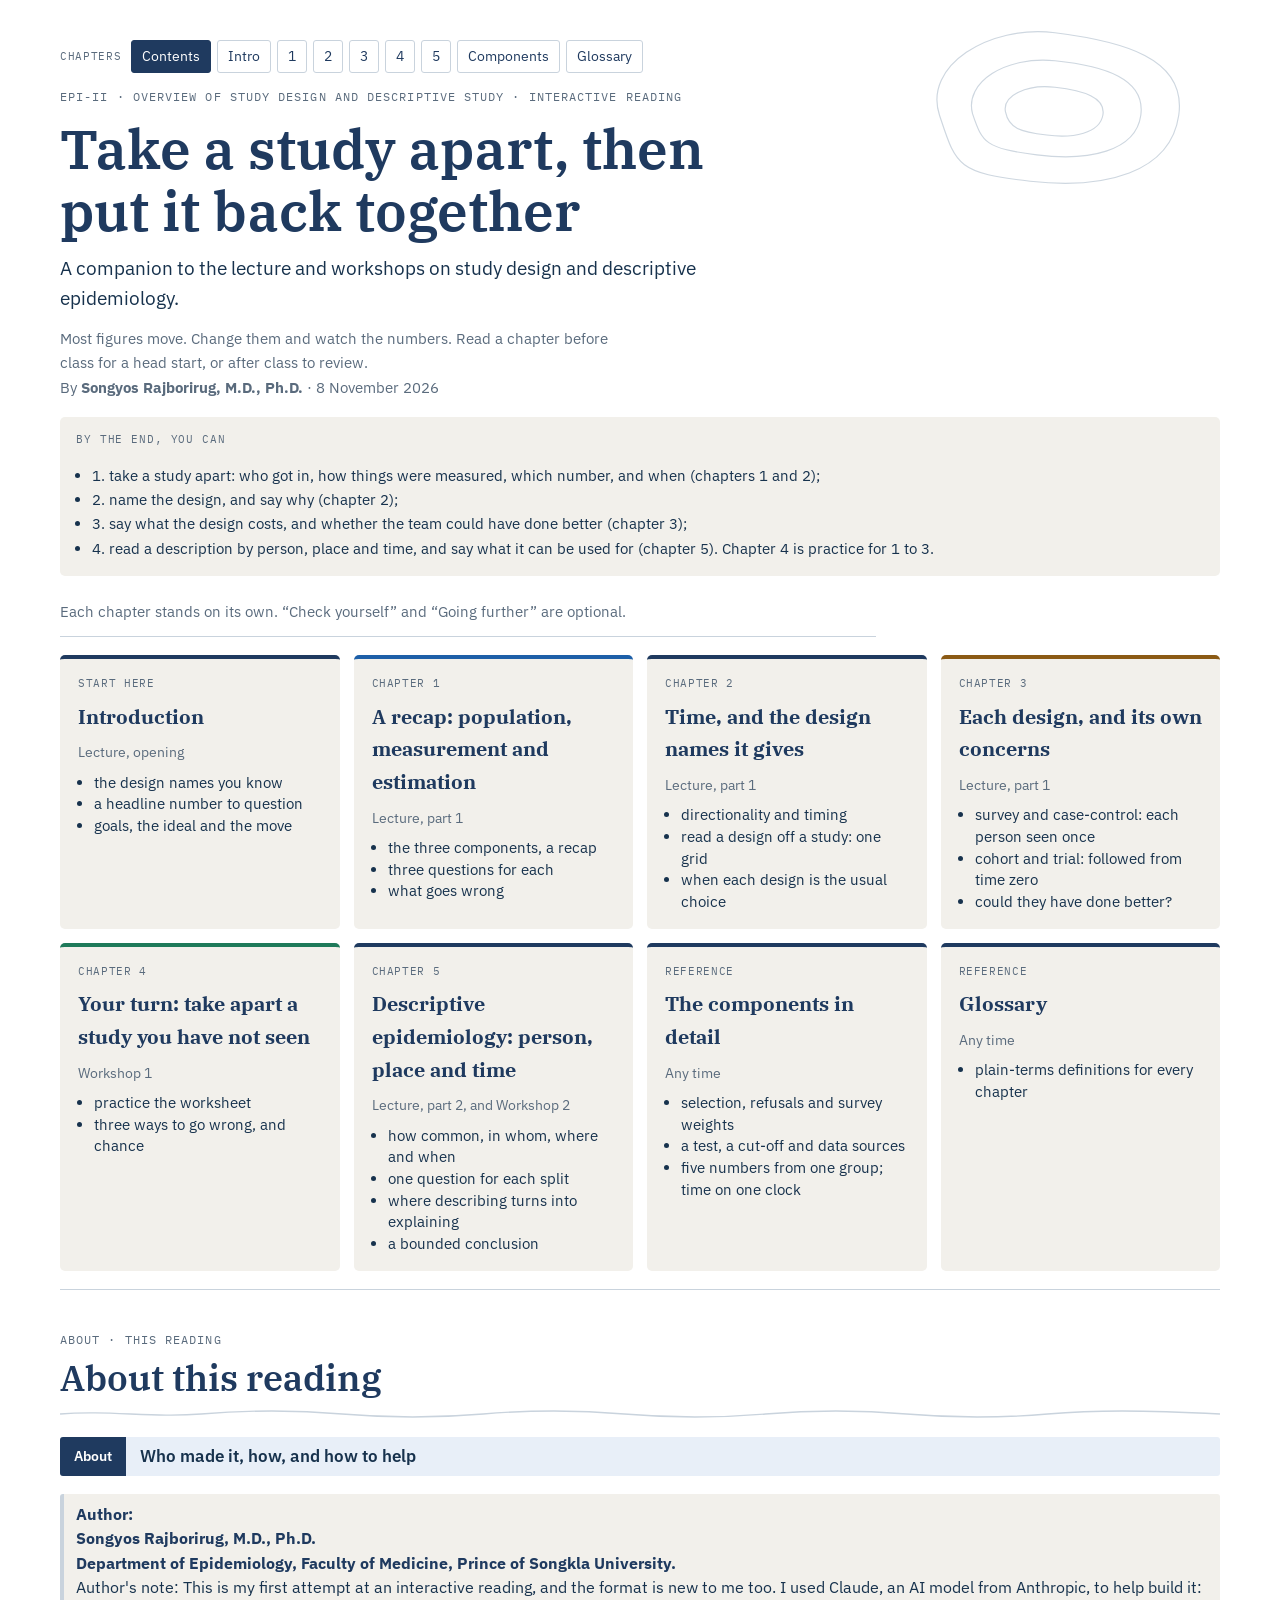
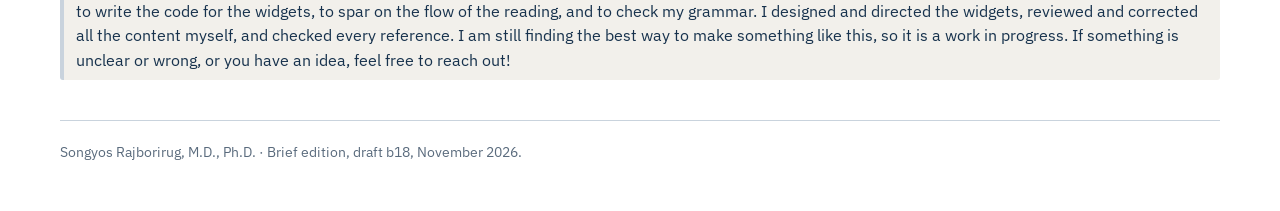
<file: index.html>
<!doctype html>
<html lang="en">
<head>
<meta charset="utf-8">
<meta name="viewport" content="width=device-width,initial-scale=1">
<title>Overview of study design and descriptive study</title>
<link rel="preconnect" href="https://fonts.googleapis.com">
<link rel="preconnect" href="https://fonts.gstatic.com" crossorigin>
<link rel="stylesheet" href="https://fonts.googleapis.com/css2?family=IBM+Plex+Mono:wght@400;500&family=IBM+Plex+Sans:wght@400;500;600;700&family=IBM+Plex+Serif:wght@400;600&display=swap">
<link rel="stylesheet" href="style.css">
</head>
<body>
<div class="terra terra-page" id="top">

<header class="terra-ph">
  <svg class="terra-ph-art" viewBox="0 0 400 240" aria-hidden="true">
    <path d="M60 130 C 40 70, 120 20, 200 30 S 360 60, 350 130 S 260 220, 170 210 S 80 190, 60 130 Z"/>
    <path d="M100 128 C 90 90, 140 58, 200 64 S 310 86, 304 130 S 240 186, 178 178 S 112 164, 100 128 Z"/>
    <path d="M140 126 C 136 106, 166 92, 200 96 S 262 108, 258 130 S 222 158, 190 154 S 144 146, 140 126 Z"/>
  </svg>
  <nav class="chbar" aria-label="Chapters"><span class="chbar-k">Chapters</span><a href="index.html" aria-current="page">Contents</a><a href="intro.html" title="Introduction: you know the designs; why take them apart?">Intro</a><a href="lens.html" title="A recap: population, measurement and estimation">1</a><a href="time.html" title="Time, and the design names it gives">2</a><a href="designs.html" title="Each design, and its own concerns">3</a><a href="your-turn.html" title="Your turn: take apart a study you have not seen">4</a><a href="describe.html" title="Descriptive epidemiology: person, place and time">5</a><a href="components.html" title="The components in detail">Components</a><a href="glossary.html">Glossary</a></nav>
  <p class="terra-kicker">EPI-II · Overview of study design and descriptive study · Interactive reading</p>
  <h1 class="terra-page-title">Take a study apart, then put it back together</h1>
  <p class="terra-lede">A companion to the lecture and workshops on study design and descriptive epidemiology.</p>
  <p class="terra-scope">Most figures move. Change them and watch the numbers. Read a chapter before class for a head start, or after class to review.<br>By <b>Songyos Rajborirug, M.D., Ph.D.</b> · 8 November 2026</p>
  <div class="recall hdr-aims"><span class="recall-k">By the end, you can</span><ul class="chk-list"><li>1. take a study apart: who got in, how things were measured, which number, and when (chapters 1 and 2);</li><li>2. name the design, and say why (chapter 2);</li><li>3. say what the design costs, and whether the team could have done better (chapter 3);</li><li>4. read a description by person, place and time, and say what it can be used for (chapter 5). Chapter 4 is practice for 1 to 3.</li></ul></div>
</header>

<p class="terra-scope">Each chapter stands on its own. “Check yourself” and “Going further” are optional.</p>
<div class="chcards"><a class="chcard terra-t-anchor" href="intro.html"><span class="k">Start here</span><b>Introduction</b><span class="when">Lecture, opening</span><ul><li>the design names you know</li><li>a headline number to question</li><li>goals, the ideal and the move</li></ul></a><a class="chcard terra-t-a" href="lens.html"><span class="k">Chapter 1</span><b>A recap: population, measurement and estimation</b><span class="when">Lecture, part 1</span><ul><li>the three components, a recap</li><li>three questions for each</li><li>what goes wrong</li></ul></a><a class="chcard terra-t-anchor" href="time.html"><span class="k">Chapter 2</span><b>Time, and the design names it gives</b><span class="when">Lecture, part 1</span><ul><li>directionality and timing</li><li>read a design off a study: one grid</li><li>when each design is the usual choice</li></ul></a><a class="chcard terra-t-c" href="designs.html"><span class="k">Chapter 3</span><b>Each design, and its own concerns</b><span class="when">Lecture, part 1</span><ul><li>survey and case-control: each person seen once</li><li>cohort and trial: followed from time zero</li><li>could they have done better?</li></ul></a><a class="chcard terra-t-b" href="your-turn.html"><span class="k">Chapter 4</span><b>Your turn: take apart a study you have not seen</b><span class="when">Workshop 1</span><ul><li>practice the worksheet</li><li>three ways to go wrong, and chance</li></ul></a><a class="chcard terra-t-anchor" href="describe.html"><span class="k">Chapter 5</span><b>Descriptive epidemiology: person, place and time</b><span class="when">Lecture, part 2, and Workshop 2</span><ul><li>how common, in whom, where and when</li><li>one question for each split</li><li>where describing turns into explaining</li><li>a bounded conclusion</li></ul></a><a class="chcard terra-t-anchor" href="components.html"><span class="k">Reference</span><b>The components in detail</b><span class="when">Any time</span><ul><li>selection, refusals and survey weights</li><li>a test, a cut-off and data sources</li><li>five numbers from one group; time on one clock</li></ul></a><a class="chcard terra-t-anchor" href="glossary.html"><span class="k">Reference</span><b>Glossary</b><span class="when">Any time</span><ul><li>plain-terms definitions for every chapter</li></ul></a></div>

<section class="terra-sec terra-t-anchor" id="sAbout" aria-labelledby="sAbout-t">
  <div class="terra-sec-head">
    <p class="terra-kicker">About · This reading</p>
    <h2 class="terra-sec-title" id="sAbout-t">About this reading</h2>
    <svg class="terra-sec-contour" viewBox="0 0 740 10" preserveAspectRatio="none" aria-hidden="true"><path d="M0 5 C 30 1, 60 9, 90 5 S 150 1, 180 5 S 240 9, 270 5 S 330 1, 360 5 S 420 9, 450 5 S 510 1, 540 5 S 600 9, 630 5 S 690 1, 740 5"/></svg>
  </div>
  <div class="terra-frame"><span class="terra-chip">About</span><span class="terra-frame-text">Who made it, how, and how to help</span></div>
      <p class="note-recall"><b>Author: <Br> Songyos Rajborirug, M.D., Ph.D. <br> Department of Epidemiology, Faculty of Medicine, Prince of Songkla University.</b> <br> Author's note: This is my first attempt at an interactive reading, and the format is new to me too. I used Claude, an AI model from Anthropic, to help build it: to write the code for the widgets, to spar on the flow of the reading, and to check my grammar. I designed and directed the widgets, reviewed and corrected all the content myself, and checked every reference. I am still finding the best way to make something like this, so it is a work in progress. If something is unclear or wrong, or you have an idea, feel free to reach out!</p>
</section>
<footer class="terra-foot">Songyos Rajborirug, M.D., Ph.D. · Brief edition, draft b18, November 2026.</footer>
</div>
<script src="app.js"></script>
</body>
</html>
</file>
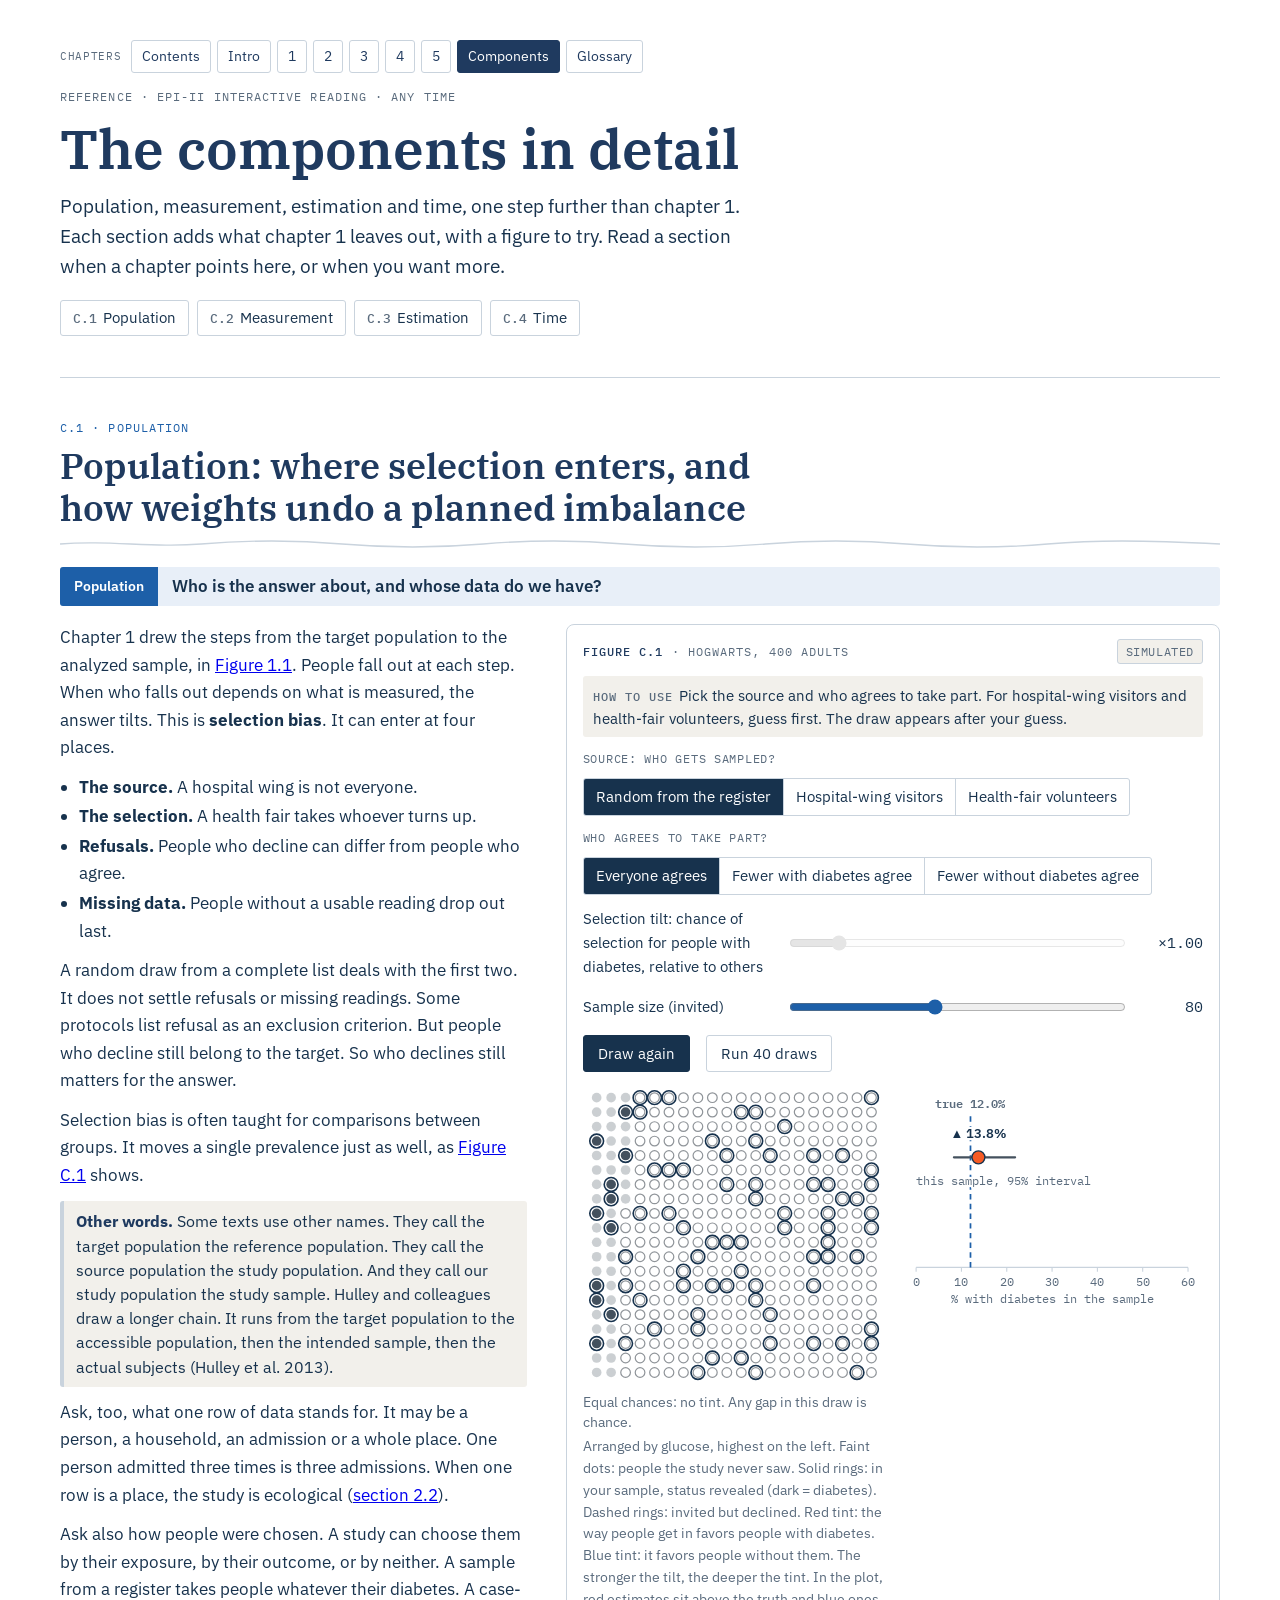
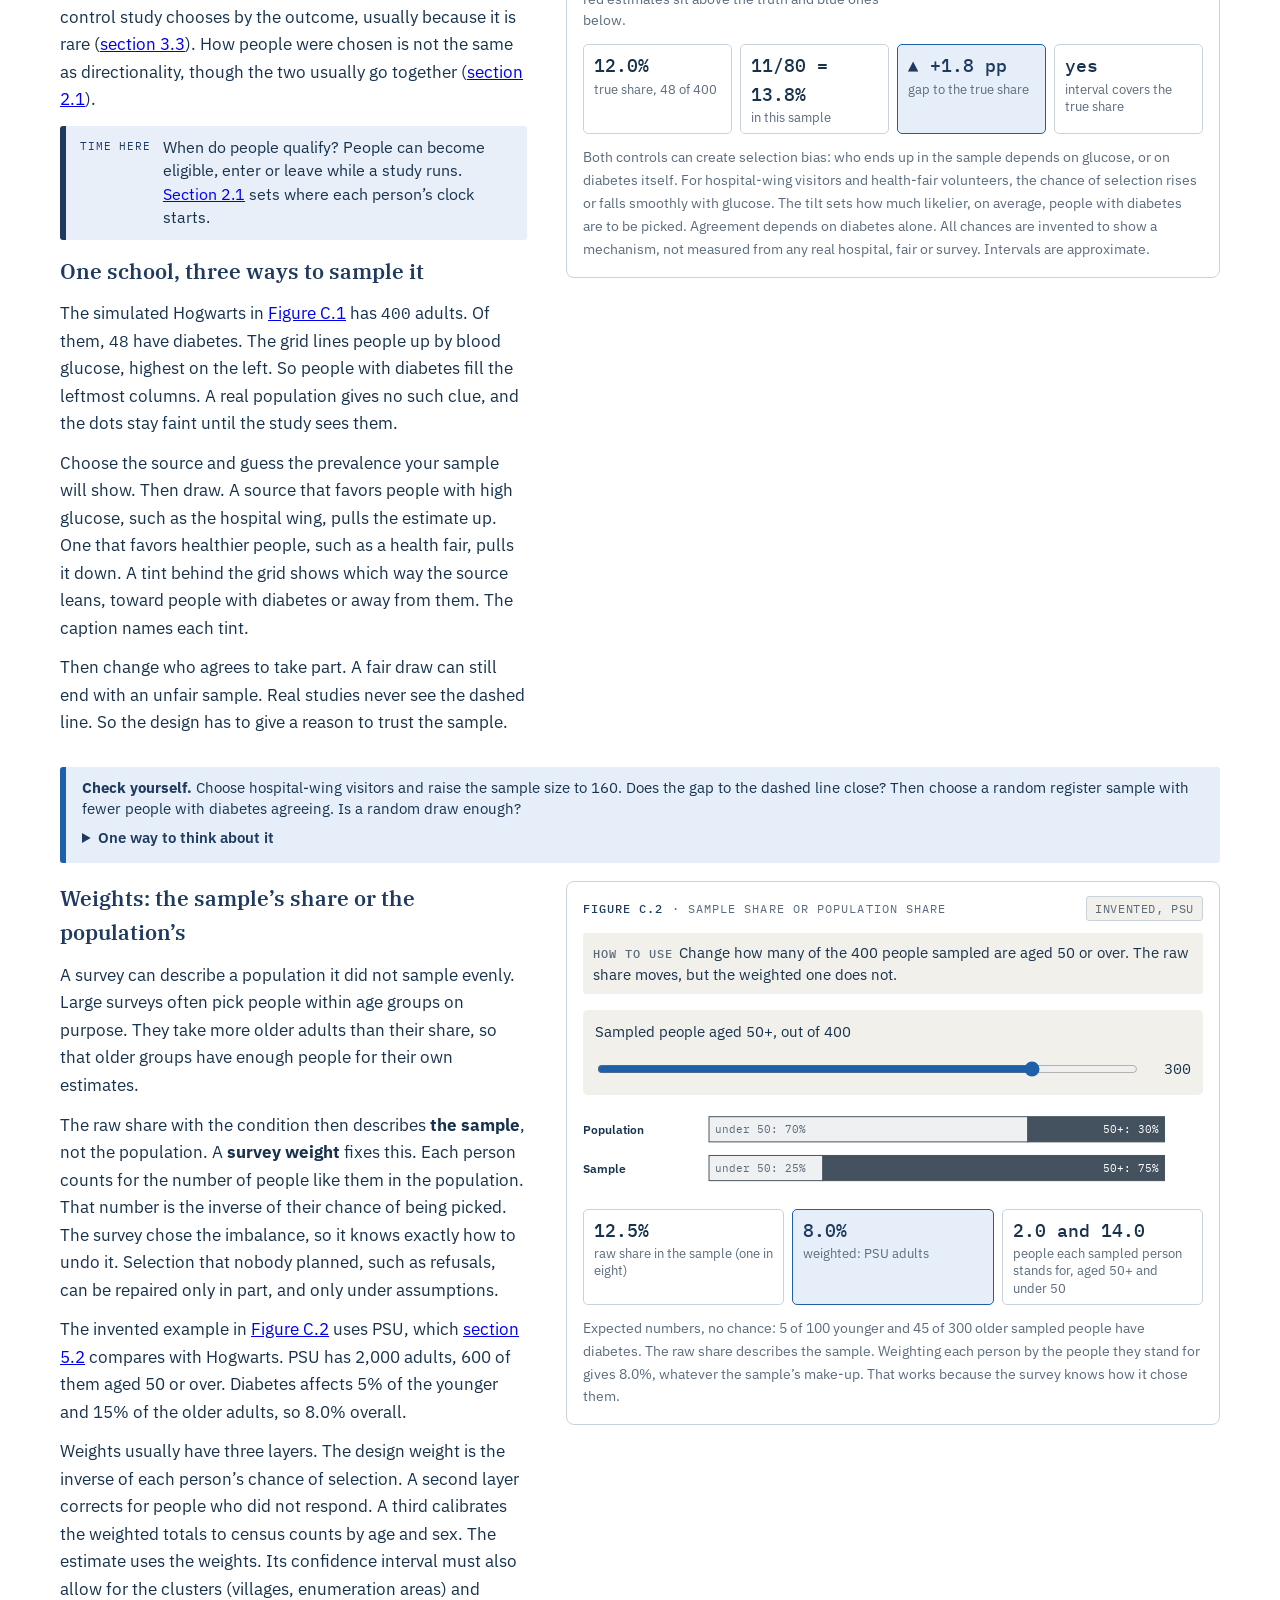
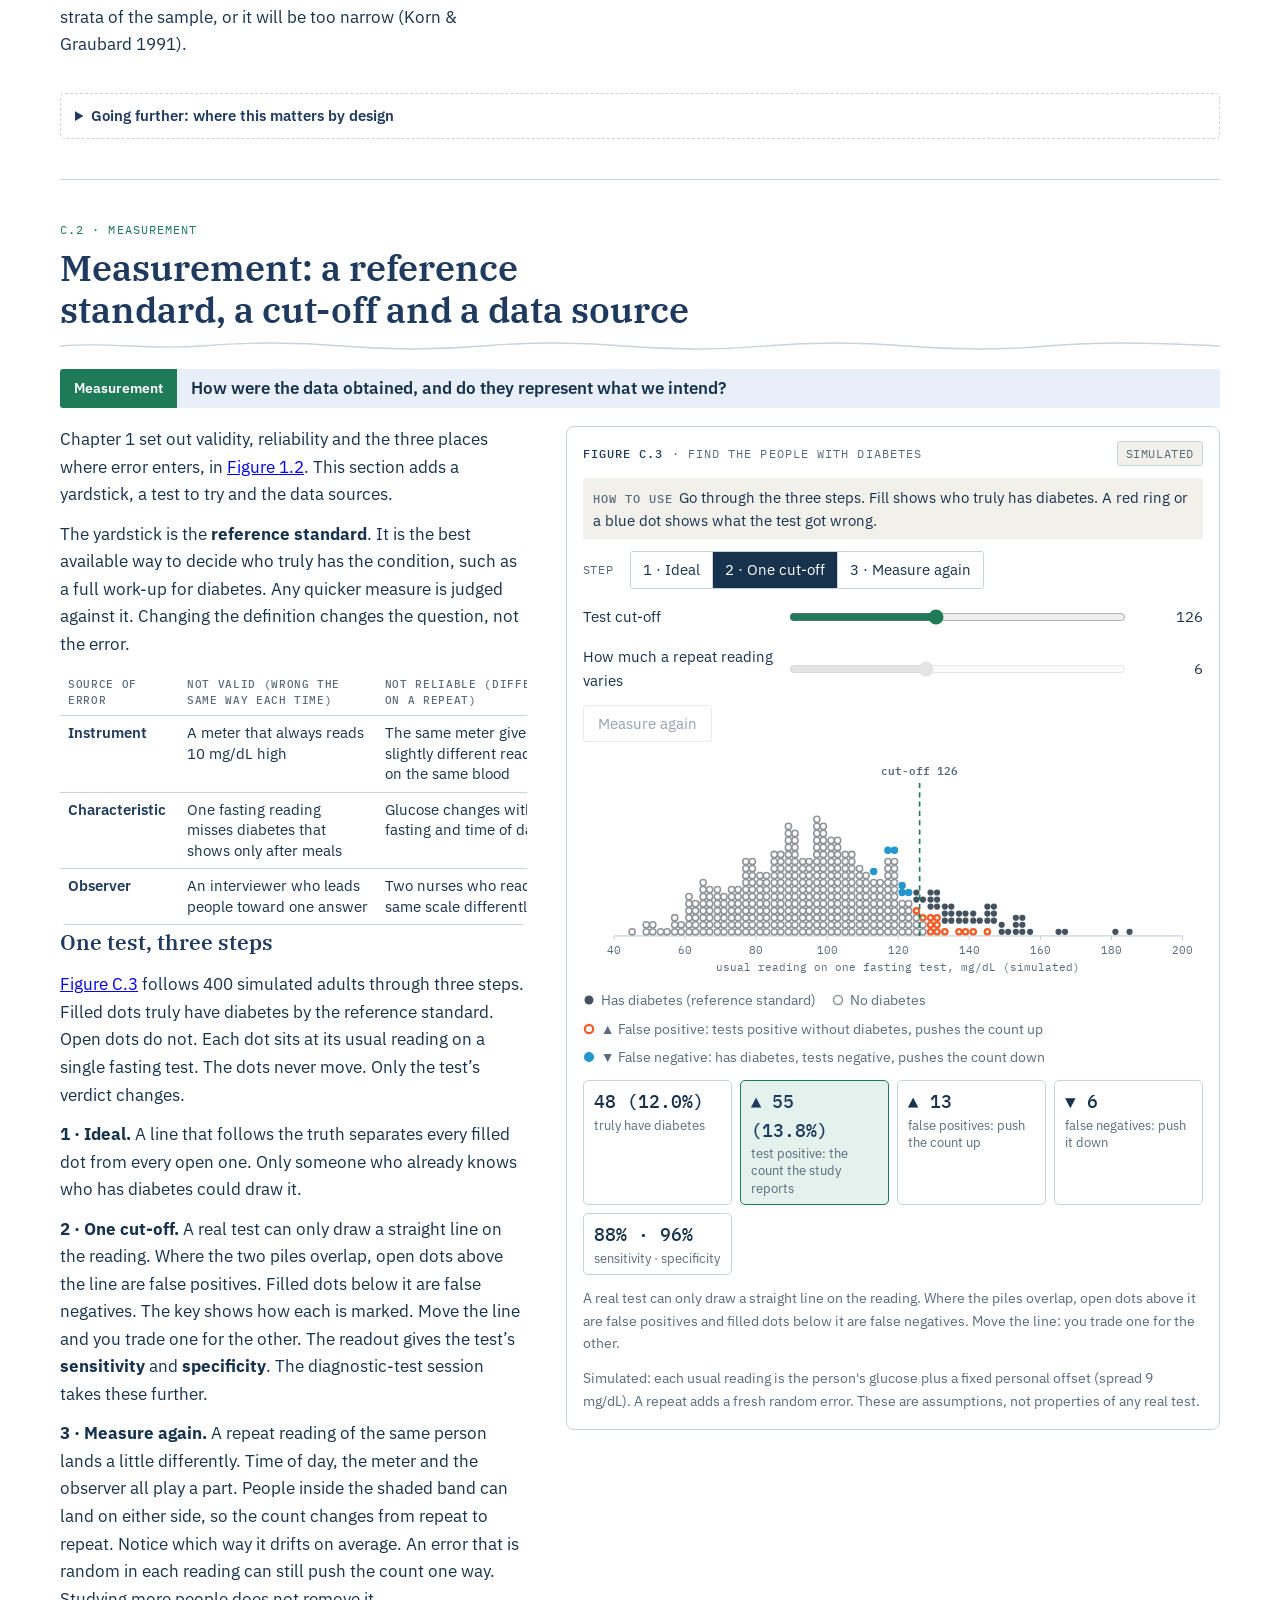
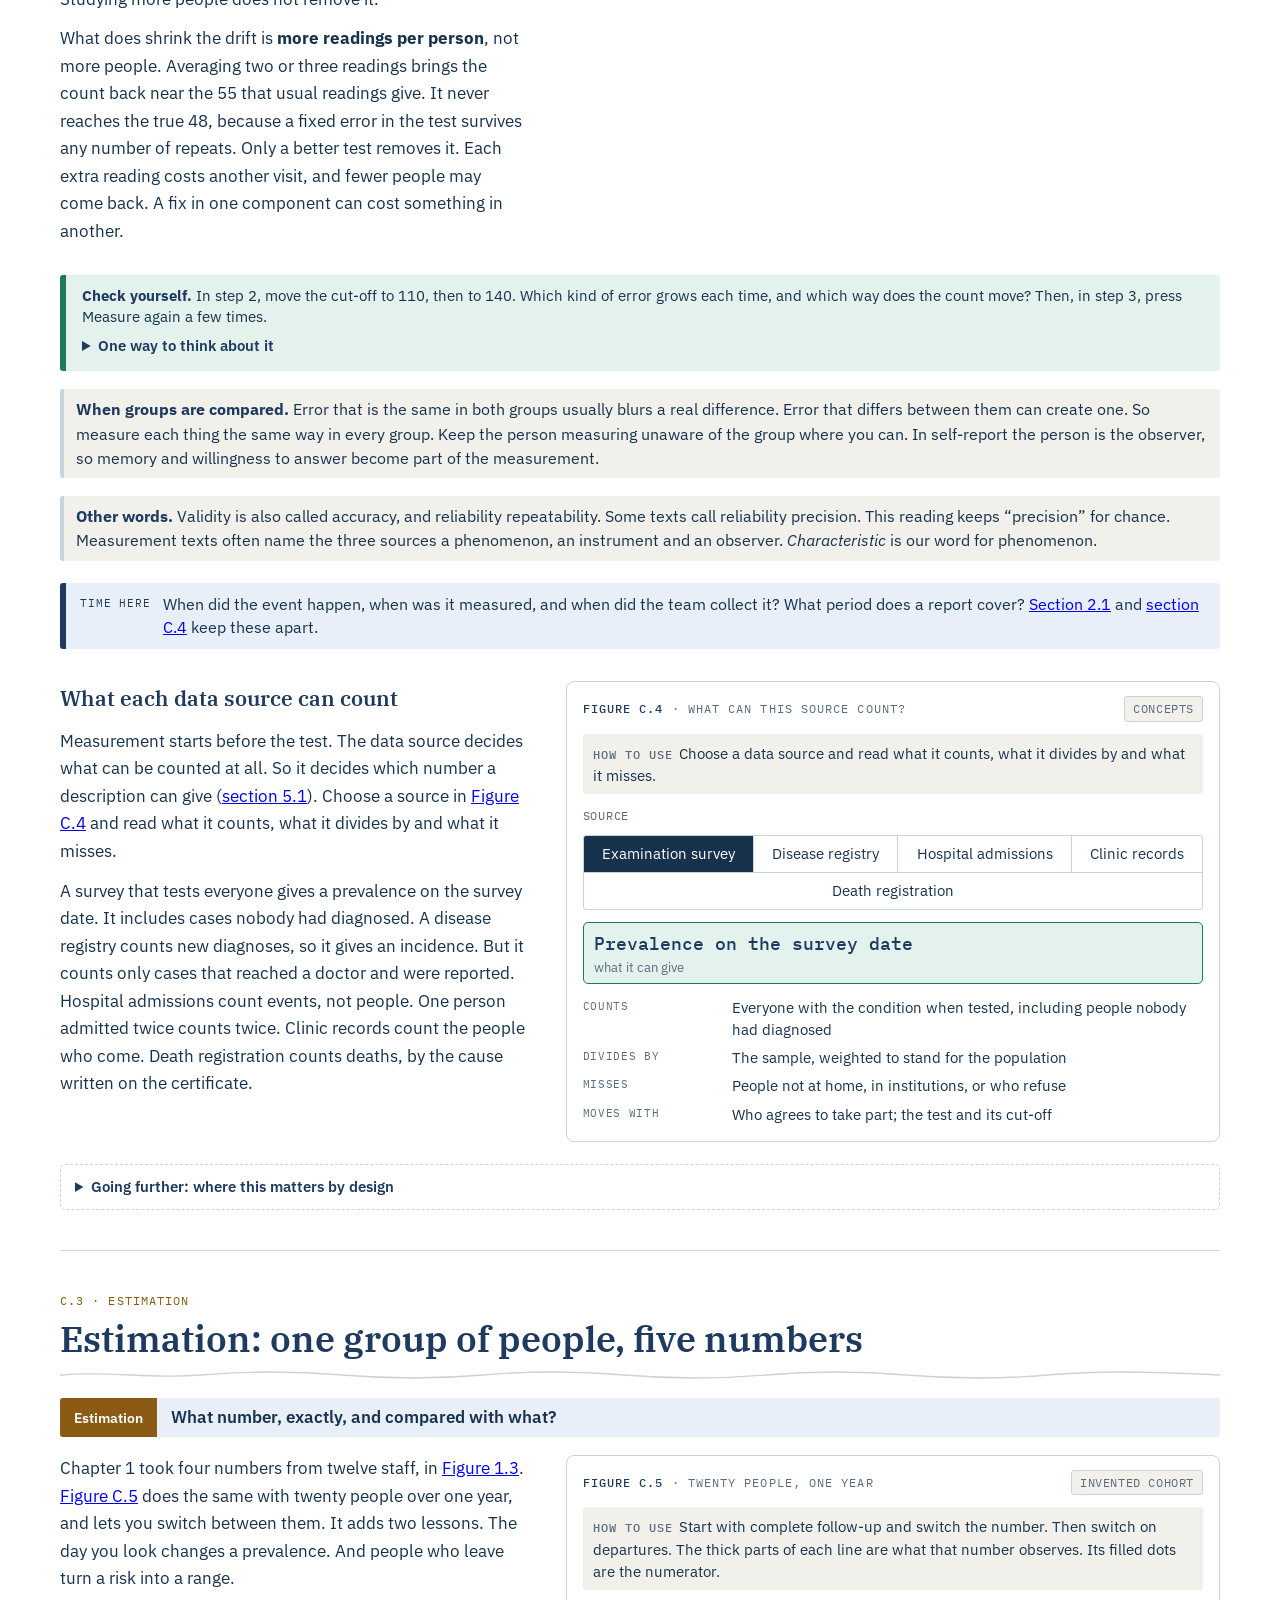
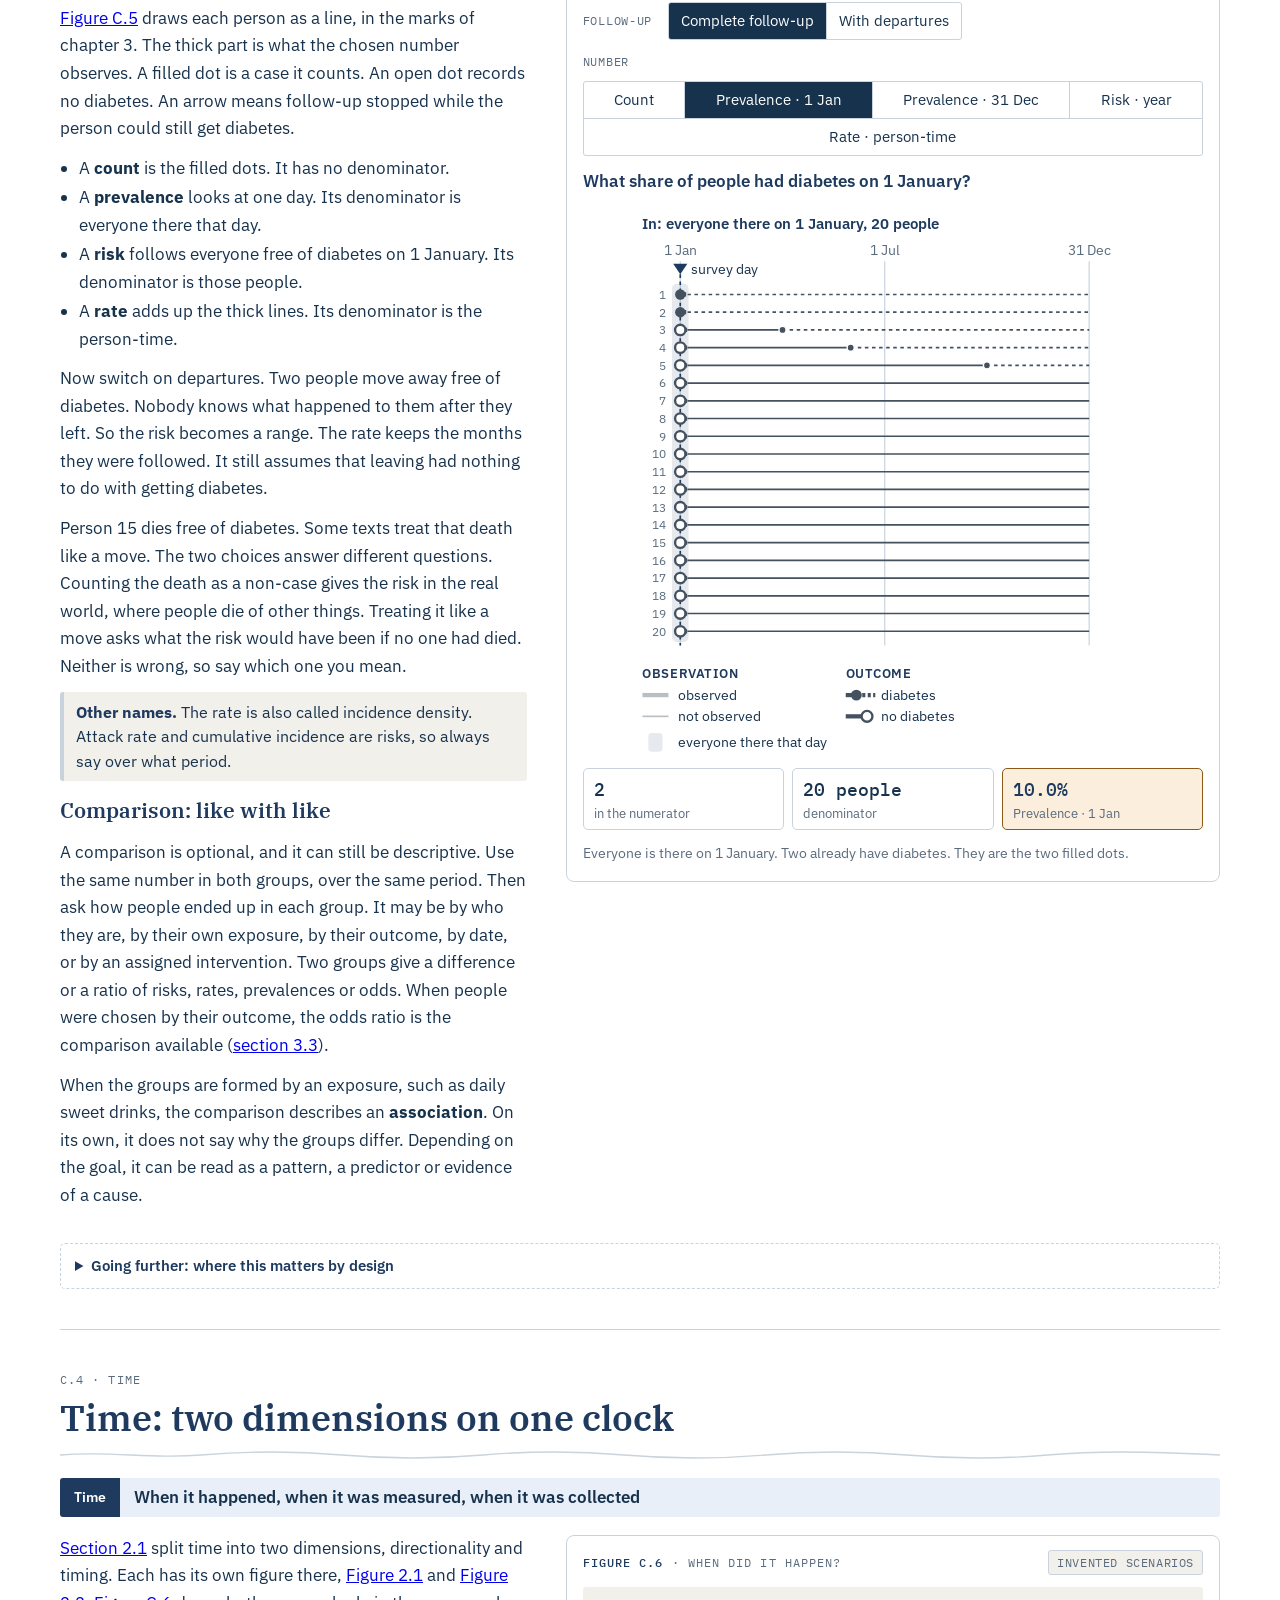
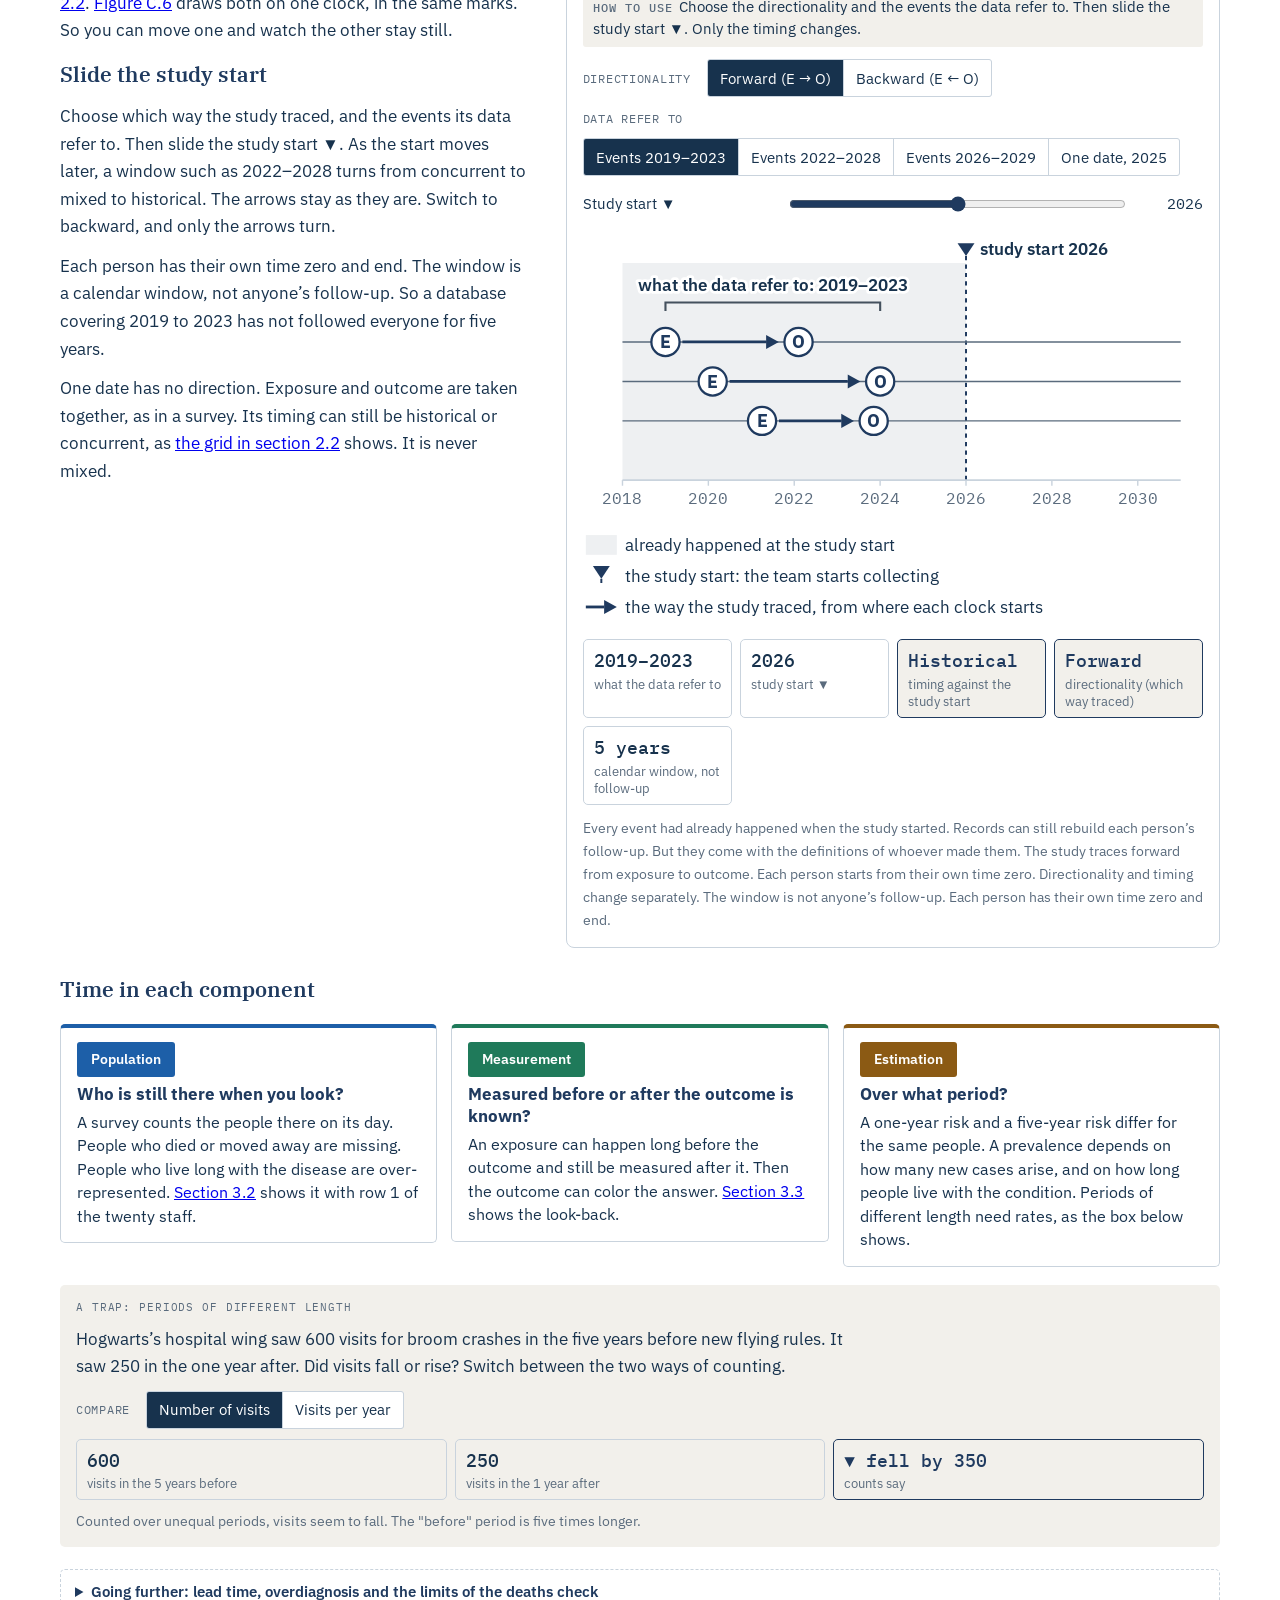
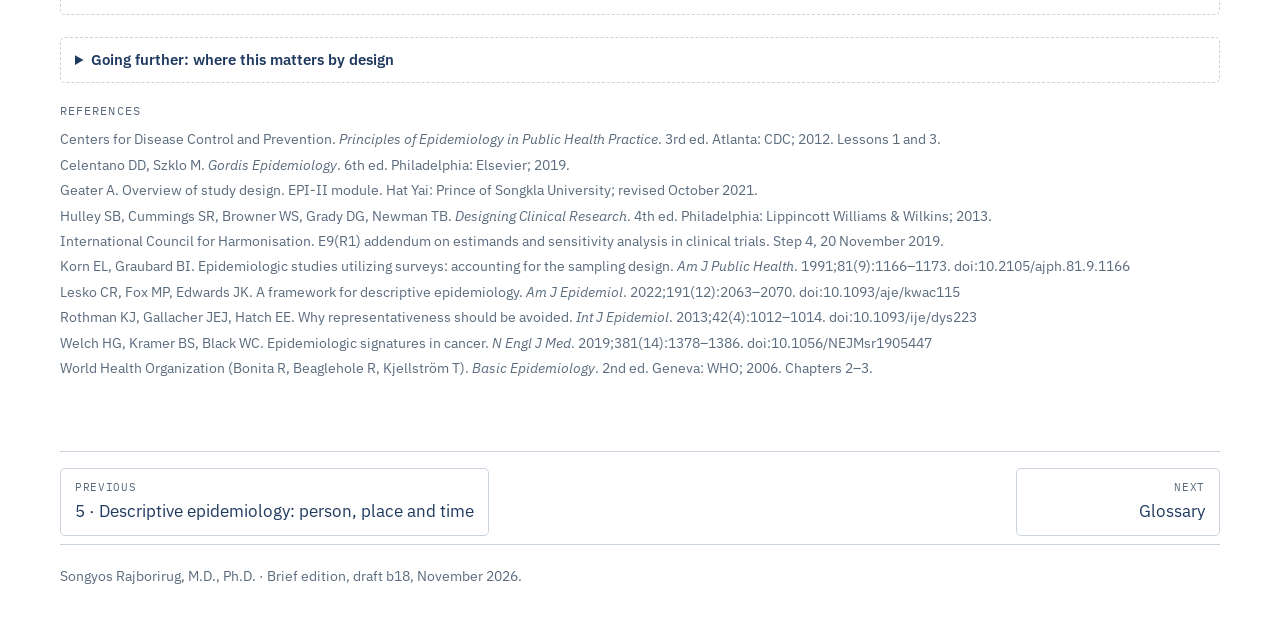
<file: components.html>
<!doctype html>
<html lang="en">
<head>
<meta charset="utf-8">
<meta name="viewport" content="width=device-width,initial-scale=1">
<title>The components in detail · Take a study apart</title>
<link rel="preconnect" href="https://fonts.googleapis.com">
<link rel="preconnect" href="https://fonts.gstatic.com" crossorigin>
<link rel="stylesheet" href="https://fonts.googleapis.com/css2?family=IBM+Plex+Mono:wght@400;500&family=IBM+Plex+Sans:wght@400;500;600;700&family=IBM+Plex+Serif:wght@400;600&display=swap">
<link rel="stylesheet" href="style.css">
</head>
<body>
<div class="terra terra-page" id="top">

<header class="terra-ph">
  <nav class="chbar" aria-label="Chapters"><span class="chbar-k">Chapters</span><a href="index.html">Contents</a><a href="intro.html" title="Introduction: you know the designs; why take them apart?">Intro</a><a href="lens.html" title="A recap: population, measurement and estimation">1</a><a href="time.html" title="Time, and the design names it gives">2</a><a href="designs.html" title="Each design, and its own concerns">3</a><a href="your-turn.html" title="Your turn: take apart a study you have not seen">4</a><a href="describe.html" title="Descriptive epidemiology: person, place and time">5</a><a href="components.html" aria-current="page" title="The components in detail">Components</a><a href="glossary.html">Glossary</a></nav>
  <p class="terra-kicker">Reference · EPI-II interactive reading · Any time</p>
  <h1 class="terra-page-title">The components in detail</h1>
  <p class="terra-lede">Population, measurement, estimation and time, one step further than chapter 1. Each section adds what chapter 1 leaves out, with a figure to try. Read a section when a chapter points here, or when you want more.</p>
  <ul class="terra-toc" aria-label="Sections in this chapter"><li><a href="#s4"><b>C.1</b> Population</a></li><li><a href="#s5"><b>C.2</b> Measurement</a></li><li><a href="#s6"><b>C.3</b> Estimation</a></li><li><a href="#c-time"><b>C.4</b> Time</a></li></ul>
</header>

<section class="terra-sec terra-t-a" id="s4" aria-labelledby="s4-t">
  <div class="terra-sec-head">
    <p class="terra-kicker">C.1 · Population</p>
    <h2 class="terra-sec-title" id="s4-t">Population: where selection enters, and how weights undo a planned imbalance</h2>
    <svg class="terra-sec-contour" viewBox="0 0 740 10" preserveAspectRatio="none" aria-hidden="true"><path d="M0 5 C 30 1, 60 9, 90 5 S 150 1, 180 5 S 240 9, 270 5 S 330 1, 360 5 S 420 9, 450 5 S 510 1, 540 5 S 600 9, 630 5 S 690 1, 740 5"/></svg>
  </div>
  <div class="terra-frame"><span class="terra-chip">Population</span><span class="terra-frame-text">Who is the answer about, and whose data do we have?</span></div>
  <div class="terra-split">
    <div class="terra-split-text">
      <p>Chapter 1 drew the steps from the target population to the analyzed sample, in <a href="lens.html#fig-pop">Figure 1.1</a>. People fall out at each step. When who falls out depends on what is measured, the answer tilts. This is <b>selection bias</b>. It can enter at four places.</p>
      <ul class="chk-list">
        <li><b>The source.</b> A hospital wing is not everyone.</li>
        <li><b>The selection.</b> A health fair takes whoever turns up.</li>
        <li><b>Refusals.</b> People who decline can differ from people who agree.</li>
        <li><b>Missing data.</b> People without a usable reading drop out last.</li>
      </ul>
      <p>A random draw from a complete list deals with the first two. It does not settle refusals or missing readings. Some protocols list refusal as an exclusion criterion. But people who decline still belong to the target. So who declines still matters for the answer.</p>
      <p>Selection bias is often taught for comparisons between groups. It moves a single prevalence just as well, as <a href="#w2">Figure C.1</a> shows.</p>
      <p class="note-recall"><b>Other words.</b> Some texts use other names. They call the target population the reference population. They call the source population the study population. And they call our study population the study sample. Hulley and colleagues draw a longer chain. It runs from the target population to the accessible population, then the intended sample, then the actual subjects (Hulley et al. 2013).</p>
      <p>Ask, too, what one row of data stands for. It may be a person, a household, an admission or a whole place. One person admitted three times is three admissions. When one row is a place, the study is ecological (<a href="time.html#s12">section 2.2</a>).</p>
      <p>Ask also how people were chosen. A study can choose them by their exposure, by their outcome, or by neither. A sample from a register takes people whatever their diabetes. A case-control study chooses by the outcome, usually because it is rare (<a href="designs.html#dz-cc">section 3.3</a>). How people were chosen is not the same as directionality, though the two usually go together (<a href="time.html#s7">section 2.1</a>).</p>
      <div class="t-here"><span class="t-here-k">Time here</span><span>When do people qualify? People can become eligible, enter or leave while a study runs. <a href="time.html#s7">Section 2.1</a> sets where each person’s clock starts.</span></div>
      <h3 class="sub-head">One school, three ways to sample it</h3>
      <p>The simulated Hogwarts in <a href="#w2">Figure C.1</a> has <span class="terra-num" data-fill="N">400</span> adults. Of them, <span class="terra-num" data-fill="TRUE_X">48</span> have diabetes. The grid lines people up by blood glucose, highest on the left. So people with diabetes fill the leftmost columns. A real population gives no such clue, and the dots stay faint until the study sees them.</p>
      <p>Choose the source and guess the prevalence your sample will show. Then draw. A source that favors people with high glucose, such as the hospital wing, pulls the estimate up. One that favors healthier people, such as a health fair, pulls it down. A tint behind the grid shows which way the source leans, toward people with diabetes or away from them. The caption names each tint.</p>
      <p>Then change who agrees to take part. A fair draw can still end with an unfair sample. Real studies never see the dashed line. So the design has to give a reason to trust the sample.</p>
    </div>
    <div class="terra-split-side">
<district-sample data-widget id="w2" data-figure="Figure C.1"><script type="application/json">{"id":"w2","title":"Hogwarts, 400 adults","status":"Simulated","how":"Pick the source and who agrees to take part. For hospital-wing visitors and health-fair volunteers, guess first. The draw appears after your guess.","sources":{"random":"Random from the register","clinic":"Hospital-wing visitors","fair":"Health-fair volunteers"},"agree":{"all":"Everyone agrees","lessD":"Fewer with diabetes agree","lessN":"Fewer without diabetes agree"},"caption":"Arranged by glucose, highest on the left. Faint dots: people the study never saw. Solid rings: in your sample, status revealed (dark = diabetes). Dashed rings: invited but declined. Red tint: the way people get in favors people with diabetes. Blue tint: it favors people without them. The stronger the tilt, the deeper the tint. In the plot, red estimates sit above the truth and blue ones below.","note":"Both controls can create selection bias: who ends up in the sample depends on glucose, or on diabetes itself. For hospital-wing visitors and health-fair volunteers, the chance of selection rises or falls smoothly with glucose. The tilt sets how much likelier, on average, people with diabetes are to be picked. Agreement depends on diabetes alone. All chances are invented to show a mechanism, not measured from any real hospital, fair or survey. Intervals are approximate.","words":{"source_label":"Source: who gets sampled?","agree_label":"Who agrees to take part?","tilt_label":"Selection tilt: chance of selection for people with diabetes, relative to others","size_label":"Sample size (invited)","guess_label":"Diabetes prevalence in this sample will be","source_group":"Who gets sampled","agree_group":"Who agrees to take part","guess_group":"My guess","guess_up":"Higher than the true value","guess_flat":"About right","guess_down":"Lower than the true value","skip":"Show without guessing","draw":"Draw again","batch":"Run {n} draws","grid_label":"Grid of {n} adults arranged by glucose, highest on the left; people with diabetes fill the left columns, shown faintly until sampled","plot_label":"Estimate against truth","plot_shown":"Sample estimate {est} against true value {truth}","plot_hidden":"True value {truth}. The sample appears after your guess.","lean_none":"Equal chances: no tint. Any gap in this draw is chance.","red_tint":"Red tint","lean_up":": the way people get in favors people with diabetes, so estimates are pulled up.","blue_tint":"Blue tint","lean_down":": the way people get in favors people without diabetes, so estimates are pulled down.","axis":"% with diabetes in the sample","true_mark":"true {p}","this_sample":"this sample, 95% interval","guess_first":"guess first: the draw appears here","batch_mark":"{n} draws, same settings","gap_value":"{gap} pp","true_share":"true share, {x} of {n}","in_sample":"in this sample","gap":"gap to the true share","covers":"interval covers the true share","yes":"yes","no":"no","invited_agreed":"invited → agreed","batch_label":"of {n} draws, gap larger than {cut} pp","guess_wait":"this sample: make your guess first","fb_hidden":"Will people with diabetes be over- or under-represented here? Make a guess to see the draw.","fb_skipped":"Shown without a guess. Which way did the selection tilt this draw, and would {n} draws agree?","fb_match":"Your guess matches the tilt you set. ","fb_miss":"The settings you chose point to a reading that is {expected}. ","fb_landed":"This draw landed {gap}.","expect_up":"higher","expect_flat":"about right","expect_down":"lower"}}</script></district-sample>
    </div>
  </div>
  <div class="terra-callout"><div class="terra-callout-body"><span class="terra-callout-lead">Check yourself.</span> Choose hospital-wing visitors and raise the sample size to 160. Does the gap to the dashed line close? Then choose a random register sample with fewer people with diabetes agreeing. Is a random draw enough?
    <details class="chk"><summary>One way to think about it</summary><p>No, in both cases. With hospital-wing visitors, the interval narrows, but it stays centered above the true share. A larger sample from the same source repeats the same selection. With a random register sample and fewer people with diabetes agreeing, the invitation was fair, but the people who answered are not. So most draws land below the true share. Precision measures chance. It cannot measure who was more likely to be seen or to say yes.</p></details></div></div>
  <div class="terra-split">
    <div class="terra-split-text">
      <h3 class="sub-head" id="c-weights">Weights: the sample’s share or the population’s</h3>
      <p>A survey can describe a population it did not sample evenly. Large surveys often pick people within age groups on purpose. They take more older adults than their share, so that older groups have enough people for their own estimates.</p>
      <p>The raw share with the condition then describes <b>the sample</b>, not the population. A <b>survey weight</b> fixes this. Each person counts for the number of people like them in the population. That number is the inverse of their chance of being picked. The survey chose the imbalance, so it knows exactly how to undo it. Selection that nobody planned, such as refusals, can be repaired only in part, and only under assumptions.</p>
      <p>The invented example in <a href="#w16">Figure C.2</a> uses PSU, which <a href="describe.html#s15">section 5.2</a> compares with Hogwarts. PSU has 2,000 adults, 600 of them aged 50 or over. Diabetes affects 5% of the younger and 15% of the older adults, so 8.0% overall.</p>
      <p>Weights usually have three layers. The design weight is the inverse of each person’s chance of selection. A second layer corrects for people who did not respond. A third calibrates the weighted totals to census counts by age and sex. The estimate uses the weights. Its confidence interval must also allow for the clusters (villages, enumeration areas) and strata of the sample, or it will be too narrow (Korn &amp; Graubard 1991).</p>
    </div>
    <div class="terra-split-side">
<survey-weights data-widget id="w16" data-figure="Figure C.2"><script type="application/json">{"id":"w16","title":"Sample share or population share","status":"Invented, PSU","how":"Change how many of the 400 people sampled are aged 50 or over. The raw share moves, but the weighted one does not.","words":{"slider":"Sampled people aged 50+, out of 400","figure":"Sample make-up against population make-up","figure_now":"Population {population}% aged 50+; sample {sample}% aged 50+.","population":"Population","sample":"Sample","under_50":"under 50: {pct}%","over_50":"50+: {pct}%","raw":"raw share in the sample","raw_eighth":"raw share in the sample (one in eight)","weighted":"weighted: PSU adults","stands_value":"{older} and {younger}","stands_for":"people each sampled person stands for, aged 50+ and under 50","note":"Expected numbers, no chance: {cases_young} of {young} younger and {cases_old} of {old} older sampled people have diabetes. The raw share describes the sample. Weighting each person by the people they stand for gives {truth}, whatever the sample’s make-up. That works because the survey knows how it chose them."}}</script></survey-weights>
    </div>
  </div>
  <details class="chk more"><summary>Going further: where this matters by design</summary><p>Who gets seen in a survey (<a href="designs.html#dz-survey">3.2</a>), where a case-control study’s controls come from (<a href="designs.html#dz-cc">3.3</a>), who leaves a cohort (<a href="designs.html#dz-cohort">3.4</a>) and whom a trial’s volunteers stand for (<a href="designs.html#dz-trial">3.5</a>).</p></details>
</section>

<section class="terra-sec terra-t-b" id="s5" aria-labelledby="s5-t">
  <div class="terra-sec-head">
    <p class="terra-kicker">C.2 · Measurement</p>
    <h2 class="terra-sec-title" id="s5-t">Measurement: a reference standard, a cut-off and a data source</h2>
    <svg class="terra-sec-contour" viewBox="0 0 740 10" preserveAspectRatio="none" aria-hidden="true"><path d="M0 5 C 30 1, 60 9, 90 5 S 150 1, 180 5 S 240 9, 270 5 S 330 1, 360 5 S 420 9, 450 5 S 510 1, 540 5 S 600 9, 630 5 S 690 1, 740 5"/></svg>
  </div>
  <div class="terra-frame"><span class="terra-chip">Measurement</span><span class="terra-frame-text">How were the data obtained, and do they represent what we intend?</span></div>
  <div class="terra-split">
    <div class="terra-split-text">
      <p>Chapter 1 set out validity, reliability and the three places where error enters, in <a href="lens.html#fig-meas">Figure 1.2</a>. This section adds a yardstick, a test to try and the data sources.</p>
      <p>The yardstick is the <b>reference standard</b>. It is the best available way to decide who truly has the condition, such as a full work-up for diabetes. Any quicker measure is judged against it. Changing the definition changes the question, not the error.</p>
  <div class="scrollx"><table class="mtab">
      <thead><tr><th>Source of error</th><th>Not valid (wrong the same way each time)</th><th>Not reliable (different on a repeat)</th></tr></thead>
      <tbody>
        <tr><td>Instrument</td><td>A meter that always reads 10 mg/dL high</td><td>The same meter gives slightly different readings on the same blood</td></tr>
        <tr><td>Characteristic</td><td>One fasting reading misses diabetes that shows only after meals</td><td>Glucose changes with fasting and time of day</td></tr>
        <tr><td>Observer</td><td>An interviewer who leads people toward one answer</td><td>Two nurses who read the same scale differently</td></tr>
      </tbody></table></div>
      <h3 class="sub-head">One test, three steps</h3>
      <p><a href="#w3">Figure C.3</a> follows 400 simulated adults through three steps. Filled dots truly have diabetes by the reference standard. Open dots do not. Each dot sits at its usual reading on a single fasting test. The dots never move. Only the test’s verdict changes.</p>
      <p><b>1 · Ideal.</b> A line that follows the truth separates every filled dot from every open one. Only someone who already knows who has diabetes could draw it.</p>
      <p><b>2 · One cut-off.</b> A real test can only draw a straight line on the reading. Where the two piles overlap, open dots above the line are false positives. Filled dots below it are false negatives. The key shows how each is marked. Move the line and you trade one for the other. The readout gives the test’s <b>sensitivity</b> and <b>specificity</b>. The diagnostic-test session takes these further.</p>
      <p><b>3 · Measure again.</b> A repeat reading of the same person lands a little differently. Time of day, the meter and the observer all play a part. People inside the shaded band can land on either side, so the count changes from repeat to repeat. Notice which way it drifts on average. An error that is random in each reading can still push the count one way. Studying more people does not remove it.</p>
      <p>What does shrink the drift is <b>more readings per person</b>, not more people. Averaging two or three readings brings the count back near the 55 that usual readings give. It never reaches the true 48, because a fixed error in the test survives any number of repeats. Only a better test removes it. Each extra reading costs another visit, and fewer people may come back. A fix in one component can cost something in another.</p>
    </div>
    <div class="terra-split-side">
<diabetes-test data-widget id="w3" data-figure="Figure C.3"><script type="application/json">{"id":"w3","title":"Find the people with diabetes","status":"Simulated","how":"Go through the three steps. Fill shows who truly has diabetes. A red ring or a blue dot shows what the test got wrong.","note":"Simulated: each usual reading is the person's glucose plus a fixed personal offset (spread 9 mg/dL). A repeat adds a fresh random error. These are assumptions, not properties of any real test.","words":{"step":"Step","step_ideal":"1 · Ideal","step_cut":"2 · One cut-off","step_again":"3 · Measure again","cut_label":"Test cut-off","sd_label":"How much a repeat reading varies","again":"Measure again","swipe":"Swipe the figure sideways to see all of it.","svg_label":"{n} adults stacked by their usual test reading","svg_ideal":"{n} adults stacked by usual reading; a line that follows the truth separates all {x} people with diabetes from everyone else.","svg_cut":"Cut-off {cut}: {m} test positive against {x} with diabetes; {fp} false positives, {fn} false negatives.","legend":"Legend","key_case":"Has diabetes (reference standard)","key_no":"No diabetes","key_fp":"False positive: tests positive without diabetes, pushes the count up","key_fn":"False negative: has diabetes, tests negative, pushes the count down","axis":"usual reading on one fasting test, mg/dL (simulated)","ideal_mark":"above the line: test positive","cut_mark":"cut-off {cut}","truly":"truly have diabetes","pos_ideal":"test positive: everyone with diabetes, and only them","pos_cut":"test positive: the count the study reports","fp_fn":"false positives · false negatives","fp":"false positives: push the count up","fn":"false negatives: push it down","sens_spec":"sensitivity · specificity","avg":"average count over {reps} repeats (usual readings give {usual})","note_ideal":"Every filled dot sits above the line and every open dot below it. Only someone who already knows who has diabetes could draw this line.","note_cut":"A real test can only draw a straight line on the reading. Where the piles overlap, open dots above it are false positives and filled dots below it are false negatives. Move the line: you trade one for the other.","note_still":"With no repeat variation every repeat gives the same answer. Raise the variation, then press Measure again.","note_again":"Each press measures everyone again. Dots inside the shaded band can land on either side, so the count changes from repeat to repeat. Over {reps} repeats the average is {avg}, against {usual} from usual readings. The error is random in each reading, {drift}","drift_up":"yet it pulls the count up. More people without diabetes sit just below the line than people with it just above.","drift_down":"yet it pulls the count down.","drift_flat":"and the count stays roughly balanced."}}</script></diabetes-test>
    </div>
  </div>
  <div class="terra-callout"><div class="terra-callout-body"><span class="terra-callout-lead">Check yourself.</span> In step 2, move the cut-off to 110, then to 140. Which kind of error grows each time, and which way does the count move? Then, in step 3, press Measure again a few times.
    <details class="chk"><summary>One way to think about it</summary><p>At 126 the test counts 55 against the 48 who truly have diabetes. That is 13 false positives and 6 false negatives, so the count is pushed up. At 110 it finds everyone with diabetes, but false positives rise to 75 and the count to 123. At 140 false positives almost vanish (2), but false negatives rise to 25 and the count falls to 25. No line is right in general. Screening may favor the low line, and confirming a diagnosis the high one. In step 3 the count changes with every repeat, mostly a little above 55, and averages about 57. The error is random in each reading, yet it pulls the count one way. Studying more people would not remove it. Averaging two or three readings per person would shrink it, though never to 48, because the test’s fixed error remains.</p></details></div></div>
      <p class="note-recall"><b>When groups are compared.</b> Error that is the same in both groups usually blurs a real difference. Error that differs between them can create one. So measure each thing the same way in every group. Keep the person measuring unaware of the group where you can. In self-report the person is the observer, so memory and willingness to answer become part of the measurement.</p>
      <p class="note-recall"><b>Other words.</b> Validity is also called accuracy, and reliability repeatability. Some texts call reliability precision. This reading keeps “precision” for chance. Measurement texts often name the three sources a phenomenon, an instrument and an observer. <i>Characteristic</i> is our word for phenomenon.</p>
      <div class="t-here"><span class="t-here-k">Time here</span><span>When did the event happen, when was it measured, and when did the team collect it? What period does a report cover? <a href="time.html#s7">Section 2.1</a> and <a href="#c-time">section C.4</a> keep these apart.</span></div>
  <div class="terra-split">
    <div class="terra-split-text">
      <h3 class="sub-head" id="c-sources">What each data source can count</h3>
      <p>Measurement starts before the test. The data source decides what can be counted at all. So it decides which number a description can give (<a href="describe.html#s14">section 5.1</a>). Choose a source in <a href="#w13">Figure C.4</a> and read what it counts, what it divides by and what it misses.</p>
      <p>A survey that tests everyone gives a prevalence on the survey date. It includes cases nobody had diagnosed. A disease registry counts new diagnoses, so it gives an incidence. But it counts only cases that reached a doctor and were reported. Hospital admissions count events, not people. One person admitted twice counts twice. Clinic records count the people who come. Death registration counts deaths, by the cause written on the certificate.</p>
    </div>
    <div class="terra-split-side">
<source-count data-widget id="w13" data-figure="Figure C.4"><script type="application/json">{"id":"w13","title":"What can this source count?","status":"Concepts","how":"Choose a data source and read what it counts, what it divides by and what it misses.","words":{"source":"Source","counts":"Counts","divides_by":"Divides by","misses":"Misses","moves_with":"Moves with","gives":"what it can give"},"sources":{"survey":{"label":"Examination survey","gives":"Prevalence on the survey date","counts":"Everyone with the condition when tested, including people nobody had diagnosed","divides_by":"The sample, weighted to stand for the population","misses":"People not at home, in institutions, or who refuse","moves_with":"Who agrees to take part; the test and its cut-off"},"registry":{"label":"Disease registry","gives":"New diagnosed cases: incidence","counts":"New cases diagnosed and reported in a defined area","divides_by":"Population counts for the same area and years","misses":"Cases never diagnosed or never reported","moves_with":"Screening, case definitions, reporting completeness"},"admit":{"label":"Hospital admissions","gives":"Admissions: events, not people","counts":"Admissions; one person admitted twice counts twice","divides_by":"A population count only if every admission comes from it","misses":"Outpatient care, and hospitals that do not report","moves_with":"Beds, admission policy, coding"},"clinic":{"label":"Clinic records","gives":"People who attend","counts":"People who came, with whatever the clinic recorded","divides_by":"A catchment population, which is often hard to define","misses":"People who never attend","moves_with":"Access, opening hours, cost, what the clinic offers"},"death":{"label":"Death registration","gives":"Deaths by certified cause","counts":"Registered deaths, by the cause written on the certificate","divides_by":"Population counts for the same area and years","misses":"Unregistered deaths; vague or wrong causes","moves_with":"Certification practice, ICD revisions, registration coverage"}}}</script></source-count>
    </div>
  </div>
  <details class="chk more"><summary>Going further: where this matters by design</summary><p>A survey’s test and cut-off (<a href="designs.html#dz-survey">3.2</a>), recall in a case-control study (<a href="designs.html#dz-cc">3.3</a>) and a cohort’s records or protocol (<a href="designs.html#dz-cohort">3.4</a>).</p></details>
</section>

<section class="terra-sec terra-t-c" id="s6" aria-labelledby="s6-t">
  <div class="terra-sec-head">
    <p class="terra-kicker">C.3 · Estimation</p>
    <h2 class="terra-sec-title" id="s6-t">Estimation: one group of people, five numbers</h2>
    <svg class="terra-sec-contour" viewBox="0 0 740 10" preserveAspectRatio="none" aria-hidden="true"><path d="M0 5 C 30 1, 60 9, 90 5 S 150 1, 180 5 S 240 9, 270 5 S 330 1, 360 5 S 420 9, 450 5 S 510 1, 540 5 S 600 9, 630 5 S 690 1, 740 5"/></svg>
  </div>
  <div class="terra-frame"><span class="terra-chip">Estimation</span><span class="terra-frame-text">What number, exactly, and compared with what?</span></div>
  <div class="terra-split">
    <div class="terra-split-text">
      <p>Chapter 1 took four numbers from twelve staff, in <a href="lens.html#fig-est">Figure 1.3</a>. <a href="#w23">Figure C.5</a> does the same with twenty people over one year, and lets you switch between them. It adds two lessons. The day you look changes a prevalence. And people who leave turn a risk into a range.</p>
      <p><a href="#w23">Figure C.5</a> draws each person as a line, in the marks of chapter 3. The thick part is what the chosen number observes. A filled dot is a case it counts. An open dot records no diabetes. An arrow means follow-up stopped while the person could still get diabetes.</p>
      <ul class="chk-list">
        <li>A <b>count</b> is the filled dots. It has no denominator.</li>
        <li>A <b>prevalence</b> looks at one day. Its denominator is everyone there that day.</li>
        <li>A <b>risk</b> follows everyone free of diabetes on 1 January. Its denominator is those people.</li>
        <li>A <b>rate</b> adds up the thick lines. Its denominator is the person-time.</li>
      </ul>
      <p>Now switch on departures. Two people move away free of diabetes. Nobody knows what happened to them after they left. So the risk becomes a range. The rate keeps the months they were followed. It still assumes that leaving had nothing to do with getting diabetes.</p>
      <p>Person 15 dies free of diabetes. Some texts treat that death like a move. The two choices answer different questions. Counting the death as a non-case gives the risk in the real world, where people die of other things. Treating it like a move asks what the risk would have been if no one had died. Neither is wrong, so say which one you mean.</p>
      <p class="note-recall"><b>Other names.</b> The rate is also called incidence density. Attack rate and cumulative incidence are risks, so always say over what period.</p>
      <h3 class="sub-head">Comparison: like with like</h3>
      <p>A comparison is optional, and it can still be descriptive. Use the same number in both groups, over the same period. Then ask how people ended up in each group. It may be by who they are, by their own exposure, by their outcome, by date, or by an assigned intervention. Two groups give a difference or a ratio of risks, rates, prevalences or odds. When people were chosen by their outcome, the odds ratio is the comparison available (<a href="designs.html#dz-cc">section 3.3</a>).</p>
      <p>When the groups are formed by an exposure, such as daily sweet drinks, the comparison describes an <b>association</b>. On its own, it does not say why the groups differ. Depending on the goal, it can be read as a pattern, a predictor or evidence of a cause.</p>
    </div>
    <div class="terra-split-side">
<cohort-quantities data-widget id="w23" data-figure="Figure C.5"><script type="application/json">{"id":"w23","title":"Twenty people, one year","status":"Invented cohort","how":"Start with complete follow-up and switch the number. Then switch on departures. The thick parts of each line are what that number observes. Its filled dots are the numerator.","quantities":{"count":{"label":"Count","question":"How many people had diabetes at some point this year?","rule":"Counted: everyone with diabetes at some point, {n} people"},"prev0":{"label":"Prevalence · 1 Jan","question":"What share of people had diabetes on 1 January?","rule":"In: everyone there on 1 January, {n} people","date":"survey day"},"prev12":{"label":"Prevalence · 31 Dec","question":"What share of the people present on 31 December had diabetes?","rule":"In: everyone still there on 31 December, {n} people","date":"survey day"},"risk":{"label":"Risk · year","question":"What share of people free of diabetes on 1 January became cases during the year?","rule":"In: everyone free of diabetes on 1 January, {n} people","date":"follow-up starts"},"rate":{"label":"Rate · person-time","question":"How fast did new cases arise for each year at risk?","rule":"In: their time free of diabetes, {py} person-years","date":"follow-up starts"}},"words":{"follow_up":"Follow-up","quantity":"Number","complete":"Complete follow-up","departures":"With departures","svg_label":"Follow-up of {n} people over one year","svg_final":"Follow-up of {n} people over one year, {follow}. {question} Answer: {answer}.","follow_comp":"complete follow-up","follow_dep":"with departures","jan1":"1 Jan","jul1":"1 Jul","dec31":"31 Dec","moved":"moved","died":"died","had_it":"had it on 1 Jan","key_h_d":"Observation","key_h_o":"Outcome","key_data":"observed","key_nodata":"not observed","key_yes":"diabetes","key_no":"no diabetes","key_yet":"no diabetes yet","key_box":"everyone there that day","numerator":"in the numerator","denominator":"denominator","none":"none","people":"{n} people","person_years":"{py} person-years","rate_value":"{rate} per 100 person-years","range":"{lo} to {hi}","seen_unknown":"{seen} seen, {unknown} unknown","note_count":"A count is the filled dots. It has no denominator. It describes burden, such as how many people need care. Counts from places of different size say nothing about risk until each is divided by its people.","note_prev0":"Everyone is there on 1 January. Two already have diabetes. They are the two filled dots.","note_prev12":"Everyone is still there on 31 December. Each has a dot that day.","note_prev12_dep":"Only the people still there on 31 December have a dot. Those who moved or died are in neither the numerator nor the denominator. So this number describes the people who stayed.","note_risk":"All 18 people free of diabetes on 1 January were followed to the end of the year. Each line ends in a filled dot or an arrow. So the risk is a simple share.","note_risk_dep":"Two people moved away free of diabetes. Their lines end in an arrow. Nobody knows whether they got diabetes later. So the one-year risk lies between {seen} and {upper} of {n}, unless we assume something about them. Person 15 died free of diabetes, so their line ends in an open dot. They can no longer become a case. That is a competing event, not a missing outcome.","note_rate":"A rate adds up the thick lines. Each person adds the time they were free of diabetes. A new case stops adding time at onset. With complete follow-up nobody else stops early.","note_rate_dep":"A rate adds up the thick lines. The movers add their months before they left. The rate still assumes that leaving had nothing to do with the chance of becoming a case. Person-time cannot repair a loss that does."}}</script></cohort-quantities>
    </div>
  </div>
  <details class="chk more"><summary>Going further: where this matters by design</summary><p>A prevalence (<a href="designs.html#dz-survey">3.2</a>), an odds ratio (<a href="designs.html#dz-cc">3.3</a>), a risk or a rate (<a href="designs.html#dz-cohort">3.4</a>) and who decided the groups (<a href="designs.html#dz-trial">3.5</a>).</p></details>
</section>

<section class="terra-sec terra-t-anchor" id="c-time" aria-labelledby="c-time-t">
  <div class="terra-sec-head">
    <p class="terra-kicker">C.4 · Time</p>
    <h2 class="terra-sec-title" id="c-time-t">Time: two dimensions on one clock</h2>
    <svg class="terra-sec-contour" viewBox="0 0 740 10" preserveAspectRatio="none" aria-hidden="true"><path d="M0 5 C 30 1, 60 9, 90 5 S 150 1, 180 5 S 240 9, 270 5 S 330 1, 360 5 S 420 9, 450 5 S 510 1, 540 5 S 600 9, 630 5 S 690 1, 740 5"/></svg>
  </div>
  <div class="terra-frame"><span class="terra-chip">Time</span><span class="terra-frame-text">When it happened, when it was measured, when it was collected</span></div>
  <div class="terra-split">
    <div class="terra-split-text">
      <p><a href="time.html#s7">Section 2.1</a> split time into two dimensions, directionality and timing. Each has its own figure there, <a href="time.html#dir">Figure 2.1</a> and <a href="time.html#timing">Figure 2.2</a>. <a href="#w5">Figure C.6</a> draws both on one clock, in the same marks. So you can move one and watch the other stay still.</p>
      <h3 class="sub-head">Slide the study start</h3>
      <p>Choose which way the study traced, and the events its data refer to. Then slide the study start ▼. As the start moves later, a window such as 2022–2028 turns from concurrent to mixed to historical. The arrows stay as they are. Switch to backward, and only the arrows turn.</p>
      <p>Each person has their own time zero and end. The window is a calendar window, not anyone’s follow-up. So a database covering 2019 to 2023 has not followed everyone for five years.</p>
      <p>One date has no direction. Exposure and outcome are taken together, as in a survey. Its timing can still be historical or concurrent, as <a href="time.html#grid">the grid in section 2.2</a> shows. It is never mixed.</p>
    </div>
    <div class="terra-split-side">
<study-clock data-widget id="w5" data-figure="Figure C.6"><script type="application/json">{"id":"w5","title":"When did it happen?","status":"Invented scenarios","how":"Choose the directionality and the events the data refer to. Then slide the study start ▼. Only the timing changes.","timing":{"historical":"Every event had already happened when the study started. Records can still rebuild each person’s follow-up. But they come with the definitions of whoever made them.","mixed":"Some events are already in the records. Some are still to come.","concurrent":"The events happen after the team starts. The team measures them as they happen, under its own protocol.","one_historical":"The date had passed when the study started. The data were collected before, for example by an earlier survey.","one_concurrent":"The date comes after the study start. The team measures exposure and outcome on that day, as a survey does."},"words":{"directionality":"Directionality","data_refer_to":"Data refer to","study_start":"Study start ▼","svg_label":"Timeline of events and the study start","events":"Events {from}–{to}","one_date":"One date, {year}","forward":"Forward (E → O)","backward":"Backward (E ← O)","non_directional":"Non-directional","read_forward":"Forward","read_backward":"Backward","historical":"Historical","mixed":"Mixed","concurrent":"Concurrent","e_mark":"E","o_mark":"O","refer_label":"what the data refer to: {when}","start_year":"study start {year}","case_back":"","person_forward":"","one_label":"one date, E and O together","key_band":"already happened at the study start","key_start":"the study start: the team starts collecting","key_arrow":"the way the study traced, from where each clock starts","aria_one":"One date, {year}, study start {start}: {timing}. Directionality: {direction}.","aria_window":"Events {from} to {to}, study start {start}: {timing}. Directionality: {direction}.","refer_to":"what the data refer to","start":"study start ▼","timing_label":"timing against the study start","direction_label":"directionality (which way traced)","window_label":"calendar window, not follow-up","one":"one date","years":"{n} years","note_forward":"The study traces forward from exposure to outcome. Each person starts from their own time zero.","note_backward":"The study traces back from the outcome. Each case’s clock starts at the index date. The study looks back for exposure. It is often measured after the outcome is known.","note_separately":"Directionality and timing change separately. The window is not anyone’s follow-up. Each person has their own time zero and end.","note_one":"One date has no direction. Exposure and outcome are taken together. Its timing can be historical or concurrent. It is never mixed, because one date cannot fall on both sides of the start."}}</script></study-clock>
    </div>
  </div>
  <h3 class="sub-head">Time in each component</h3>
  <div class="tcards">
    <div class="tcard terra-t-a"><div class="chip-row"><span class="terra-chip">Population</span></div><h4>Who is still there when you look?</h4><p>A survey counts the people there on its day. People who died or moved away are missing. People who live long with the disease are over-represented. <a href="designs.html#dz-survey">Section 3.2</a> shows it with row 1 of the twenty staff.</p></div>
    <div class="tcard terra-t-b"><div class="chip-row"><span class="terra-chip">Measurement</span></div><h4>Measured before or after the outcome is known?</h4><p>An exposure can happen long before the outcome and still be measured after it. Then the outcome can color the answer. <a href="designs.html#dz-cc">Section 3.3</a> shows the look-back.</p></div>
    <div class="tcard terra-t-c"><div class="chip-row"><span class="terra-chip">Estimation</span></div><h4>Over what period?</h4><p>A one-year risk and a five-year risk differ for the same people. A prevalence depends on how many new cases arise, and on how long people live with the condition. Periods of different length need rates, as the box below shows.</p></div>
  </div>
  <div class="recall" aria-labelledby="s5-periods">
    <span class="recall-k" id="s5-periods">A trap: periods of different length</span>
    <p>Hogwarts’s hospital wing saw 600 visits for broom crashes in the five years before new flying rules. It saw 250 in the one year after. Did visits fall or rise? Switch between the two ways of counting.</p>
    <period-rates data-widget><script type="application/json">{"id":"w10","control":"Compare","before":{"visits":"600","years":"5"},"after":{"visits":"250","years":"1"},"count":{"button":"Number of visits","before":"visits in the 5 years before","after":"visits in the 1 year after","verdict_label":"counts say","verdict":"▼ fell by {difference}","note":"Counted over unequal periods, visits seem to fall. The \"before\" period is five times longer."},"rate":{"button":"Visits per year","before":"visits per year, before","after":"visits per year, after","verdict_label":"rates say","verdict":"▲ {ratio} times as many","note":"Per year, visits more than doubled. Divide by the time (or person-time) at risk before comparing periods of different length. All numbers are invented."}}</script></period-rates>
  </div>
  <details class="chk more"><summary>Going further: lead time, overdiagnosis and the limits of the deaths check</summary><p>Lead time gives a temporary jump in diagnoses. Overdiagnosis keeps them raised. Survival from diagnosis then looks better, even if nobody lives longer. Deaths are a useful check, but not a perfect one. Better treatment lowers them. Changes in how causes of death are certified and coded move them too (Welch, Kramer &amp; Black 2019; WHO 2006, chapter 2).</p></details>
  <details class="chk more"><summary>Going further: where this matters by design</summary><p>Directionality and timing tell the designs apart (<a href="time.html#s7">2.1</a>). The index date (<a href="designs.html#dz-cc">3.3</a>). Time zero and records (<a href="designs.html#dz-cohort">3.4</a>).</p></details>
  <div class="refs">
    <p class="terra-kicker" style="margin-bottom:8px">References</p>
    <ol class="srcs" style="list-style:none;padding-left:0">
      <li>Centers for Disease Control and Prevention. <i>Principles of Epidemiology in Public Health Practice</i>. 3rd ed. Atlanta: CDC; 2012. Lessons 1 and 3.</li>
      <li>Celentano DD, Szklo M. <i>Gordis Epidemiology</i>. 6th ed. Philadelphia: Elsevier; 2019.</li>
      <li>Geater A. Overview of study design. EPI-II module. Hat Yai: Prince of Songkla University; revised October 2021.</li>
      <li>Hulley SB, Cummings SR, Browner WS, Grady DG, Newman TB. <i>Designing Clinical Research</i>. 4th ed. Philadelphia: Lippincott Williams &amp; Wilkins; 2013.</li>
      <li>International Council for Harmonisation. E9(R1) addendum on estimands and sensitivity analysis in clinical trials. Step 4, 20 November 2019.</li>
      <li>Korn EL, Graubard BI. Epidemiologic studies utilizing surveys: accounting for the sampling design. <i>Am J Public Health</i>. 1991;81(9):1166–1173. doi:10.2105/ajph.81.9.1166</li>
      <li>Lesko CR, Fox MP, Edwards JK. A framework for descriptive epidemiology. <i>Am J Epidemiol</i>. 2022;191(12):2063–2070. doi:10.1093/aje/kwac115</li>
      <li>Rothman KJ, Gallacher JEJ, Hatch EE. Why representativeness should be avoided. <i>Int J Epidemiol</i>. 2013;42(4):1012–1014. doi:10.1093/ije/dys223</li>
      <li>Welch HG, Kramer BS, Black WC. Epidemiologic signatures in cancer. <i>N Engl J Med</i>. 2019;381(14):1378–1386. doi:10.1056/NEJMsr1905447</li>
      <li>World Health Organization (Bonita R, Beaglehole R, Kjellström T). <i>Basic Epidemiology</i>. 2nd ed. Geneva: WHO; 2006. Chapters 2–3.</li>
    </ol>
  </div>
</section>
<nav class="chnav" aria-label="Chapter navigation"><a href="describe.html"><span>Previous</span>5 · Descriptive epidemiology: person, place and time</a><a class="next" href="glossary.html"><span>Next</span>Glossary</a></nav>
<footer class="terra-foot">Songyos Rajborirug, M.D., Ph.D. · Brief edition, draft b18, November 2026.</footer>
</div>
<script src="app.js"></script>
<script src="kit.js"></script>
<script src="data.js"></script>
<script src="district-sample.js"></script>
<script src="survey-weights.js"></script>
<script src="diabetes-test.js"></script>
<script src="source-count.js"></script>
<script src="cohort-quantities.js"></script>
<script src="study-clock.js"></script>
<script src="period-rates.js"></script>
</body>
</html>
</file>
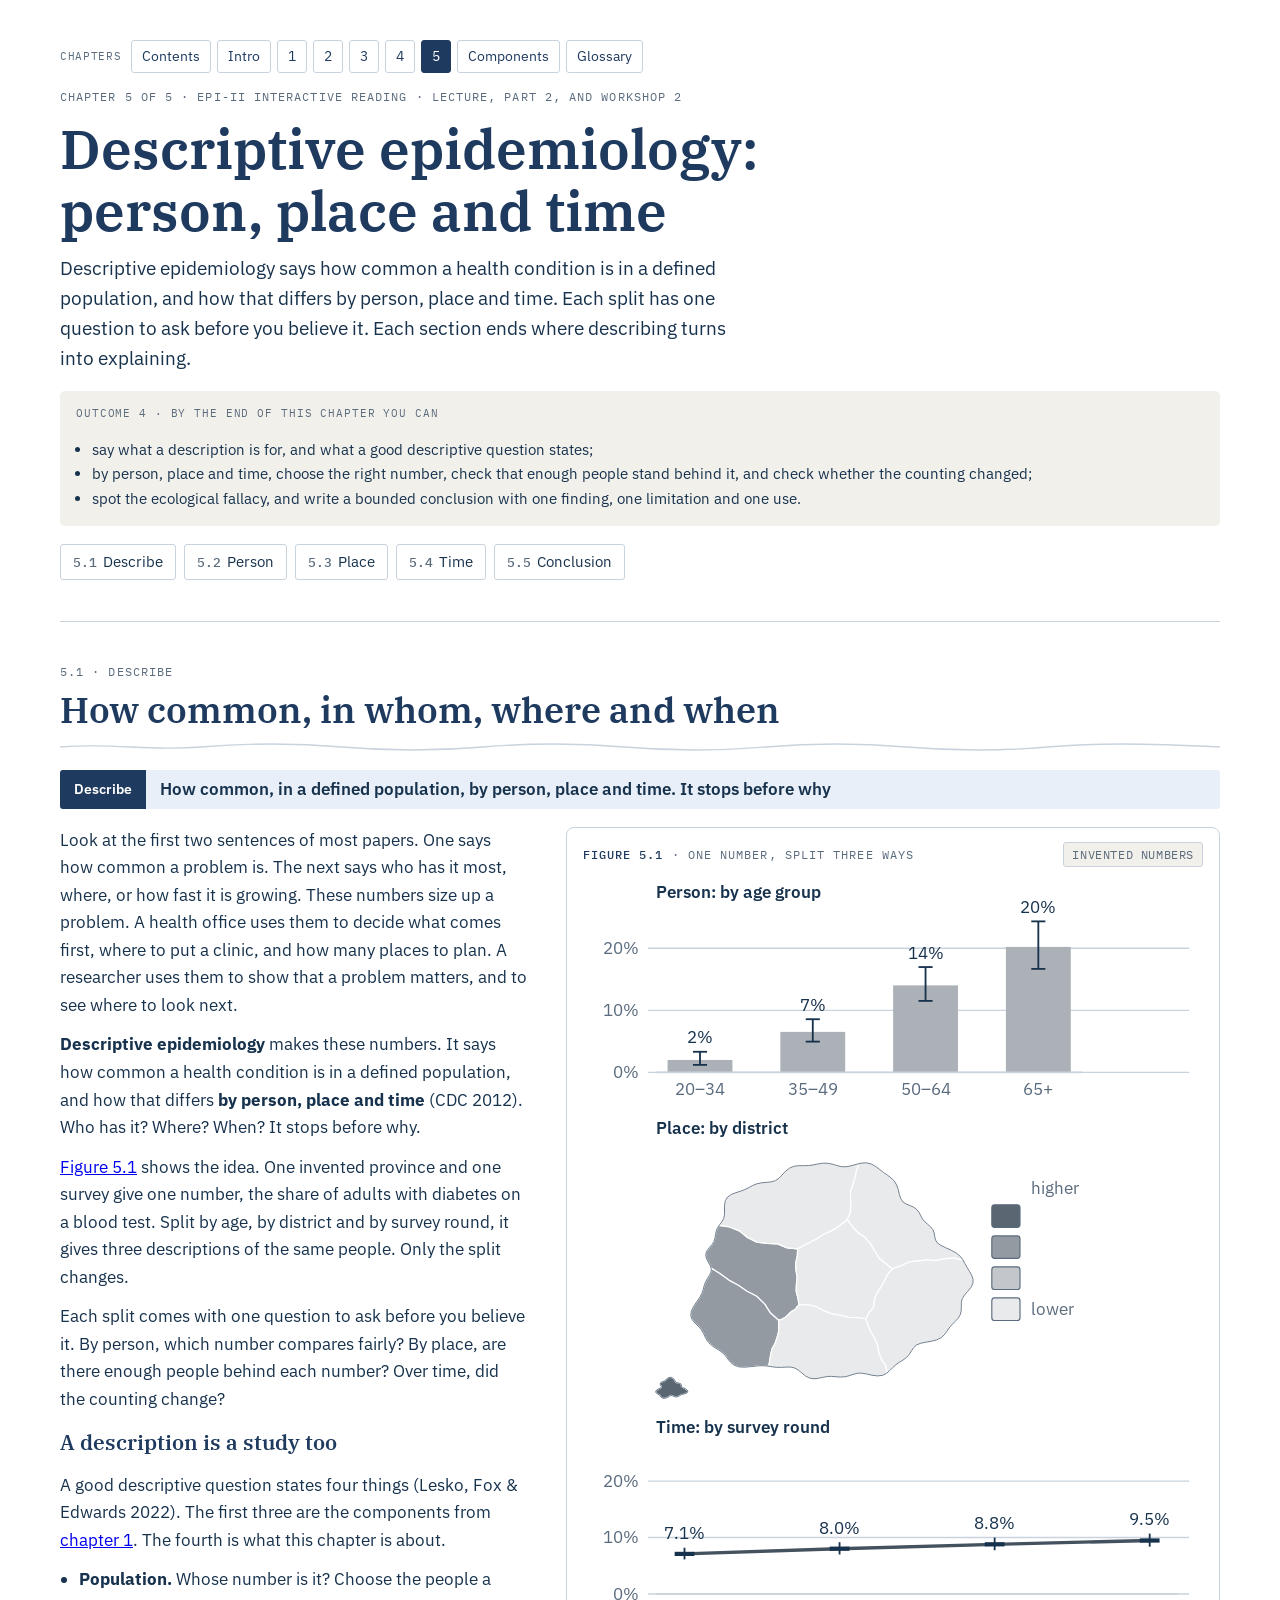
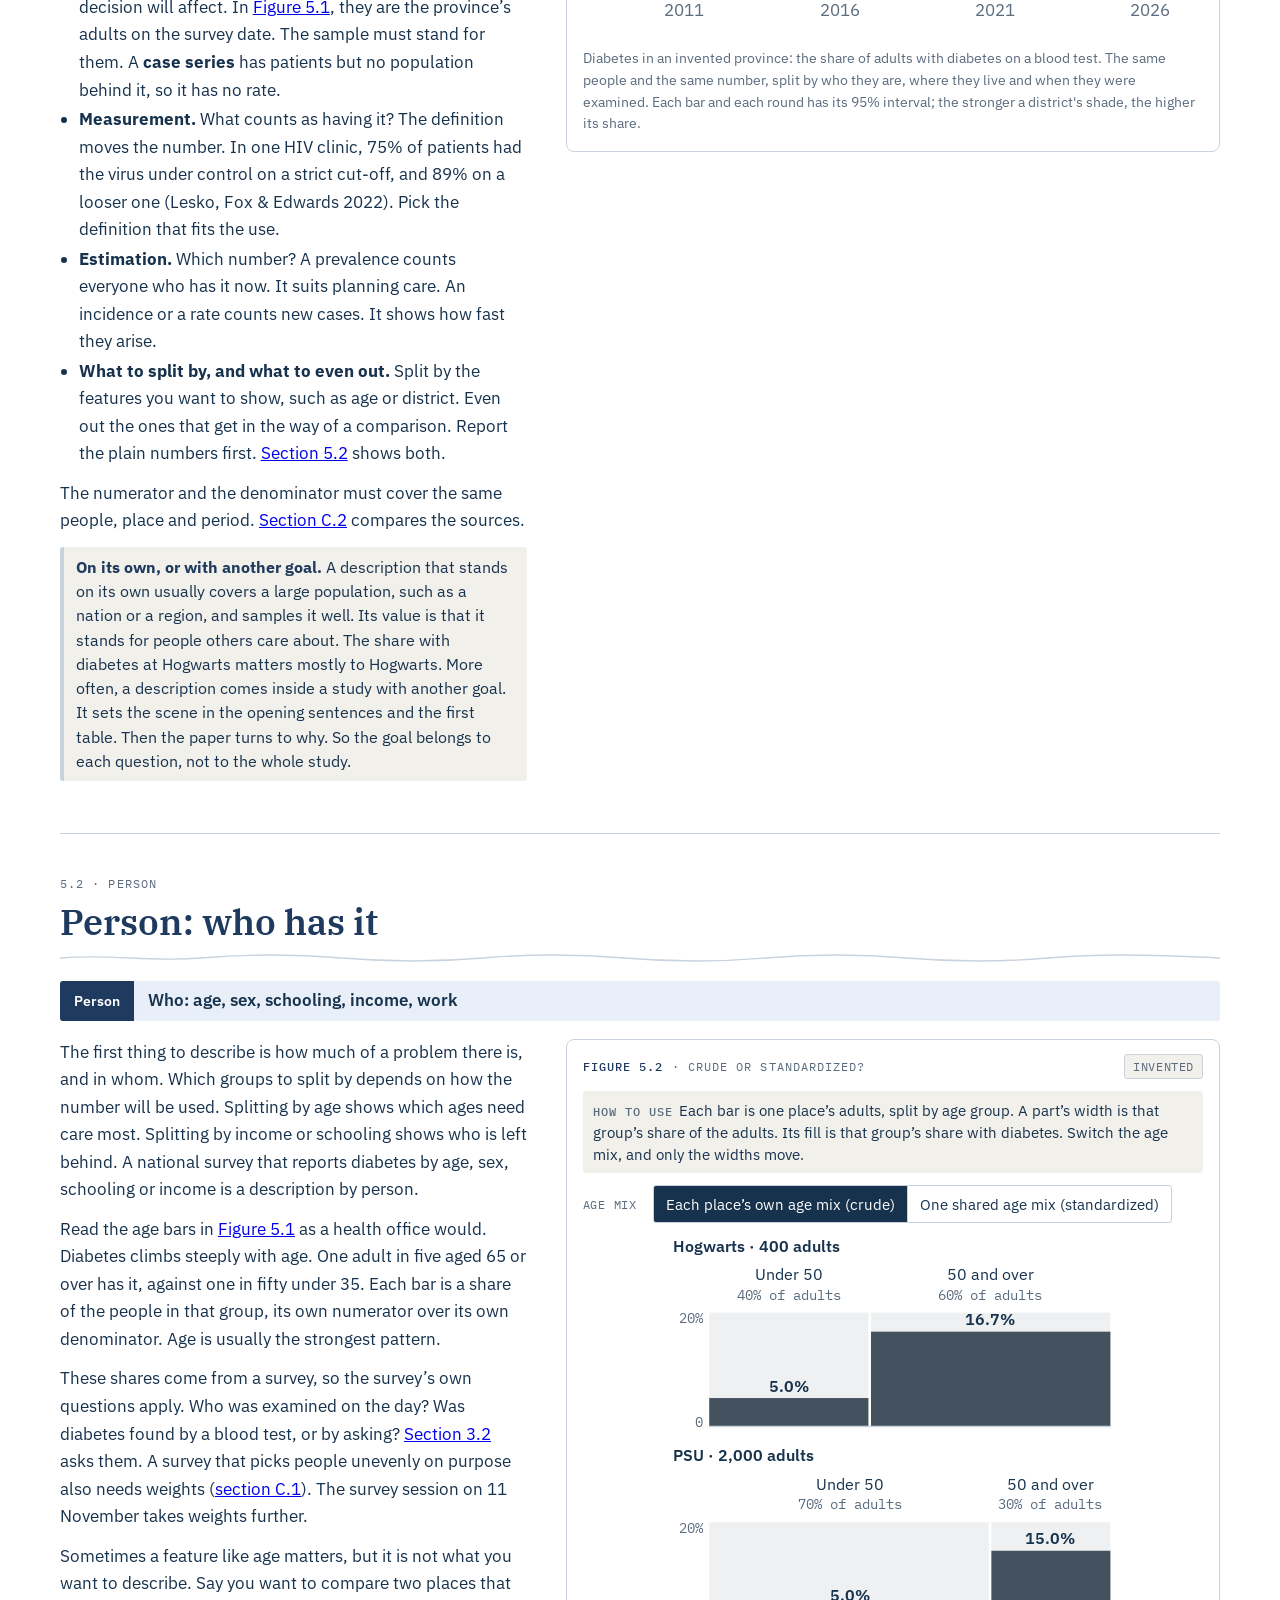
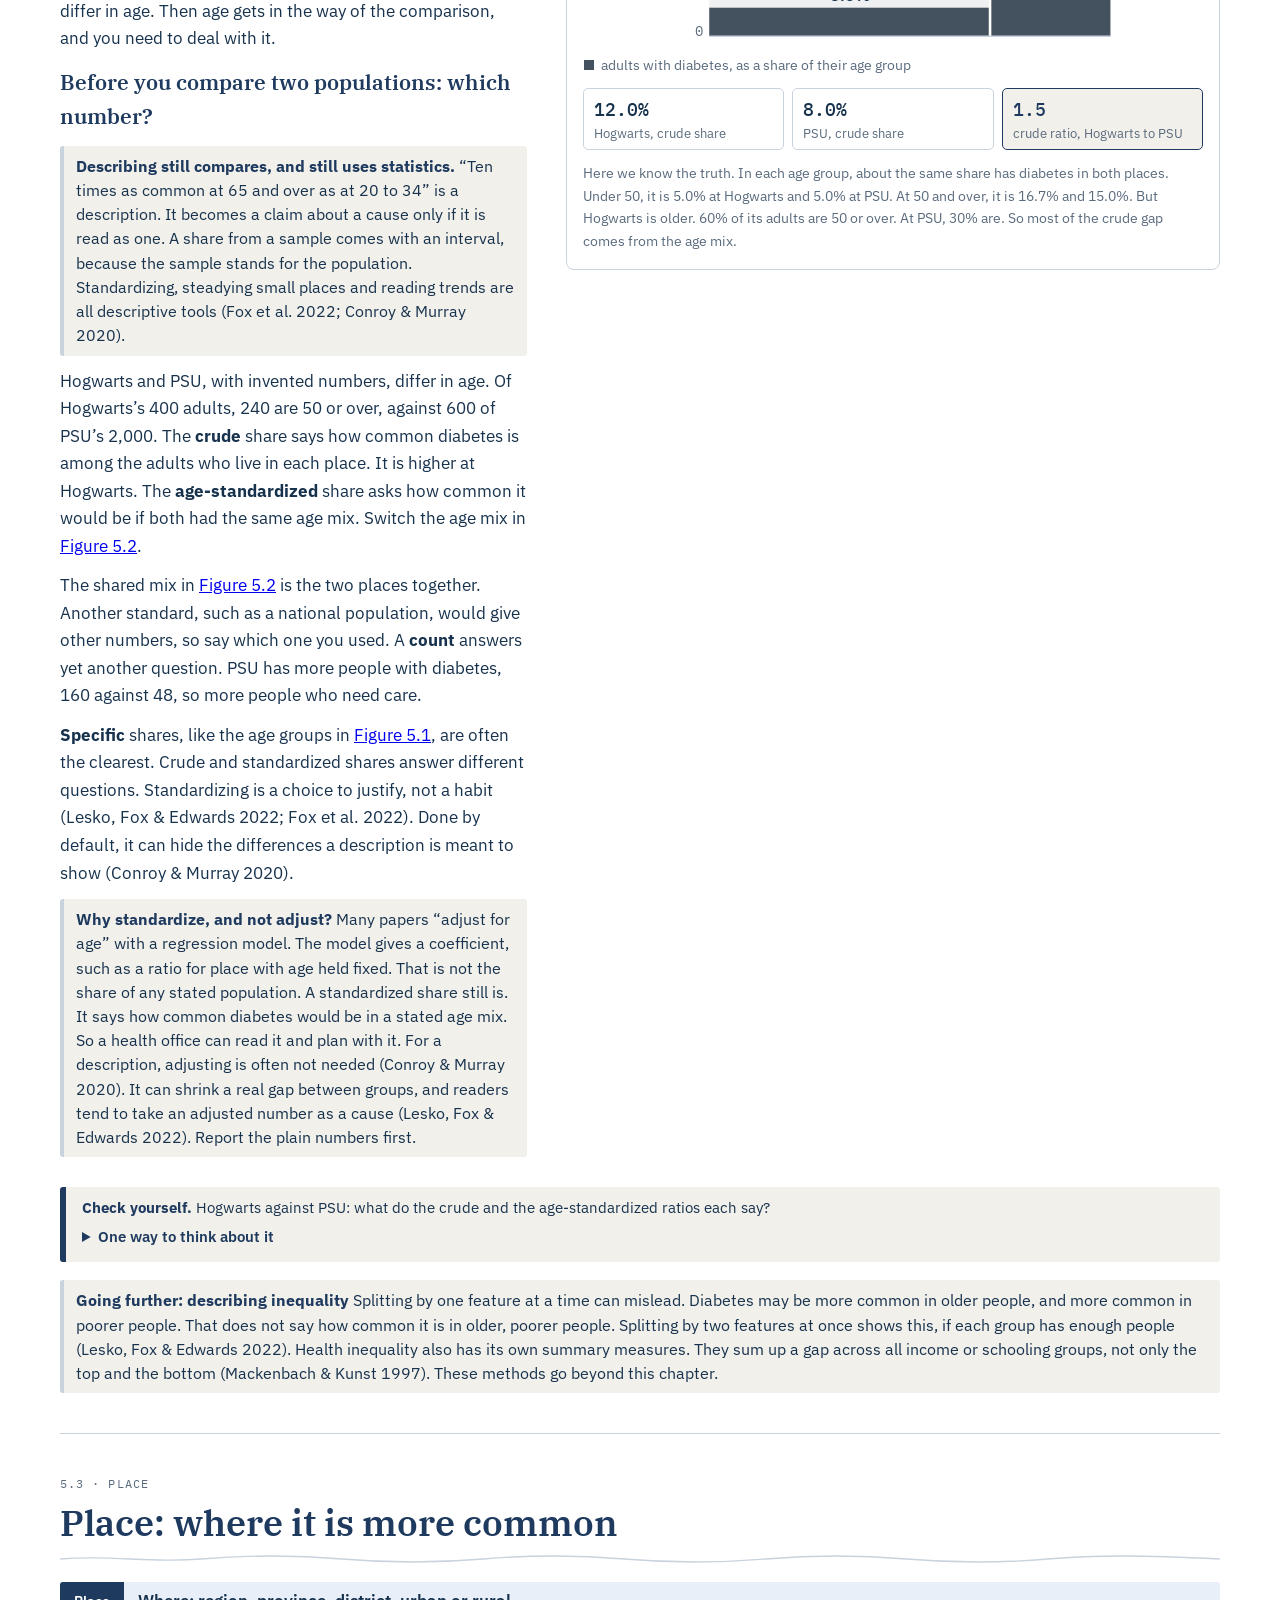
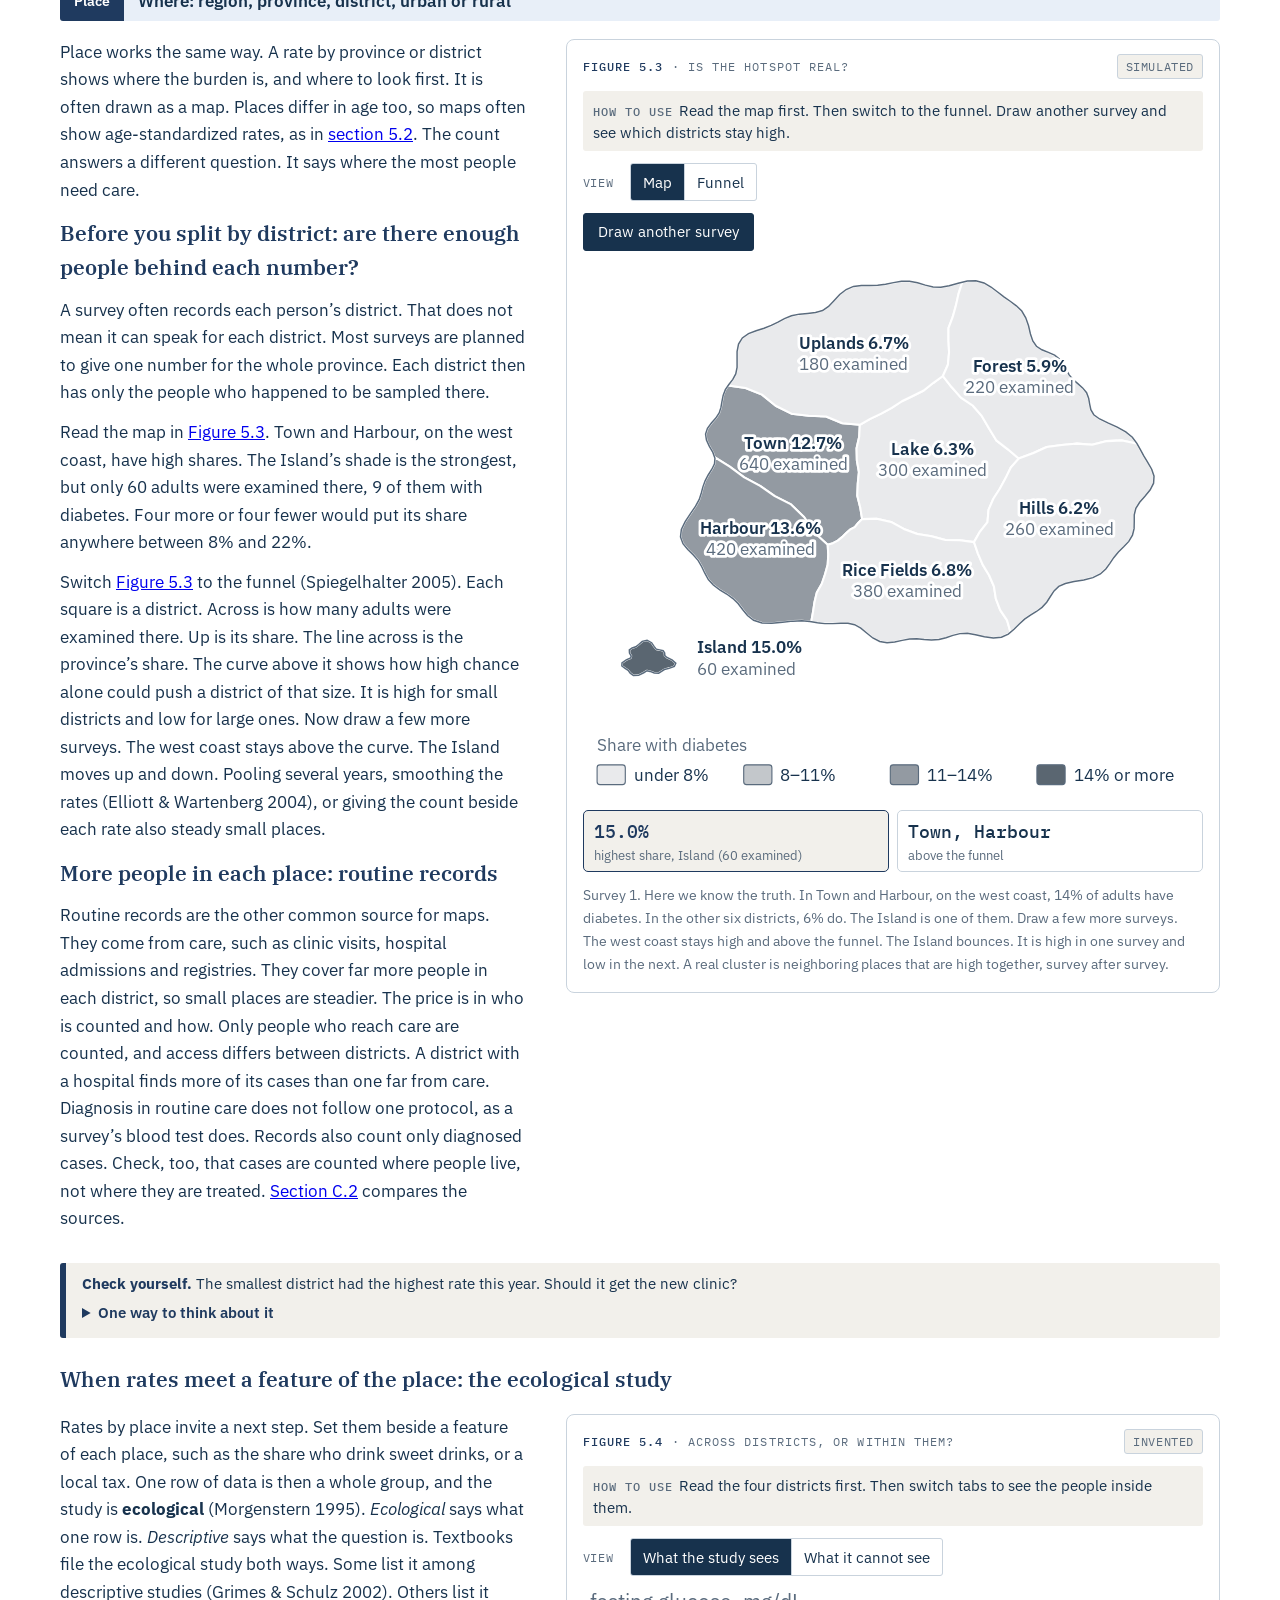
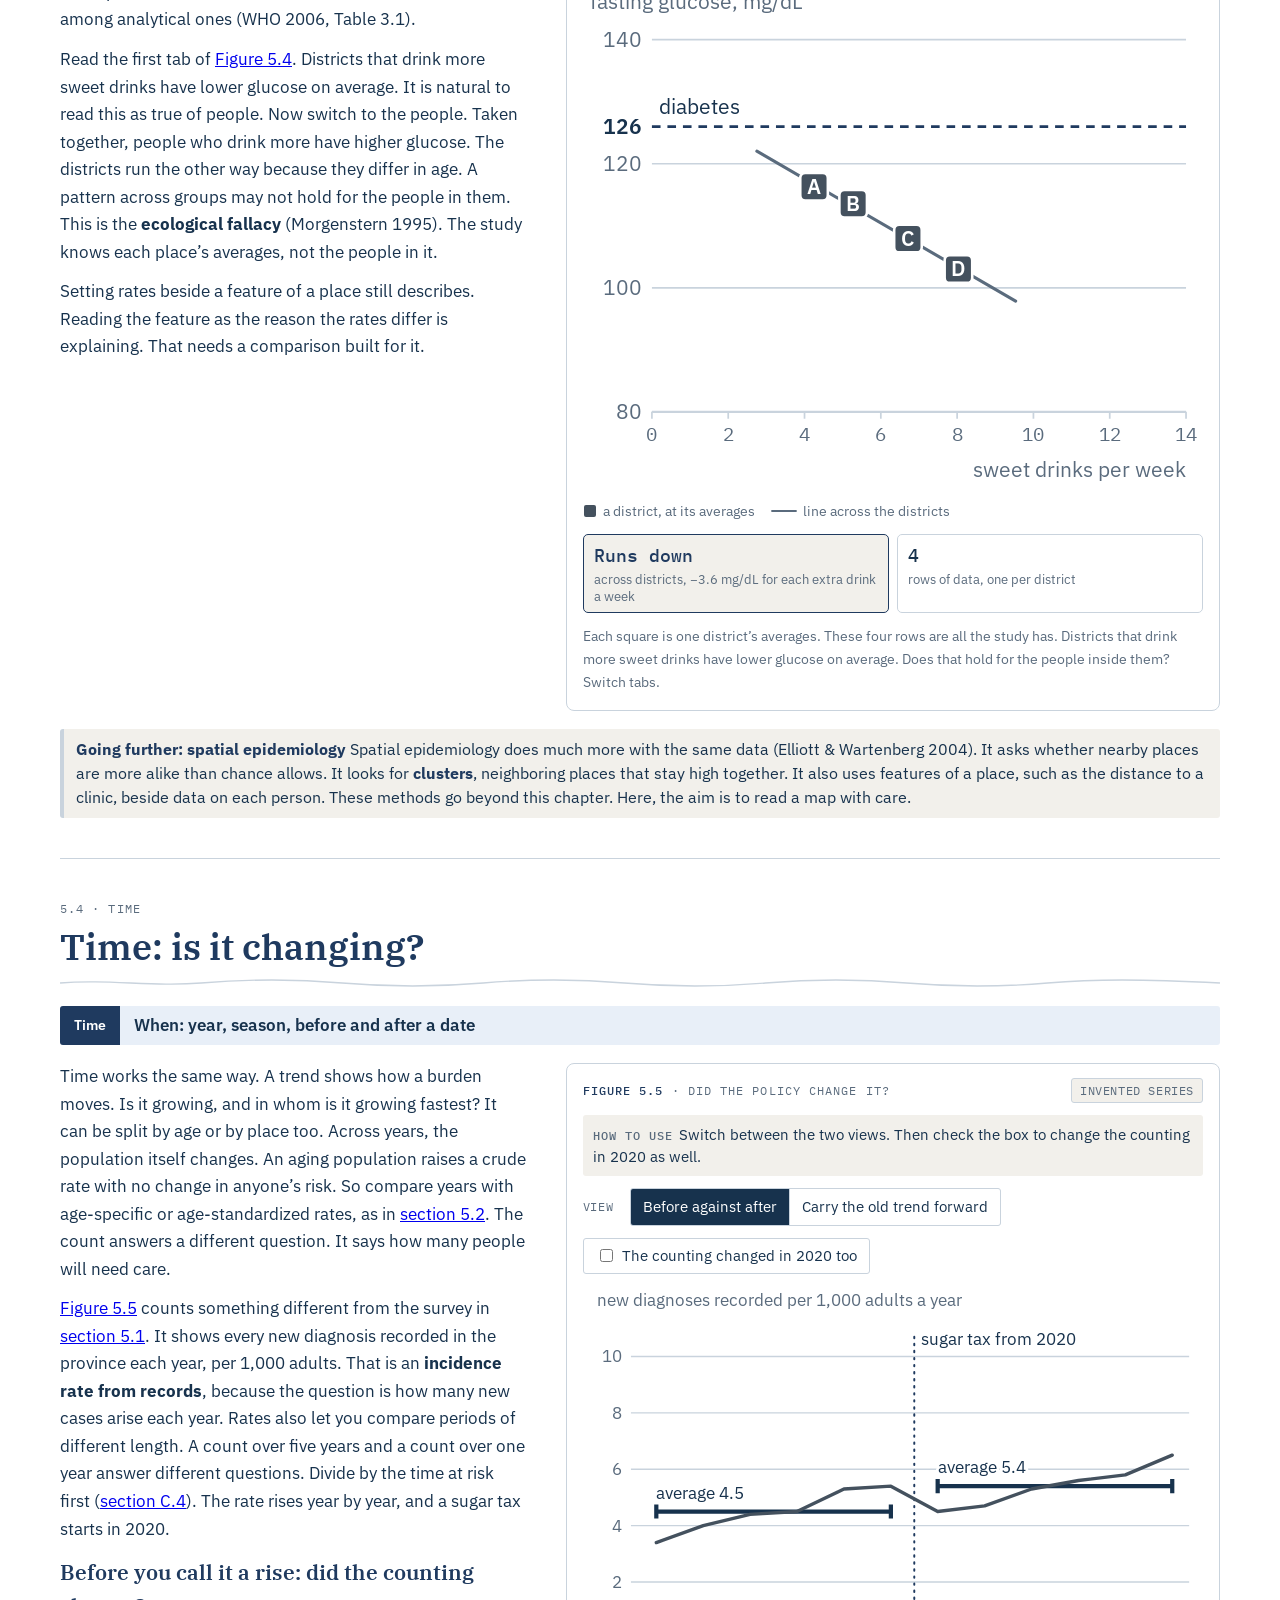
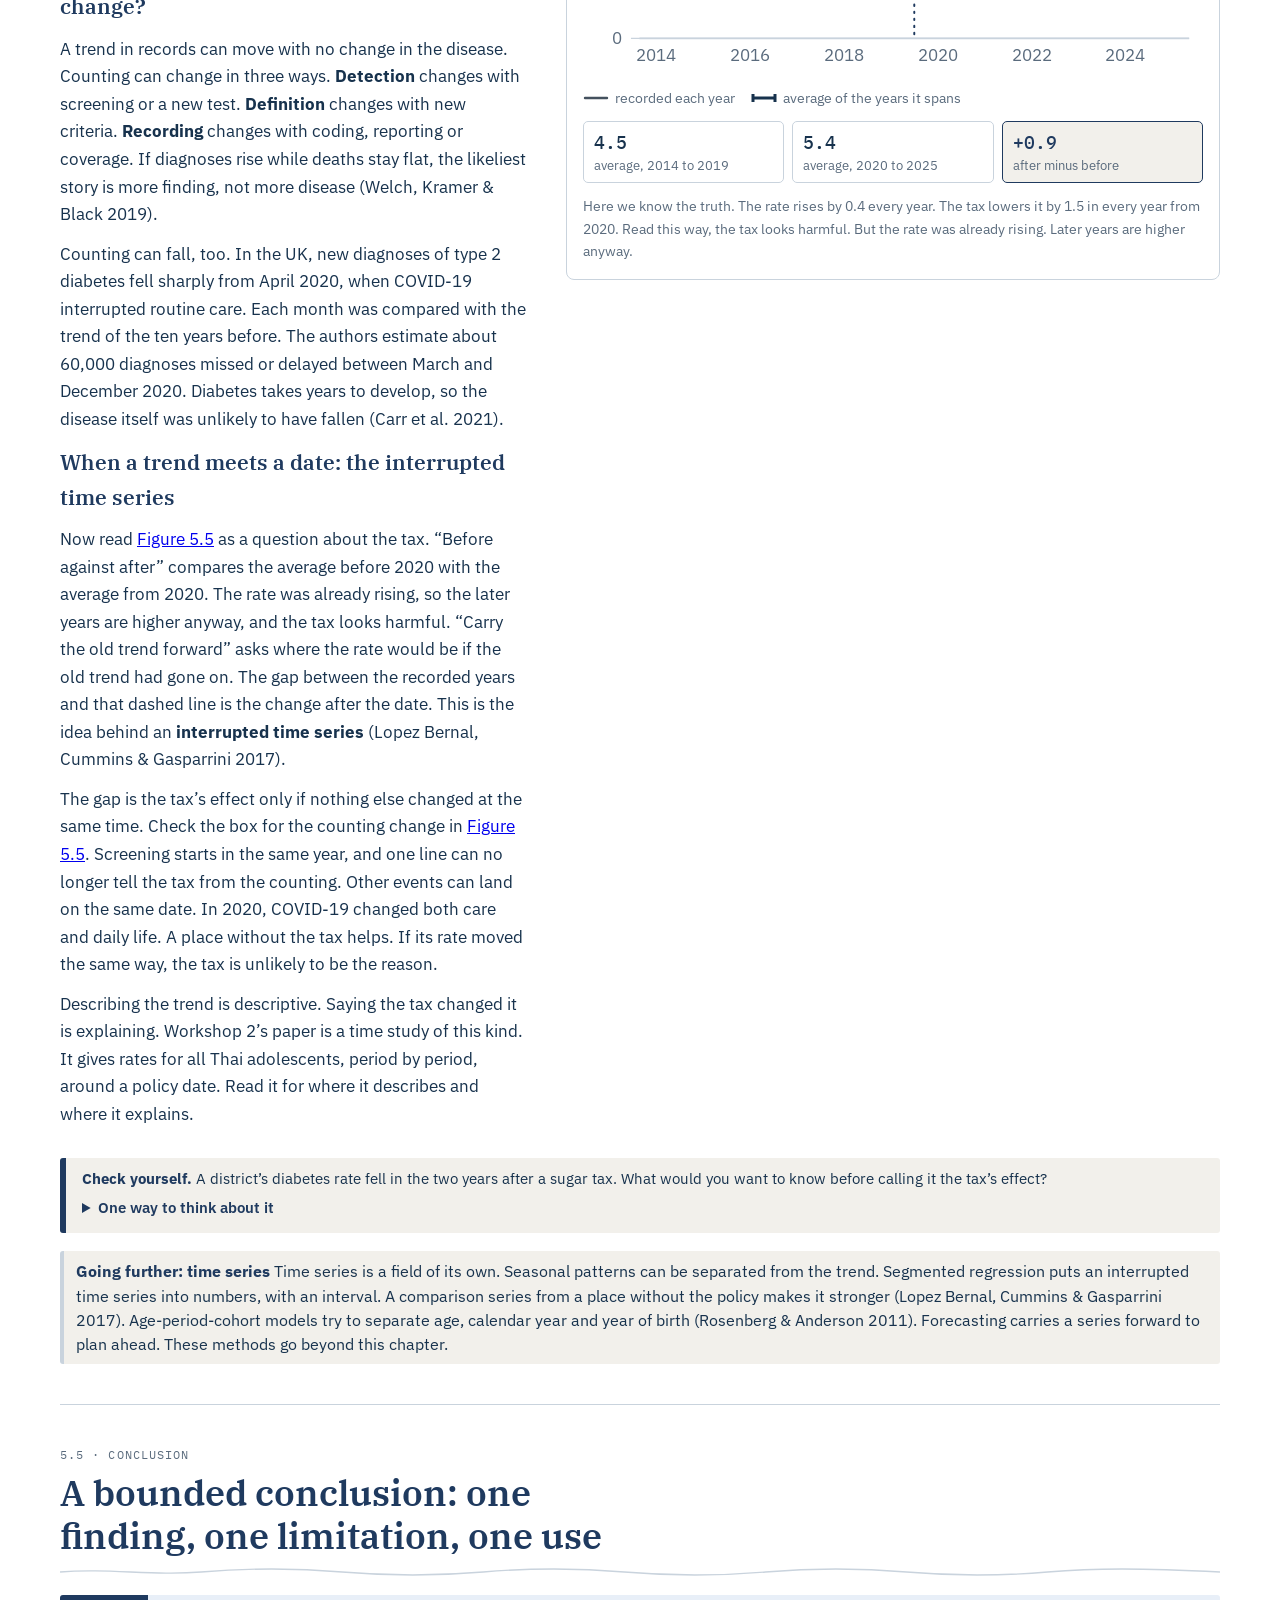
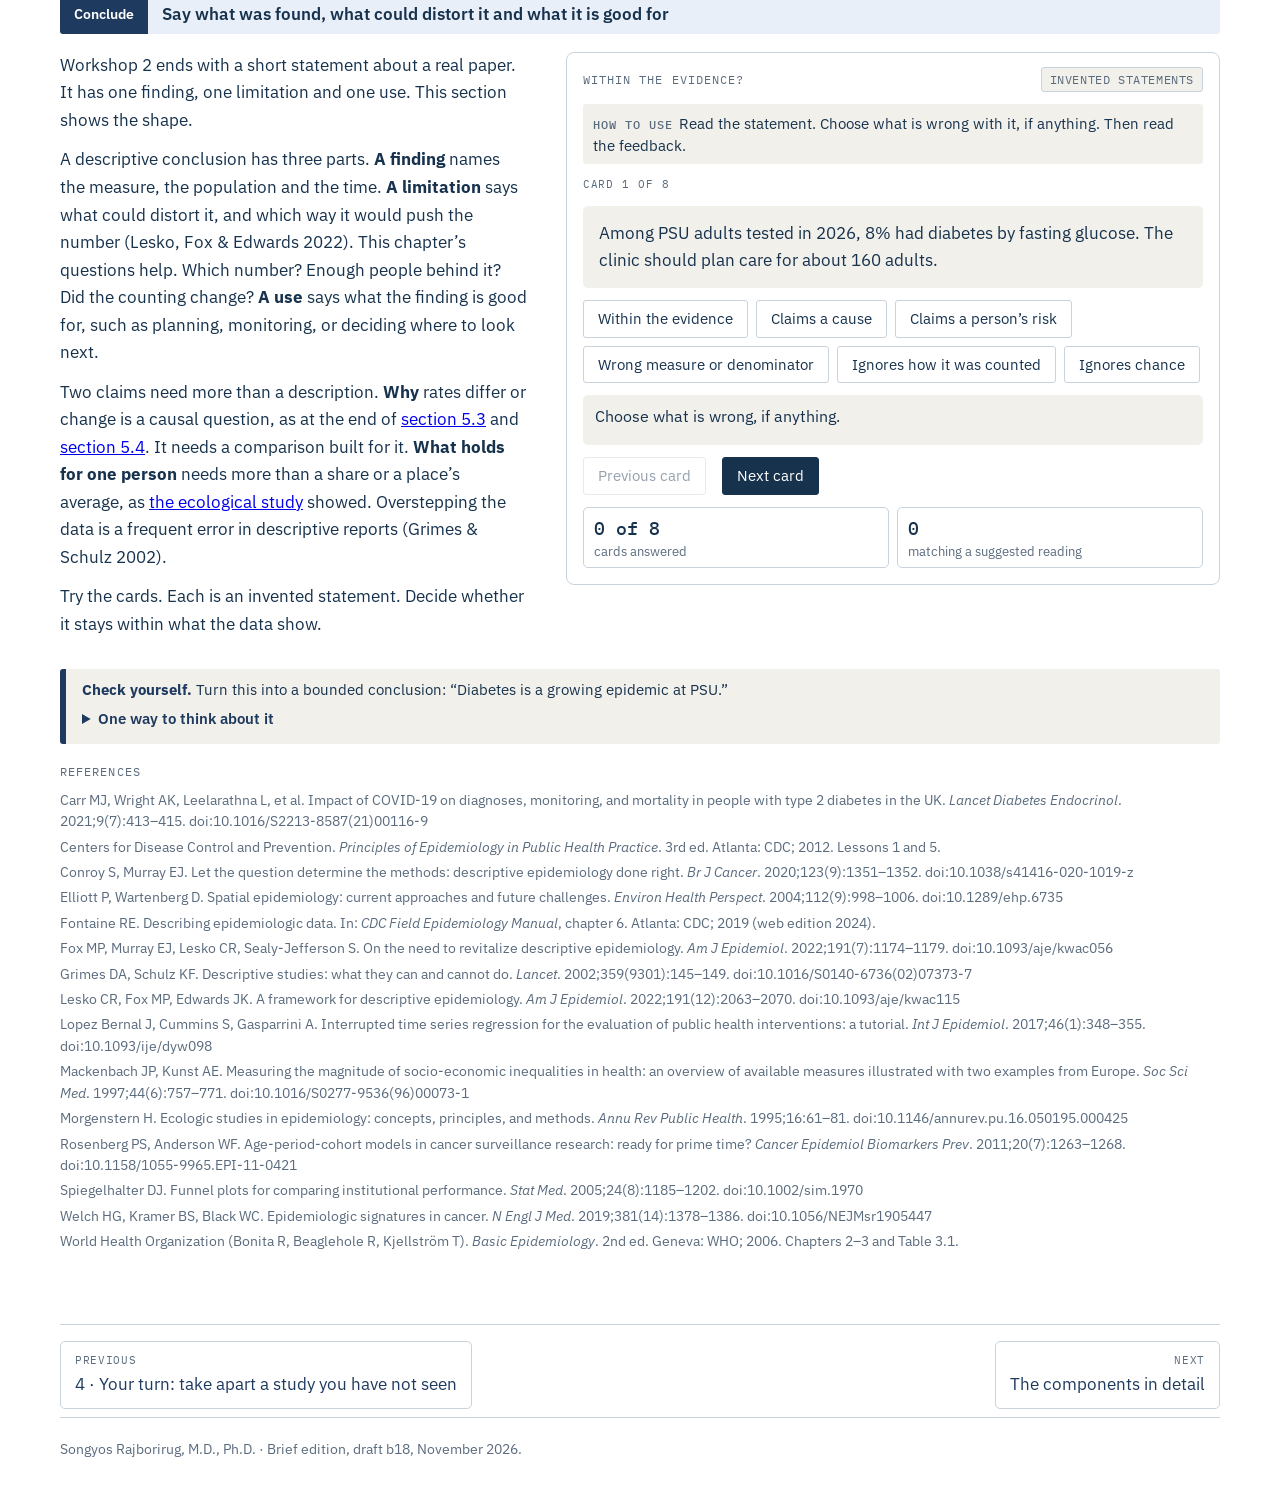
<file: describe.html>
<!doctype html>
<html lang="en">
<head>
<meta charset="utf-8">
<meta name="viewport" content="width=device-width,initial-scale=1">
<title>Descriptive epidemiology: person, place and time · Take a study apart</title>
<link rel="preconnect" href="https://fonts.googleapis.com">
<link rel="preconnect" href="https://fonts.gstatic.com" crossorigin>
<link rel="stylesheet" href="https://fonts.googleapis.com/css2?family=IBM+Plex+Mono:wght@400;500&family=IBM+Plex+Sans:wght@400;500;600;700&family=IBM+Plex+Serif:wght@400;600&display=swap">
<link rel="stylesheet" href="style.css">
</head>
<body>
<div class="terra terra-page" id="top">

<header class="terra-ph">
  <nav class="chbar" aria-label="Chapters"><span class="chbar-k">Chapters</span><a href="index.html">Contents</a><a href="intro.html" title="Introduction: you know the designs; why take them apart?">Intro</a><a href="lens.html" title="A recap: population, measurement and estimation">1</a><a href="time.html" title="Time, and the design names it gives">2</a><a href="designs.html" title="Each design, and its own concerns">3</a><a href="your-turn.html" title="Your turn: take apart a study you have not seen">4</a><a href="describe.html" aria-current="page" title="Descriptive epidemiology: person, place and time">5</a><a href="components.html" title="The components in detail">Components</a><a href="glossary.html">Glossary</a></nav>
  <p class="terra-kicker">Chapter 5 of 5 · EPI-II interactive reading · Lecture, part 2, and Workshop 2</p>
  <h1 class="terra-page-title">Descriptive epidemiology: person, place and time</h1>
  <p class="terra-lede">Descriptive epidemiology says how common a health condition is in a defined population, and how that differs by person, place and time. Each split has one question to ask before you believe it. Each section ends where describing turns into explaining.</p>
  <div class="recall hdr-aims"><span class="recall-k">Outcome 4 · By the end of this chapter you can</span><ul class="chk-list"><li>say what a description is for, and what a good descriptive question states;</li><li>by person, place and time, choose the right number, check that enough people stand behind it, and check whether the counting changed;</li><li>spot the ecological fallacy, and write a bounded conclusion with one finding, one limitation and one use.</li></ul></div>
  <ul class="terra-toc" aria-label="Sections in this chapter"><li><a href="#s14"><b>5.1</b> Describe</a></li><li><a href="#s15"><b>5.2</b> Person</a></li><li><a href="#s17"><b>5.3</b> Place</a></li><li><a href="#s16"><b>5.4</b> Time</a></li><li><a href="#s18"><b>5.5</b> Conclusion</a></li></ul>
</header>

<section class="terra-sec terra-t-anchor" id="s14" aria-labelledby="s14-t">
  <div class="terra-sec-head">
    <p class="terra-kicker">5.1 · Describe</p>
    <h2 class="terra-sec-title" id="s14-t">How common, in whom, where and when</h2>
    <svg class="terra-sec-contour" viewBox="0 0 740 10" preserveAspectRatio="none" aria-hidden="true"><path d="M0 5 C 30 1, 60 9, 90 5 S 150 1, 180 5 S 240 9, 270 5 S 330 1, 360 5 S 420 9, 450 5 S 510 1, 540 5 S 600 9, 630 5 S 690 1, 740 5"/></svg>
  </div>
  <div class="terra-frame"><span class="terra-chip">Describe</span><span class="terra-frame-text">How common, in a defined population, by person, place and time. It stops before why</span></div>
  <div class="terra-split">
    <div class="terra-split-text">
      <p>Look at the first two sentences of most papers. One says how common a problem is. The next says who has it most, where, or how fast it is growing. These numbers size up a problem. A health office uses them to decide what comes first, where to put a clinic, and how many places to plan. A researcher uses them to show that a problem matters, and to see where to look next.</p>
      <p><b>Descriptive epidemiology</b> makes these numbers. It says how common a health condition is in a defined population, and how that differs <b>by person, place and time</b> (CDC 2012). Who has it? Where? When? It stops before why.</p>
      <p><a href="#fig-ppt">Figure 5.1</a> shows the idea. One invented province and one survey give one number, the share of adults with diabetes on a blood test. Split by age, by district and by survey round, it gives three descriptions of the same people. Only the split changes.</p>
      <p>Each split comes with one question to ask before you believe it. By person, which number compares fairly? By place, are there enough people behind each number? Over time, did the counting change?</p>
      <h3 class="sub-head">A description is a study too</h3>
      <p>A good descriptive question states four things (Lesko, Fox &amp; Edwards 2022). The first three are the components from <a href="lens.html">chapter 1</a>. The fourth is what this chapter is about.</p>
      <ul class="chk-list">
        <li><b>Population.</b> Whose number is it? Choose the people a decision will affect. In <a href="#fig-ppt">Figure 5.1</a>, they are the province’s adults on the survey date. The sample must stand for them. A <b>case series</b> has patients but no population behind it, so it has no rate.</li>
        <li><b>Measurement.</b> What counts as having it? The definition moves the number. In one HIV clinic, 75% of patients had the virus under control on a strict cut-off, and 89% on a looser one (Lesko, Fox &amp; Edwards 2022). Pick the definition that fits the use.</li>
        <li><b>Estimation.</b> Which number? A prevalence counts everyone who has it now. It suits planning care. An incidence or a rate counts new cases. It shows how fast they arise.</li>
        <li><b>What to split by, and what to even out.</b> Split by the features you want to show, such as age or district. Even out the ones that get in the way of a comparison. Report the plain numbers first. <a href="#s15">Section 5.2</a> shows both.</li>
      </ul>
      <p>The numerator and the denominator must cover the same people, place and period. <a href="components.html#c-sources">Section C.2</a> compares the sources.</p>
      <p class="note-recall"><b>On its own, or with another goal.</b> A description that stands on its own usually covers a large population, such as a nation or a region, and samples it well. Its value is that it stands for people others care about. The share with diabetes at Hogwarts matters mostly to Hogwarts. More often, a description comes inside a study with another goal. It sets the scene in the opening sentences and the first table. Then the paper turns to why. So the goal belongs to each question, not to the whole study.</p>
    </div>
    <div class="terra-split-side">
  <figure id="fig-ppt" class="terra-widget" style="gap:8px;margin:0">
    <div class="terra-w-head"><span class="terra-w-title"><span class="terra-w-num">Figure 5.1</span> · One number, split three ways</span><span class="terra-status">Invented numbers</span></div>
    <svg class="fig-svg dz" viewBox="0 0 440 540" role="img" aria-label="Share of adults with diabetes on a blood test in an invented province, about 9.5% in 2026, split three ways. By age group: 20–34 2%, 35–49 7%, 50–64 14%, 65+ 20%. By district, as a shaded map: Town and Harbour, on the west coast, above 12%, the small Island highest, the other districts under 7%. By survey round: 2011 7.1%, 2016 8.0%, 2021 8.8%, 2026 9.5%.">
      <line class="tick" x1="46" y1="140.0" x2="430" y2="140.0"/><text class="muted" x="40" y="140.0" text-anchor="end" dy=".35em">0%</text>
      <line class="tick" x1="46" y1="96.0" x2="430" y2="96.0"/><text class="muted" x="40" y="96.0" text-anchor="end" dy=".35em">10%</text>
      <line class="tick" x1="46" y1="52.0" x2="430" y2="52.0"/><text class="muted" x="40" y="52.0" text-anchor="end" dy=".35em">20%</text>
      <text class="strong" x="52" y="16">Person: by age group</text>
      <rect class="bar" x="60" y="131.2" width="46" height="8.8"/><line class="ci" x1="83.0" y1="134.7" x2="83.0" y2="125.4"/><line class="ci" x1="78.0" y1="125.4" x2="88.0" y2="125.4"/><line class="ci" x1="78.0" y1="134.7" x2="88.0" y2="134.7"/>
      <text x="83.0" y="119.4" text-anchor="middle">2%</text>
      <text class="muted" x="83.0" y="156" text-anchor="middle">20–34</text>
      <rect class="bar" x="140" y="111.3" width="46" height="28.7"/><line class="ci" x1="163.0" y1="118.2" x2="163.0" y2="102.3"/><line class="ci" x1="158.0" y1="102.3" x2="168.0" y2="102.3"/><line class="ci" x1="158.0" y1="118.2" x2="168.0" y2="118.2"/>
      <text x="163.0" y="96.3" text-anchor="middle">7%</text>
      <text class="muted" x="163.0" y="156" text-anchor="middle">35–49</text>
      <rect class="bar" x="220" y="78.3" width="46" height="61.7"/><line class="ci" x1="243.0" y1="89.3" x2="243.0" y2="65.3"/><line class="ci" x1="238.0" y1="65.3" x2="248.0" y2="65.3"/><line class="ci" x1="238.0" y1="89.3" x2="248.0" y2="89.3"/>
      <text x="243.0" y="59.3" text-anchor="middle">14%</text>
      <text class="muted" x="243.0" y="156" text-anchor="middle">50–64</text>
      <rect class="bar" x="300" y="51.0" width="46" height="89.0"/><line class="ci" x1="323.0" y1="66.6" x2="323.0" y2="32.9"/><line class="ci" x1="318.0" y1="32.9" x2="328.0" y2="32.9"/><line class="ci" x1="318.0" y1="66.6" x2="328.0" y2="66.6"/>
      <text x="323.0" y="26.9" text-anchor="middle">20%</text>
      <text class="muted" x="323.0" y="156" text-anchor="middle">65+</text>
      <line class="axis" x1="52" y1="140.0" x2="354" y2="140.0"/>
      <text class="strong" x="52" y="184">Place: by district</text>
      <g transform="translate(40 186) scale(0.62)">
      <path class="dist ch3" d="M159.2,209.5 L150.0,201.2 L143.2,190.7 L134.2,182.0 L123.1,176.3 L113.1,169.3 L102.3,163.5 L92.4,156.2 L82.0,149.7 L80.9,146.5 L78.5,142.4 L76.5,138.1 L75.9,134.0 L77.2,130.1 L79.9,126.5 L82.9,123.1 L85.2,119.6 L86.4,115.8 L87.1,111.7 L87.9,107.6 L89.4,103.7 L91.3,100.9 L103.2,102.6 L114.4,107.1 L123.7,114.7 L134.5,120.1 L146.2,121.5 L158.1,122.0 L169.2,126.6 L181.1,127.7 L180.7,135.8 L178.9,143.7 L179.1,151.9 L180.5,159.9 L179.7,168.0 L179.4,176.1 L181.4,184.0 L182.7,192.0 L180.0,194.6 L177.7,197.5 L174.4,199.2 L171.7,201.7 L169.0,204.3 L166.1,206.7 L162.8,208.4 Z"/>
      <path class="dist ch3" d="M148.0,262.0 L147.1,261.9 L141.6,261.4 L135.4,261.6 L128.4,262.4 L121.1,263.1 L114.4,262.8 L108.7,261.0 L104.5,257.8 L101.3,253.8 L98.2,249.7 L94.6,246.2 L90.3,243.1 L85.6,240.3 L81.2,237.0 L77.8,233.2 L75.4,228.9 L73.3,224.5 L70.9,220.3 L67.6,216.5 L63.8,212.7 L60.5,208.8 L58.8,204.2 L59.4,199.1 L62.0,193.7 L65.6,188.3 L69.1,183.2 L71.6,178.6 L73.0,174.2 L74.1,170.0 L75.6,165.9 L77.7,161.9 L80.2,158.0 L82.0,154.2 L82.3,150.5 L82.0,149.7 L92.4,156.2 L102.3,163.5 L113.1,169.3 L123.1,176.3 L134.2,182.0 L143.2,190.7 L150.0,201.2 L159.2,209.5 L159.6,216.3 L159.2,223.1 L157.4,229.6 L155.2,236.1 L151.8,242.0 L150.2,248.7 L149.2,255.4 Z"/>
      <path class="dist ch1" d="M259.0,207.7 L249.3,206.4 L239.5,206.2 L230.0,203.7 L220.4,202.1 L211.1,198.7 L202.4,193.9 L192.6,191.7 L182.7,192.0 L181.4,184.0 L179.4,176.1 L179.7,168.0 L180.5,159.9 L179.1,151.9 L178.9,143.7 L180.7,135.8 L181.1,127.7 L188.2,123.6 L195.7,120.0 L202.9,116.1 L209.8,111.6 L217.2,108.0 L224.7,104.3 L231.1,99.2 L237.8,94.4 L243.7,101.9 L250.1,109.1 L258.1,114.5 L264.4,121.8 L269.3,130.2 L274.4,138.5 L282.1,144.4 L289.5,150.7 L284.1,156.8 L280.5,164.2 L276.6,171.3 L272.2,178.1 L268.9,185.7 L268.2,194.0 L263.1,200.5 Z"/>
      <path class="dist ch1" d="M283.9,269.2 L282.4,270.4 L277.7,272.6 L272.2,273.1 L266.1,272.3 L260.1,270.9 L254.5,269.9 L249.4,270.1 L244.6,271.3 L239.9,272.9 L235.1,274.1 L230.0,274.4 L225.0,274.1 L220.0,273.6 L215.0,273.8 L210.0,274.7 L204.9,275.8 L199.7,276.4 L194.7,275.5 L190.0,273.1 L185.8,269.7 L181.8,266.4 L177.6,264.0 L173.1,263.0 L168.0,263.0 L162.7,263.3 L157.3,263.3 L152.2,262.7 L148.0,262.0 L149.2,255.4 L150.2,248.7 L151.8,242.0 L155.2,236.1 L157.4,229.6 L159.2,223.1 L159.6,216.3 L159.2,209.5 L162.8,208.4 L166.1,206.7 L169.0,204.3 L171.7,201.7 L174.4,199.2 L177.7,197.5 L180.0,194.6 L182.7,192.0 L192.6,191.7 L202.4,193.9 L211.1,198.7 L220.4,202.1 L230.0,203.7 L239.5,206.2 L249.3,206.4 L259.0,207.7 L261.7,215.5 L265.0,223.2 L269.3,230.3 L272.6,237.9 L273.9,246.2 L276.9,254.1 L281.6,261.1 Z"/>
      <path class="dist ch1" d="M181.1,127.7 L169.2,126.6 L158.1,122.0 L146.2,121.5 L134.5,120.1 L123.7,114.7 L114.4,107.1 L103.2,102.6 L91.3,100.9 L91.8,100.2 L94.5,96.7 L96.5,93.0 L97.4,88.5 L97.4,83.3 L97.4,77.8 L98.4,72.6 L101.0,68.4 L105.2,65.5 L110.4,63.5 L115.8,61.8 L120.7,59.9 L125.3,57.6 L129.7,55.2 L134.5,53.3 L139.9,52.2 L145.5,51.7 L150.9,51.1 L155.7,49.7 L159.8,46.9 L163.5,43.0 L167.4,38.8 L171.8,35.4 L176.8,33.3 L182.2,32.6 L187.8,32.6 L193.3,32.5 L198.7,31.8 L204.1,30.7 L209.5,29.8 L215.0,29.8 L220.5,30.8 L225.8,32.4 L231.1,33.7 L236.4,33.9 L242.1,32.8 L248.2,31.1 L251.0,30.4 L248.5,38.2 L246.7,46.2 L244.5,54.1 L241.6,61.8 L241.6,70.1 L242.0,78.3 L241.2,86.7 L237.8,94.4 L231.1,99.2 L224.7,104.3 L217.2,108.0 L209.8,111.6 L202.9,116.1 L195.7,120.0 L188.2,123.6 Z"/>
      <path class="dist ch1" d="M289.5,150.7 L282.1,144.4 L274.4,138.5 L269.3,130.2 L264.4,121.8 L258.1,114.5 L250.1,109.1 L243.7,101.9 L237.8,94.4 L241.2,86.7 L242.0,78.3 L241.6,70.1 L241.6,61.8 L244.5,54.1 L246.7,46.2 L248.5,38.2 L251.0,30.4 L254.4,29.6 L260.3,29.4 L265.8,30.9 L270.6,33.7 L275.1,37.1 L279.4,40.4 L283.7,43.4 L287.9,46.5 L291.6,50.1 L294.3,54.7 L296.2,60.1 L297.5,65.7 L299.1,70.5 L301.6,74.1 L305.3,76.5 L309.7,78.3 L314.0,80.2 L317.5,82.9 L320.1,86.3 L322.0,90.0 L323.9,93.6 L326.6,96.8 L329.8,99.6 L333.1,102.5 L335.8,105.8 L337.2,109.5 L337.9,113.5 L338.7,117.4 L340.7,120.8 L344.7,123.7 L350.3,126.4 L356.7,129.3 L362.5,132.5 L367.0,136.2 L370.1,140.3 L370.3,140.6 L360.1,138.3 L349.7,138.8 L339.6,141.3 L329.2,140.5 L318.9,141.5 L308.6,142.8 L299.2,147.1 Z"/>
      <path class="dist ch1" d="M380.2,158.0 L381.8,162.7 L381.5,167.5 L379.2,172.0 L375.6,176.4 L372.0,180.5 L369.4,184.7 L368.3,189.1 L368.3,193.7 L368.2,198.5 L367.1,203.0 L364.6,207.2 L361.1,210.9 L357.5,214.5 L354.3,218.3 L351.7,222.2 L348.9,226.0 L345.2,229.4 L340.1,231.9 L333.9,233.5 L327.2,234.6 L321.3,235.9 L316.8,237.9 L313.6,241.0 L311.1,244.8 L308.6,248.7 L305.4,252.2 L301.6,255.0 L297.5,257.5 L293.5,260.2 L289.9,263.5 L286.3,267.1 L283.9,269.2 L281.6,261.1 L276.9,254.1 L273.9,246.2 L272.6,237.9 L269.3,230.3 L265.0,223.2 L261.7,215.5 L259.0,207.7 L263.1,200.5 L268.2,194.0 L268.9,185.7 L272.2,178.1 L276.6,171.3 L280.5,164.2 L284.1,156.8 L289.5,150.7 L299.2,147.1 L308.6,142.8 L318.9,141.5 L329.2,140.5 L339.6,141.3 L349.7,138.8 L360.1,138.3 L370.3,140.6 L372.4,144.5 L374.8,148.9 L377.6,153.4 Z"/>
      <path class="dist ch4" d="M53.0,288.0 L55.6,290.3 L54.6,292.5 L51.0,293.8 L47.8,294.6 L45.9,295.8 L43.9,297.1 L40.9,297.0 L38.1,295.9 L36.0,295.4 L33.7,296.8 L30.2,298.6 L26.7,298.7 L24.5,297.1 L23.1,295.2 L21.0,293.8 L18.8,292.2 L18.9,290.0 L21.8,288.0 L24.8,286.7 L25.2,285.4 L24.0,283.4 L23.9,281.2 L25.8,279.9 L28.3,279.1 L30.3,277.5 L32.7,275.4 L36.0,274.6 L39.1,276.3 L40.9,279.0 L42.3,280.7 L44.6,281.2 L47.0,281.8 L48.0,283.4 L48.1,285.1 L49.6,286.4 Z"/>
      <path class="coast" d="M380.2,158.0 L381.8,162.7 L381.5,167.5 L379.2,172.0 L375.6,176.4 L372.0,180.5 L369.4,184.7 L368.3,189.1 L368.3,193.7 L368.2,198.5 L367.1,203.0 L364.6,207.2 L361.1,210.9 L357.5,214.5 L354.3,218.3 L351.7,222.2 L348.9,226.0 L345.2,229.4 L340.1,231.9 L333.9,233.5 L327.2,234.6 L321.3,235.9 L316.8,237.9 L313.6,241.0 L311.1,244.8 L308.6,248.7 L305.4,252.2 L301.6,255.0 L297.5,257.5 L293.5,260.2 L289.9,263.5 L286.3,267.1 L282.4,270.4 L277.7,272.6 L272.2,273.1 L266.1,272.3 L260.1,270.9 L254.5,269.9 L249.4,270.1 L244.6,271.3 L239.9,272.9 L235.1,274.1 L230.0,274.4 L225.0,274.1 L220.0,273.6 L215.0,273.8 L210.0,274.7 L204.9,275.8 L199.7,276.4 L194.7,275.5 L190.0,273.1 L185.8,269.7 L181.8,266.4 L177.6,264.0 L173.1,263.0 L168.0,263.0 L162.7,263.3 L157.3,263.3 L152.2,262.7 L147.1,261.9 L141.6,261.4 L135.4,261.6 L128.4,262.4 L121.1,263.1 L114.4,262.8 L108.7,261.0 L104.5,257.8 L101.3,253.8 L98.2,249.7 L94.6,246.2 L90.3,243.1 L85.6,240.3 L81.2,237.0 L77.8,233.2 L75.4,228.9 L73.3,224.5 L70.9,220.3 L67.6,216.5 L63.8,212.7 L60.5,208.8 L58.8,204.2 L59.4,199.1 L62.0,193.7 L65.6,188.3 L69.1,183.2 L71.6,178.6 L73.0,174.2 L74.1,170.0 L75.6,165.9 L77.7,161.9 L80.2,158.0 L82.0,154.2 L82.3,150.5 L80.9,146.5 L78.5,142.4 L76.5,138.1 L75.9,134.0 L77.2,130.1 L79.9,126.5 L82.9,123.1 L85.2,119.6 L86.4,115.8 L87.1,111.7 L87.9,107.6 L89.4,103.7 L91.8,100.2 L94.5,96.7 L96.5,93.0 L97.4,88.5 L97.4,83.3 L97.4,77.8 L98.4,72.6 L101.0,68.4 L105.2,65.5 L110.4,63.5 L115.8,61.8 L120.7,59.9 L125.3,57.6 L129.7,55.2 L134.5,53.3 L139.9,52.2 L145.5,51.7 L150.9,51.1 L155.7,49.7 L159.8,46.9 L163.5,43.0 L167.4,38.8 L171.8,35.4 L176.8,33.3 L182.2,32.6 L187.8,32.6 L193.3,32.5 L198.7,31.8 L204.1,30.7 L209.5,29.8 L215.0,29.8 L220.5,30.8 L225.8,32.4 L231.1,33.7 L236.4,33.9 L242.1,32.8 L248.2,31.1 L254.4,29.6 L260.3,29.4 L265.8,30.9 L270.6,33.7 L275.1,37.1 L279.4,40.4 L283.7,43.4 L287.9,46.5 L291.6,50.1 L294.3,54.7 L296.2,60.1 L297.5,65.7 L299.1,70.5 L301.6,74.1 L305.3,76.5 L309.7,78.3 L314.0,80.2 L317.5,82.9 L320.1,86.3 L322.0,90.0 L323.9,93.6 L326.6,96.8 L329.8,99.6 L333.1,102.5 L335.8,105.8 L337.2,109.5 L337.9,113.5 L338.7,117.4 L340.7,120.8 L344.7,123.7 L350.3,126.4 L356.7,129.3 L362.5,132.5 L367.0,136.2 L370.1,140.3 L372.4,144.5 L374.8,148.9 L377.6,153.4 Z"/>
      <path class="coast" d="M53.0,288.0 L55.6,290.3 L54.6,292.5 L51.0,293.8 L47.8,294.6 L45.9,295.8 L43.9,297.1 L40.9,297.0 L38.1,295.9 L36.0,295.4 L33.7,296.8 L30.2,298.6 L26.7,298.7 L24.5,297.1 L23.1,295.2 L21.0,293.8 L18.8,292.2 L18.9,290.0 L21.8,288.0 L24.8,286.7 L25.2,285.4 L24.0,283.4 L23.9,281.2 L25.8,279.9 L28.3,279.1 L30.3,277.5 L32.7,275.4 L36.0,274.6 L39.1,276.3 L40.9,279.0 L42.3,280.7 L44.6,281.2 L47.0,281.8 L48.0,283.4 L48.1,285.1 L49.6,286.4 Z"/>
      </g>
      <text class="muted" x="318" y="226">higher</text><rect class="dist sw ch1" x="290" y="300" width="20" height="16" rx="2"/><rect class="dist sw ch2" x="290" y="278" width="20" height="16" rx="2"/><rect class="dist sw ch3" x="290" y="256" width="20" height="16" rx="2"/><rect class="dist sw ch4" x="290" y="234" width="20" height="16" rx="2"/><text class="muted" x="318" y="312">lower</text>
      <line class="tick" x1="46" y1="510.0" x2="430" y2="510.0"/><text class="muted" x="40" y="510.0" text-anchor="end" dy=".35em">0%</text>
      <line class="tick" x1="46" y1="470.0" x2="430" y2="470.0"/><text class="muted" x="40" y="470.0" text-anchor="end" dy=".35em">10%</text>
      <line class="tick" x1="46" y1="430.0" x2="430" y2="430.0"/><text class="muted" x="40" y="430.0" text-anchor="end" dy=".35em">20%</text>
      <text class="strong" x="52" y="396">Time: by survey round</text>
      <polyline class="series" points="72.0,481.6 182.0,477.9 292.0,474.8 402.0,472.1"/>
      <line class="ci" x1="72.0" y1="485.5" x2="72.0" y2="477.2"/><line class="est" x1="65.0" y1="481.6" x2="79.0" y2="481.6"/><text x="72.0" y="471.2" text-anchor="middle">7.1%</text><text class="muted" x="72.0" y="526" text-anchor="middle">2011</text>
      <line class="ci" x1="182.0" y1="482.0" x2="182.0" y2="473.3"/><line class="est" x1="175.0" y1="477.9" x2="189.0" y2="477.9"/><text x="182.0" y="467.3" text-anchor="middle">8.0%</text><text class="muted" x="182.0" y="526" text-anchor="middle">2016</text>
      <line class="ci" x1="292.0" y1="479.0" x2="292.0" y2="470.0"/><line class="est" x1="285.0" y1="474.8" x2="299.0" y2="474.8"/><text x="292.0" y="464.0" text-anchor="middle">8.8%</text><text class="muted" x="292.0" y="526" text-anchor="middle">2021</text>
      <line class="ci" x1="402.0" y1="476.5" x2="402.0" y2="467.2"/><line class="est" x1="395.0" y1="472.1" x2="409.0" y2="472.1"/><text x="402.0" y="461.2" text-anchor="middle">9.5%</text><text class="muted" x="402.0" y="526" text-anchor="middle">2026</text>
      <line class="axis" x1="52" y1="510.0" x2="422" y2="510.0"/>
    </svg>
    <figcaption>Diabetes in an invented province: the share of adults with diabetes on a blood test. The same people and the same number, split by who they are, where they live and when they were examined. Each bar and each round has its 95% interval; the stronger a district's shade, the higher its share.</figcaption>
  </figure>
    </div>
  </div>
</section>

<section class="terra-sec terra-t-anchor" id="s15" aria-labelledby="s15-t">
  <div class="terra-sec-head">
    <p class="terra-kicker">5.2 · Person</p>
    <h2 class="terra-sec-title" id="s15-t">Person: who has it</h2>
    <svg class="terra-sec-contour" viewBox="0 0 740 10" preserveAspectRatio="none" aria-hidden="true"><path d="M0 5 C 30 1, 60 9, 90 5 S 150 1, 180 5 S 240 9, 270 5 S 330 1, 360 5 S 420 9, 450 5 S 510 1, 540 5 S 600 9, 630 5 S 690 1, 740 5"/></svg>
  </div>
  <div class="terra-frame"><span class="terra-chip">Person</span><span class="terra-frame-text">Who: age, sex, schooling, income, work</span></div>
  <div class="terra-split">
    <div class="terra-split-text">
      <p>The first thing to describe is how much of a problem there is, and in whom. Which groups to split by depends on how the number will be used. Splitting by age shows which ages need care most. Splitting by income or schooling shows who is left behind. A national survey that reports diabetes by age, sex, schooling or income is a description by person.</p>
      <p>Read the age bars in <a href="#fig-ppt">Figure 5.1</a> as a health office would. Diabetes climbs steeply with age. One adult in five aged 65 or over has it, against one in fifty under 35. Each bar is a share of the people in that group, its own numerator over its own denominator. Age is usually the strongest pattern.</p>
      <p>These shares come from a survey, so the survey’s own questions apply. Who was examined on the day? Was diabetes found by a blood test, or by asking? <a href="designs.html#dz-survey">Section 3.2</a> asks them. A survey that picks people unevenly on purpose also needs weights (<a href="components.html#c-weights">section C.1</a>). The survey session on 11 November takes weights further.</p>
      <p>Sometimes a feature like age matters, but it is not what you want to describe. Say you want to compare two places that differ in age. Then age gets in the way of the comparison, and you need to deal with it.</p>
      <h3 class="sub-head">Before you compare two populations: which number?</h3>
      <p class="note-recall"><b>Describing still compares, and still uses statistics.</b> “Ten times as common at 65 and over as at 20 to 34” is a description. It becomes a claim about a cause only if it is read as one. A share from a sample comes with an interval, because the sample stands for the population. Standardizing, steadying small places and reading trends are all descriptive tools (Fox et al. 2022; Conroy &amp; Murray 2020).</p>
      <p>Hogwarts and PSU, with invented numbers, differ in age. Of Hogwarts’s 400 adults, 240 are 50 or over, against 600 of PSU’s 2,000. The <b>crude</b> share says how common diabetes is among the adults who live in each place. It is higher at Hogwarts. The <b>age-standardized</b> share asks how common it would be if both had the same age mix. Switch the age mix in <a href="#w7">Figure 5.2</a>.</p>
      <p>The shared mix in <a href="#w7">Figure 5.2</a> is the two places together. Another standard, such as a national population, would give other numbers, so say which one you used. A <b>count</b> answers yet another question. PSU has more people with diabetes, 160 against 48, so more people who need care.</p>
      <p><b>Specific</b> shares, like the age groups in <a href="#fig-ppt">Figure 5.1</a>, are often the clearest. Crude and standardized shares answer different questions. Standardizing is a choice to justify, not a habit (Lesko, Fox &amp; Edwards 2022; Fox et al. 2022). Done by default, it can hide the differences a description is meant to show (Conroy &amp; Murray 2020).</p>
      <p class="note-recall"><b>Why standardize, and not adjust?</b> Many papers “adjust for age” with a regression model. The model gives a coefficient, such as a ratio for place with age held fixed. That is not the share of any stated population. A standardized share still is. It says how common diabetes would be in a stated age mix. So a health office can read it and plan with it. For a description, adjusting is often not needed (Conroy &amp; Murray 2020). It can shrink a real gap between groups, and readers tend to take an adjusted number as a cause (Lesko, Fox &amp; Edwards 2022). Report the plain numbers first.</p>
    </div>
    <div class="terra-split-side">
<age-mix data-widget id="w7" data-figure="Figure 5.2"><script type="application/json">{"id":"w7","title":"Crude or standardized?","status":"Invented","how":"Each bar is one place’s adults, split by age group. A part’s width is that group’s share of the adults. Its fill is that group’s share with diabetes. Switch the age mix, and only the widths move.","words":{"mix":"Age mix","own":"Each place’s own age mix (crude)","shared":"One shared age mix (standardized)","place_a":"Hogwarts","place_b":"PSU","young":"Under 50","old":"50 and over","head_own":"{place} · {n} adults","head_shared":"{place} · the shared age mix","of_adults":"{pct} of adults","in_mix":"{pct} in the mix","legend":"Key","key":"adults with diabetes, as a share of their age group","svg_label":"Hogwarts and PSU, each one bar split into two age groups","svg_final":"{mix}. Hogwarts. Under 50 is {a_wy} of the bar, and {a_y} of them have diabetes. 50 and over is {a_wo} of the bar, and {a_o} of them have diabetes. PSU. Under 50 is {b_wy} of the bar, and {b_y} of them have diabetes. 50 and over is {b_wo} of the bar, and {b_o} of them have diabetes. Overall, {a} at Hogwarts and {b} at PSU.","crude":"crude","std":"age-standardized","share":"{place}, {kind} share","ratio":"{kind} ratio, Hogwarts to PSU","note_own":"Here we know the truth. In each age group, about the same share has diabetes in both places. Under 50, it is {a_y} at Hogwarts and {b_y} at PSU. At 50 and over, it is {a_o} and {b_o}. But Hogwarts is older. {a_old} of its adults are 50 or over. At PSU, {b_old} are. So most of the crude gap comes from the age mix.","note_shared":"Here we know the truth. Now both bars use one age mix, both places together. That is {young} adults under 50 and {old} aged 50 or over. The heights did not change. Only the widths moved, and most of the gap went away. The small gap left comes from age 50 and over, {a_o} at Hogwarts and {b_o} at PSU."}}</script></age-mix>
    </div>
  </div>
  <div class="terra-callout"><div class="terra-callout-body"><span class="terra-callout-lead">Check yourself.</span> Hogwarts against PSU: what do the crude and the age-standardized ratios each say?
    <details class="chk"><summary>One way to think about it</summary><p>The crude ratio, 1.5, says diabetes is more common among the adults who live at Hogwarts. The age-standardized ratio, about 1.1, says that most of that gap comes from Hogwarts’s older population. Both are right. They answer different questions. Asking why the places differ is a causal question. Research Methodology takes it up.</p></details></div></div>
      <p class="note-recall"><b>Going further: describing inequality</b> Splitting by one feature at a time can mislead. Diabetes may be more common in older people, and more common in poorer people. That does not say how common it is in older, poorer people. Splitting by two features at once shows this, if each group has enough people (Lesko, Fox &amp; Edwards 2022). Health inequality also has its own summary measures. They sum up a gap across all income or schooling groups, not only the top and the bottom (Mackenbach &amp; Kunst 1997). These methods go beyond this chapter.</p>
</section>

<section class="terra-sec terra-t-anchor" id="s17" aria-labelledby="s17-t">
  <div class="terra-sec-head">
    <p class="terra-kicker">5.3 · Place</p>
    <h2 class="terra-sec-title" id="s17-t">Place: where it is more common</h2>
    <svg class="terra-sec-contour" viewBox="0 0 740 10" preserveAspectRatio="none" aria-hidden="true"><path d="M0 5 C 30 1, 60 9, 90 5 S 150 1, 180 5 S 240 9, 270 5 S 330 1, 360 5 S 420 9, 450 5 S 510 1, 540 5 S 600 9, 630 5 S 690 1, 740 5"/></svg>
  </div>
  <div class="terra-frame"><span class="terra-chip">Place</span><span class="terra-frame-text">Where: region, province, district, urban or rural</span></div>
  <div class="terra-split">
    <div class="terra-split-text">
      <p>Place works the same way. A rate by province or district shows where the burden is, and where to look first. It is often drawn as a map. Places differ in age too, so maps often show age-standardized rates, as in <a href="#s15">section 5.2</a>. The count answers a different question. It says where the most people need care.</p>
      <h3 class="sub-head">Before you split by district: are there enough people behind each number?</h3>
      <p>A survey often records each person’s district. That does not mean it can speak for each district. Most surveys are planned to give one number for the whole province. Each district then has only the people who happened to be sampled there.</p>
      <p>Read the map in <a href="#w14">Figure 5.3</a>. Town and Harbour, on the west coast, have high shares. The Island’s shade is the strongest, but only 60 adults were examined there, 9 of them with diabetes. Four more or four fewer would put its share anywhere between 8% and 22%.</p>
      <p>Switch <a href="#w14">Figure 5.3</a> to the funnel (Spiegelhalter 2005). Each square is a district. Across is how many adults were examined there. Up is its share. The line across is the province’s share. The curve above it shows how high chance alone could push a district of that size. It is high for small districts and low for large ones. Now draw a few more surveys. The west coast stays above the curve. The Island moves up and down. Pooling several years, smoothing the rates (Elliott &amp; Wartenberg 2004), or giving the count beside each rate also steady small places.</p>
      <h3 class="sub-head">More people in each place: routine records</h3>
      <p>Routine records are the other common source for maps. They come from care, such as clinic visits, hospital admissions and registries. They cover far more people in each district, so small places are steadier. The price is in who is counted and how. Only people who reach care are counted, and access differs between districts. A district with a hospital finds more of its cases than one far from care. Diagnosis in routine care does not follow one protocol, as a survey’s blood test does. Records also count only diagnosed cases. Check, too, that cases are counted where people live, not where they are treated. <a href="components.html#c-sources">Section C.2</a> compares the sources.</p>
    </div>
    <div class="terra-split-side">
<hotspot-check data-widget id="w14" data-figure="Figure 5.3"><script type="application/json">{"id":"w14","title":"Is the hotspot real?","status":"Simulated","how":"Read the map first. Then switch to the funnel. Draw another survey and see which districts stay high.","words":{"view":"View","map":"Map","funnel":"Funnel","next":"Draw another survey","districts":["Town","Harbour","Lake","Rice Fields","Uplands","Forest","Hills","Island"],"name_share":"{name} {share}","examined":"{n} examined","key_title":"Share with diabetes","key_steps":["under 8%","8–11%","11–14%","14% or more"],"map_label":"Map of an invented province with eight districts, shaded by the share of adults with diabetes. Survey {k}. {list}.","map_item":"{name} {share}, {n} examined","item_sep":". ","axis_x":"adults examined","axis_y":"share with diabetes","key_mid":"province share, {share}","key_lim":"upper 95% limit","key_unit":"district","funnel_label":"Funnel plot, survey {k}. Each district is placed by how many adults were examined and the share with diabetes. The province's share is {share}. Above the upper limit, {above}.","highest":"highest share, {name} ({n} examined)","highest_tied":"highest share, tied, {name} ({n} examined)","above":"above the funnel","none":"none","list_sep":", ","survey":"Survey {k}.","note":"Here we know the truth. In Town and Harbour, on the west coast, {west} of adults have diabetes. In the other six districts, {rest} do. The Island is one of them. Draw a few more surveys. The west coast stays high and above the funnel. The Island bounces. It is high in one survey and low in the next. A real cluster is neighboring places that are high together, survey after survey."}}</script></hotspot-check>
    </div>
  </div>
  <div class="terra-callout"><div class="terra-callout-body"><span class="terra-callout-lead">Check yourself.</span> The smallest district had the highest rate this year. Should it get the new clinic?
    <details class="chk"><summary>One way to think about it</summary><p>Not on this alone. With few residents, chance moves the rate a lot. The smallest districts are the most likely to top or bottom any one year’s list. Look at several years pooled, the interval around each rate, and the number of cases. The number of cases is what the clinic would actually serve.</p></details></div></div>
  <h3 class="sub-head" id="s-eco">When rates meet a feature of the place: the ecological study</h3>
  <div class="terra-split">
    <div class="terra-split-text">
      <p>Rates by place invite a next step. Set them beside a feature of each place, such as the share who drink sweet drinks, or a local tax. One row of data is then a whole group, and the study is <b>ecological</b> (Morgenstern 1995). <i>Ecological</i> says what one row is. <i>Descriptive</i> says what the question is. Textbooks file the ecological study both ways. Some list it among descriptive studies (Grimes &amp; Schulz 2002). Others list it among analytical ones (WHO 2006, Table 3.1).</p>
      <p>Read the first tab of <a href="#w29">Figure 5.4</a>. Districts that drink more sweet drinks have lower glucose on average. It is natural to read this as true of people. Now switch to the people. Taken together, people who drink more have higher glucose. The districts run the other way because they differ in age. A pattern across groups may not hold for the people in them. This is the <b>ecological fallacy</b> (Morgenstern 1995). The study knows each place’s averages, not the people in it.</p>
      <p>Setting rates beside a feature of a place still describes. Reading the feature as the reason the rates differ is explaining. That needs a comparison built for it.</p>
    </div>
    <div class="terra-split-side">
<eco-levels data-widget id="w29" data-figure="Figure 5.4"><script type="application/json">{"id":"w29","title":"Across districts, or within them?","status":"Invented","how":"Read the four districts first. Then switch tabs to see the people inside them.","words":{"view":"View","sees":"What the study sees","hidden":"What it cannot see","focus":"Bring forward","all":"All","districts":["A","B","C","D"],"axis_x":"sweet drinks per week","axis_y":"fasting glucose, mg/dL","cut":"diabetes","legend":"Key","key_unit":"a district, at its averages","key_across":"line across the districts","key_pooled":"line through all the people","key_within":"line within one district","key_case":"a person with diabetes","key_no":"a person without","svg_sees":"Scatter plot of four invented districts. Each square is one district, placed at its average sweet drinks per week and its average fasting glucose. {list}. The line through the four squares runs down. A dashed line marks 126, where diabetes starts.","svg_hidden":"The same four districts with the {n} people inside them, one dot each. A filled dot is a fasting glucose of 126 or more. {list}. A dashed line marks 126, where diabetes starts. A faint line through all the people runs up, {pooled} mg/dL for each extra drink a week. The line across the four districts runs down.","svg_item":"{name}, {drinks} drinks a week, {glucose} mg/dL","svg_item_in":"{name}, {n} people, {cases} with diabetes, its own line {slope} mg/dL for each extra drink a week","svg_focus":"District {name} is brought forward, with its own line. It runs up {slope} mg/dL for each extra drink a week.","item_sep":". ","down":"Runs down","up":"Runs up","across":"across districts, {slope} mg/dL for each extra drink a week","pooled":"all {n} people together, {slope} mg/dL for each extra drink a week","within_one":"within {name}, {slope} mg/dL for each extra drink a week","rows":"rows of data, one per district","people":"people behind those four rows","note_sees":"Each square is one district’s averages. These four rows are all the study has. Districts that drink more sweet drinks have lower glucose on average. Does that hold for the people inside them? Switch tabs.","note_hidden":"Here we know the truth, because we made these people. Each extra sweet drink a week raises a person’s glucose by {b} mg/dL. So all the people together run up. Each district’s own line runs up too. But the districts differ in age. A is the oldest and D the youngest. The younger districts drink more sweet drinks. Younger people also have lower glucose. Age moves the district averages more than drinks do. So the line across districts runs down."}}</script></eco-levels>
    </div>
  </div>
      <p class="note-recall"><b>Going further: spatial epidemiology</b> Spatial epidemiology does much more with the same data (Elliott &amp; Wartenberg 2004). It asks whether nearby places are more alike than chance allows. It looks for <b>clusters</b>, neighboring places that stay high together. It also uses features of a place, such as the distance to a clinic, beside data on each person. These methods go beyond this chapter. Here, the aim is to read a map with care.</p>
</section>

<section class="terra-sec terra-t-anchor" id="s16" aria-labelledby="s16-t">
  <div class="terra-sec-head">
    <p class="terra-kicker">5.4 · Time</p>
    <h2 class="terra-sec-title" id="s16-t">Time: is it changing?</h2>
    <svg class="terra-sec-contour" viewBox="0 0 740 10" preserveAspectRatio="none" aria-hidden="true"><path d="M0 5 C 30 1, 60 9, 90 5 S 150 1, 180 5 S 240 9, 270 5 S 330 1, 360 5 S 420 9, 450 5 S 510 1, 540 5 S 600 9, 630 5 S 690 1, 740 5"/></svg>
  </div>
  <div class="terra-frame"><span class="terra-chip">Time</span><span class="terra-frame-text">When: year, season, before and after a date</span></div>
  <div class="terra-split">
    <div class="terra-split-text">
      <p>Time works the same way. A trend shows how a burden moves. Is it growing, and in whom is it growing fastest? It can be split by age or by place too. Across years, the population itself changes. An aging population raises a crude rate with no change in anyone’s risk. So compare years with age-specific or age-standardized rates, as in <a href="#s15">section 5.2</a>. The count answers a different question. It says how many people will need care.</p>
      <p><a href="#w15">Figure 5.5</a> counts something different from the survey in <a href="#s14">section 5.1</a>. It shows every new diagnosis recorded in the province each year, per 1,000 adults. That is an <b>incidence rate from records</b>, because the question is how many new cases arise each year. Rates also let you compare periods of different length. A count over five years and a count over one year answer different questions. Divide by the time at risk first (<a href="components.html#s5-periods">section C.4</a>). The rate rises year by year, and a sugar tax starts in 2020.</p>
      <h3 class="sub-head">Before you call it a rise: did the counting change?</h3>
      <p>A trend in records can move with no change in the disease. Counting can change in three ways. <b>Detection</b> changes with screening or a new test. <b>Definition</b> changes with new criteria. <b>Recording</b> changes with coding, reporting or coverage. If diagnoses rise while deaths stay flat, the likeliest story is more finding, not more disease (Welch, Kramer &amp; Black 2019).</p>
      <p>Counting can fall, too. In the UK, new diagnoses of type 2 diabetes fell sharply from April 2020, when COVID-19 interrupted routine care. Each month was compared with the trend of the ten years before. The authors estimate about 60,000 diagnoses missed or delayed between March and December 2020. Diabetes takes years to develop, so the disease itself was unlikely to have fallen (Carr et al. 2021).</p>
      <h3 class="sub-head">When a trend meets a date: the interrupted time series</h3>
      <p>Now read <a href="#w15">Figure 5.5</a> as a question about the tax. “Before against after” compares the average before 2020 with the average from 2020. The rate was already rising, so the later years are higher anyway, and the tax looks harmful. “Carry the old trend forward” asks where the rate would be if the old trend had gone on. The gap between the recorded years and that dashed line is the change after the date. This is the idea behind an <b>interrupted time series</b> (Lopez Bernal, Cummins &amp; Gasparrini 2017).</p>
      <p>The gap is the tax’s effect only if nothing else changed at the same time. Check the box for the counting change in <a href="#w15">Figure 5.5</a>. Screening starts in the same year, and one line can no longer tell the tax from the counting. Other events can land on the same date. In 2020, COVID-19 changed both care and daily life. A place without the tax helps. If its rate moved the same way, the tax is unlikely to be the reason.</p>
      <p>Describing the trend is descriptive. Saying the tax changed it is explaining. Workshop 2’s paper is a time study of this kind. It gives rates for all Thai adolescents, period by period, around a policy date. Read it for where it describes and where it explains.</p>
    </div>
    <div class="terra-split-side">
<policy-trend data-widget id="w15" data-figure="Figure 5.5"><script type="application/json">{"id":"w15","title":"Did the policy change it?","status":"Invented series","how":"Switch between the two views. Then check the box to change the counting in 2020 as well.","words":{"view":"View","means":"Before against after","trend":"Carry the old trend forward","count":"The counting changed in 2020 too","axis":"new diagnoses recorded per 1,000 adults a year","tax":"sugar tax from 2020","screen":"screening from 2020","average":"average {v}","svg_means":"Line chart of an invented province. New diagnoses of diabetes recorded per 1,000 adults a year, 2014 to 2025. By year, {values}. A sugar tax starts in 2020. The average for 2014 to 2019 is {before}. The average for 2020 to 2025 is {after}.","svg_trend":"Line chart of an invented province. New diagnoses of diabetes recorded per 1,000 adults a year, 2014 to 2025. By year, {values}. A sugar tax starts in 2020. A dashed line carries the trend of 2014 to 2019 forward. It reaches {end} in 2025. From 2020 the recorded rate is {gap} from it on average.","svg_count":"Screening also starts in 2020.","legend":"Key","key_rec":"recorded each year","key_mean":"average of the years it spans","key_trend":"trend of 2014 to 2019, carried forward","before":"average, 2014 to 2019","after":"average, 2020 to 2025","diff":"after minus before","expected":"old trend, average for 2020 to 2025","recorded":"recorded, average for 2020 to 2025","gap":"average gap from the old trend","truth":"Here we know the truth. The rate rises by {slope} every year. The tax lowers it by {drop} in every year from 2020.","truth_count":"Screening also starts in 2020. It adds {lift} to every recorded year from then on.","note_means":"Read this way, the tax looks harmful. But the rate was already rising. Later years are higher anyway.","note_means_count":"Read this way, the tax looks even more harmful. The rising trend and the screening both lift the later years.","note_trend":"The dashed line shows where the old trend was heading. From 2020 the recorded line sits below it. If nothing else changed in 2020, this gap is the tax's effect.","note_trend_count":"Now the recorded line sits just above the dashed line. The tax and the screening began in the same year. This one line cannot tell them apart."}}</script></policy-trend>
    </div>
  </div>
  <div class="terra-callout"><div class="terra-callout-body"><span class="terra-callout-lead">Check yourself.</span> A district’s diabetes rate fell in the two years after a sugar tax. What would you want to know before calling it the tax’s effect?
    <details class="chk"><summary>One way to think about it</summary><p>Did the fall start before the tax? Look at the yearly series, not one period before and one after. Did the way diabetes was counted change at the same time? Did anything else happen in those years? Did other districts without the tax fall too? Did the people living there change? A before–after comparison of one group describes a change. Explaining it needs a comparison built for it.</p></details></div></div>
      <p class="note-recall"><b>Going further: time series</b> Time series is a field of its own. Seasonal patterns can be separated from the trend. Segmented regression puts an interrupted time series into numbers, with an interval. A comparison series from a place without the policy makes it stronger (Lopez Bernal, Cummins &amp; Gasparrini 2017). Age-period-cohort models try to separate age, calendar year and year of birth (Rosenberg &amp; Anderson 2011). Forecasting carries a series forward to plan ahead. These methods go beyond this chapter.</p>
</section>

<section class="terra-sec terra-t-anchor" id="s18" aria-labelledby="s18-t">
  <div class="terra-sec-head">
    <p class="terra-kicker">5.5 · Conclusion</p>
    <h2 class="terra-sec-title" id="s18-t">A bounded conclusion: one finding, one limitation, one use</h2>
    <svg class="terra-sec-contour" viewBox="0 0 740 10" preserveAspectRatio="none" aria-hidden="true"><path d="M0 5 C 30 1, 60 9, 90 5 S 150 1, 180 5 S 240 9, 270 5 S 330 1, 360 5 S 420 9, 450 5 S 510 1, 540 5 S 600 9, 630 5 S 690 1, 740 5"/></svg>
  </div>
  <div class="terra-frame"><span class="terra-chip">Conclude</span><span class="terra-frame-text">Say what was found, what could distort it and what it is good for</span></div>
  <div class="terra-split">
    <div class="terra-split-text">
      <p>Workshop 2 ends with a short statement about a real paper. It has one finding, one limitation and one use. This section shows the shape.</p>
      <p>A descriptive conclusion has three parts. <b>A finding</b> names the measure, the population and the time. <b>A limitation</b> says what could distort it, and which way it would push the number (Lesko, Fox &amp; Edwards 2022). This chapter’s questions help. Which number? Enough people behind it? Did the counting change? <b>A use</b> says what the finding is good for, such as planning, monitoring, or deciding where to look next.</p>
      <p>Two claims need more than a description. <b>Why</b> rates differ or change is a causal question, as at the end of <a href="#s17">section 5.3</a> and <a href="#s16">section 5.4</a>. It needs a comparison built for it. <b>What holds for one person</b> needs more than a share or a place’s average, as <a href="#s-eco">the ecological study</a> showed. Overstepping the data is a frequent error in descriptive reports (Grimes &amp; Schulz 2002).</p>
      <p>Try the cards. Each is an invented statement. Decide whether it stays within what the data show.</p>
    </div>
    <div class="terra-split-side">
<card-quiz data-widget><script type="application/json">{"id":"w17","title":"Within the evidence?","status":"Invented statements","how":"Read the statement. Choose what is wrong with it, if anything. Then read the feedback.","group":"What is wrong","prompt":"Choose what is wrong, if anything.","also":"Also defensible. Many readers would start with “{suggested}”. ","words":{"previous":"Previous card","next":"Next card","card":"Card {n} of {total}","fits":"Fits. ","look_again":"Look again. Suggested: {suggested}. ","answered":"cards answered","answered_value":"{done} of {total}","matching":"matching a suggested reading"},"choices":{"ok":"Within the evidence","cause":"Claims a cause","person":"Claims a person’s risk","den":"Wrong measure or denominator","count":"Ignores how it was counted","chance":"Ignores chance"},"cards":[{"text":"Among PSU adults tested in 2026, 8% had diabetes by fasting glucose. The clinic should plan care for about 160 adults.","answer":"ok","why":"It names the measure, the people and the time. It turns the share into a planning number, since 8% of 2,000 is 160. It claims nothing about why."},{"text":"Diabetes is more common at Hogwarts than at PSU, so living at Hogwarts causes diabetes.","answer":"cause","why":"A description shows where diabetes is commoner. It does not show why. Hogwarts is also older, as section 5.2 showed. A causal claim needs a comparison built for it."},{"text":"At Hogwarts, 17% of adults aged 50 or over have diabetes, so the 55-year-old potions teacher has a 17% chance of having it.","answer":"person","why":"17% is the share in a group. One person’s chance depends on much more about them. As an average for planning, it is fine. As a statement about one person, it oversteps."},{"text":"Broom-crash visits fell from 600 to 250 after the new flying rules.","answer":"den","why":"The periods were five years and one year. Per year, visits rose from 120 to 250. Counts over periods of different length answer a different question."},{"text":"Recorded diabetes diagnoses at PSU doubled after a screening program began in 2018, so diabetes is spreading fast.","answer":"count","also":["cause"],"why":"Screening finds cases that were already there. Check deaths and complications. If they did not change, most of the rise is detection. Saying why it rose is also a causal claim."},{"text":"The smallest district had the highest rate this year, 23 per 1,000, so it needs the new clinic most.","answer":"chance","why":"With few residents, chance moves the rate a lot. The smallest districts often top one year’s list. Look at pooled years, intervals and counts before deciding."},{"text":"Districts that drink more sweet drinks have lower average glucose. So sweet drinks do not raise a person’s glucose.","answer":"person","also":["cause"],"why":"This reads a pattern across districts as true of people. In section 5.3, the people show the opposite. The districts differ in age, and age moves their averages. A place’s average says little about the people in it. Saying what sweet drinks do to glucose is also a causal claim."},{"text":"Admissions per 1,000 student-years rose after the new flying rules. The rise should be watched, and the hospital wing’s recording practice checked, before the rules are judged.","answer":"ok","why":"It uses a rate, reports the change, names a possible counting problem and gives a sensible use without claiming the rules caused it."}]}</script></card-quiz>
    </div>
  </div>
  <div class="terra-callout"><div class="terra-callout-body"><span class="terra-callout-lead">Check yourself.</span> Turn this into a bounded conclusion: “Diabetes is a growing epidemic at PSU.”
    <details class="chk"><summary>One way to think about it</summary><p>For example: “Among PSU adults, diabetes prevalence measured by fasting glucose rose from 6% to 8% between two surveys (finding). The second survey also changed how people were invited, which could account for part of it (limitation). Clinic places should be planned for the higher number, while the next survey checks the trend (use).” The numbers are invented. The shape is the point.</p></details></div></div>
  <div class="refs">
    <p class="terra-kicker" style="margin-bottom:8px">References</p>
    <ol class="srcs" style="list-style:none;padding-left:0">
      <li>Carr MJ, Wright AK, Leelarathna L, et al. Impact of COVID-19 on diagnoses, monitoring, and mortality in people with type 2 diabetes in the UK. <i>Lancet Diabetes Endocrinol</i>. 2021;9(7):413–415. doi:10.1016/S2213-8587(21)00116-9</li>
      <li>Centers for Disease Control and Prevention. <i>Principles of Epidemiology in Public Health Practice</i>. 3rd ed. Atlanta: CDC; 2012. Lessons 1 and 5.</li>
      <li>Conroy S, Murray EJ. Let the question determine the methods: descriptive epidemiology done right. <i>Br J Cancer</i>. 2020;123(9):1351–1352. doi:10.1038/s41416-020-1019-z</li>
      <li>Elliott P, Wartenberg D. Spatial epidemiology: current approaches and future challenges. <i>Environ Health Perspect</i>. 2004;112(9):998–1006. doi:10.1289/ehp.6735</li>
      <li>Fontaine RE. Describing epidemiologic data. In: <i>CDC Field Epidemiology Manual</i>, chapter 6. Atlanta: CDC; 2019 (web edition 2024).</li>
      <li>Fox MP, Murray EJ, Lesko CR, Sealy-Jefferson S. On the need to revitalize descriptive epidemiology. <i>Am J Epidemiol</i>. 2022;191(7):1174–1179. doi:10.1093/aje/kwac056</li>
      <li>Grimes DA, Schulz KF. Descriptive studies: what they can and cannot do. <i>Lancet</i>. 2002;359(9301):145–149. doi:10.1016/S0140-6736(02)07373-7</li>
      <li>Lesko CR, Fox MP, Edwards JK. A framework for descriptive epidemiology. <i>Am J Epidemiol</i>. 2022;191(12):2063–2070. doi:10.1093/aje/kwac115</li>
      <li>Lopez Bernal J, Cummins S, Gasparrini A. Interrupted time series regression for the evaluation of public health interventions: a tutorial. <i>Int J Epidemiol</i>. 2017;46(1):348–355. doi:10.1093/ije/dyw098</li>
      <li>Mackenbach JP, Kunst AE. Measuring the magnitude of socio-economic inequalities in health: an overview of available measures illustrated with two examples from Europe. <i>Soc Sci Med</i>. 1997;44(6):757–771. doi:10.1016/S0277-9536(96)00073-1</li>
      <li>Morgenstern H. Ecologic studies in epidemiology: concepts, principles, and methods. <i>Annu Rev Public Health</i>. 1995;16:61–81. doi:10.1146/annurev.pu.16.050195.000425</li>
      <li>Rosenberg PS, Anderson WF. Age-period-cohort models in cancer surveillance research: ready for prime time? <i>Cancer Epidemiol Biomarkers Prev</i>. 2011;20(7):1263–1268. doi:10.1158/1055-9965.EPI-11-0421</li>
      <li>Spiegelhalter DJ. Funnel plots for comparing institutional performance. <i>Stat Med</i>. 2005;24(8):1185–1202. doi:10.1002/sim.1970</li>
      <li>Welch HG, Kramer BS, Black WC. Epidemiologic signatures in cancer. <i>N Engl J Med</i>. 2019;381(14):1378–1386. doi:10.1056/NEJMsr1905447</li>
      <li>World Health Organization (Bonita R, Beaglehole R, Kjellström T). <i>Basic Epidemiology</i>. 2nd ed. Geneva: WHO; 2006. Chapters 2–3 and Table 3.1.</li>
    </ol>
  </div>
</section>
<nav class="chnav" aria-label="Chapter navigation"><a href="your-turn.html"><span>Previous</span>4 · Your turn: take apart a study you have not seen</a><a class="next" href="components.html"><span>Next</span>The components in detail</a></nav>
<footer class="terra-foot">Songyos Rajborirug, M.D., Ph.D. · Brief edition, draft b18, November 2026.</footer>
</div>
<script src="app.js"></script>
<script src="kit.js"></script>
<script src="data.js"></script>
<script src="age-mix.js"></script>
<script src="hotspot-check.js"></script>
<script src="eco-levels.js"></script>
<script src="policy-trend.js"></script>
<script src="card-quiz.js"></script>
</body>
</html>
</file>
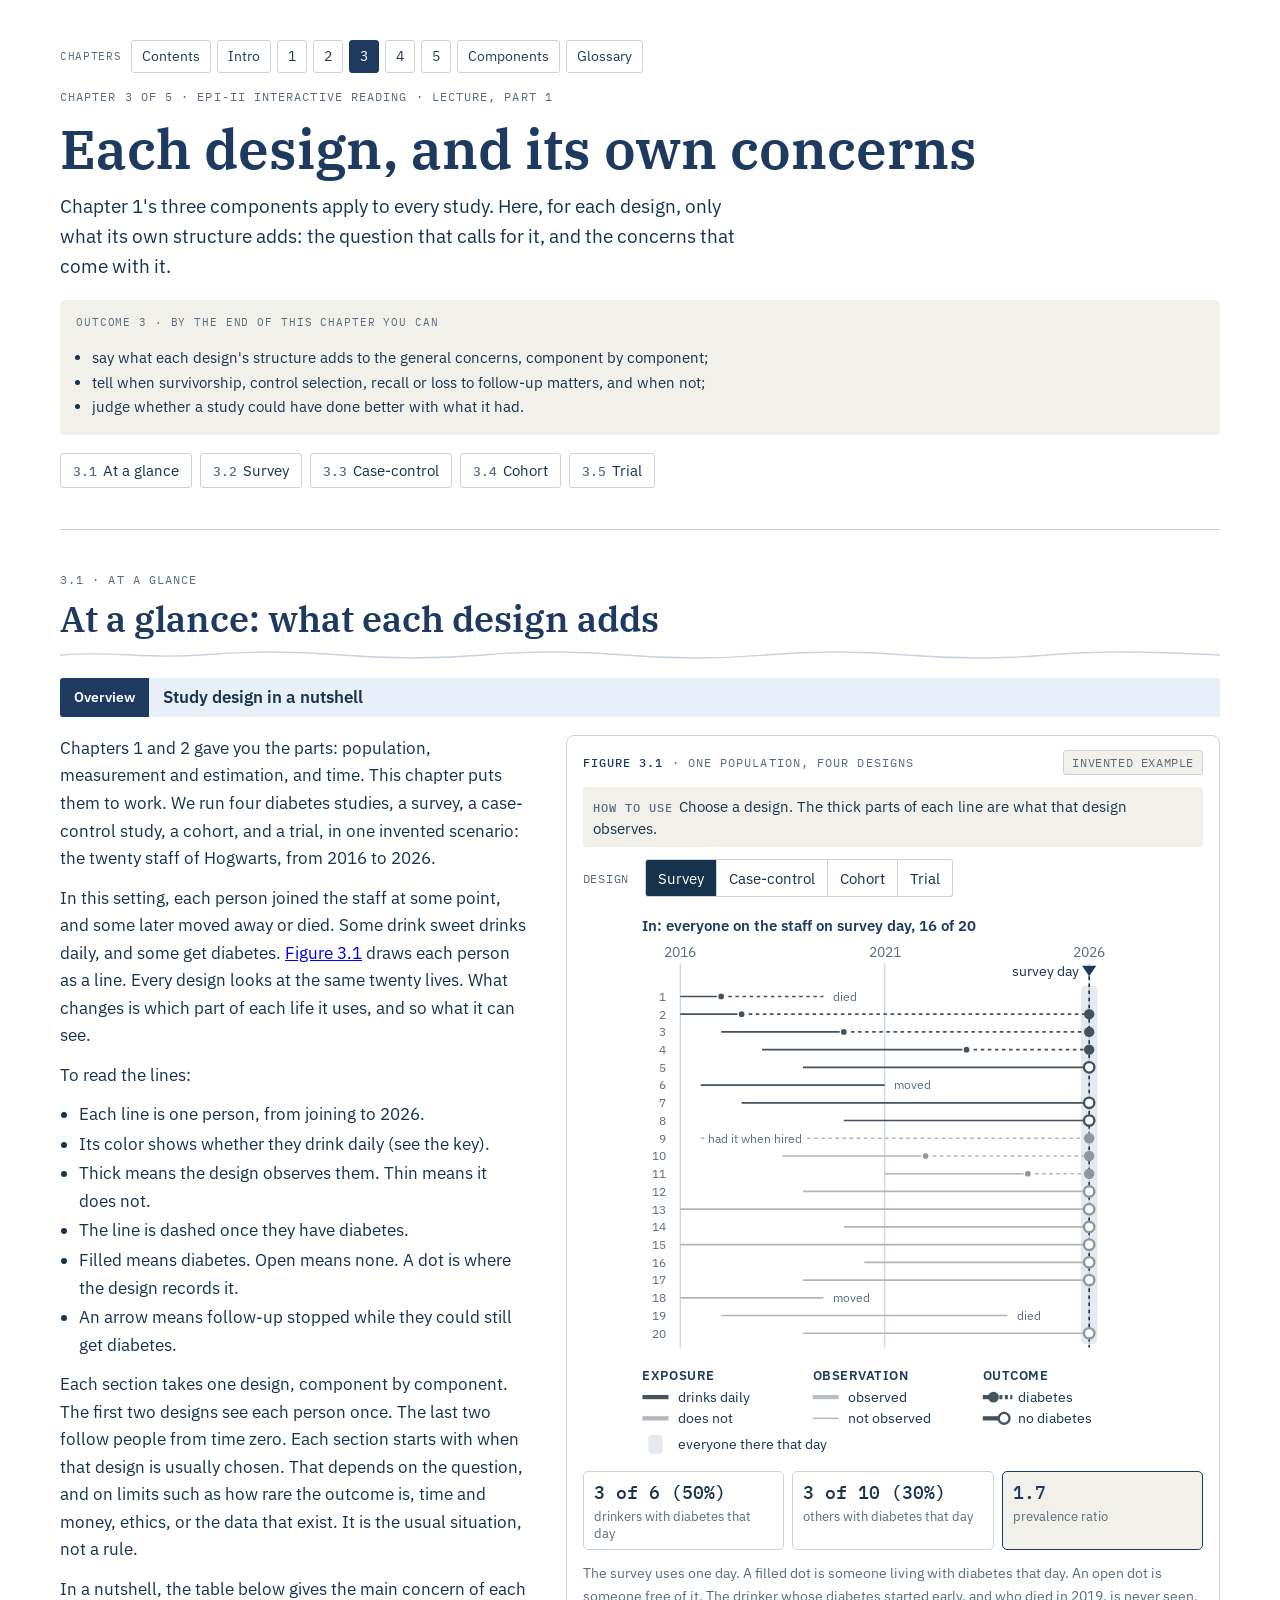
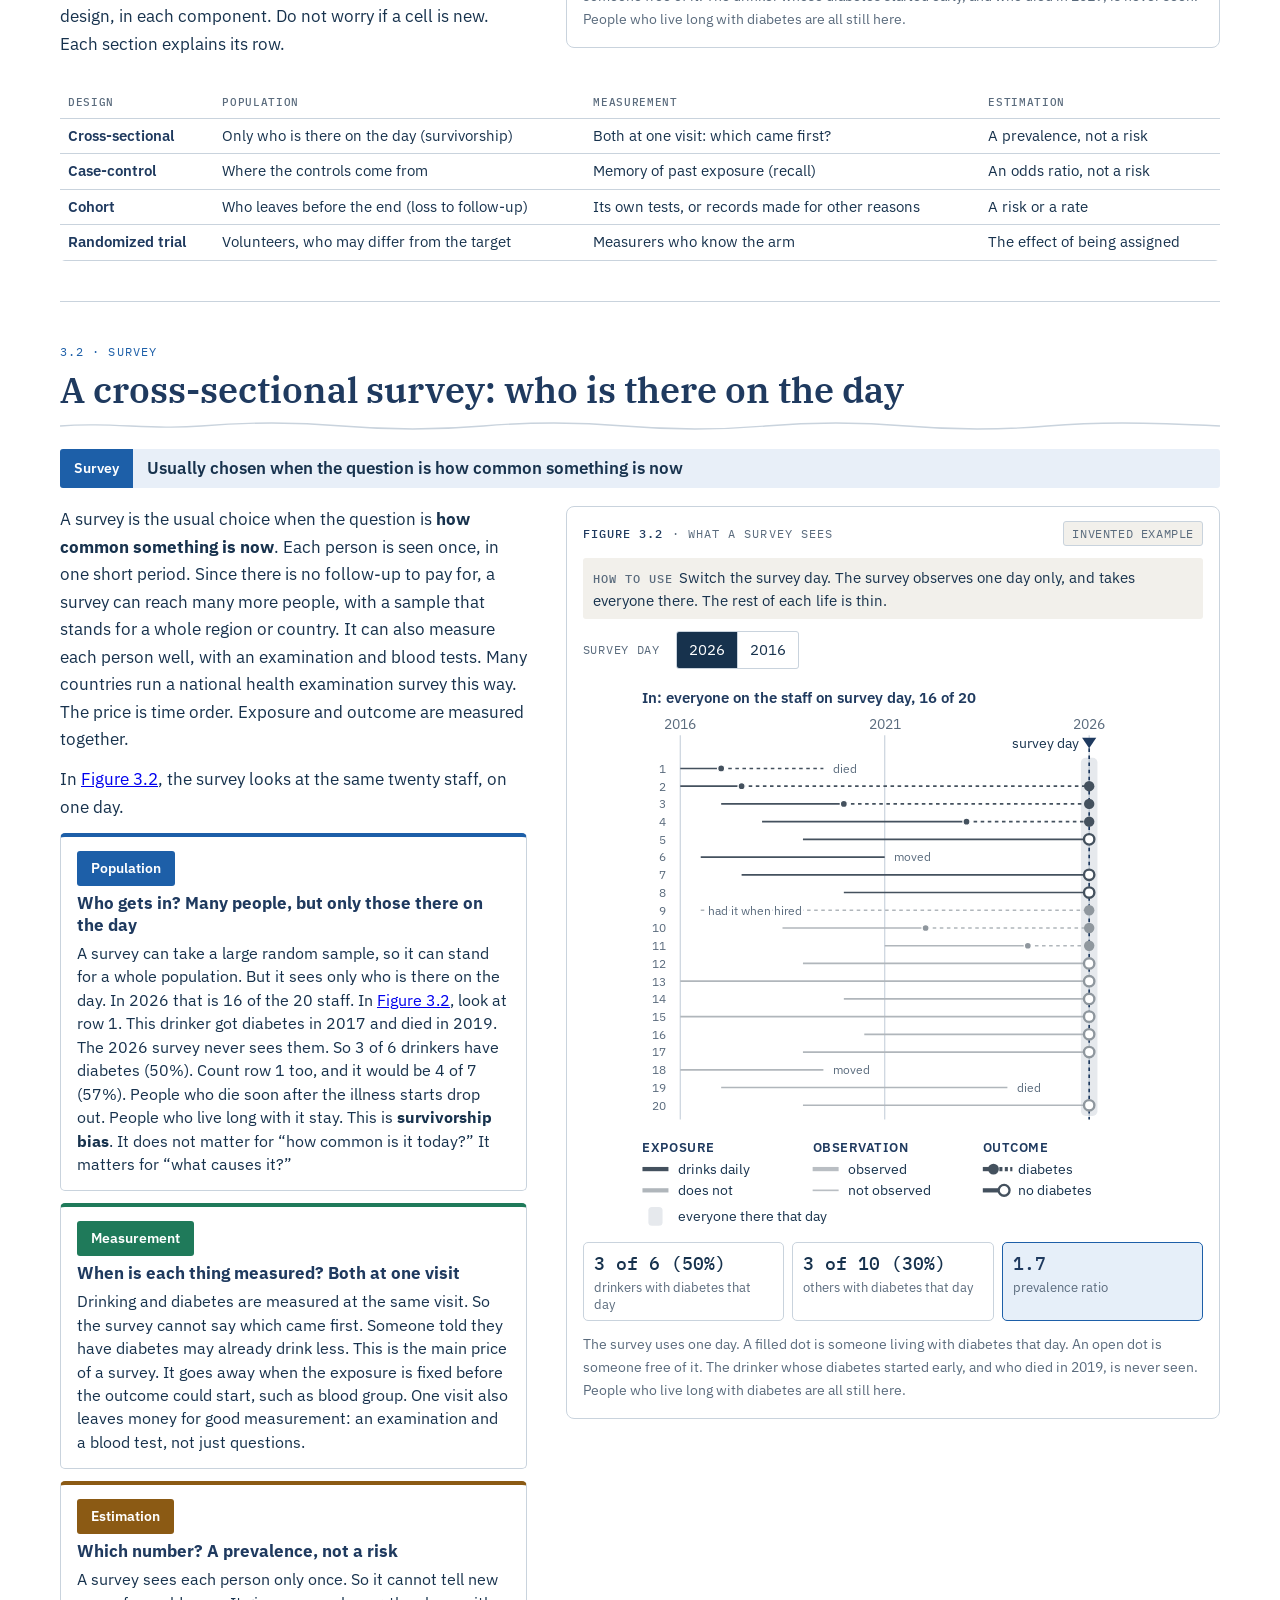
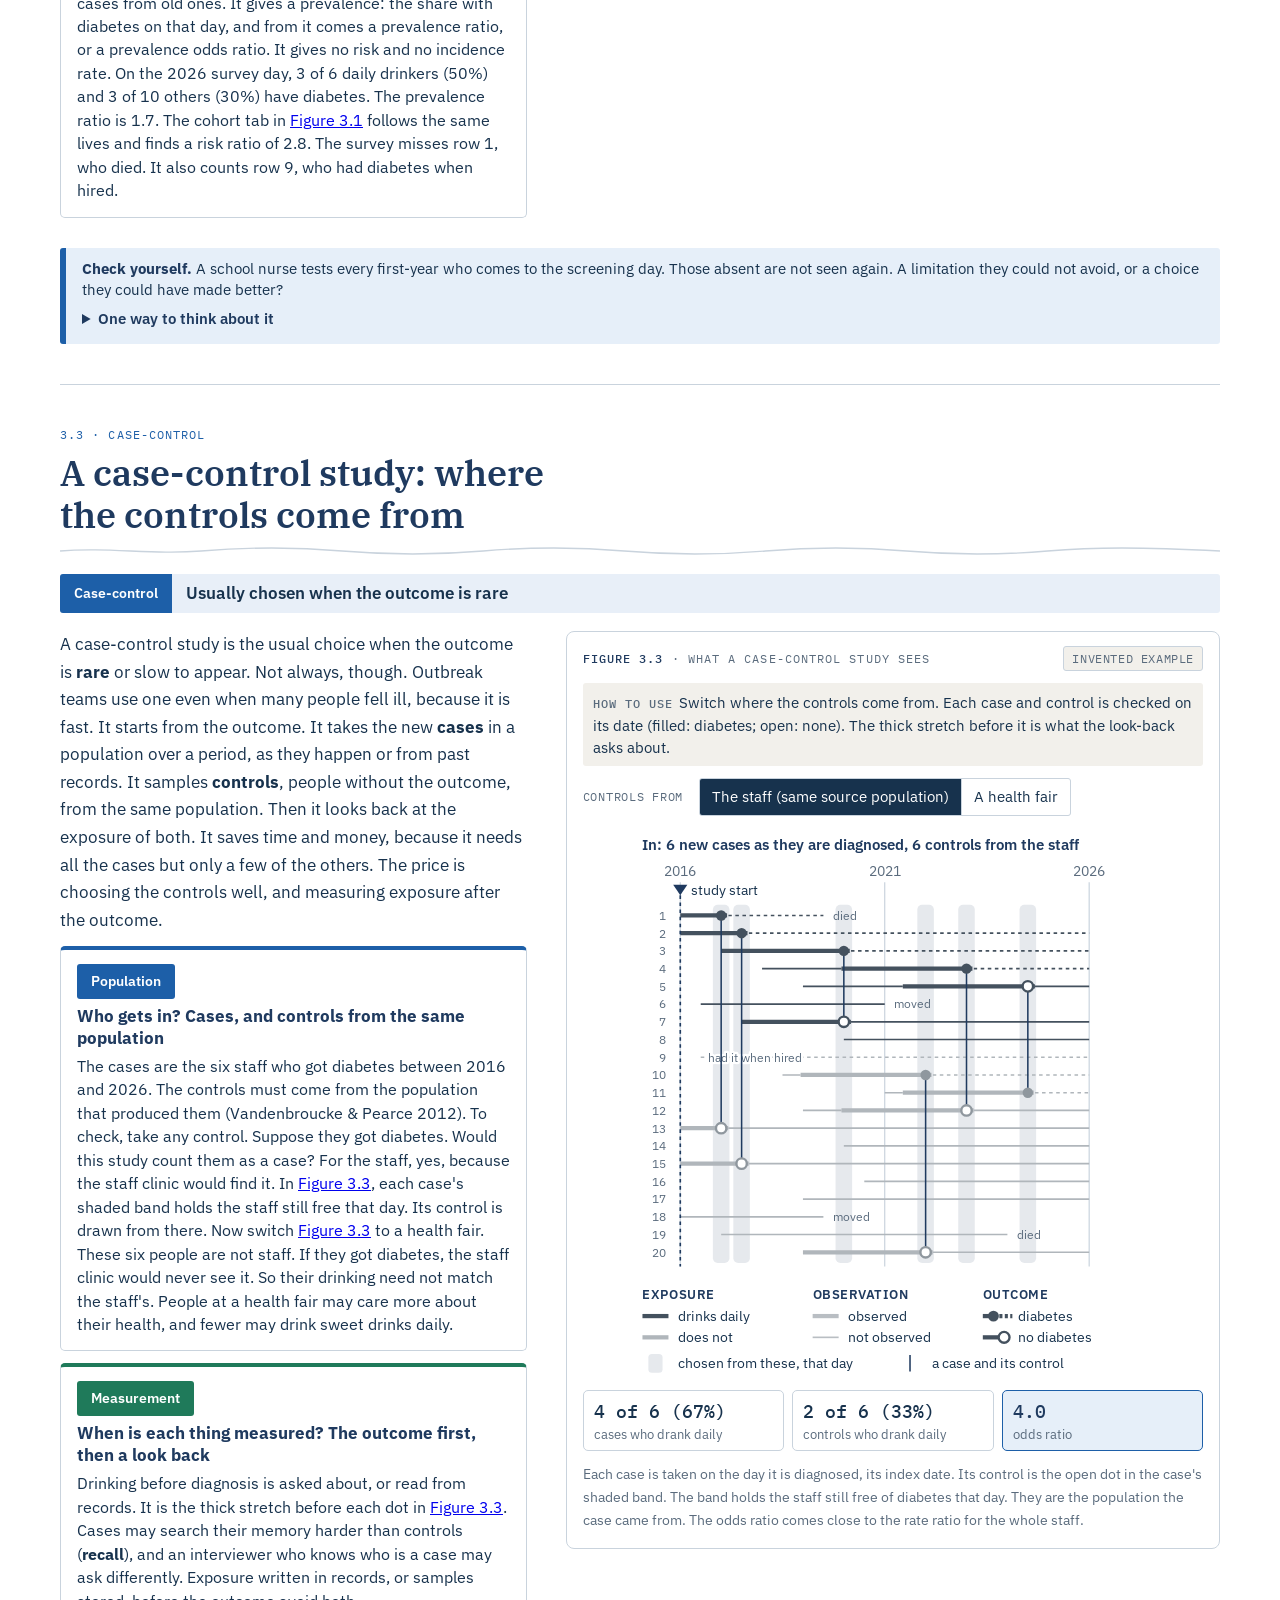
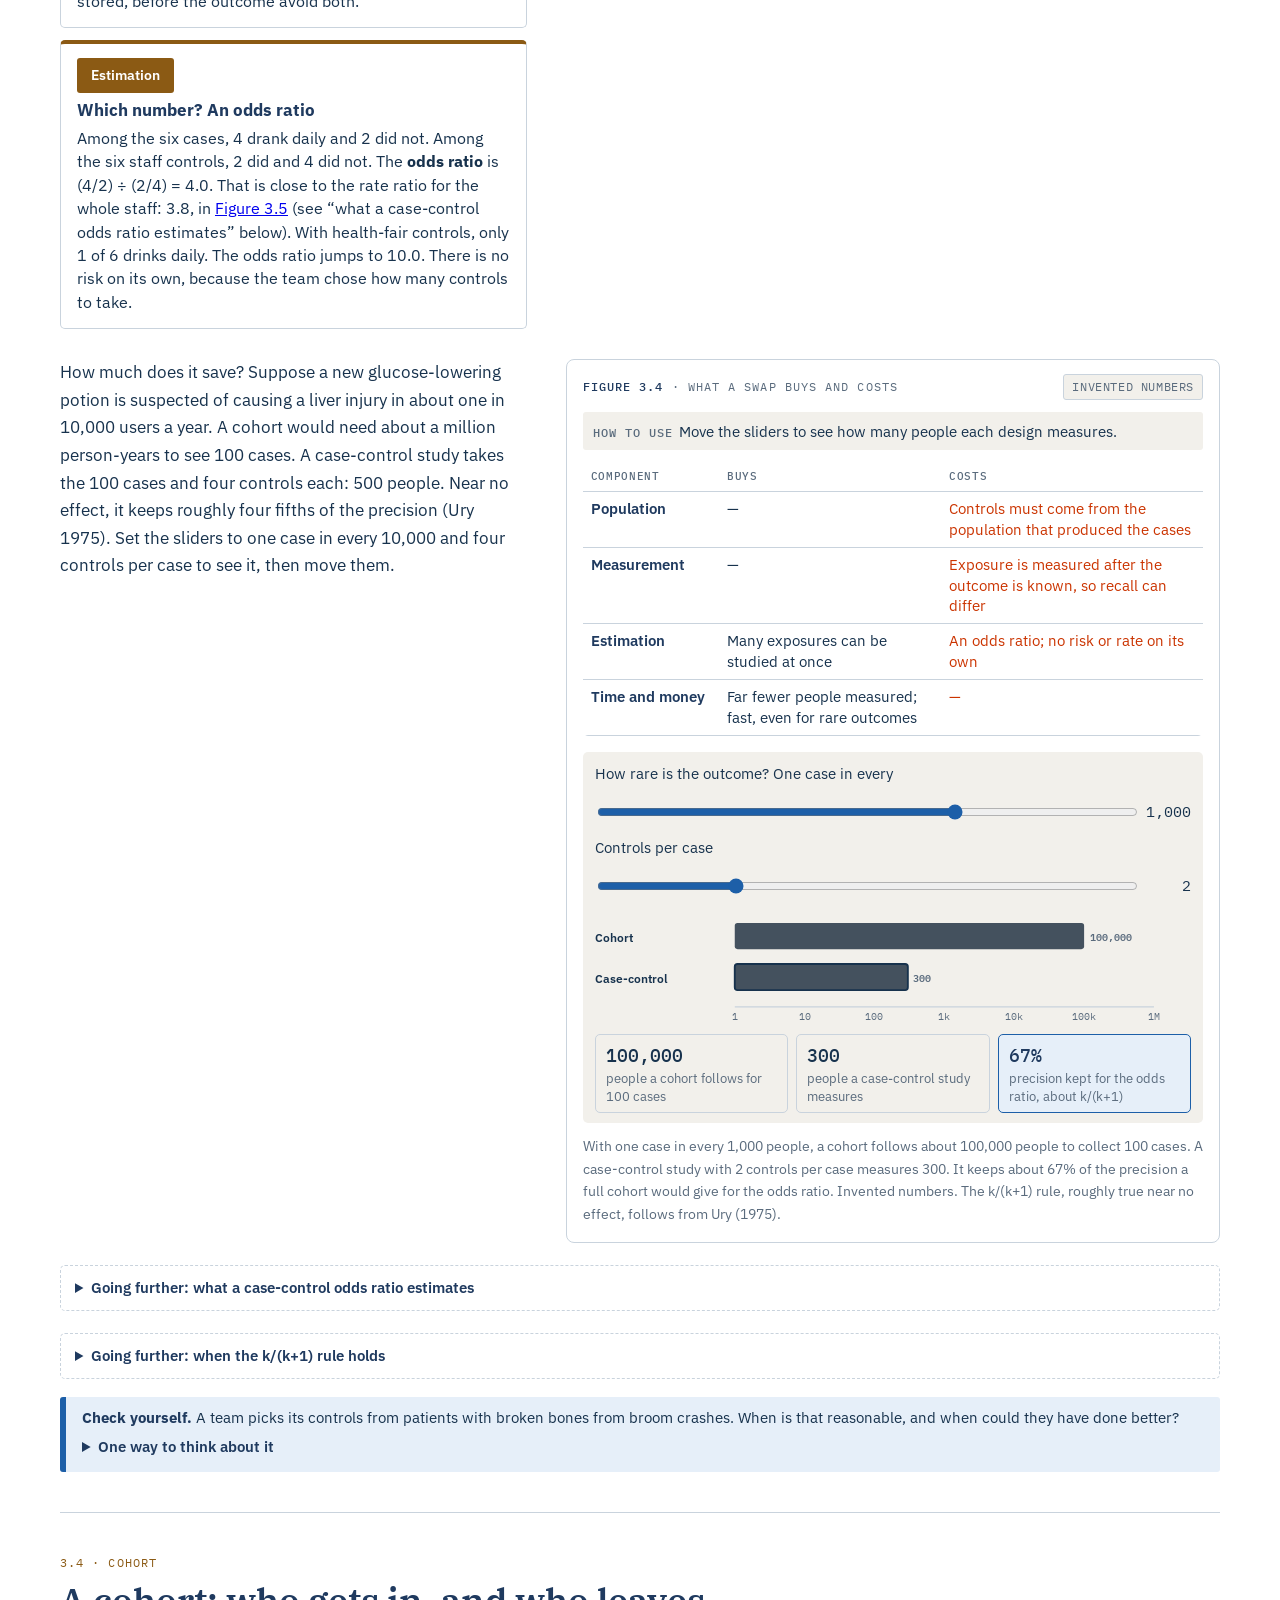
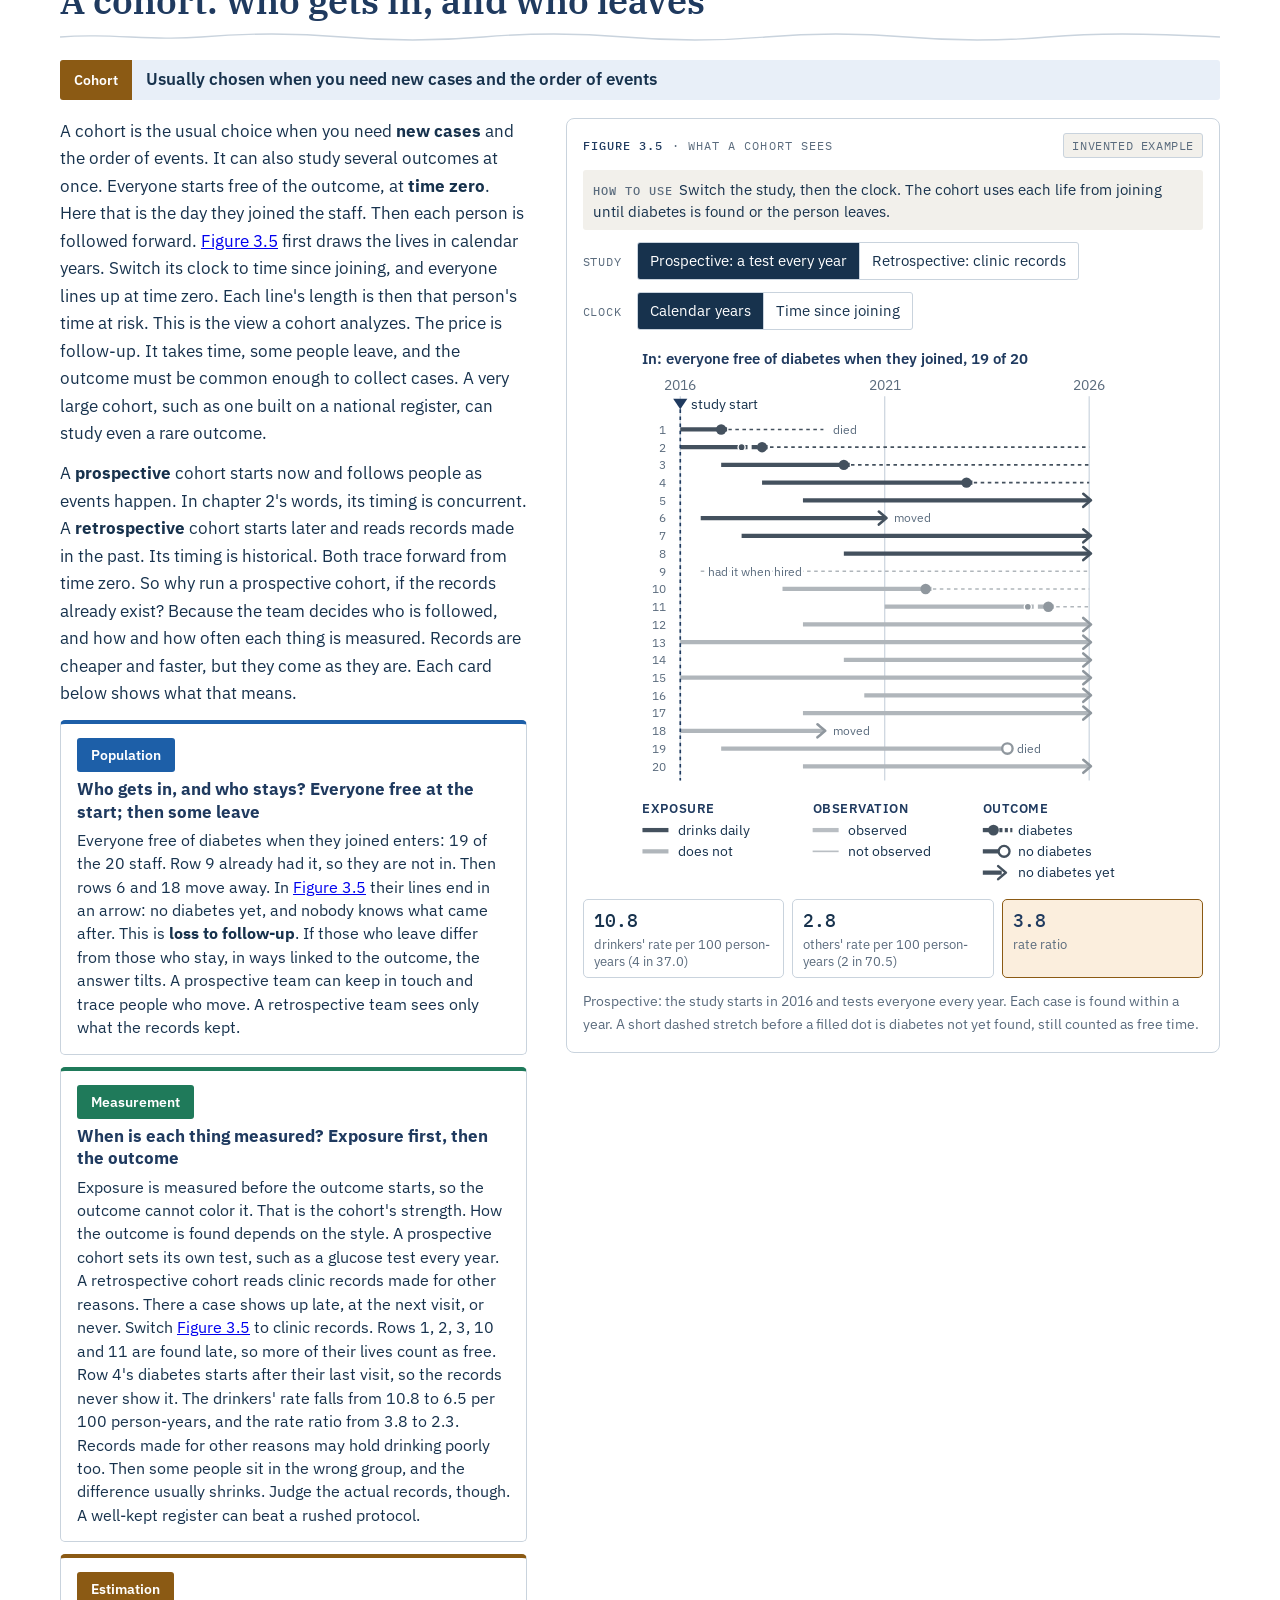
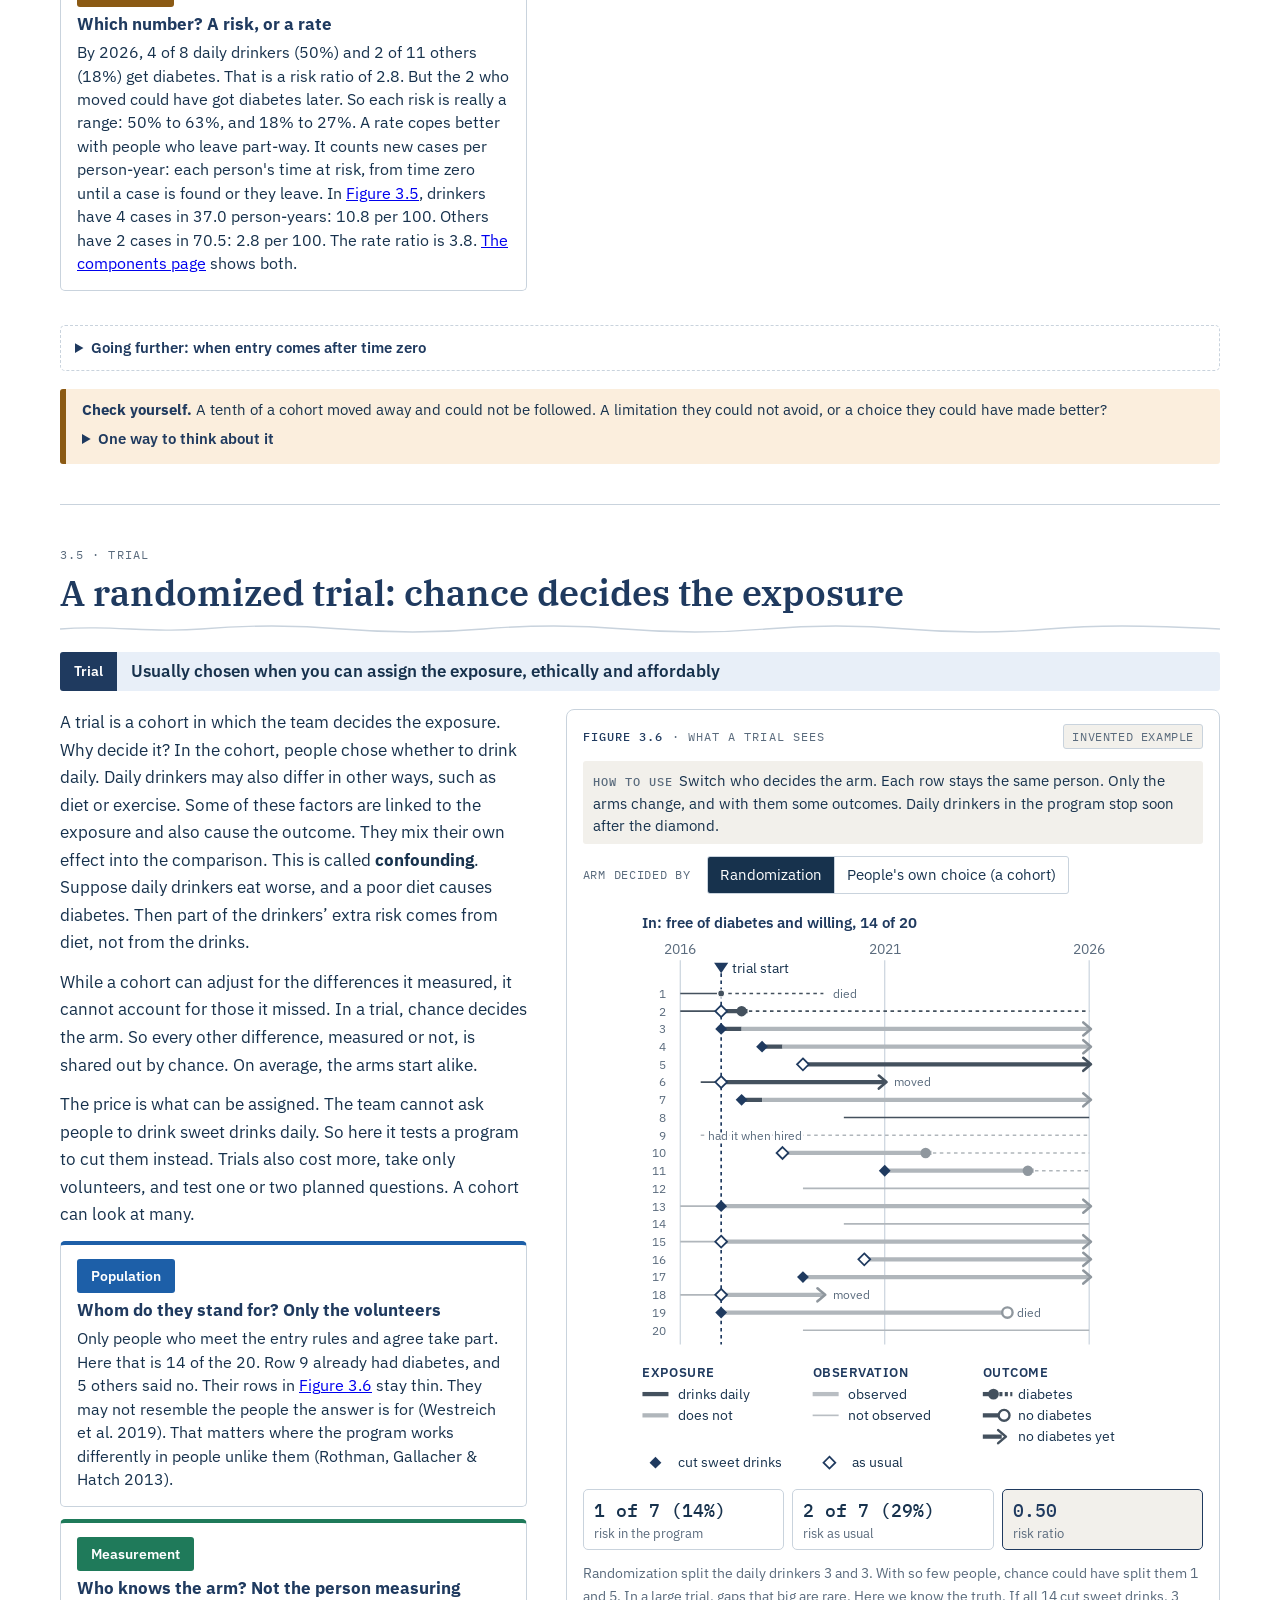
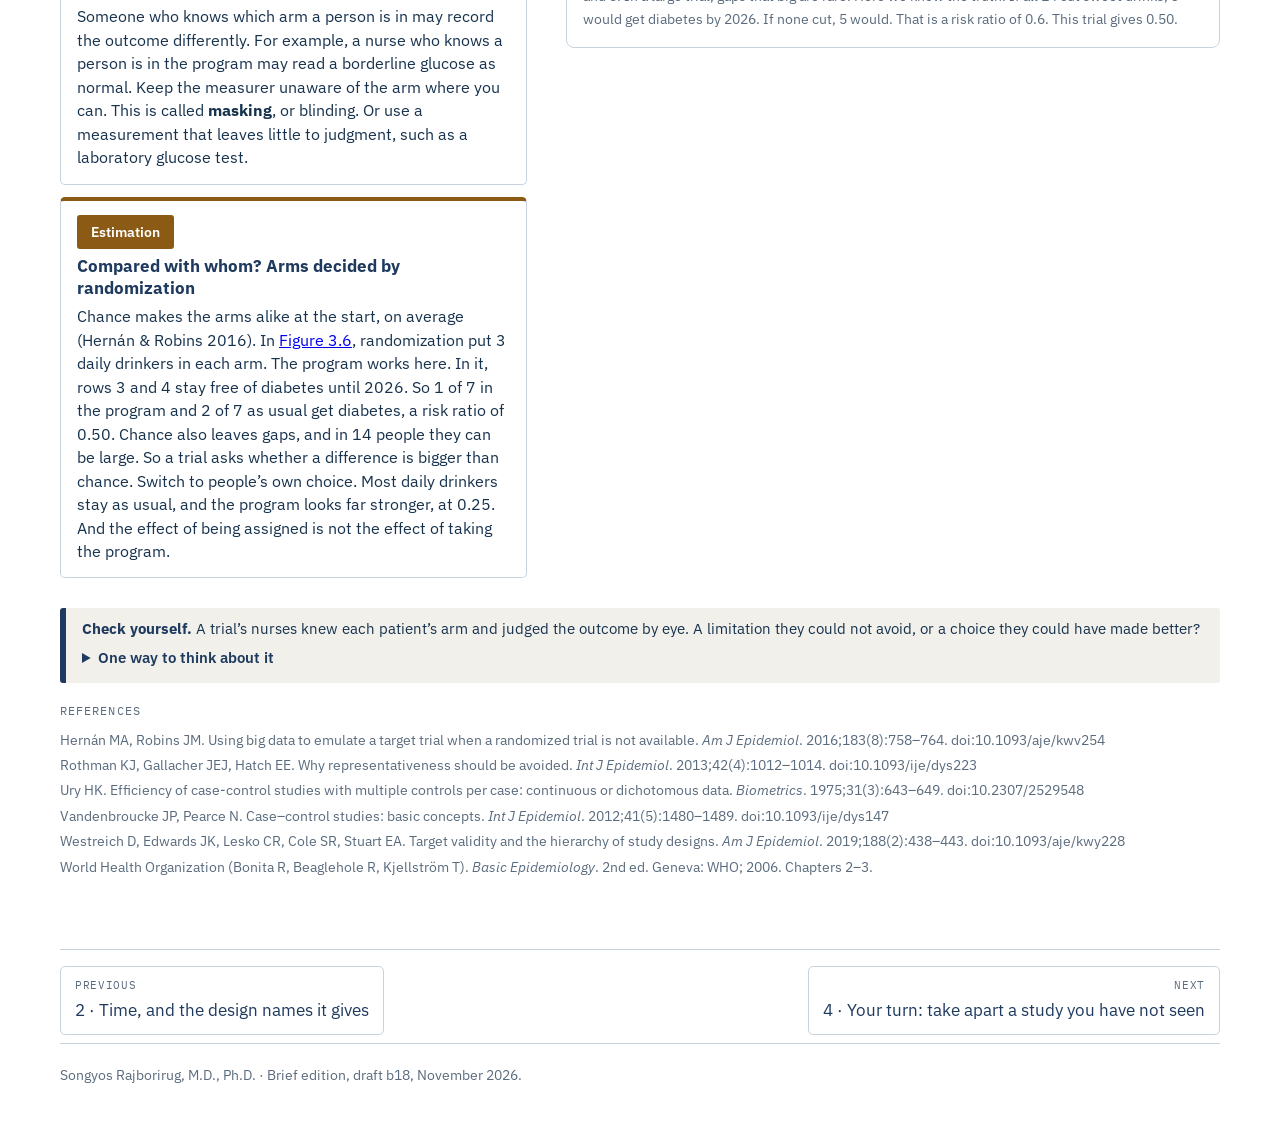
<file: designs.html>
<!doctype html>
<html lang="en">
<head>
<meta charset="utf-8">
<meta name="viewport" content="width=device-width,initial-scale=1">
<title>Each design, and its own concerns · Take a study apart</title>
<link rel="preconnect" href="https://fonts.googleapis.com">
<link rel="preconnect" href="https://fonts.gstatic.com" crossorigin>
<link rel="stylesheet" href="https://fonts.googleapis.com/css2?family=IBM+Plex+Mono:wght@400;500&family=IBM+Plex+Sans:wght@400;500;600;700&family=IBM+Plex+Serif:wght@400;600&display=swap">
<link rel="stylesheet" href="style.css">
</head>
<body>
<div class="terra terra-page" id="top">

<header class="terra-ph">
  <nav class="chbar" aria-label="Chapters"><span class="chbar-k">Chapters</span><a href="index.html">Contents</a><a href="intro.html" title="Introduction: you know the designs; why take them apart?">Intro</a><a href="lens.html" title="A recap: population, measurement and estimation">1</a><a href="time.html" title="Time, and the design names it gives">2</a><a href="designs.html" aria-current="page" title="Each design, and its own concerns">3</a><a href="your-turn.html" title="Your turn: take apart a study you have not seen">4</a><a href="describe.html" title="Descriptive epidemiology: person, place and time">5</a><a href="components.html" title="The components in detail">Components</a><a href="glossary.html">Glossary</a></nav>
  <p class="terra-kicker">Chapter 3 of 5 · EPI-II interactive reading · Lecture, part 1</p>
  <h1 class="terra-page-title">Each design, and its own concerns</h1>
  <p class="terra-lede">Chapter 1's three components apply to every study. Here, for each design, only what its own structure adds: the question that calls for it, and the concerns that come with it.</p>
  <div class="recall hdr-aims"><span class="recall-k">Outcome 3 · By the end of this chapter you can</span><ul class="chk-list"><li>say what each design's structure adds to the general concerns, component by component;</li><li>tell when survivorship, control selection, recall or loss to follow-up matters, and when not;</li><li>judge whether a study could have done better with what it had.</li></ul></div>
  <ul class="terra-toc" aria-label="Sections in this chapter"><li><a href="#dz-glance"><b>3.1</b> At a glance</a></li><li><a href="#dz-survey"><b>3.2</b> Survey</a></li><li><a href="#dz-cc"><b>3.3</b> Case-control</a></li><li><a href="#dz-cohort"><b>3.4</b> Cohort</a></li><li><a href="#dz-trial"><b>3.5</b> Trial</a></li></ul>
</header>

<section class="terra-sec terra-t-anchor" id="dz-glance" aria-labelledby="dz-glance-t">
  <div class="terra-sec-head">
    <p class="terra-kicker">3.1 · At a glance</p>
    <h2 class="terra-sec-title" id="dz-glance-t">At a glance: what each design adds</h2>
    <svg class="terra-sec-contour" viewBox="0 0 740 10" preserveAspectRatio="none" aria-hidden="true"><path d="M0 5 C 30 1, 60 9, 90 5 S 150 1, 180 5 S 240 9, 270 5 S 330 1, 360 5 S 420 9, 450 5 S 510 1, 540 5 S 600 9, 630 5 S 690 1, 740 5"/></svg>
  </div>
  <div class="terra-frame"><span class="terra-chip">Overview</span><span class="terra-frame-text">Study design in a nutshell</span></div>
  <div class="terra-split">
    <div class="terra-split-text">
      <p>Chapters 1 and 2 gave you the parts: population, measurement and estimation, and time. This chapter puts them to work. We run four diabetes studies, a survey, a case-control study, a cohort, and a trial, in one invented scenario: the twenty staff of Hogwarts, from 2016 to 2026.</p>
      <p>In this setting, each person joined the staff at some point, and some later moved away or died. Some drink sweet drinks daily, and some get diabetes. <a href="#w24">Figure 3.1</a> draws each person as a line. Every design looks at the same twenty lives. What changes is which part of each life it uses, and so what it can see.</p>
      <p>To read the lines:</p>
      <ul class="chk-list">
        <li>Each line is one person, from joining to 2026.</li>
        <li>Its color shows whether they drink daily (see the key).</li>
        <li>Thick means the design observes them. Thin means it does not.</li>
        <li>The line is dashed once they have diabetes.</li>
        <li>Filled means diabetes. Open means none. A dot is where the design records it.</li>
        <li>An arrow means follow-up stopped while they could still get diabetes.</li>
      </ul>
      <p>Each section takes one design, component by component. The first two designs see each person once. The last two follow people from time zero. Each section starts with when that design is usually chosen. That depends on the question, and on limits such as how rare the outcome is, time and money, ethics, or the data that exist. It is the usual situation, not a rule.</p>
      <p>In a nutshell, the table below gives the main concern of each design, in each component. Do not worry if a cell is new. Each section explains its row.</p>
    </div>
    <div class="terra-split-side">
<life-lines data-widget id="w24" data-figure="Figure 3.1"><script type="application/json">{"id":"w24","title":"One population, four designs","status":"Invented example","how":"Choose a design. The thick parts of each line are what that design observes.","designs":["survey","cc","cohort","trial"],"contrast":false,"words":{"design":"Design","moved":"moved","died":"died","zero":"10 years","of":"{a} of {b} ({p})","key_h_e":"Exposure","key_h_d":"Observation","key_h_o":"Outcome","key_data":"observed","key_nodata":"not observed","key_yes":"diabetes","key_no":"no diabetes","key_link":"a case and its control","key_box":"chosen from these, that day","key_coin":"randomization","had_it":"had it when hired","key_visit":"clinic visit"},"views":{"survey":{"label":"Survey","key_box":"everyone there that day","switch":"Survey day","options":{"end":"2026","start":"2016"},"rule":"In: everyone on the staff on survey day, {n} of {total}","svg_label":"Twenty staff, each a line from joining to 2026; a survey uses one day and sees the {n} present, {c} of them with diabetes.","date":"survey day","key_e":"drinks daily","key_ne":"does not","r_e":"drinkers with diabetes that day","r_ne":"others with diabetes that day","r_ratio":"prevalence ratio","note_end":"The survey uses one day. A filled dot is someone living with diabetes that day. An open dot is someone free of it. The drinker whose diabetes started early, and who died in 2019, is never seen. People who live long with diabetes are all still here.","note_start":"In 2016 only the five already on the staff are here, and none has diabetes yet. The cases of the next ten years have not started, so there is nothing to compare."},"cohort":{"label":"Cohort","key_no":"no diabetes yet","found":"onset","switch":"Study","options":{"yearly":"Prospective: a test every year","records":"Retrospective: clinic records"},"clock":"Clock","clock_options":{"calendar":"Calendar years","zero":"Time since joining"},"rule":"In: everyone free of diabetes when they joined, {n} of {total}","svg_label":"Twenty staff from 2016 to 2026; the cohort follows the {n} free of diabetes when they joined and finds {c} new cases.","date_yearly":"study start","date_records":"study start: the records are read","key_e":"drinks daily","key_ne":"does not","r_e":"drinkers' risk","r_ne":"others' risk","r_ratio":"risk ratio","note_yearly":"A cohort follows each person from joining. Follow-up ends at diabetes (a filled dot). If they move away or the study ends first, it ends in an arrow: no diabetes yet. Someone who died ends in an open dot: they never got diabetes. Everyone free of diabetes when they joined is in. The one who already had it is not.","note_records":"Retrospective: the same lives, read in 2026 from records made for other reasons. Only the start moved. These records show a case only at the next clinic visit. One drinker's diabetes starts after their last visit, so the records count them as free, and the risk ratio falls. Looking back is not worse in itself: records with a test every year would have found it.","note_zero":"The same lines, each slid left so its clock starts when the person joined (time zero). Calendar years drop out. A cohort compares time since joining, whether prospective or retrospective."},"cc":{"label":"Case-control","rule":"In: {n} new cases as they are diagnosed, {c} controls from the staff","svg_label":"Twenty staff from 2016 to 2026; the study takes the {n} new cases as they are diagnosed and a control from the staff on each case's date, and looks back three years at their drinking.","date":"study start","key_e":"drinks daily","key_ne":"does not","r_e":"cases who drank daily","r_ne":"controls who drank daily","r_ratio":"odds ratio","note":"Each new case is taken on the day it is diagnosed, its index date. Its control is drawn that day from the staff still free of diabetes, in the shaded band. The thick stretch before each dot is what the look-back asks about."},"trial":{"label":"Trial","key_no":"no diabetes yet","switch":"Arm decided by","options":{"coin":"Randomization","choice":"People's own choice (a cohort)"},"rule":"In: free of diabetes and willing, {n} of {total}","svg_label":"Twenty staff from 2016 to 2026, one row each. {n} free of diabetes and willing are split into two arms, with {de} daily drinkers in the program and {dn} as usual.","date":"trial start","key_e":"drinks daily","key_ne":"does not","key_coin":"cut sweet drinks","key_coin_no":"as usual","r_e":"risk in the program","r_ne":"risk as usual","r_ratio":"risk ratio","note_coin":"Each person enters at the diamond, when the trial opens in 2017 or when they join. Randomization decides the arm. Daily drinkers in the program stop soon after. Then both arms are followed, as in a cohort.","note_choice":"Here people chose their arm. Only 1 of the 6 daily drinkers chose to cut. So the program looks stronger than it is."}}}</script></life-lines>
    </div>
  </div>
  <div class="scrollx" id="nutshell"><table class="mtab">
      <thead><tr><th>Design</th><th>Population</th><th>Measurement</th><th>Estimation</th></tr></thead>
      <tbody>
        <tr><td>Cross-sectional</td><td>Only who is there on the day (survivorship)</td><td>Both at one visit: which came first?</td><td>A prevalence, not a risk</td></tr>
        <tr><td>Case-control</td><td>Where the controls come from</td><td>Memory of past exposure (recall)</td><td>An odds ratio, not a risk</td></tr>
        <tr><td>Cohort</td><td>Who leaves before the end (loss to follow-up)</td><td>Its own tests, or records made for other reasons</td><td>A risk or a rate</td></tr>
        <tr><td>Randomized trial</td><td>Volunteers, who may differ from the target</td><td>Measurers who know the arm</td><td>The effect of being assigned</td></tr>
      </tbody></table></div>
</section>

<section class="terra-sec terra-t-a" id="dz-survey" aria-labelledby="dz-survey-t">
  <div class="terra-sec-head">
    <p class="terra-kicker">3.2 · Survey</p>
    <h2 class="terra-sec-title" id="dz-survey-t">A cross-sectional survey: who is there on the day</h2>
    <svg class="terra-sec-contour" viewBox="0 0 740 10" preserveAspectRatio="none" aria-hidden="true"><path d="M0 5 C 30 1, 60 9, 90 5 S 150 1, 180 5 S 240 9, 270 5 S 330 1, 360 5 S 420 9, 450 5 S 510 1, 540 5 S 600 9, 630 5 S 690 1, 740 5"/></svg>
  </div>
  <div class="terra-frame"><span class="terra-chip">Survey</span><span class="terra-frame-text">Usually chosen when the question is how common something is now</span></div>
  <div class="terra-split">
    <div class="terra-split-text">
      <p>A survey is the usual choice when the question is <b>how common something is now</b>. Each person is seen once, in one short period. Since there is no follow-up to pay for, a survey can reach many more people, with a sample that stands for a whole region or country. It can also measure each person well, with an examination and blood tests. Many countries run a national health examination survey this way. The price is time order. Exposure and outcome are measured together.</p>
      <p>In <a href="#w25">Figure 3.2</a>, the survey looks at the same twenty staff, on one day.</p>
    <div class="tcard terra-t-a"><div class="chip-row"><span class="terra-chip">Population</span></div><h4>Who gets in? Many people, but only those there on the day</h4><p>A survey can take a large random sample, so it can stand for a whole population. But it sees only who is there on the day. In 2026 that is 16 of the 20 staff. In <a href="#w25">Figure 3.2</a>, look at row 1. This drinker got diabetes in 2017 and died in 2019. The 2026 survey never sees them. So 3 of 6 drinkers have diabetes (50%). Count row 1 too, and it would be 4 of 7 (57%). People who die soon after the illness starts drop out. People who live long with it stay. This is <b>survivorship bias</b>. It does not matter for “how common is it today?” It matters for “what causes it?”</p></div>
    <div class="tcard terra-t-b"><div class="chip-row"><span class="terra-chip">Measurement</span></div><h4>When is each thing measured? Both at one visit</h4><p>Drinking and diabetes are measured at the same visit. So the survey cannot say which came first. Someone told they have diabetes may already drink less. This is the main price of a survey. It goes away when the exposure is fixed before the outcome could start, such as blood group. One visit also leaves money for good measurement: an examination and a blood test, not just questions.</p></div>
    <div class="tcard terra-t-c"><div class="chip-row"><span class="terra-chip">Estimation</span></div><h4>Which number? A prevalence, not a risk</h4><p>A survey sees each person only once. So it cannot tell new cases from old ones. It gives a prevalence: the share with diabetes on that day, and from it comes a prevalence ratio, or a prevalence odds ratio. It gives no risk and no incidence rate. On the 2026 survey day, 3 of 6 daily drinkers (50%) and 3 of 10 others (30%) have diabetes. The prevalence ratio is 1.7. The cohort tab in <a href="#w24">Figure 3.1</a> follows the same lives and finds a risk ratio of 2.8. The survey misses row 1, who died. It also counts row 9, who had diabetes when hired.</p></div>
    </div>
    <div class="terra-split-side">
<life-lines data-widget id="w25" data-figure="Figure 3.2"><script type="application/json">{"id":"w25","title":"What a survey sees","status":"Invented example","how":"Switch the survey day. The survey observes one day only, and takes everyone there. The rest of each life is thin.","designs":["survey"],"contrast":true,"words":{"design":"Design","moved":"moved","died":"died","zero":"10 years","of":"{a} of {b} ({p})","key_h_e":"Exposure","key_h_d":"Observation","key_h_o":"Outcome","key_data":"observed","key_nodata":"not observed","key_yes":"diabetes","key_no":"no diabetes","key_link":"a case and its control","key_box":"chosen from these, that day","key_coin":"randomization","had_it":"had it when hired","key_visit":"clinic visit"},"views":{"survey":{"label":"Survey","key_box":"everyone there that day","switch":"Survey day","options":{"end":"2026","start":"2016"},"rule":"In: everyone on the staff on survey day, {n} of {total}","svg_label":"Twenty staff, each a line from joining to 2026; a survey uses one day and sees the {n} present, {c} of them with diabetes.","date":"survey day","key_e":"drinks daily","key_ne":"does not","r_e":"drinkers with diabetes that day","r_ne":"others with diabetes that day","r_ratio":"prevalence ratio","note_end":"The survey uses one day. A filled dot is someone living with diabetes that day. An open dot is someone free of it. The drinker whose diabetes started early, and who died in 2019, is never seen. People who live long with diabetes are all still here.","note_start":"In 2016 only the five already on the staff are here, and none has diabetes yet. The cases of the next ten years have not started, so there is nothing to compare."}}}</script></life-lines>
    </div>
  </div>
  <div class="terra-callout"><div class="terra-callout-body"><span class="terra-callout-lead">Check yourself.</span> A school nurse tests every first-year who comes to the screening day. Those absent are not seen again. A limitation they could not avoid, or a choice they could have made better?
    <details class="chk"><summary>One way to think about it</summary><p>It depends on what a second visit would have cost. If one more morning would have reached most of the absent pupils, skipping it was a choice they could have made better. Absent pupils may differ: more often ill, or new to the school. If the nurse had one day for the whole school, it is a limitation they could not avoid. Then report how many were absent, and which way that might push the share. Chapter 4’s first practice study is this one: try the worksheet on it.</p></details></div></div>
</section>

<section class="terra-sec terra-t-a" id="dz-cc" aria-labelledby="dz-cc-t">
  <div class="terra-sec-head">
    <p class="terra-kicker">3.3 · Case-control</p>
    <h2 class="terra-sec-title" id="dz-cc-t">A case-control study: where the controls come from</h2>
    <svg class="terra-sec-contour" viewBox="0 0 740 10" preserveAspectRatio="none" aria-hidden="true"><path d="M0 5 C 30 1, 60 9, 90 5 S 150 1, 180 5 S 240 9, 270 5 S 330 1, 360 5 S 420 9, 450 5 S 510 1, 540 5 S 600 9, 630 5 S 690 1, 740 5"/></svg>
  </div>
  <div class="terra-frame"><span class="terra-chip">Case-control</span><span class="terra-frame-text">Usually chosen when the outcome is rare</span></div>
  <div class="terra-split">
    <div class="terra-split-text">
      <p>A case-control study is the usual choice when the outcome is <b>rare</b> or slow to appear. Not always, though. Outbreak teams use one even when many people fell ill, because it is fast. It starts from the outcome. It takes the new <b>cases</b> in a population over a period, as they happen or from past records. It samples <b>controls</b>, people without the outcome, from the same population. Then it looks back at the exposure of both. It saves time and money, because it needs all the cases but only a few of the others. The price is choosing the controls well, and measuring exposure after the outcome.</p>
    <div class="tcard terra-t-a"><div class="chip-row"><span class="terra-chip">Population</span></div><h4>Who gets in? Cases, and controls from the same population</h4><p>The cases are the six staff who got diabetes between 2016 and 2026. The controls must come from the population that produced them (Vandenbroucke &amp; Pearce 2012). To check, take any control. Suppose they got diabetes. Would this study count them as a case? For the staff, yes, because the staff clinic would find it. In <a href="#w27">Figure 3.3</a>, each case's shaded band holds the staff still free that day. Its control is drawn from there. Now switch <a href="#w27">Figure 3.3</a> to a health fair. These six people are not staff. If they got diabetes, the staff clinic would never see it. So their drinking need not match the staff's. People at a health fair may care more about their health, and fewer may drink sweet drinks daily.</p></div>
    <div class="tcard terra-t-b"><div class="chip-row"><span class="terra-chip">Measurement</span></div><h4>When is each thing measured? The outcome first, then a look back</h4><p>Drinking before diagnosis is asked about, or read from records. It is the thick stretch before each dot in <a href="#w27">Figure 3.3</a>. Cases may search their memory harder than controls (<b>recall</b>), and an interviewer who knows who is a case may ask differently. Exposure written in records, or samples stored, before the outcome avoid both.</p></div>
    <div class="tcard terra-t-c"><div class="chip-row"><span class="terra-chip">Estimation</span></div><h4>Which number? An odds ratio</h4><p>Among the six cases, 4 drank daily and 2 did not. Among the six staff controls, 2 did and 4 did not. The <b>odds ratio</b> is (4/2) ÷ (2/4) = 4.0. That is close to the rate ratio for the whole staff: 3.8, in <a href="#w26">Figure 3.5</a> (see “what a case-control odds ratio estimates” below). With health-fair controls, only 1 of 6 drinks daily. The odds ratio jumps to 10.0. There is no risk on its own, because the team chose how many controls to take.</p></div>
    </div>
    <div class="terra-split-side">
<life-lines data-widget id="w27" data-figure="Figure 3.3"><script type="application/json">{"id":"w27","title":"What a case-control study sees","status":"Invented example","how":"Switch where the controls come from. Each case and control is checked on its date (filled: diabetes; open: none). The thick stretch before it is what the look-back asks about.","designs":["cc"],"contrast":true,"words":{"design":"Design","moved":"moved","died":"died","zero":"10 years","of":"{a} of {b} ({p})","key_h_e":"Exposure","key_h_d":"Observation","key_h_o":"Outcome","key_data":"observed","key_nodata":"not observed","key_yes":"diabetes","key_no":"no diabetes","key_link":"a case and its control","key_box":"chosen from these, that day","key_coin":"randomization","had_it":"had it when hired","key_visit":"clinic visit"},"views":{"cc":{"label":"Case-control","switch":"Controls from","options":{"staff":"The staff (same source population)","fair":"A health fair"},"rule_staff":"In: {n} new cases as they are diagnosed, {c} controls from the staff","rule_fair":"In: {n} new cases as they are diagnosed, {c} controls from a health fair","svg_label_staff":"Twenty staff from 2016 to 2026; the study takes the {n} new cases as they are diagnosed and a control from the staff on each case's date, and looks back three years at their drinking.","svg_label_fair":"Twenty staff from 2016 to 2026, and six people from a health fair in 2025; the study takes the {n} new staff cases as they are diagnosed and {c} controls from the fair, and looks back three years at their drinking.","date":"study start","key_e":"drinks daily","key_ne":"does not","key_box_fair":"should be chosen from these","r_e":"cases who drank daily","r_ne":"controls who drank daily","r_ratio":"odds ratio","outside":"Health fair, not staff","note_staff":"Each case is taken on the day it is diagnosed, its index date. Its control is the open dot in the case's shaded band. The band holds the staff still free of diabetes that day. They are the population the case came from. The odds ratio comes close to the rate ratio for the whole staff.","note_fair":"The same six cases. The controls now come from a health fair in the village, in 2025. They sit below the staff, outside every shaded band. If they got diabetes, the staff clinic would never see it. Fewer of them drink daily, so the odds ratio jumps."}}}</script></life-lines>
    </div>
  </div>
  <div class="terra-split">
    <div class="terra-split-text">
      <p>How much does it save? Suppose a new glucose-lowering potion is suspected of causing a liver injury in about one in 10,000 users a year. A cohort would need about a million person-years to see 100 cases. A case-control study takes the 100 cases and four controls each: 500 people. Near no effect, it keeps roughly four fifths of the precision (Ury 1975). Set the sliders to one case in every 10,000 and four controls per case to see it, then move them.</p>
    </div>
    <div class="terra-split-side">
<design-swap data-widget id="w12" data-figure="Figure 3.4"><script type="application/json">{"id":"w12","title":"What a swap buys and costs","status":"Invented numbers","how":"Move the sliders to see how many people each design measures.","words":{"swap":"Swap","rare":"How rare is the outcome? One case in every","per_case":"Controls per case","svg_label":"People measured by a cohort and by a case-control study","component":"Component","buys":"Buys","costs":"Costs","cohort":"Cohort","case_control":"Case-control","aria_label":"People measured to get {cases} cases: cohort {cohort}, case-control {case_control} (log scale)","cohort_follows":"people a cohort follows for {cases} cases","cc_measures":"people a case-control study measures","precision":"precision kept for the odds ratio, about k/(k+1)","control":"control","controls":"controls","cc_note":"With one case in every {one} people, a cohort follows about {cohort} people to collect {cases} cases. A case-control study with {k} {controls} per case measures {measured}. It keeps about {keep} of the precision a full cohort would give for the odds ratio.","source":"Invented numbers. The k/(k+1) rule, roughly true near no effect, follows from Ury (1975)."},"swaps":{"cc":{"label":"Cohort → case-control","rows":[{"component":"Population","costs":"Controls must come from the population that produced the cases"},{"component":"Measurement","costs":"Exposure is measured after the outcome is known, so recall can differ"},{"component":"Estimation","buys":"Many exposures can be studied at once","costs":"An odds ratio; no risk or rate on its own"},{"component":"Time and money","buys":"Far fewer people measured; fast, even for rare outcomes"}],"note":""}}}</script></design-swap>
    </div>
  </div>
  <details class="chk more"><summary>Going further: what a case-control odds ratio estimates</summary><p>It depends on how the controls were sampled. Suppose controls are drawn from people still at risk when each case occurs (density sampling, the shaded bands in <a href="#w27">Figure 3.3</a>). Then the odds ratio estimates the rate ratio, with no rare-disease assumption. If they are a random sample of everyone at the start (a case-cohort design), it estimates the risk ratio. If you know what fraction of the source population the controls represent, absolute risks can be recovered too. So “no risk on its own” is the safe short version (Vandenbroucke &amp; Pearce 2012).</p></details>
  <details class="chk more"><summary>Going further: when the k/(k+1) rule holds</summary><p>Ury (1975) derived it for matched designs, for tests near no effect. When the exposure is rare among controls, extra controls per case help more than the rule suggests. Beyond four or five controls per case the gain is usually small.</p></details>
  <div class="terra-callout"><div class="terra-callout-body"><span class="terra-callout-lead">Check yourself.</span> A team picks its controls from patients with broken bones from broom crashes. When is that reasonable, and when could they have done better?
    <details class="chk"><summary>One way to think about it</summary><p>Reasonable if no register exists, the broken-bone patients come from the same population as the cases, and their potion use is unrelated to their injury. If the potion makes people dizzy, and dizziness causes crashes, the controls take the potion more often than their population does. Then the odds ratio is pulled toward 1. With a register available, controls drawn by chance from it would have been better.</p><p>Chapter 4’s third practice study is a case-control study of lead poisoning. Its controls are nearby schoolchildren. Try the worksheet on it.</p></details></div></div>
</section>

<section class="terra-sec terra-t-c" id="dz-cohort" aria-labelledby="dz-cohort-t">
  <div class="terra-sec-head">
    <p class="terra-kicker">3.4 · Cohort</p>
    <h2 class="terra-sec-title" id="dz-cohort-t">A cohort: who gets in, and who leaves</h2>
    <svg class="terra-sec-contour" viewBox="0 0 740 10" preserveAspectRatio="none" aria-hidden="true"><path d="M0 5 C 30 1, 60 9, 90 5 S 150 1, 180 5 S 240 9, 270 5 S 330 1, 360 5 S 420 9, 450 5 S 510 1, 540 5 S 600 9, 630 5 S 690 1, 740 5"/></svg>
  </div>
  <div class="terra-frame"><span class="terra-chip">Cohort</span><span class="terra-frame-text">Usually chosen when you need new cases and the order of events</span></div>
  <div class="terra-split">
    <div class="terra-split-text">
      <p>A cohort is the usual choice when you need <b>new cases</b> and the order of events. It can also study several outcomes at once. Everyone starts free of the outcome, at <b>time zero</b>. Here that is the day they joined the staff. Then each person is followed forward. <a href="#w26">Figure 3.5</a> first draws the lives in calendar years. Switch its clock to time since joining, and everyone lines up at time zero. Each line's length is then that person's time at risk. This is the view a cohort analyzes. The price is follow-up. It takes time, some people leave, and the outcome must be common enough to collect cases. A very large cohort, such as one built on a national register, can study even a rare outcome.</p>
      <p>A <b>prospective</b> cohort starts now and follows people as events happen. In chapter 2's words, its timing is concurrent. A <b>retrospective</b> cohort starts later and reads records made in the past. Its timing is historical. Both trace forward from time zero. So why run a prospective cohort, if the records already exist? Because the team decides who is followed, and how and how often each thing is measured. Records are cheaper and faster, but they come as they are. Each card below shows what that means.</p>
    <div class="tcard terra-t-a"><div class="chip-row"><span class="terra-chip">Population</span></div><h4>Who gets in, and who stays? Everyone free at the start; then some leave</h4><p>Everyone free of diabetes when they joined enters: 19 of the 20 staff. Row 9 already had it, so they are not in. Then rows 6 and 18 move away. In <a href="#w26">Figure 3.5</a> their lines end in an arrow: no diabetes yet, and nobody knows what came after. This is <b>loss to follow-up</b>. If those who leave differ from those who stay, in ways linked to the outcome, the answer tilts. A prospective team can keep in touch and trace people who move. A retrospective team sees only what the records kept.</p></div>
    <div class="tcard terra-t-b"><div class="chip-row"><span class="terra-chip">Measurement</span></div><h4>When is each thing measured? Exposure first, then the outcome</h4><p>Exposure is measured before the outcome starts, so the outcome cannot color it. That is the cohort's strength. How the outcome is found depends on the style. A prospective cohort sets its own test, such as a glucose test every year. A retrospective cohort reads clinic records made for other reasons. There a case shows up late, at the next visit, or never. Switch <a href="#w26">Figure 3.5</a> to clinic records. Rows 1, 2, 3, 10 and 11 are found late, so more of their lives count as free. Row 4's diabetes starts after their last visit, so the records never show it. The drinkers' rate falls from 10.8 to 6.5 per 100 person-years, and the rate ratio from 3.8 to 2.3. Records made for other reasons may hold drinking poorly too. Then some people sit in the wrong group, and the difference usually shrinks. Judge the actual records, though. A well-kept register can beat a rushed protocol.</p></div>
    <div class="tcard terra-t-c"><div class="chip-row"><span class="terra-chip">Estimation</span></div><h4>Which number? A risk, or a rate</h4><p>By 2026, 4 of 8 daily drinkers (50%) and 2 of 11 others (18%) get diabetes. That is a risk ratio of 2.8. But the 2 who moved could have got diabetes later. So each risk is really a range: 50% to 63%, and 18% to 27%. A rate copes better with people who leave part-way. It counts new cases per person-year: each person's time at risk, from time zero until a case is found or they leave. In <a href="#w26">Figure 3.5</a>, drinkers have 4 cases in 37.0 person-years: 10.8 per 100. Others have 2 cases in 70.5: 2.8 per 100. The rate ratio is 3.8. <a href="components.html#s6">The components page</a> shows both.</p></div>
    </div>
    <div class="terra-split-side">
<life-lines data-widget id="w26" data-figure="Figure 3.5"><script type="application/json">{"id":"w26","title":"What a cohort sees","status":"Invented example","how":"Switch the study, then the clock. The cohort uses each life from joining until diabetes is found or the person leaves.","designs":["cohort"],"contrast":true,"words":{"design":"Design","moved":"moved","died":"died","zero":"10 years","of":"{a} of {b} ({p})","key_h_e":"Exposure","key_h_d":"Observation","key_h_o":"Outcome","key_data":"observed","key_nodata":"not observed","key_yes":"diabetes","key_no":"no diabetes","key_link":"a case and its control","key_box":"chosen from these, that day","key_coin":"randomization","had_it":"had it when hired","key_visit":"clinic visit"},"views":{"cohort":{"label":"Cohort","key_no":"no diabetes yet","switch":"Study","options":{"yearly":"Prospective: a test every year","records":"Retrospective: clinic records"},"clock":"Clock","clock_options":{"calendar":"Calendar years","zero":"Time since joining"},"rule":"In: everyone free of diabetes when they joined, {n} of {total}","svg_label":"Twenty staff from 2016 to 2026; the cohort follows the {n} free of diabetes when they joined and finds {c} new cases.","date_yearly":"study start","date_records":"study start: the records are read","key_e":"drinks daily","key_ne":"does not","rate":true,"r_e":"drinkers' rate per 100 person-years ({c} in {t})","r_ne":"others' rate per 100 person-years ({c} in {t})","r_ratio":"rate ratio","note_yearly":"Prospective: the study starts in 2016 and tests everyone every year. Each case is found within a year. A short dashed stretch before a filled dot is diabetes not yet found, still counted as free time.","note_records":"Retrospective: the same lives, read in 2026 from records made for other reasons. Only the start moved. These records show a case only at the next clinic visit, so more of each life counts as free. One drinker's diabetes starts after their last visit, so the records never show it. The drinkers' rate falls, and so does the rate ratio. Looking back is not worse in itself. Records with a test every year would have found every case.","note_zero":"The same lines, each slid left so its clock starts when the person joined (time zero). Calendar years drop out. Each line's length is now that person's time at risk: the person-years a rate counts. The numbers do not change."}}}</script></life-lines>
    </div>
  </div>
  <details class="chk more"><summary>Going further: when entry comes after time zero</summary><p>Suppose a registry enrolls people at their first clinic visit, months after diagnosis, and reports survival from diagnosis. Anyone who died before reaching the clinic never enters, so survival looks better than it is. The clock starts at diagnosis, but people can only be seen from their first visit. Time zero and entry do not line up.</p></details>
  <div class="terra-callout"><div class="terra-callout-body"><span class="terra-callout-lead">Check yourself.</span> A tenth of a cohort moved away and could not be followed. A limitation they could not avoid, or a choice they could have made better?
    <details class="chk"><summary>One way to think about it</summary><p>It depends on what tracing would have cost. If the school kept no forwarding addresses, it is a limitation. Report how many were lost, and give the risk as a range. If the school office held every new address, and a letter would have reached most of them, not tracing them was a choice they could have made better. Chapter 4’s second practice study, from old hospital records, is a cohort. Try the worksheet on it.</p></details></div></div>
</section>

<section class="terra-sec terra-t-anchor" id="dz-trial" aria-labelledby="dz-trial-t">
  <div class="terra-sec-head">
    <p class="terra-kicker">3.5 · Trial</p>
    <h2 class="terra-sec-title" id="dz-trial-t">A randomized trial: chance decides the exposure</h2>
    <svg class="terra-sec-contour" viewBox="0 0 740 10" preserveAspectRatio="none" aria-hidden="true"><path d="M0 5 C 30 1, 60 9, 90 5 S 150 1, 180 5 S 240 9, 270 5 S 330 1, 360 5 S 420 9, 450 5 S 510 1, 540 5 S 600 9, 630 5 S 690 1, 740 5"/></svg>
  </div>
  <div class="terra-frame"><span class="terra-chip">Trial</span><span class="terra-frame-text">Usually chosen when you can assign the exposure, ethically and affordably</span></div>
  <div class="terra-split">
    <div class="terra-split-text">
      <p>A trial is a cohort in which the team decides the exposure. Why decide it? In the cohort, people chose whether to drink daily. Daily drinkers may also differ in other ways, such as diet or exercise. Some of these factors are linked to the exposure and also cause the outcome. They mix their own effect into the comparison. This is called <b>confounding</b>. Suppose daily drinkers eat worse, and a poor diet causes diabetes. Then part of the drinkers’ extra risk comes from diet, not from the drinks.</p>
      <p>While a cohort can adjust for the differences it measured, it cannot account for those it missed. In a trial, chance decides the arm. So every other difference, measured or not, is shared out by chance. On average, the arms start alike.</p>
      <p>The price is what can be assigned. The team cannot ask people to drink sweet drinks daily. So here it tests a program to cut them instead. Trials also cost more, take only volunteers, and test one or two planned questions. A cohort can look at many.</p>
    <div class="tcard terra-t-a"><div class="chip-row"><span class="terra-chip">Population</span></div><h4>Whom do they stand for? Only the volunteers</h4><p>Only people who meet the entry rules and agree take part. Here that is 14 of the 20. Row 9 already had diabetes, and 5 others said no. Their rows in <a href="#w28">Figure 3.6</a> stay thin. They may not resemble the people the answer is for (Westreich et al. 2019). That matters where the program works differently in people unlike them (Rothman, Gallacher &amp; Hatch 2013).</p></div>
    <div class="tcard terra-t-b"><div class="chip-row"><span class="terra-chip">Measurement</span></div><h4>Who knows the arm? Not the person measuring</h4><p>Someone who knows which arm a person is in may record the outcome differently. For example, a nurse who knows a person is in the program may read a borderline glucose as normal. Keep the measurer unaware of the arm where you can. This is called <b>masking</b>, or blinding. Or use a measurement that leaves little to judgment, such as a laboratory glucose test.</p></div>
    <div class="tcard terra-t-c"><div class="chip-row"><span class="terra-chip">Estimation</span></div><h4>Compared with whom? Arms decided by randomization</h4><p>Chance makes the arms alike at the start, on average (Hernán &amp; Robins 2016). In <a href="#w28">Figure 3.6</a>, randomization put 3 daily drinkers in each arm. The program works here. In it, rows 3 and 4 stay free of diabetes until 2026. So 1 of 7 in the program and 2 of 7 as usual get diabetes, a risk ratio of 0.50. Chance also leaves gaps, and in 14 people they can be large. So a trial asks whether a difference is bigger than chance. Switch to people’s own choice. Most daily drinkers stay as usual, and the program looks far stronger, at 0.25. And the effect of being assigned is not the effect of taking the program.</p></div>
    </div>
    <div class="terra-split-side">
<life-lines data-widget id="w28" data-figure="Figure 3.6"><script type="application/json">{"id":"w28","title":"What a trial sees","status":"Invented example","how":"Switch who decides the arm. Each row stays the same person. Only the arms change, and with them some outcomes. Daily drinkers in the program stop soon after the diamond.","designs":["trial"],"contrast":true,"words":{"design":"Design","moved":"moved","died":"died","zero":"10 years","of":"{a} of {b} ({p})","key_h_e":"Exposure","key_h_d":"Observation","key_h_o":"Outcome","key_data":"observed","key_nodata":"not observed","key_yes":"diabetes","key_no":"no diabetes","key_link":"a case and its control","key_box":"chosen from these, that day","key_coin":"randomization","had_it":"had it when hired","key_visit":"clinic visit"},"views":{"trial":{"label":"Trial","key_no":"no diabetes yet","switch":"Arm decided by","options":{"coin":"Randomization","choice":"People's own choice (a cohort)"},"rule":"In: free of diabetes and willing, {n} of {total}","svg_label":"Twenty staff from 2016 to 2026, one row each. {n} free of diabetes and willing are split into two arms, with {de} daily drinkers in the program and {dn} as usual.","date":"trial start","key_e":"drinks daily","key_ne":"does not","key_coin":"cut sweet drinks","key_coin_no":"as usual","r_e":"risk in the program","r_ne":"risk as usual","r_ratio":"risk ratio","note_coin":"Randomization split the daily drinkers 3 and 3. With so few people, chance could have split them 1 and 5. In a large trial, gaps that big are rare. Here we know the truth. If all 14 cut sweet drinks, 3 would get diabetes by 2026. If none cut, 5 would. That is a risk ratio of 0.6. This trial gives 0.50.","note_choice":"Here people chose their arm. Only 1 of the 6 daily drinkers chose to cut. Daily drinkers were more likely to get diabetes anyway. So the program looks stronger than it is. The risk ratio is 0.25, not the true 0.6. Toss the coin again, and the arms change. Ask again, and people choose the same way. So this answer stays wrong."}}}</script></life-lines>
    </div>
  </div>
  <div class="terra-callout"><div class="terra-callout-body"><span class="terra-callout-lead">Check yourself.</span> A trial’s nurses knew each patient’s arm and judged the outcome by eye. A limitation they could not avoid, or a choice they could have made better?
    <details class="chk"><summary>One way to think about it</summary><p>If a blood test, or an assessor who did not know the arm, was available, it was a choice they could have made better. If neither existed, say so, and say which way it could push the result. The trials session on 2 December takes this further.</p></details></div></div>
  <div class="refs">
    <p class="terra-kicker" style="margin-bottom:8px">References</p>
    <ol class="srcs" style="list-style:none;padding-left:0">
      <li>Hernán MA, Robins JM. Using big data to emulate a target trial when a randomized trial is not available. <i>Am J Epidemiol</i>. 2016;183(8):758–764. doi:10.1093/aje/kwv254</li>
      <li>Rothman KJ, Gallacher JEJ, Hatch EE. Why representativeness should be avoided. <i>Int J Epidemiol</i>. 2013;42(4):1012–1014. doi:10.1093/ije/dys223</li>
      <li>Ury HK. Efficiency of case-control studies with multiple controls per case: continuous or dichotomous data. <i>Biometrics</i>. 1975;31(3):643–649. doi:10.2307/2529548</li>
      <li>Vandenbroucke JP, Pearce N. Case–control studies: basic concepts. <i>Int J Epidemiol</i>. 2012;41(5):1480–1489. doi:10.1093/ije/dys147</li>
      <li>Westreich D, Edwards JK, Lesko CR, Cole SR, Stuart EA. Target validity and the hierarchy of study designs. <i>Am J Epidemiol</i>. 2019;188(2):438–443. doi:10.1093/aje/kwy228</li>
      <li>World Health Organization (Bonita R, Beaglehole R, Kjellström T). <i>Basic Epidemiology</i>. 2nd ed. Geneva: WHO; 2006. Chapters 2–3.</li>
    </ol>
  </div>
</section>
<nav class="chnav" aria-label="Chapter navigation"><a href="time.html"><span>Previous</span>2 · Time, and the design names it gives</a><a class="next" href="your-turn.html"><span>Next</span>4 · Your turn: take apart a study you have not seen</a></nav>
<footer class="terra-foot">Songyos Rajborirug, M.D., Ph.D. · Brief edition, draft b18, November 2026.</footer>
</div>
<script src="app.js"></script>
<script src="kit.js"></script>
<script src="data.js"></script>
<script src="life-lines.js"></script>
<script src="design-swap.js"></script>
</body>
</html>
</file>
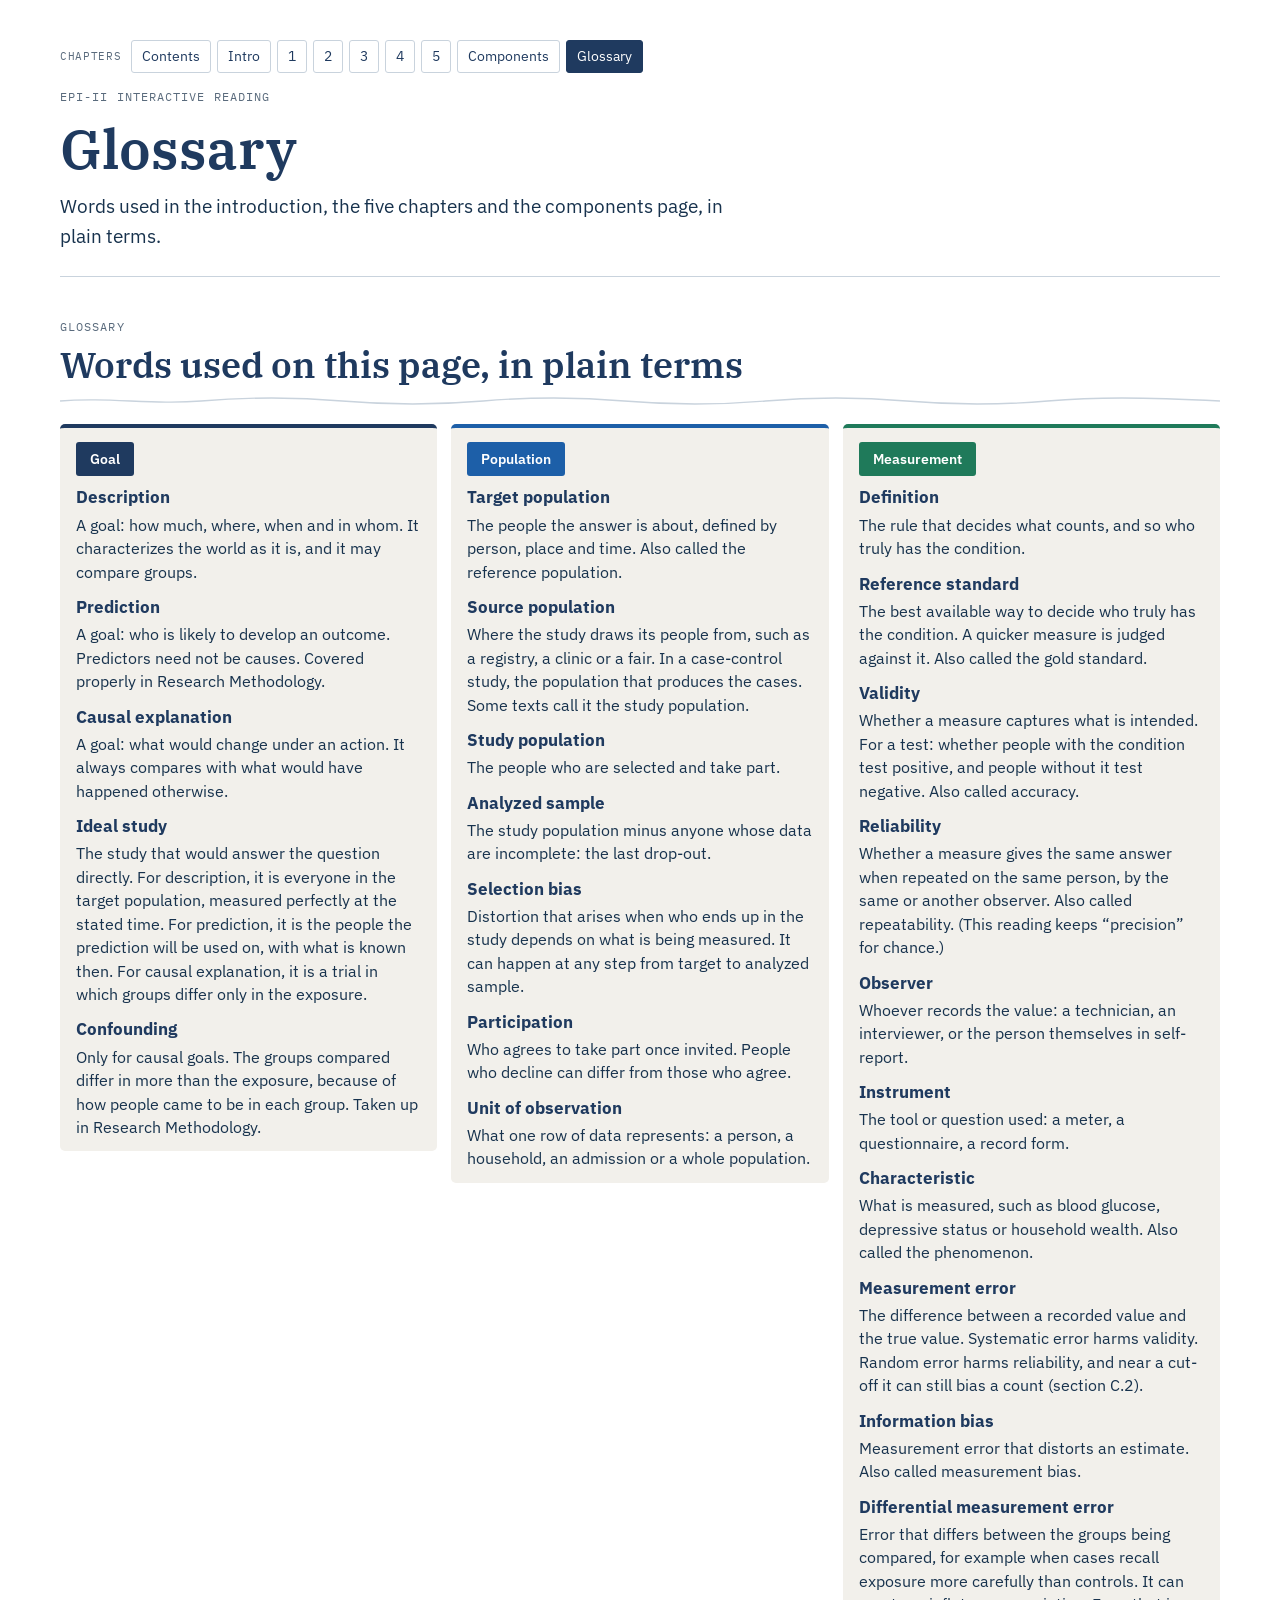
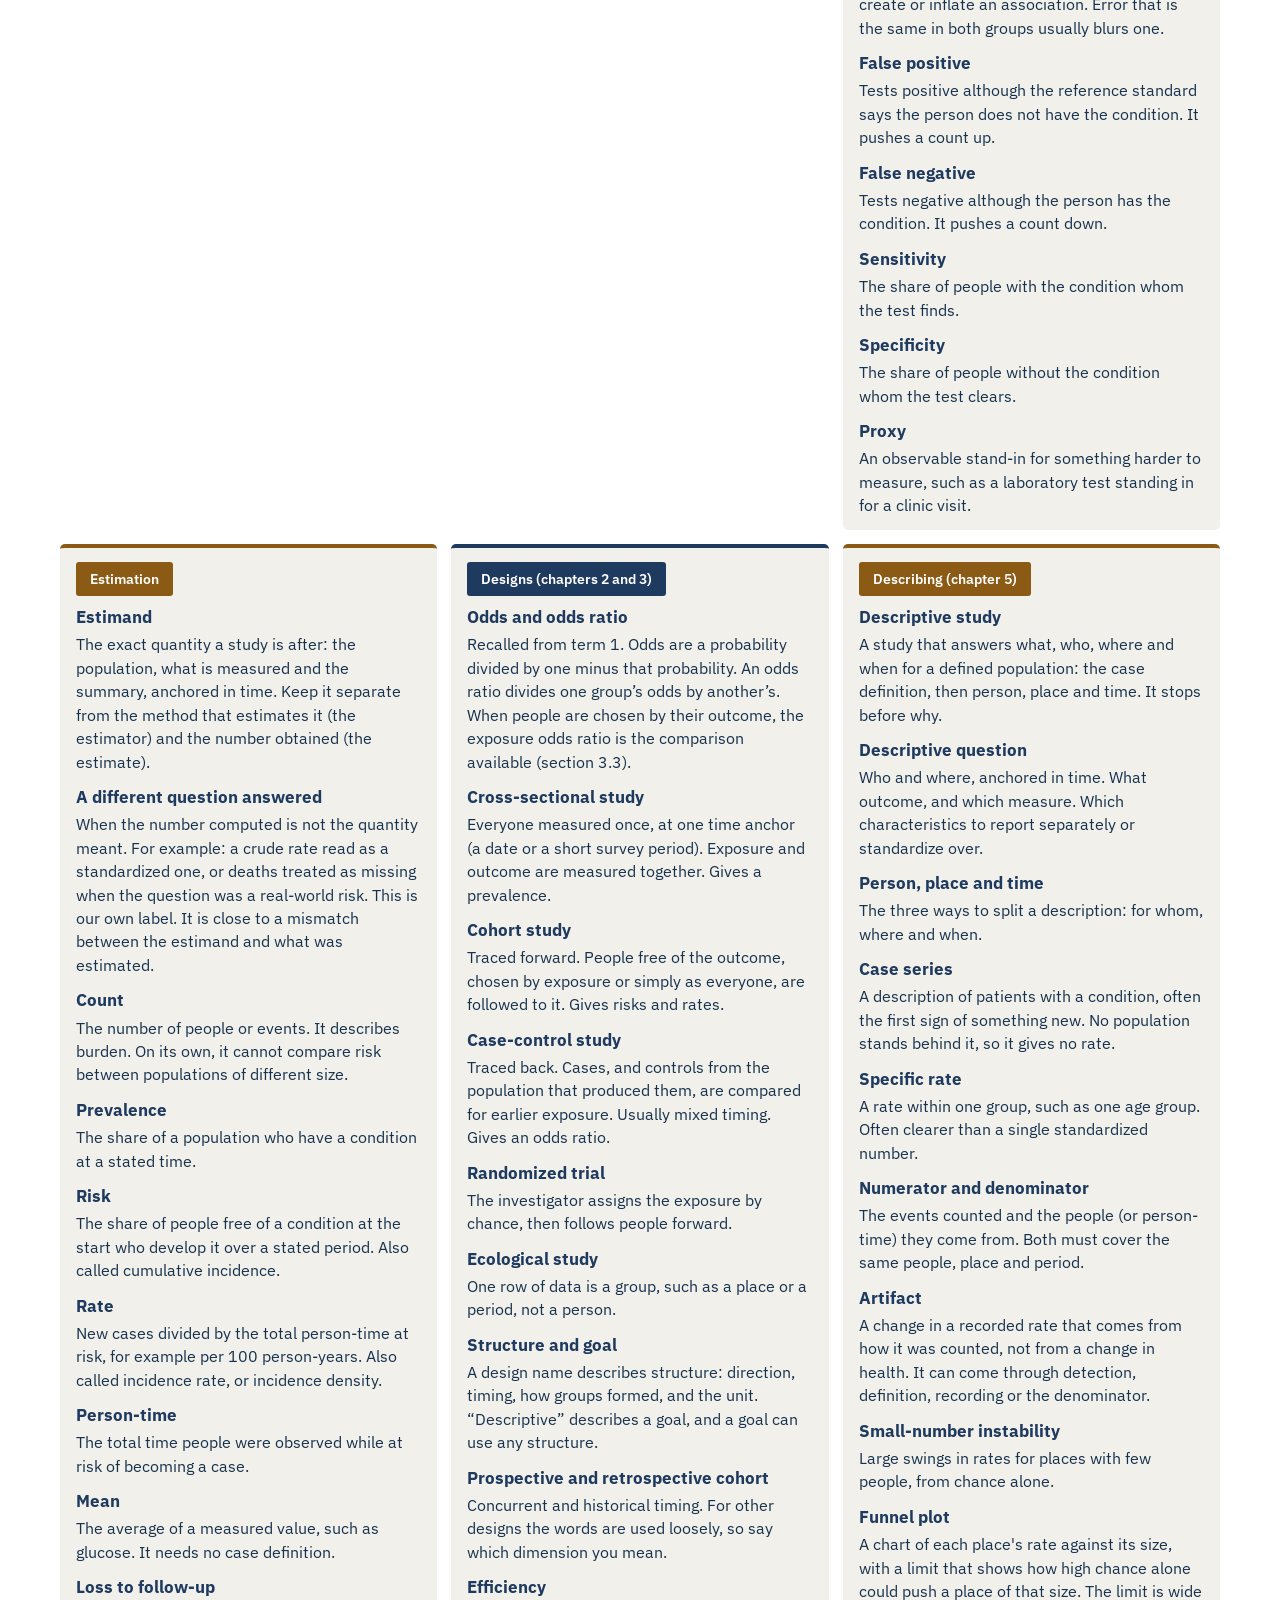
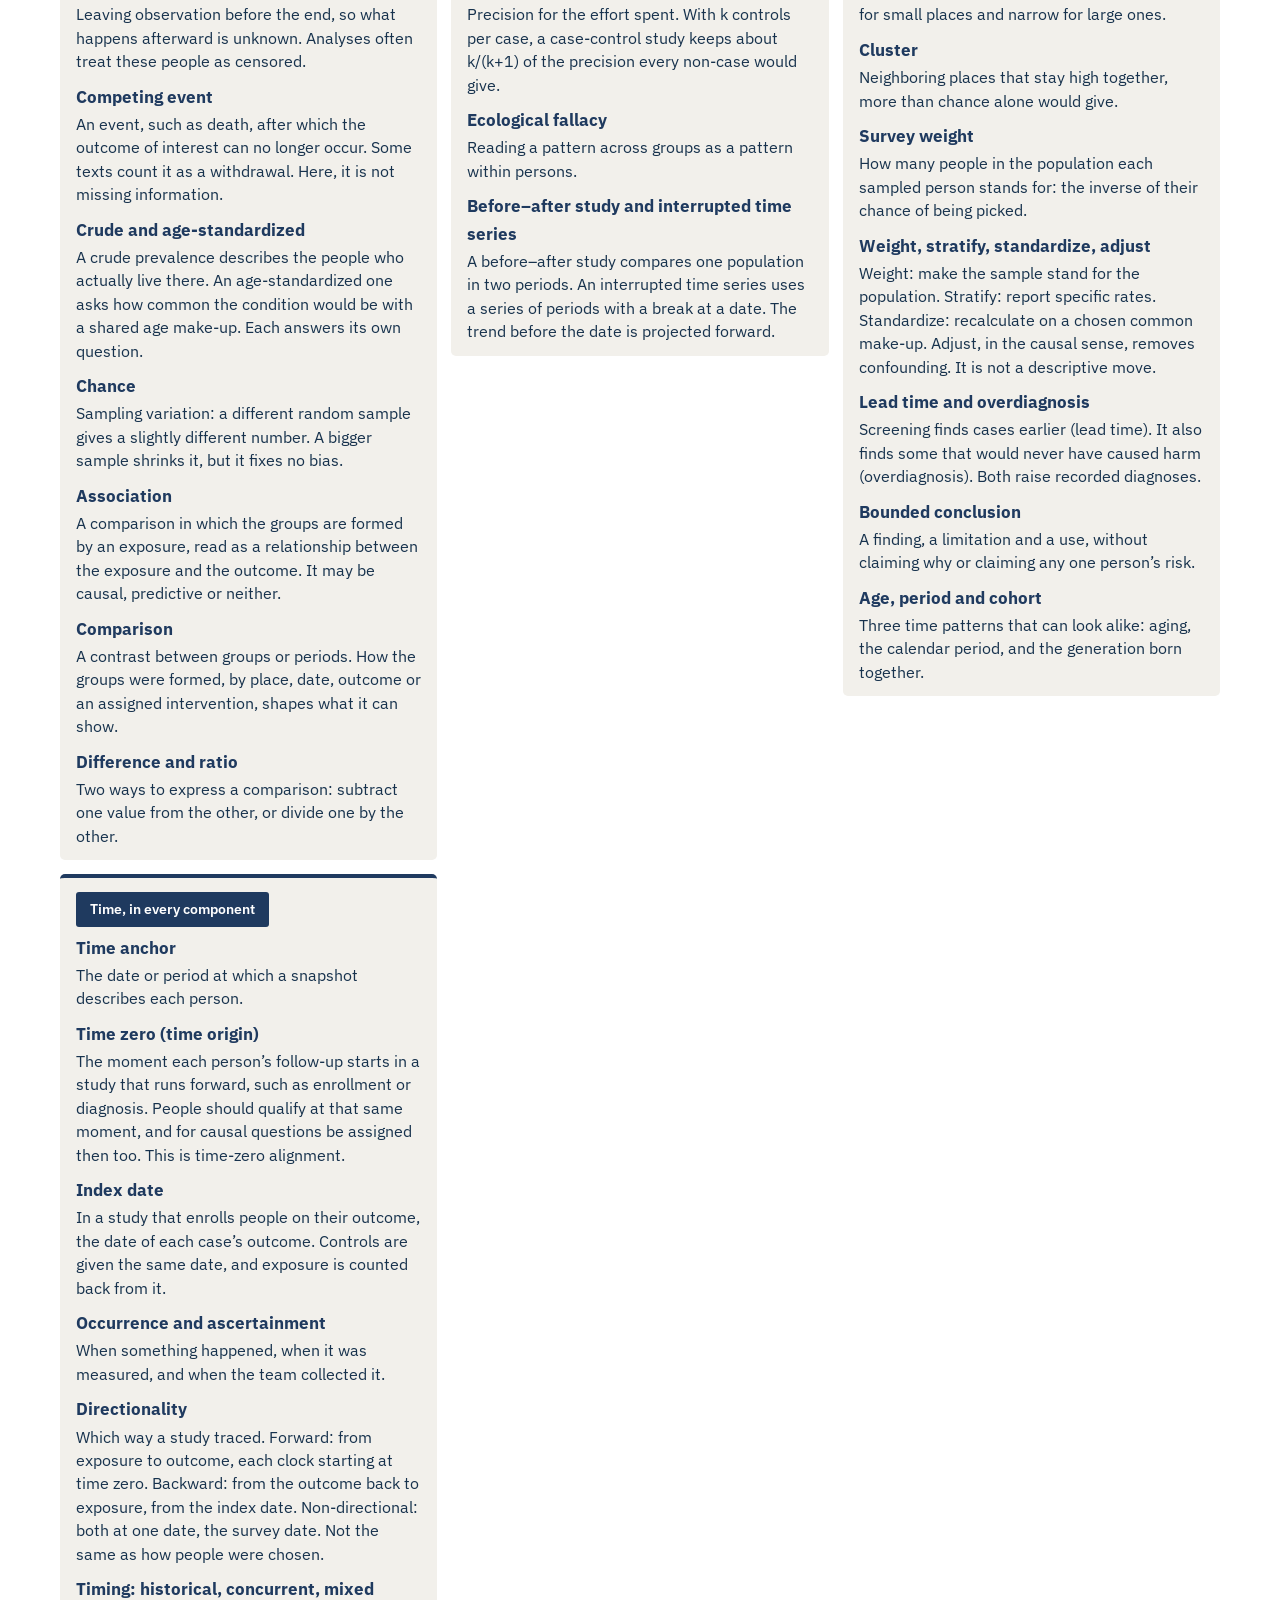
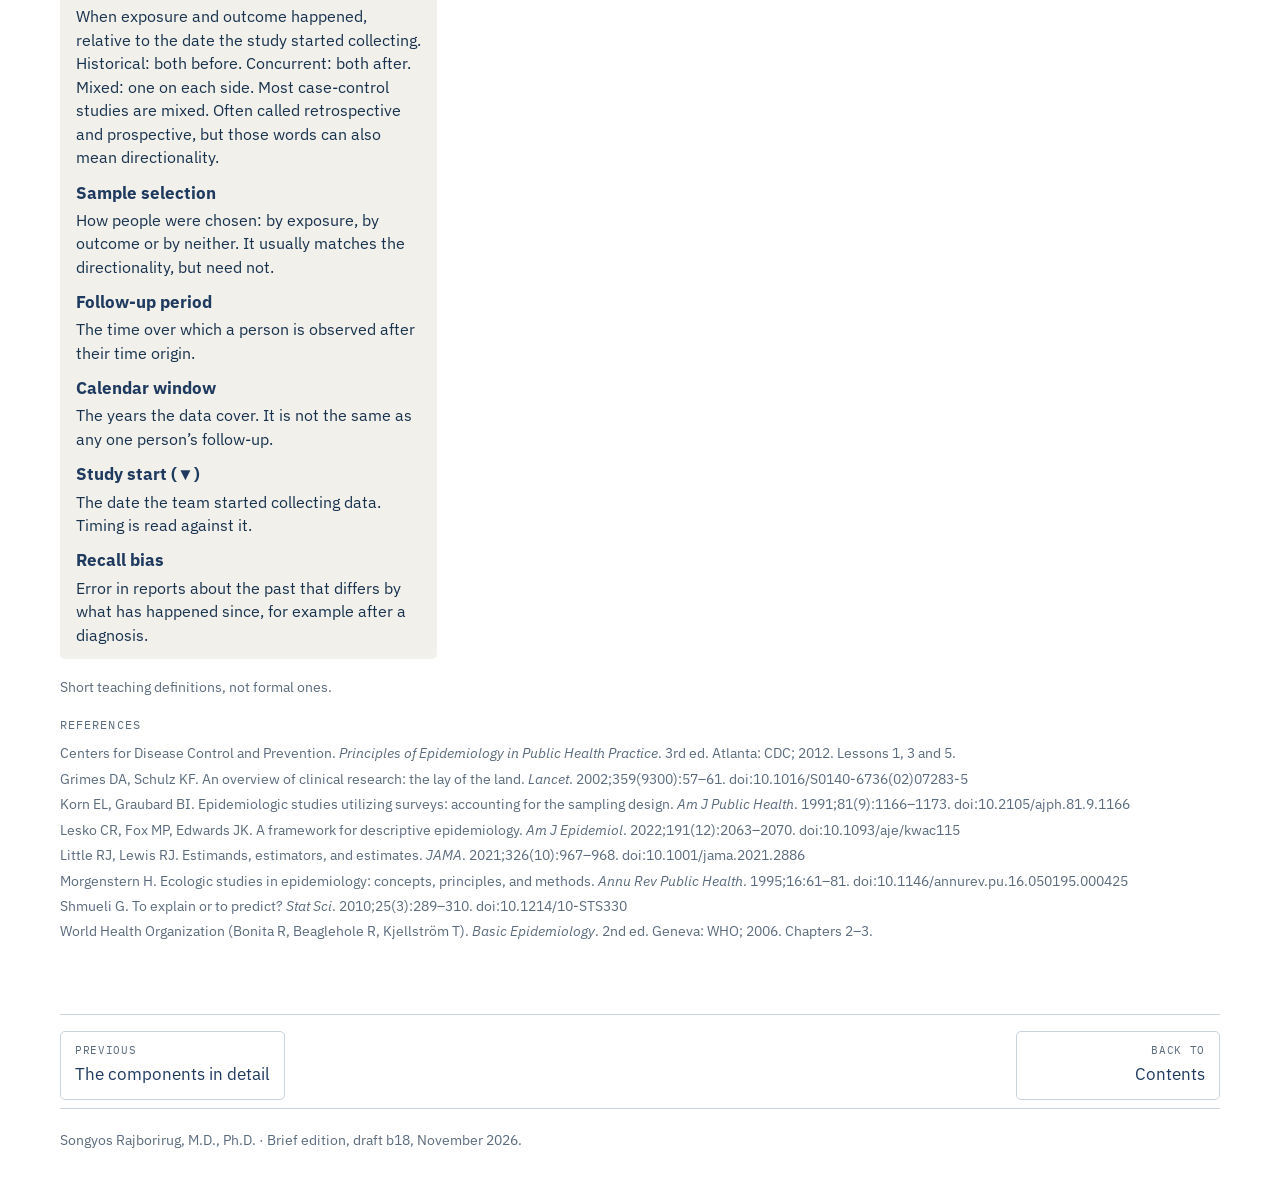
<file: glossary.html>
<!doctype html>
<html lang="en">
<head>
<meta charset="utf-8">
<meta name="viewport" content="width=device-width,initial-scale=1">
<title>Glossary · Take a study apart</title>
<link rel="preconnect" href="https://fonts.googleapis.com">
<link rel="preconnect" href="https://fonts.gstatic.com" crossorigin>
<link rel="stylesheet" href="https://fonts.googleapis.com/css2?family=IBM+Plex+Mono:wght@400;500&family=IBM+Plex+Sans:wght@400;500;600;700&family=IBM+Plex+Serif:wght@400;600&display=swap">
<link rel="stylesheet" href="style.css">
</head>
<body>
<div class="terra terra-page" id="top">

<header class="terra-ph">
  <nav class="chbar" aria-label="Chapters"><span class="chbar-k">Chapters</span><a href="index.html">Contents</a><a href="intro.html" title="Introduction: you know the designs; why take them apart?">Intro</a><a href="lens.html" title="A recap: population, measurement and estimation">1</a><a href="time.html" title="Time, and the design names it gives">2</a><a href="designs.html" title="Each design, and its own concerns">3</a><a href="your-turn.html" title="Your turn: take apart a study you have not seen">4</a><a href="describe.html" title="Descriptive epidemiology: person, place and time">5</a><a href="components.html" title="The components in detail">Components</a><a href="glossary.html" aria-current="page">Glossary</a></nav>
  <p class="terra-kicker">EPI-II interactive reading</p>
  <h1 class="terra-page-title">Glossary</h1>
  <p class="terra-lede">Words used in the introduction, the five chapters and the components page, in plain terms.</p>
</header>

<section class="terra-sec terra-t-anchor" id="gloss" aria-labelledby="gloss-t">
  <div class="terra-sec-head">
    <p class="terra-kicker">Glossary</p>
    <h2 class="terra-sec-title" id="gloss-t">Words used on this page, in plain terms</h2>
    <svg class="terra-sec-contour" viewBox="0 0 740 10" preserveAspectRatio="none" aria-hidden="true"><path d="M0 5 C 30 1, 60 9, 90 5 S 150 1, 180 5 S 240 9, 270 5 S 330 1, 360 5 S 420 9, 450 5 S 510 1, 540 5 S 600 9, 630 5 S 690 1, 740 5"/></svg>
  </div>
  <div class="gloss">
    <div class="gloss-group terra-t-anchor"><span class="terra-chip">Goal</span><dl><dt>Description</dt><dd>A goal: how much, where, when and in whom. It characterizes the world as it is, and it may compare groups.</dd><dt>Prediction</dt><dd>A goal: who is likely to develop an outcome. Predictors need not be causes. Covered properly in Research Methodology.</dd><dt>Causal explanation</dt><dd>A goal: what would change under an action. It always compares with what would have happened otherwise.</dd><dt>Ideal study</dt><dd>The study that would answer the question directly. For description, it is everyone in the target population, measured perfectly at the stated time. For prediction, it is the people the prediction will be used on, with what is known then. For causal explanation, it is a trial in which groups differ only in the exposure.</dd><dt>Confounding</dt><dd>Only for causal goals. The groups compared differ in more than the exposure, because of how people came to be in each group. Taken up in Research Methodology.</dd></dl></div>
    <div class="gloss-group terra-t-a"><span class="terra-chip">Population</span><dl><dt>Target population</dt><dd>The people the answer is about, defined by person, place and time. Also called the reference population.</dd><dt>Source population</dt><dd>Where the study draws its people from, such as a registry, a clinic or a fair. In a case-control study, the population that produces the cases. Some texts call it the study population.</dd><dt>Study population</dt><dd>The people who are selected and take part.</dd><dt>Analyzed sample</dt><dd>The study population minus anyone whose data are incomplete: the last drop-out.</dd><dt>Selection bias</dt><dd>Distortion that arises when who ends up in the study depends on what is being measured. It can happen at any step from target to analyzed sample.</dd><dt>Participation</dt><dd>Who agrees to take part once invited. People who decline can differ from those who agree.</dd><dt>Unit of observation</dt><dd>What one row of data represents: a person, a household, an admission or a whole population.</dd></dl></div>
    <div class="gloss-group terra-t-b"><span class="terra-chip">Measurement</span><dl><dt>Definition</dt><dd>The rule that decides what counts, and so who truly has the condition.</dd><dt>Reference standard</dt><dd>The best available way to decide who truly has the condition. A quicker measure is judged against it. Also called the gold standard.</dd><dt>Validity</dt><dd>Whether a measure captures what is intended. For a test: whether people with the condition test positive, and people without it test negative. Also called accuracy.</dd><dt>Reliability</dt><dd>Whether a measure gives the same answer when repeated on the same person, by the same or another observer. Also called repeatability. (This reading keeps “precision” for chance.)</dd><dt>Observer</dt><dd>Whoever records the value: a technician, an interviewer, or the person themselves in self-report.</dd><dt>Instrument</dt><dd>The tool or question used: a meter, a questionnaire, a record form.</dd><dt>Characteristic</dt><dd>What is measured, such as blood glucose, depressive status or household wealth. Also called the phenomenon.</dd><dt>Measurement error</dt><dd>The difference between a recorded value and the true value. Systematic error harms validity. Random error harms reliability, and near a cut-off it can still bias a count (section C.2).</dd><dt>Information bias</dt><dd>Measurement error that distorts an estimate. Also called measurement bias.</dd><dt>Differential measurement error</dt><dd>Error that differs between the groups being compared, for example when cases recall exposure more carefully than controls. It can create or inflate an association. Error that is the same in both groups usually blurs one.</dd><dt>False positive</dt><dd>Tests positive although the reference standard says the person does not have the condition. It pushes a count up.</dd><dt>False negative</dt><dd>Tests negative although the person has the condition. It pushes a count down.</dd><dt>Sensitivity</dt><dd>The share of people with the condition whom the test finds.</dd><dt>Specificity</dt><dd>The share of people without the condition whom the test clears.</dd><dt>Proxy</dt><dd>An observable stand-in for something harder to measure, such as a laboratory test standing in for a clinic visit.</dd></dl></div>
    <div class="gloss-group terra-t-c"><span class="terra-chip">Estimation</span><dl><dt>Estimand</dt><dd>The exact quantity a study is after: the population, what is measured and the summary, anchored in time. Keep it separate from the method that estimates it (the estimator) and the number obtained (the estimate).</dd><dt>A different question answered</dt><dd>When the number computed is not the quantity meant. For example: a crude rate read as a standardized one, or deaths treated as missing when the question was a real-world risk. This is our own label. It is close to a mismatch between the estimand and what was estimated.</dd><dt>Count</dt><dd>The number of people or events. It describes burden. On its own, it cannot compare risk between populations of different size.</dd><dt>Prevalence</dt><dd>The share of a population who have a condition at a stated time.</dd><dt>Risk</dt><dd>The share of people free of a condition at the start who develop it over a stated period. Also called cumulative incidence.</dd><dt>Rate</dt><dd>New cases divided by the total person-time at risk, for example per 100 person-years. Also called incidence rate, or incidence density.</dd><dt>Person-time</dt><dd>The total time people were observed while at risk of becoming a case.</dd><dt>Mean</dt><dd>The average of a measured value, such as glucose. It needs no case definition.</dd><dt>Loss to follow-up</dt><dd>Leaving observation before the end, so what happens afterward is unknown. Analyses often treat these people as censored.</dd><dt>Competing event</dt><dd>An event, such as death, after which the outcome of interest can no longer occur. Some texts count it as a withdrawal. Here, it is not missing information.</dd><dt>Crude and age-standardized</dt><dd>A crude prevalence describes the people who actually live there. An age-standardized one asks how common the condition would be with a shared age make-up. Each answers its own question.</dd><dt>Chance</dt><dd>Sampling variation: a different random sample gives a slightly different number. A bigger sample shrinks it, but it fixes no bias.</dd><dt>Association</dt><dd>A comparison in which the groups are formed by an exposure, read as a relationship between the exposure and the outcome. It may be causal, predictive or neither.</dd><dt>Comparison</dt><dd>A contrast between groups or periods. How the groups were formed, by place, date, outcome or an assigned intervention, shapes what it can show.</dd><dt>Difference and ratio</dt><dd>Two ways to express a comparison: subtract one value from the other, or divide one by the other.</dd></dl></div>
    <div class="gloss-group terra-t-anchor"><span class="terra-chip">Designs (chapters 2 and 3)</span><dl><dt>Odds and odds ratio</dt><dd>Recalled from term 1. Odds are a probability divided by one minus that probability. An odds ratio divides one group’s odds by another’s. When people are chosen by their outcome, the exposure odds ratio is the comparison available (section 3.3).</dd><dt>Cross-sectional study</dt><dd>Everyone measured once, at one time anchor (a date or a short survey period). Exposure and outcome are measured together. Gives a prevalence.</dd><dt>Cohort study</dt><dd>Traced forward. People free of the outcome, chosen by exposure or simply as everyone, are followed to it. Gives risks and rates.</dd><dt>Case-control study</dt><dd>Traced back. Cases, and controls from the population that produced them, are compared for earlier exposure. Usually mixed timing. Gives an odds ratio.</dd><dt>Randomized trial</dt><dd>The investigator assigns the exposure by chance, then follows people forward.</dd><dt>Ecological study</dt><dd>One row of data is a group, such as a place or a period, not a person.</dd><dt>Structure and goal</dt><dd>A design name describes structure: direction, timing, how groups formed, and the unit. “Descriptive” describes a goal, and a goal can use any structure.</dd><dt>Prospective and retrospective cohort</dt><dd>Concurrent and historical timing. For other designs the words are used loosely, so say which dimension you mean.</dd><dt>Efficiency</dt><dd>Precision for the effort spent. With k controls per case, a case-control study keeps about k/(k+1) of the precision every non-case would give.</dd><dt>Ecological fallacy</dt><dd>Reading a pattern across groups as a pattern within persons.</dd><dt>Before–after study and interrupted time series</dt><dd>A before–after study compares one population in two periods. An interrupted time series uses a series of periods with a break at a date. The trend before the date is projected forward.</dd></dl></div>
    <div class="gloss-group terra-t-c"><span class="terra-chip">Describing (chapter 5)</span><dl><dt>Descriptive study</dt><dd>A study that answers what, who, where and when for a defined population: the case definition, then person, place and time. It stops before why.</dd><dt>Descriptive question</dt><dd>Who and where, anchored in time. What outcome, and which measure. Which characteristics to report separately or standardize over.</dd><dt>Person, place and time</dt><dd>The three ways to split a description: for whom, where and when.</dd><dt>Case series</dt><dd>A description of patients with a condition, often the first sign of something new. No population stands behind it, so it gives no rate.</dd><dt>Specific rate</dt><dd>A rate within one group, such as one age group. Often clearer than a single standardized number.</dd><dt>Numerator and denominator</dt><dd>The events counted and the people (or person-time) they come from. Both must cover the same people, place and period.</dd><dt>Artifact</dt><dd>A change in a recorded rate that comes from how it was counted, not from a change in health. It can come through detection, definition, recording or the denominator.</dd><dt>Small-number instability</dt><dd>Large swings in rates for places with few people, from chance alone.</dd><dt>Funnel plot</dt><dd>A chart of each place's rate against its size, with a limit that shows how high chance alone could push a place of that size. The limit is wide for small places and narrow for large ones.</dd><dt>Cluster</dt><dd>Neighboring places that stay high together, more than chance alone would give.</dd><dt>Survey weight</dt><dd>How many people in the population each sampled person stands for: the inverse of their chance of being picked.</dd><dt>Weight, stratify, standardize, adjust</dt><dd>Weight: make the sample stand for the population. Stratify: report specific rates. Standardize: recalculate on a chosen common make-up. Adjust, in the causal sense, removes confounding. It is not a descriptive move.</dd><dt>Lead time and overdiagnosis</dt><dd>Screening finds cases earlier (lead time). It also finds some that would never have caused harm (overdiagnosis). Both raise recorded diagnoses.</dd><dt>Bounded conclusion</dt><dd>A finding, a limitation and a use, without claiming why or claiming any one person’s risk.</dd><dt>Age, period and cohort</dt><dd>Three time patterns that can look alike: aging, the calendar period, and the generation born together.</dd></dl></div>
    <div class="gloss-group terra-t-anchor"><span class="terra-chip">Time, in every component</span><dl><dt>Time anchor</dt><dd>The date or period at which a snapshot describes each person.</dd><dt>Time zero (time origin)</dt><dd>The moment each person’s follow-up starts in a study that runs forward, such as enrollment or diagnosis. People should qualify at that same moment, and for causal questions be assigned then too. This is time-zero alignment.</dd><dt>Index date</dt><dd>In a study that enrolls people on their outcome, the date of each case’s outcome. Controls are given the same date, and exposure is counted back from it.</dd><dt>Occurrence and ascertainment</dt><dd>When something happened, when it was measured, and when the team collected it.</dd><dt>Directionality</dt><dd>Which way a study traced. Forward: from exposure to outcome, each clock starting at time zero. Backward: from the outcome back to exposure, from the index date. Non-directional: both at one date, the survey date. Not the same as how people were chosen.</dd><dt>Timing: historical, concurrent, mixed</dt><dd>When exposure and outcome happened, relative to the date the study started collecting. Historical: both before. Concurrent: both after. Mixed: one on each side. Most case-control studies are mixed. Often called retrospective and prospective, but those words can also mean directionality.</dd><dt>Sample selection</dt><dd>How people were chosen: by exposure, by outcome or by neither. It usually matches the directionality, but need not.</dd><dt>Follow-up period</dt><dd>The time over which a person is observed after their time origin.</dd><dt>Calendar window</dt><dd>The years the data cover. It is not the same as any one person’s follow-up.</dd><dt>Study start (▼)</dt><dd>The date the team started collecting data. Timing is read against it.</dd><dt>Recall bias</dt><dd>Error in reports about the past that differs by what has happened since, for example after a diagnosis.</dd></dl></div>
  </div>
  <p class="src-line">Short teaching definitions, not formal ones.</p>
  <div class="refs">
    <p class="terra-kicker" style="margin-bottom:8px">References</p>
    <ol class="srcs" style="list-style:none;padding-left:0">
      <li>Centers for Disease Control and Prevention. <i>Principles of Epidemiology in Public Health Practice</i>. 3rd ed. Atlanta: CDC; 2012. Lessons 1, 3 and 5.</li>
      <li>Grimes DA, Schulz KF. An overview of clinical research: the lay of the land. <i>Lancet</i>. 2002;359(9300):57–61. doi:10.1016/S0140-6736(02)07283-5</li>
      <li>Korn EL, Graubard BI. Epidemiologic studies utilizing surveys: accounting for the sampling design. <i>Am J Public Health</i>. 1991;81(9):1166–1173. doi:10.2105/ajph.81.9.1166</li>
      <li>Lesko CR, Fox MP, Edwards JK. A framework for descriptive epidemiology. <i>Am J Epidemiol</i>. 2022;191(12):2063–2070. doi:10.1093/aje/kwac115</li>
      <li>Little RJ, Lewis RJ. Estimands, estimators, and estimates. <i>JAMA</i>. 2021;326(10):967–968. doi:10.1001/jama.2021.2886</li>
      <li>Morgenstern H. Ecologic studies in epidemiology: concepts, principles, and methods. <i>Annu Rev Public Health</i>. 1995;16:61–81. doi:10.1146/annurev.pu.16.050195.000425</li>
      <li>Shmueli G. To explain or to predict? <i>Stat Sci</i>. 2010;25(3):289–310. doi:10.1214/10-STS330</li>
      <li>World Health Organization (Bonita R, Beaglehole R, Kjellström T). <i>Basic Epidemiology</i>. 2nd ed. Geneva: WHO; 2006. Chapters 2–3.</li>
    </ol>
  </div>
</section>
<nav class="chnav" aria-label="Chapter navigation"><a href="components.html"><span>Previous</span>The components in detail</a><a class="next" href="index.html"><span>Back to</span>Contents</a></nav>
<footer class="terra-foot">Songyos Rajborirug, M.D., Ph.D. · Brief edition, draft b18, November 2026.</footer>
</div>
<script src="app.js"></script>
</body>
</html>
</file>
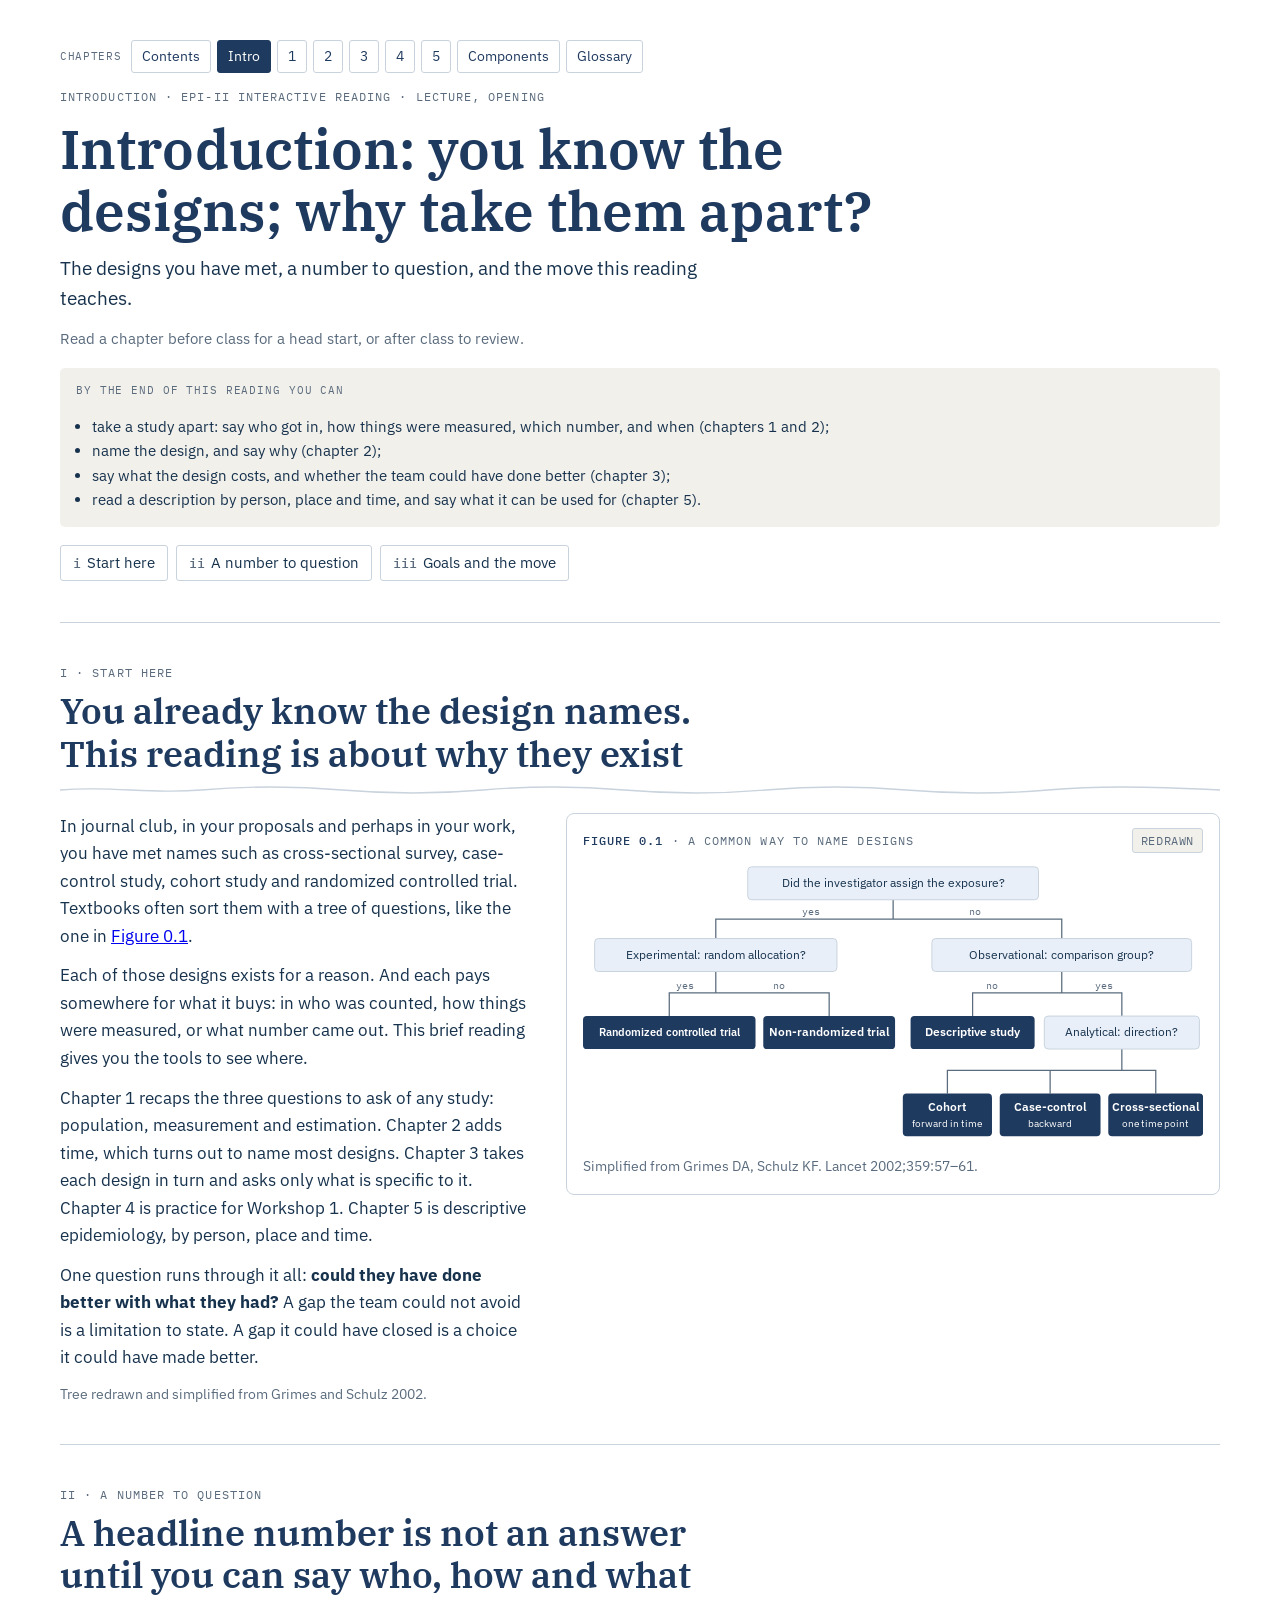
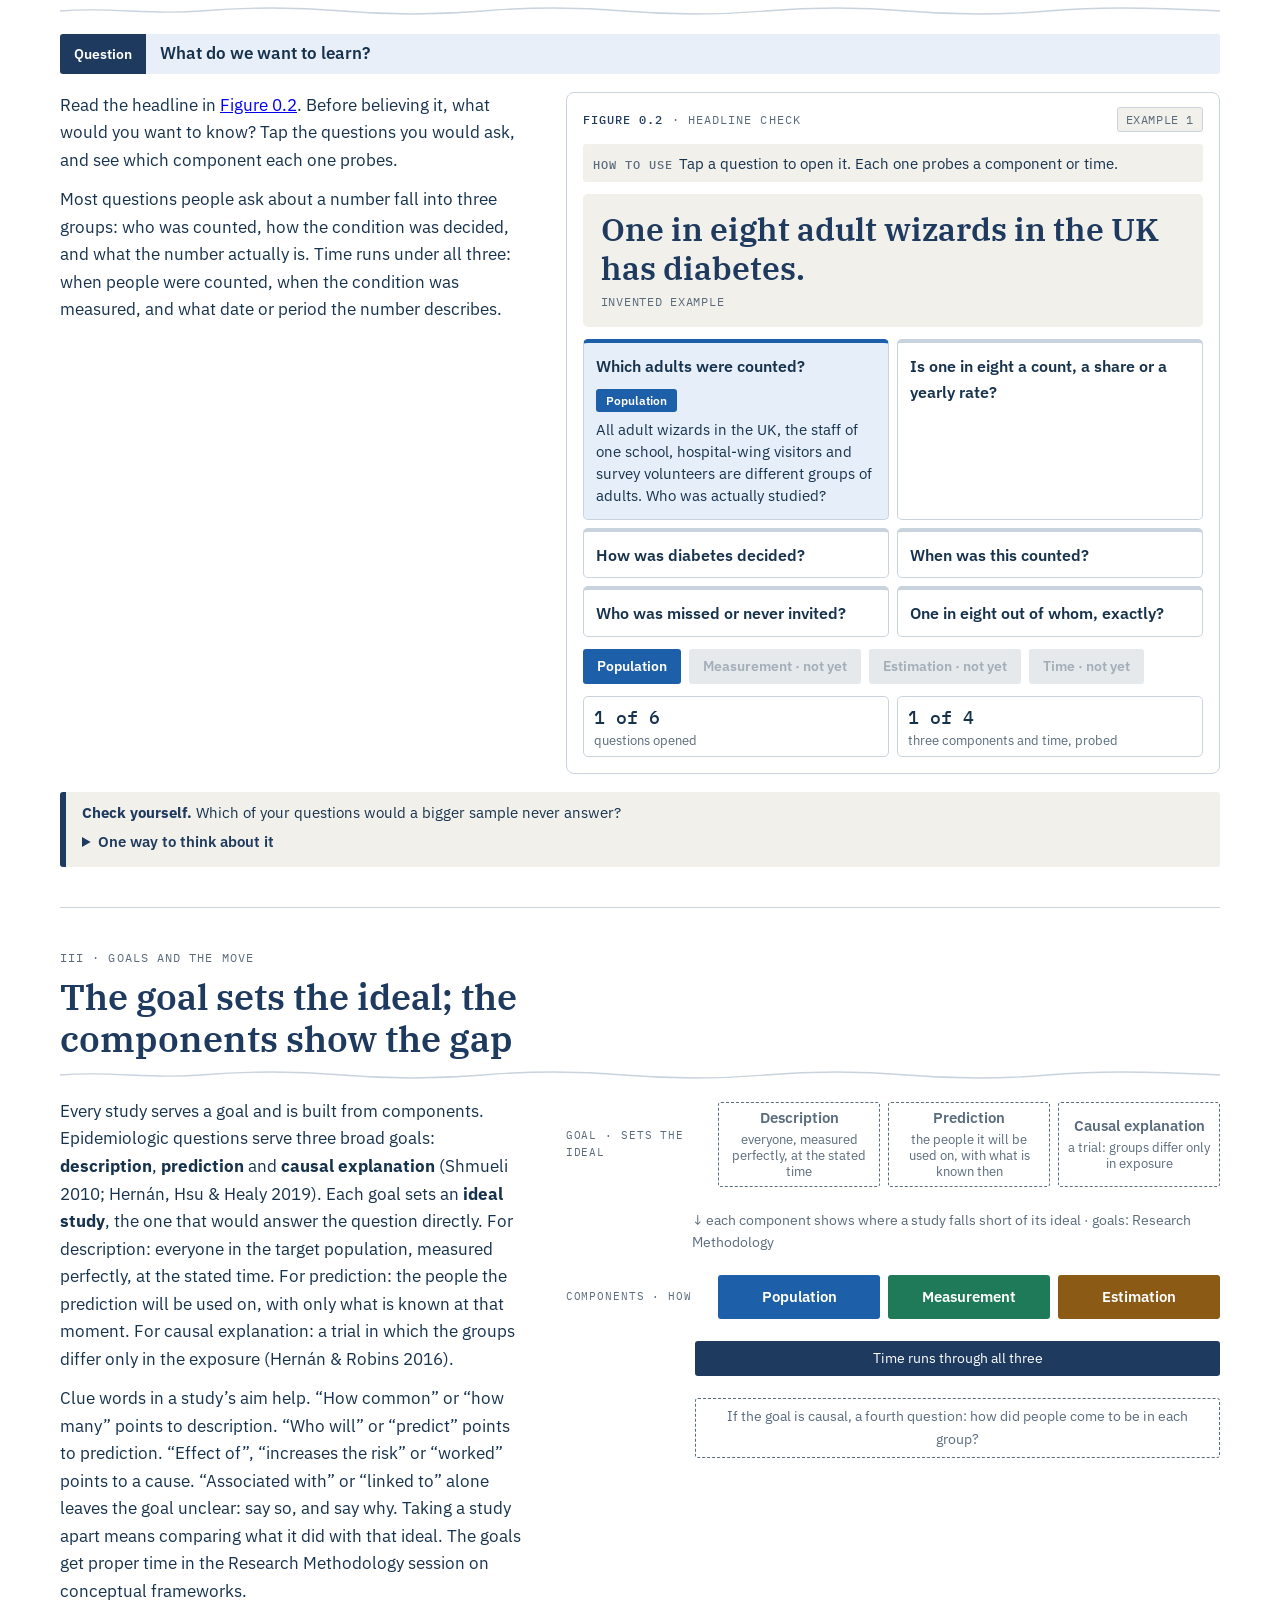
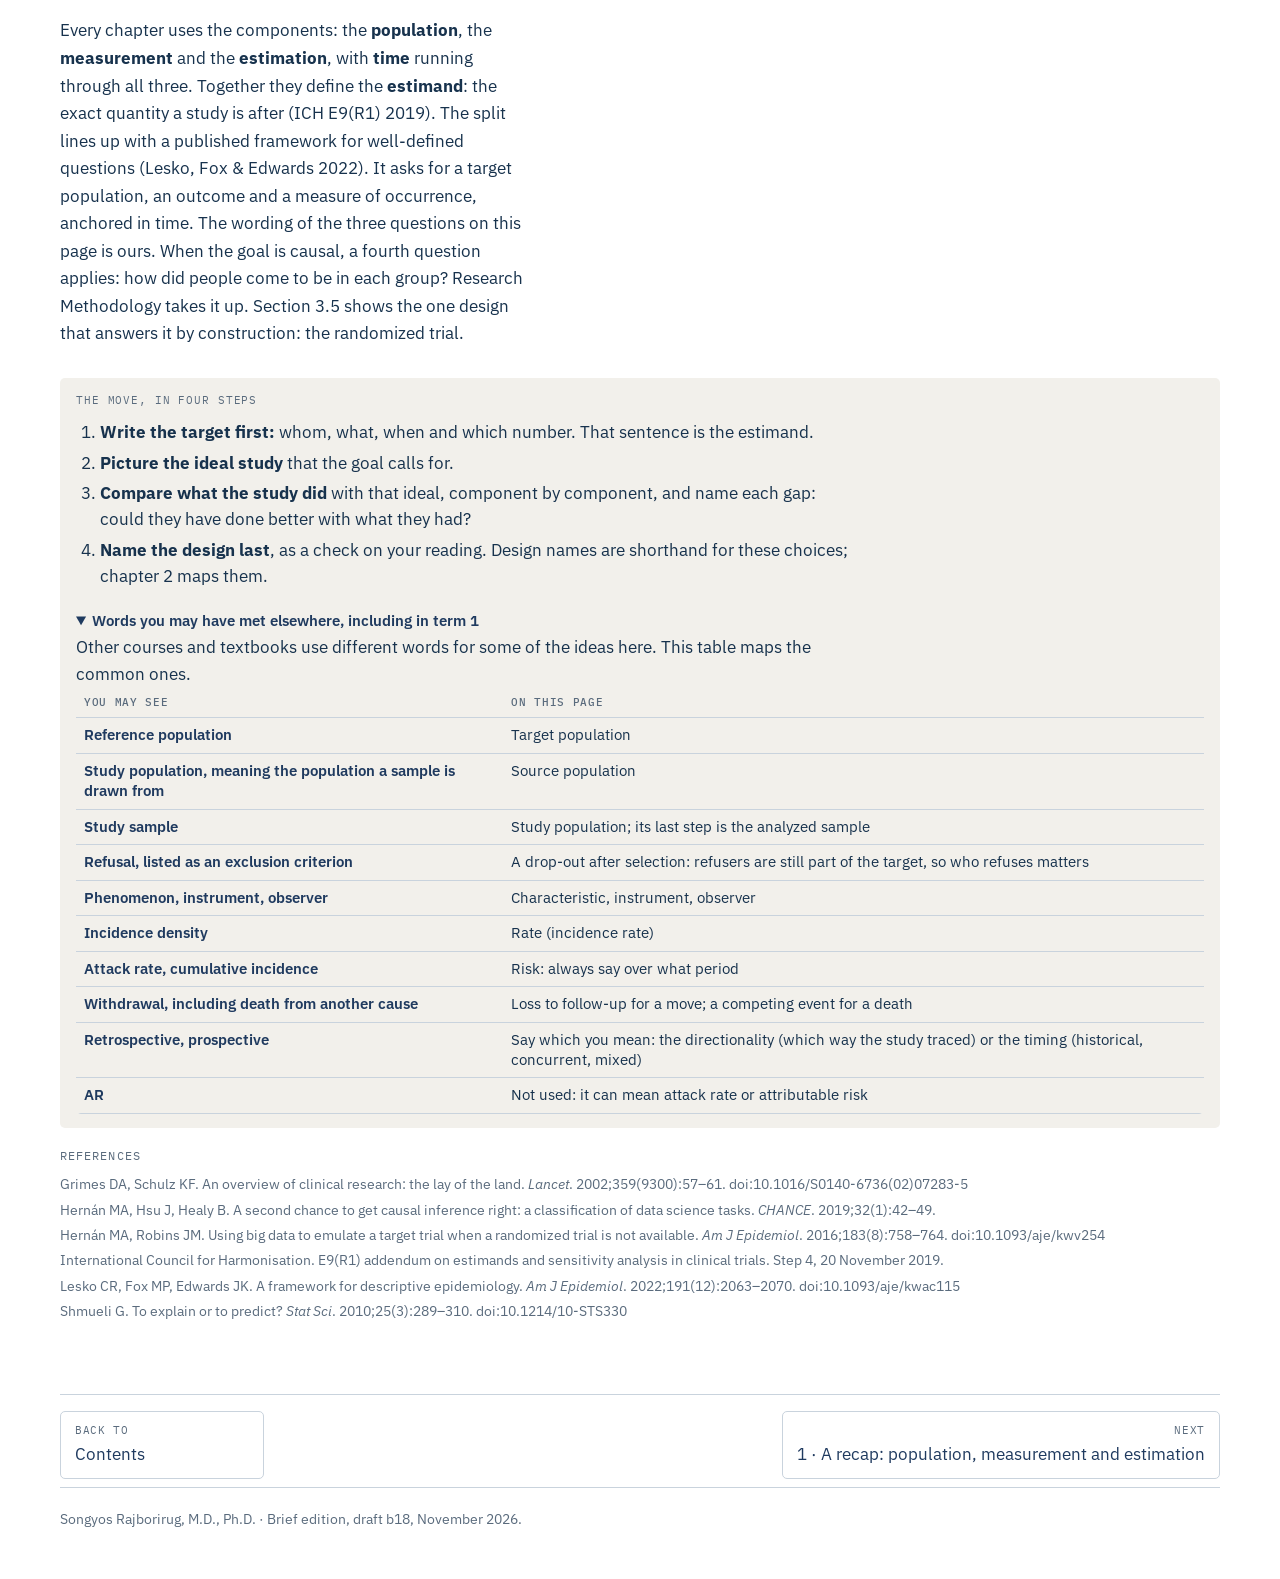
<file: intro.html>
<!doctype html>
<html lang="en">
<head>
<meta charset="utf-8">
<meta name="viewport" content="width=device-width,initial-scale=1">
<title>Introduction: you know the designs; why take them apart? · Take a study apart</title>
<link rel="preconnect" href="https://fonts.googleapis.com">
<link rel="preconnect" href="https://fonts.gstatic.com" crossorigin>
<link rel="stylesheet" href="https://fonts.googleapis.com/css2?family=IBM+Plex+Mono:wght@400;500&family=IBM+Plex+Sans:wght@400;500;600;700&family=IBM+Plex+Serif:wght@400;600&display=swap">
<link rel="stylesheet" href="style.css">
</head>
<body>
<div class="terra terra-page" id="top">

<header class="terra-ph">
  <nav class="chbar" aria-label="Chapters"><span class="chbar-k">Chapters</span><a href="index.html">Contents</a><a href="intro.html" aria-current="page" title="Introduction: you know the designs; why take them apart?">Intro</a><a href="lens.html" title="A recap: population, measurement and estimation">1</a><a href="time.html" title="Time, and the design names it gives">2</a><a href="designs.html" title="Each design, and its own concerns">3</a><a href="your-turn.html" title="Your turn: take apart a study you have not seen">4</a><a href="describe.html" title="Descriptive epidemiology: person, place and time">5</a><a href="components.html" title="The components in detail">Components</a><a href="glossary.html">Glossary</a></nav>
  <p class="terra-kicker">Introduction · EPI-II interactive reading · Lecture, opening</p>
  <h1 class="terra-page-title">Introduction: you know the designs; why take them apart?</h1>
  <p class="terra-lede">The designs you have met, a number to question, and the move this reading teaches.</p>
  <p class="terra-scope">Read a chapter before class for a head start, or after class to review.</p>
  <div class="recall hdr-aims"><span class="recall-k">By the end of this reading you can</span><ul class="chk-list"><li>take a study apart: say who got in, how things were measured, which number, and when (chapters 1 and 2);</li><li>name the design, and say why (chapter 2);</li><li>say what the design costs, and whether the team could have done better (chapter 3);</li><li>read a description by person, place and time, and say what it can be used for (chapter 5).</li></ul></div>
  <ul class="terra-toc" aria-label="Sections in this chapter"><li><a href="#s1"><b>i</b> Start here</a></li><li><a href="#s3"><b>ii</b> A number to question</a></li><li><a href="#s2"><b>iii</b> Goals and the move</a></li></ul>
</header>

<section class="terra-sec terra-t-anchor" id="s1" aria-labelledby="s1-t">
  <div class="terra-sec-head">
    <p class="terra-kicker">i · Start here</p>
    <h2 class="terra-sec-title" id="s1-t">You already know the design names. This reading is about why they exist</h2>
    <svg class="terra-sec-contour" viewBox="0 0 740 10" preserveAspectRatio="none" aria-hidden="true"><path d="M0 5 C 30 1, 60 9, 90 5 S 150 1, 180 5 S 240 9, 270 5 S 330 1, 360 5 S 420 9, 450 5 S 510 1, 540 5 S 600 9, 630 5 S 690 1, 740 5"/></svg>
  </div>
  <div class="terra-split">
    <div class="terra-split-text">
      <p>In journal club, in your proposals and perhaps in your work, you have met names such as cross-sectional survey, case-control study, cohort study and randomized controlled trial. Textbooks often sort them with a tree of questions, like the one in <a href="#fig-names">Figure 0.1</a>.</p>
      <p>Each of those designs exists for a reason. And each pays somewhere for what it buys: in who was counted, how things were measured, or what number came out. This brief reading gives you the tools to see where.</p>
      <p>Chapter 1 recaps the three questions to ask of any study: population, measurement and estimation. Chapter 2 adds time, which turns out to name most designs. Chapter 3 takes each design in turn and asks only what is specific to it. Chapter 4 is practice for Workshop 1. Chapter 5 is descriptive epidemiology, by person, place and time.</p>
      <p>One question runs through it all: <b>could they have done better with what they had?</b> A gap the team could not avoid is a limitation to state. A gap it could have closed is a choice it could have made better.</p>
      <p class="src-line">Tree redrawn and simplified from Grimes and Schulz 2002.</p>
    </div>
    <div class="terra-split-side">
      <figure id="fig-names" class="terra-widget" style="gap:8px">
        <div class="terra-w-head"><span class="terra-w-title"><span class="terra-w-num">Figure 0.1</span> · A common way to name designs</span><span class="terra-status">Redrawn</span></div>
        <p class="swipe-hint">Swipe the tree sideways to see all of it.</p>
        <div class="scrollx"><svg class="fig-svg tree" viewBox="0 0 640 292" role="img" aria-label="Design tree. Did the investigator assign the exposure? Yes: experimental, then random allocation gives a randomized controlled trial, otherwise a non-randomized trial. No: observational; without a comparison group a descriptive study; with one an analytical study, named by direction: cohort forward in time, case-control backward, cross-sectional at one time point.">
          <path class="edge" d="M320 40 V60 H137 V80 M320 40 V60 H494 V80 M137 114 V136 H89 V160 M137 114 V136 H254 V160 M494 114 V136 H402 V160 M494 114 V136 H556 V160 M556 194 V216 H376 V240 M556 194 V216 H482 V240 M556 194 V216 H591 V240"/>
          <text class="yn" x="226" y="56">yes</text><text class="yn" x="398" y="56">no</text>
          <text class="yn" x="96" y="132">yes</text><text class="yn" x="196" y="132">no</text>
          <text class="yn" x="416" y="132">no</text><text class="yn" x="528" y="132">yes</text>
          <rect class="q" x="170" y="6" width="300" height="34" rx="4"/><text x="320" y="27" text-anchor="middle">Did the investigator assign the exposure?</text>
          <rect class="q" x="12" y="80" width="250" height="34" rx="4"/><text x="137" y="101" text-anchor="middle">Experimental: random allocation?</text>
          <rect class="q" x="360" y="80" width="268" height="34" rx="4"/><text x="494" y="101" text-anchor="middle">Observational: comparison group?</text>
          <rect class="leaf" x="0" y="160" width="178" height="34" rx="4"/><text class="leaf-t" x="89" y="181" text-anchor="middle" style="font-size:11.5px">Randomized controlled trial</text>
          <rect class="leaf" x="186" y="160" width="136" height="34" rx="4"/><text class="leaf-t" x="254" y="181" text-anchor="middle">Non-randomized trial</text>
          <rect class="leaf" x="338" y="160" width="128" height="34" rx="4"/><text class="leaf-t" x="402" y="181" text-anchor="middle">Descriptive study</text>
          <rect class="q" x="476" y="160" width="160" height="34" rx="4"/><text x="556" y="181" text-anchor="middle">Analytical: direction?</text>
          <rect class="leaf" x="330" y="240" width="92" height="44" rx="4"/><text class="leaf-t" x="376" y="258" text-anchor="middle">Cohort</text><text class="leaf-t" x="376" y="274" text-anchor="middle" style="font-size:10.5px;font-weight:400">forward in time</text>
          <rect class="leaf" x="430" y="240" width="104" height="44" rx="4"/><text class="leaf-t" x="482" y="258" text-anchor="middle">Case-control</text><text class="leaf-t" x="482" y="274" text-anchor="middle" style="font-size:10.5px;font-weight:400">backward</text>
          <rect class="leaf" x="542" y="240" width="98" height="44" rx="4"/><text class="leaf-t" x="591" y="258" text-anchor="middle">Cross-sectional</text><text class="leaf-t" x="591" y="274" text-anchor="middle" style="font-size:10.5px;font-weight:400">one time point</text>
        </svg></div>
        <figcaption>Simplified from Grimes DA, Schulz KF. Lancet 2002;359:57–61.</figcaption>
      </figure>
    </div>
  </div>
</section>

<section class="terra-sec terra-t-anchor" id="s3" aria-labelledby="s3-t">
  <div class="terra-sec-head">
    <p class="terra-kicker">ii · A number to question</p>
    <h2 class="terra-sec-title" id="s3-t">A headline number is not an answer until you can say who, how and what</h2>
    <svg class="terra-sec-contour" viewBox="0 0 740 10" preserveAspectRatio="none" aria-hidden="true"><path d="M0 5 C 30 1, 60 9, 90 5 S 150 1, 180 5 S 240 9, 270 5 S 330 1, 360 5 S 420 9, 450 5 S 510 1, 540 5 S 600 9, 630 5 S 690 1, 740 5"/></svg>
  </div>
  <div class="terra-frame"><span class="terra-chip">Question</span><span class="terra-frame-text">What do we want to learn?</span></div>
  <div class="terra-split">
    <div class="terra-split-text">
      <p>Read the headline in <a href="#w1">Figure 0.2</a>. Before believing it, what would you want to know? Tap the questions you would ask, and see which component each one probes.</p>
      <p>Most questions people ask about a number fall into three groups: who was counted, how the condition was decided, and what the number actually is. Time runs under all three: when people were counted, when the condition was measured, and what date or period the number describes.</p>
    </div>
    <div class="terra-split-side">
<headline-check data-widget id="w1" data-figure="Figure 0.2"><script type="application/json">{"id":"w1","title":"Headline check","status":"Example 1","how":"Tap a question to open it. Each one probes a component or time.","headline":"One in eight adult wizards in the UK has diabetes.","source":"Invented example","components":{"pop":"Population","meas":"Measurement","qty":"Estimation","time":"Time"},"questions":[{"component":"pop","q":"Which adults were counted?","why":"All adult wizards in the UK, the staff of one school, hospital-wing visitors and survey volunteers are different groups of adults. Who was actually studied?"},{"component":"qty","q":"Is one in eight a count, a share or a yearly rate?","why":"A count, a prevalence and an incidence rate answer different questions."},{"component":"meas","q":"How was diabetes decided?","why":"A blood test, a medical record and a self-report each find different people."},{"component":"time","q":"When was this counted?","why":"A share on one date differs from new cases over a year. Time belongs to every component: who was counted when, and when diabetes was measured."},{"component":"pop","q":"Who was missed or never invited?","why":"People who cannot be found, or who decline, may differ from those who are seen."},{"component":"qty","q":"One in eight out of whom, exactly?","why":"The denominator is part of the answer. Change it and the number changes."}],"words":{"chips_label":"Components probed so far","not_yet":" · not yet","opened":"questions opened","opened_value":"{n} of {total}","probed":"three components and time, probed","probed_value":"{n} of {total}"}}</script></headline-check>
    </div>
  </div>
  <div class="terra-callout"><div class="terra-callout-body"><span class="terra-callout-lead">Check yourself.</span> Which of your questions would a bigger sample never answer?
    <details class="chk"><summary>One way to think about it</summary><p>A bigger sample narrows the interval around the estimate. It cannot tell you who was never invited, how diabetes was decided, what the number divides by or when it was counted. Those are design questions, not sample-size questions.</p></details></div></div>
</section>

<section class="terra-sec terra-t-anchor" id="s2" aria-labelledby="s2-t">
  <div class="terra-sec-head">
    <p class="terra-kicker">iii · Goals and the move</p>
    <h2 class="terra-sec-title" id="s2-t">The goal sets the ideal; the components show the gap</h2>
    <svg class="terra-sec-contour" viewBox="0 0 740 10" preserveAspectRatio="none" aria-hidden="true"><path d="M0 5 C 30 1, 60 9, 90 5 S 150 1, 180 5 S 240 9, 270 5 S 330 1, 360 5 S 420 9, 450 5 S 510 1, 540 5 S 600 9, 630 5 S 690 1, 740 5"/></svg>
  </div>
  <div class="terra-split">
    <div class="terra-split-text">
      <p>Every study serves a goal and is built from components. Epidemiologic questions serve three broad goals: <b>description</b>, <b>prediction</b> and <b>causal explanation</b> (Shmueli 2010; Hernán, Hsu &amp; Healy 2019). Each goal sets an <b>ideal study</b>, the one that would answer the question directly. For description: everyone in the target population, measured perfectly, at the stated time. For prediction: the people the prediction will be used on, with only what is known at that moment. For causal explanation: a trial in which the groups differ only in the exposure (Hernán &amp; Robins 2016).</p>
      <p>Clue words in a study’s aim help. “How common” or “how many” points to description. “Who will” or “predict” points to prediction. “Effect of”, “increases the risk” or “worked” points to a cause. “Associated with” or “linked to” alone leaves the goal unclear: say so, and say why. Taking a study apart means comparing what it did with that ideal. The goals get proper time in the Research Methodology session on conceptual frameworks.</p>
      <p>Every chapter uses the components: the <b>population</b>, the <b>measurement</b> and the <b>estimation</b>, with <b>time</b> running through all three. Together they define the <b>estimand</b>: the exact quantity a study is after (ICH E9(R1) 2019). The split lines up with a published framework for well-defined questions (Lesko, Fox &amp; Edwards 2022). It asks for a target population, an outcome and a measure of occurrence, anchored in time. The wording of the three questions on this page is ours. When the goal is causal, a fourth question applies: how did people come to be in each group? Research Methodology takes it up. Section 3.5 shows the one design that answers it by construction: the randomized trial.</p>
    </div>
    <div class="terra-split-side">
      <div class="gc" role="group" aria-label="Goals and components">
        <div class="gc-row gc-goal"><span class="gc-k">Goal · sets the ideal</span><span class="gc-box">Description<span class="gc-ideal">everyone, measured perfectly, at the stated time</span></span><span class="gc-box">Prediction<span class="gc-ideal">the people it will be used on, with what is known then</span></span><span class="gc-box">Causal explanation<span class="gc-ideal">a trial: groups differ only in exposure</span></span></div>
        <p class="gc-arrow">↓ each component shows where a study falls short of its ideal · goals: Research Methodology</p>
        <div class="gc-row gc-comp"><span class="gc-k">Components · how</span><span class="gc-box terra-t-a">Population</span><span class="gc-box terra-t-b">Measurement</span><span class="gc-box terra-t-c">Estimation</span></div>
        <p class="gc-time">Time runs through all three</p>
        <p class="gc-causal">If the goal is causal, a fourth question: how did people come to be in each group?</p>
      </div>
    </div>
  </div>
  <div class="recall" aria-labelledby="s1-move">
    <span class="recall-k" id="s1-move">The move, in four steps</span>
    <ol class="steps">
      <li><b>Write the target first:</b> whom, what, when and which number. That sentence is the estimand.</li>
      <li><b>Picture the ideal study</b> that the goal calls for.</li>
      <li><b>Compare what the study did</b> with that ideal, component by component, and name each gap: could they have done better with what they had?</li>
      <li><b>Name the design last</b>, as a check on your reading. Design names are shorthand for these choices; chapter 2 maps them.</li>
    </ol>
    <details class="chk" open><summary>Words you may have met elsewhere, including in term 1</summary>
      <p>Other courses and textbooks use different words for some of the ideas here. This table maps the common ones.</p>
      <div class="scrollx"><table class="mtab ttab">
        <thead><tr><th>You may see</th><th>On this page</th></tr></thead>
        <tbody>
          <tr><td>Reference population</td><td>Target population</td></tr>
          <tr><td>Study population, meaning the population a sample is drawn from</td><td>Source population</td></tr>
          <tr><td>Study sample</td><td>Study population; its last step is the analyzed sample</td></tr>
          <tr><td>Refusal, listed as an exclusion criterion</td><td>A drop-out after selection: refusers are still part of the target, so who refuses matters</td></tr>
          <tr><td>Phenomenon, instrument, observer</td><td>Characteristic, instrument, observer</td></tr>
          <tr><td>Incidence density</td><td>Rate (incidence rate)</td></tr>
          <tr><td>Attack rate, cumulative incidence</td><td>Risk: always say over what period</td></tr>
          <tr><td>Withdrawal, including death from another cause</td><td>Loss to follow-up for a move; a competing event for a death</td></tr>
          <tr><td>Retrospective, prospective</td><td>Say which you mean: the directionality (which way the study traced) or the timing (historical, concurrent, mixed)</td></tr>
          <tr><td>AR</td><td>Not used: it can mean attack rate or attributable risk</td></tr>
        </tbody>
      </table></div>
    </details>
  </div>
  <div class="refs">
    <p class="terra-kicker" style="margin-bottom:8px">References</p>
    <ol class="srcs" style="list-style:none;padding-left:0">
      <li>Grimes DA, Schulz KF. An overview of clinical research: the lay of the land. <i>Lancet</i>. 2002;359(9300):57–61. doi:10.1016/S0140-6736(02)07283-5</li>
      <li>Hernán MA, Hsu J, Healy B. A second chance to get causal inference right: a classification of data science tasks. <i>CHANCE</i>. 2019;32(1):42–49.</li>
      <li>Hernán MA, Robins JM. Using big data to emulate a target trial when a randomized trial is not available. <i>Am J Epidemiol</i>. 2016;183(8):758–764. doi:10.1093/aje/kwv254</li>
      <li>International Council for Harmonisation. E9(R1) addendum on estimands and sensitivity analysis in clinical trials. Step 4, 20 November 2019.</li>
      <li>Lesko CR, Fox MP, Edwards JK. A framework for descriptive epidemiology. <i>Am J Epidemiol</i>. 2022;191(12):2063–2070. doi:10.1093/aje/kwac115</li>
      <li>Shmueli G. To explain or to predict? <i>Stat Sci</i>. 2010;25(3):289–310. doi:10.1214/10-STS330</li>
    </ol>
  </div>
</section>
<nav class="chnav" aria-label="Chapter navigation"><a href="index.html"><span>Back to</span>Contents</a><a class="next" href="lens.html"><span>Next</span>1 · A recap: population, measurement and estimation</a></nav>
<footer class="terra-foot">Songyos Rajborirug, M.D., Ph.D. · Brief edition, draft b18, November 2026.</footer>
</div>
<script src="app.js"></script>
<script src="kit.js"></script>
<script src="data.js"></script>
<script src="headline-check.js"></script>
</body>
</html>
</file>
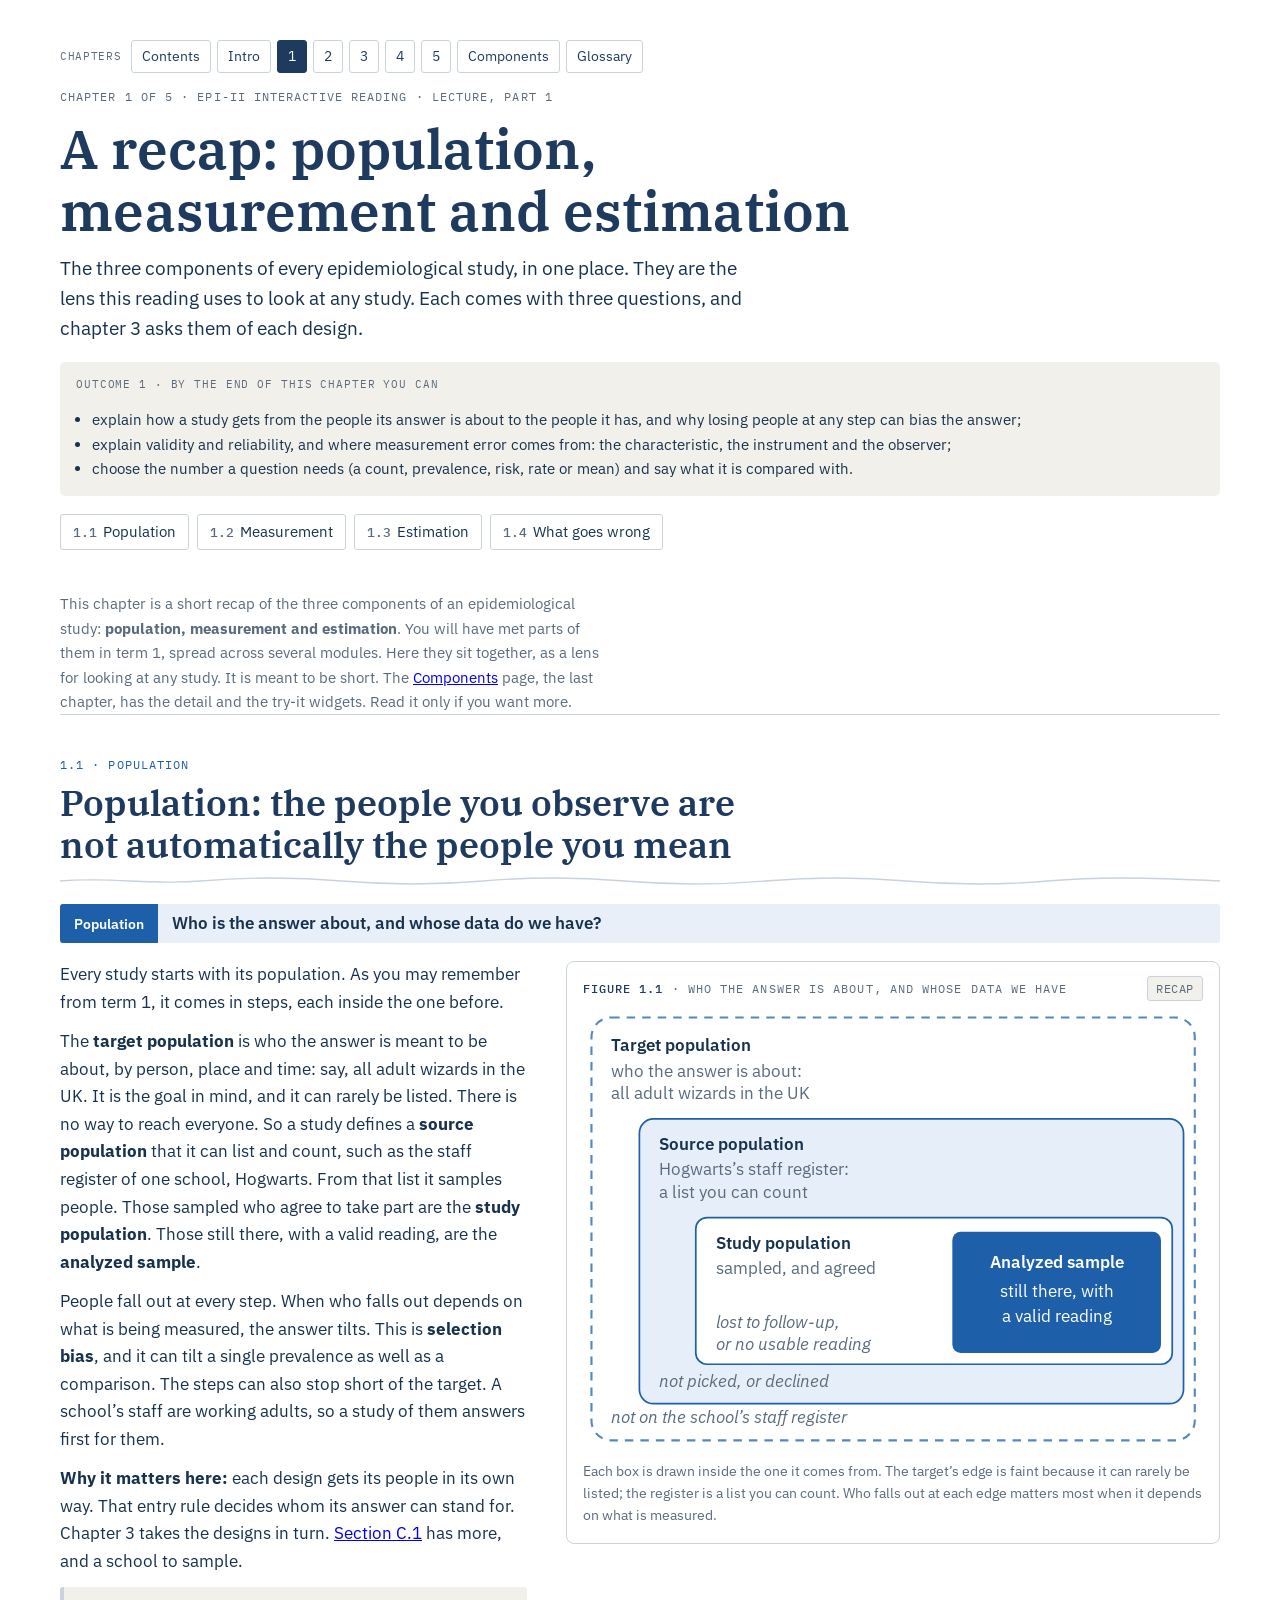
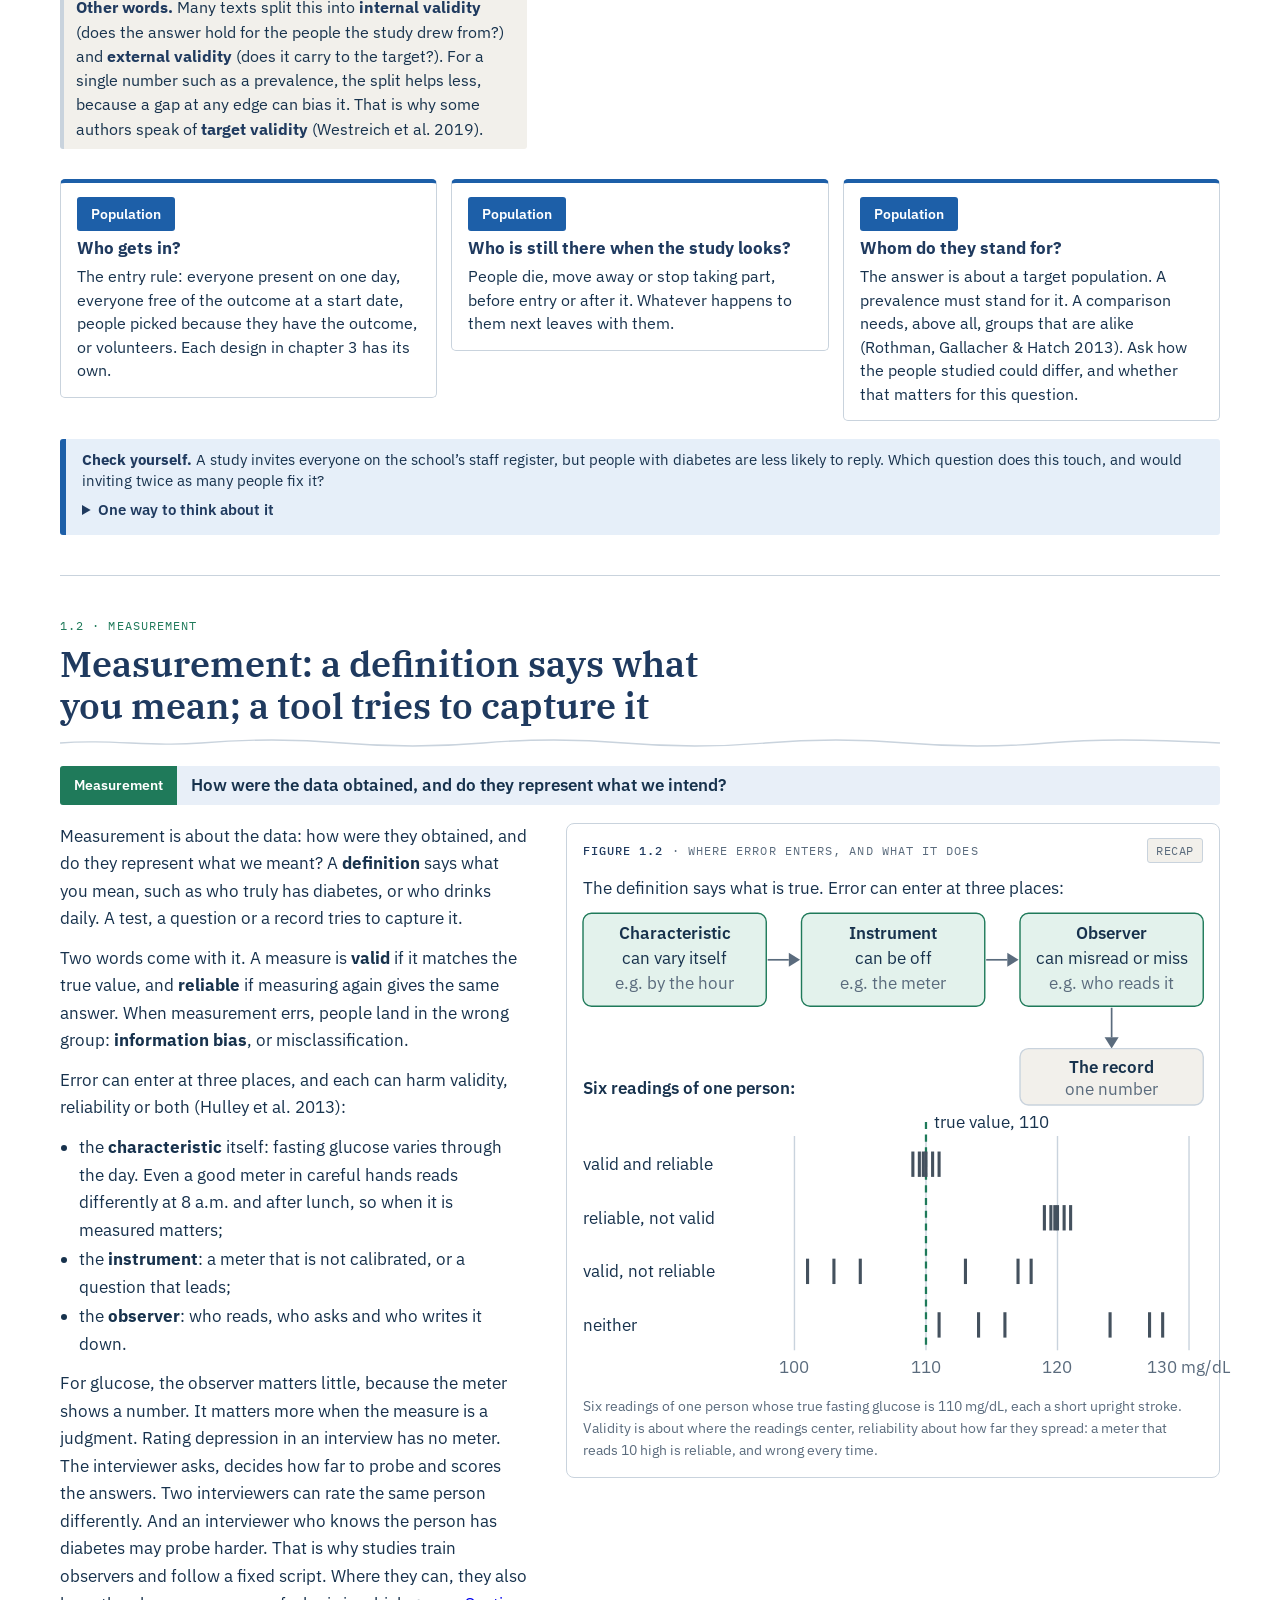
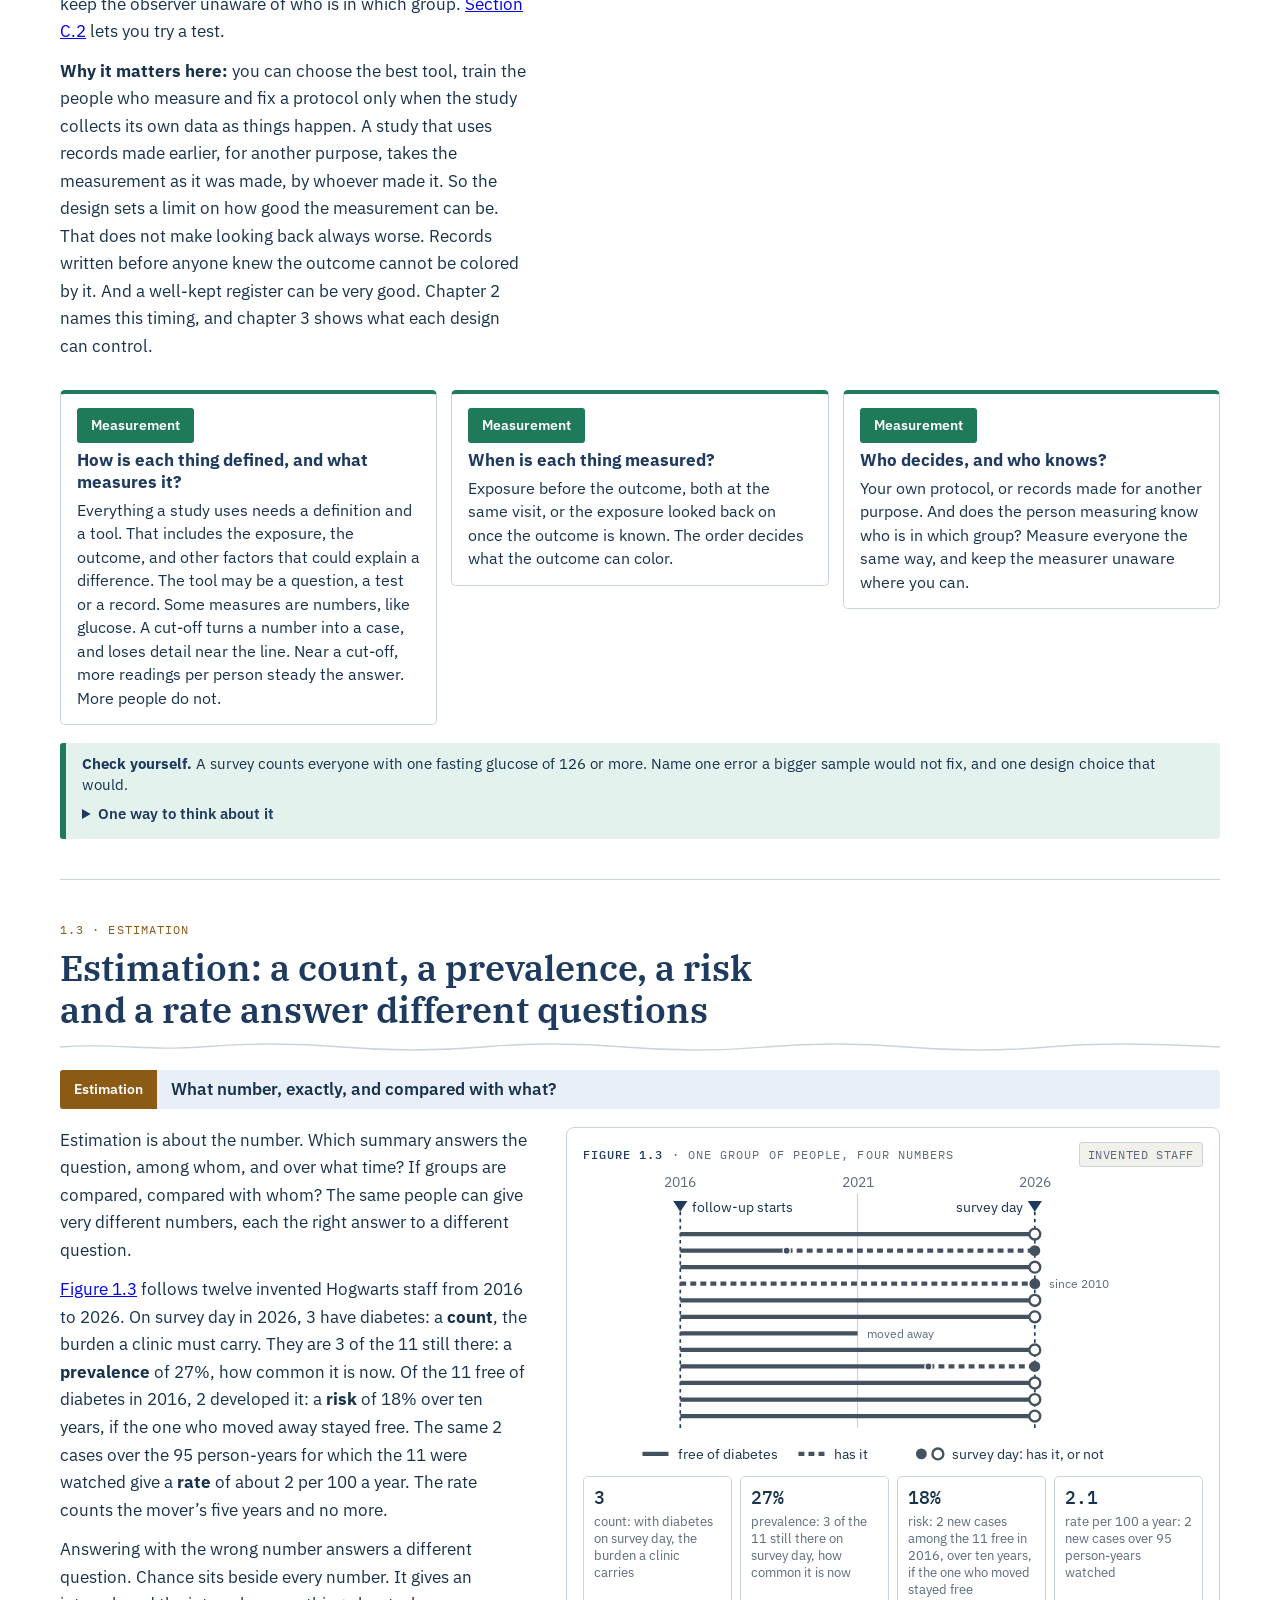
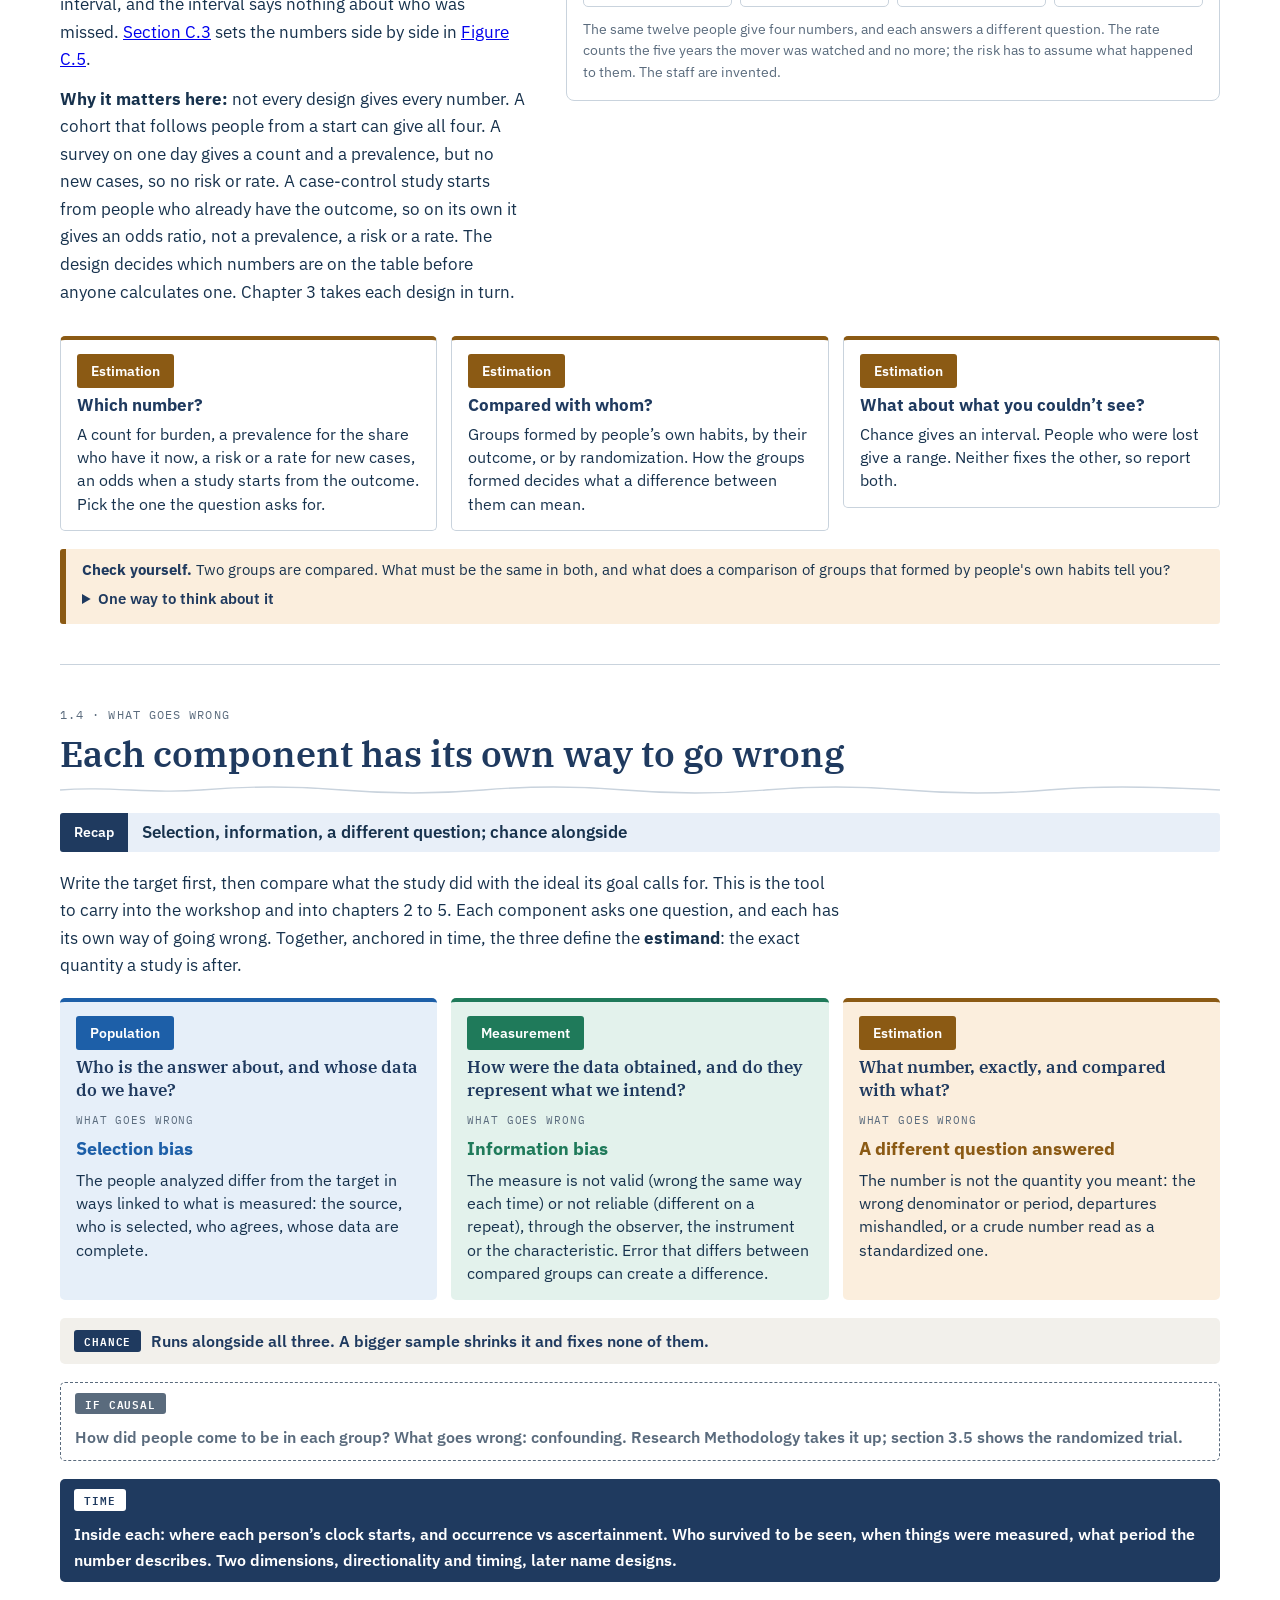
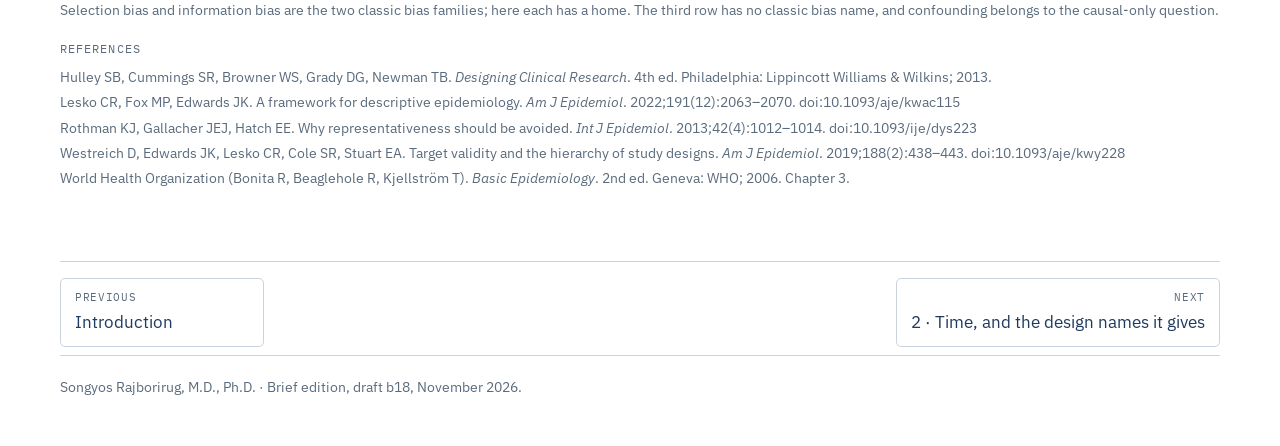
<file: lens.html>
<!doctype html>
<html lang="en">
<head>
<meta charset="utf-8">
<meta name="viewport" content="width=device-width,initial-scale=1">
<title>A recap: population, measurement and estimation · Take a study apart</title>
<link rel="preconnect" href="https://fonts.googleapis.com">
<link rel="preconnect" href="https://fonts.gstatic.com" crossorigin>
<link rel="stylesheet" href="https://fonts.googleapis.com/css2?family=IBM+Plex+Mono:wght@400;500&family=IBM+Plex+Sans:wght@400;500;600;700&family=IBM+Plex+Serif:wght@400;600&display=swap">
<link rel="stylesheet" href="style.css">
</head>
<body>
<div class="terra terra-page" id="top">

<header class="terra-ph">
  <nav class="chbar" aria-label="Chapters"><span class="chbar-k">Chapters</span><a href="index.html">Contents</a><a href="intro.html" title="Introduction: you know the designs; why take them apart?">Intro</a><a href="lens.html" aria-current="page" title="A recap: population, measurement and estimation">1</a><a href="time.html" title="Time, and the design names it gives">2</a><a href="designs.html" title="Each design, and its own concerns">3</a><a href="your-turn.html" title="Your turn: take apart a study you have not seen">4</a><a href="describe.html" title="Descriptive epidemiology: person, place and time">5</a><a href="components.html" title="The components in detail">Components</a><a href="glossary.html">Glossary</a></nav>
  <p class="terra-kicker">Chapter 1 of 5 · EPI-II interactive reading · Lecture, part 1</p>
  <h1 class="terra-page-title">A recap: population, measurement and estimation</h1>
  <p class="terra-lede">The three components of every epidemiological study, in one place. They are the lens this reading uses to look at any study. Each comes with three questions, and chapter 3 asks them of each design.</p>
  <div class="recall hdr-aims"><span class="recall-k">Outcome 1 · By the end of this chapter you can</span><ul class="chk-list"><li>explain how a study gets from the people its answer is about to the people it has, and why losing people at any step can bias the answer;</li><li>explain validity and reliability, and where measurement error comes from: the characteristic, the instrument and the observer;</li><li>choose the number a question needs (a count, prevalence, risk, rate or mean) and say what it is compared with.</li></ul></div>
  <ul class="terra-toc" aria-label="Sections in this chapter"><li><a href="#ln-pop"><b>1.1</b> Population</a></li><li><a href="#ln-meas"><b>1.2</b> Measurement</a></li><li><a href="#ln-est"><b>1.3</b> Estimation</a></li><li><a href="#ln-wrong"><b>1.4</b> What goes wrong</a></li></ul>
</header>

<p class="terra-scope">This chapter is a short recap of the three components of an epidemiological study: <b>population, measurement and estimation</b>. You will have met parts of them in term 1, spread across several modules. Here they sit together, as a lens for looking at any study. It is meant to be short. The <a href="components.html">Components</a> page, the last chapter, has the detail and the try-it widgets. Read it only if you want more.</p>

<section class="terra-sec terra-t-a" id="ln-pop" aria-labelledby="ln-pop-t">
  <div class="terra-sec-head">
    <p class="terra-kicker">1.1 · Population</p>
    <h2 class="terra-sec-title" id="ln-pop-t">Population: the people you observe are not automatically the people you mean</h2>
    <svg class="terra-sec-contour" viewBox="0 0 740 10" preserveAspectRatio="none" aria-hidden="true"><path d="M0 5 C 30 1, 60 9, 90 5 S 150 1, 180 5 S 240 9, 270 5 S 330 1, 360 5 S 420 9, 450 5 S 510 1, 540 5 S 600 9, 630 5 S 690 1, 740 5"/></svg>
  </div>
  <div class="terra-frame"><span class="terra-chip">Population</span><span class="terra-frame-text">Who is the answer about, and whose data do we have?</span></div>
  <div class="terra-split">
    <div class="terra-split-text">
      <p>Every study starts with its population. As you may remember from term 1, it comes in steps, each inside the one before.</p>
      <p>The <b>target population</b> is who the answer is meant to be about, by person, place and time: say, all adult wizards in the UK. It is the goal in mind, and it can rarely be listed. There is no way to reach everyone. So a study defines a <b>source population</b> that it can list and count, such as the staff register of one school, Hogwarts. From that list it samples people. Those sampled who agree to take part are the <b>study population</b>. Those still there, with a valid reading, are the <b>analyzed sample</b>.</p>
      <p>People fall out at every step. When who falls out depends on what is being measured, the answer tilts. This is <b>selection bias</b>, and it can tilt a single prevalence as well as a comparison. The steps can also stop short of the target. A school’s staff are working adults, so a study of them answers first for them.</p>
      <p><b>Why it matters here:</b> each design gets its people in its own way. That entry rule decides whom its answer can stand for. Chapter 3 takes the designs in turn. <a href="components.html#s4">Section C.1</a> has more, and a school to sample.</p>
      <p class="note-recall"><b>Other words.</b> Many texts split this into <b>internal validity</b> (does the answer hold for the people the study drew from?) and <b>external validity</b> (does it carry to the target?). For a single number such as a prevalence, the split helps less, because a gap at any edge can bias it. That is why some authors speak of <b>target validity</b> (Westreich et al. 2019).</p>
    </div>
    <div class="terra-split-side">
  <figure id="fig-pop" class="terra-widget" style="gap:8px;margin:0">
    <div class="terra-w-head"><span class="terra-w-title"><span class="terra-w-num">Figure 1.1</span> · Who the answer is about, and whose data we have</span><span class="terra-status">Recap</span></div>
    <svg class="fig-svg lf" viewBox="0 0 440 312" role="img" aria-label="Four nested boxes. The target population, all adult wizards in the UK, drawn faint because its edge is rarely known. Inside it the source population, Hogwarts’s staff register, a list you can count. Inside that the study population, those sampled who agreed. Inside that the analyzed sample, those still there, with a valid reading. In each gap, who falls out: not on the staff register; not picked, or declined; lost to follow-up, or no usable reading.">
      <rect class="pf-target" x="6" y="6" width="428" height="300" rx="14"/>
      <text class="strong" x="20" y="30">Target population</text>
      <text class="muted" x="20" y="48">who the answer is about:</text>
      <text class="muted" x="20" y="64">all adult wizards in the UK</text>
      <text class="pf-out" x="20" y="294">not on the school’s staff register</text>
      <rect class="pf-source" x="40" y="78" width="386" height="202" rx="10"/>
      <text class="strong" x="54" y="100">Source population</text>
      <text class="muted" x="54" y="118">Hogwarts’s staff register:</text>
      <text class="muted" x="54" y="134">a list you can count</text>
      <text class="pf-out" x="54" y="268">not picked, or declined</text>
      <rect class="pf-study" x="80" y="148" width="338" height="104" rx="8"/>
      <text class="strong" x="94" y="170">Study population</text>
      <text class="muted" x="94" y="188">sampled, and agreed</text>
      <text class="pf-out" x="94" y="226">lost to follow-up,</text>
      <text class="pf-out" x="94" y="242">or no usable reading</text>
      <rect class="pf-an" x="262" y="158" width="148" height="86" rx="6"/>
      <text class="on strong" x="336" y="184" text-anchor="middle">Analyzed sample</text>
      <text class="on" x="336" y="204" text-anchor="middle">still there, with</text>
      <text class="on" x="336" y="222" text-anchor="middle">a valid reading</text>
    </svg>
    <figcaption>Each box is drawn inside the one it comes from. The target’s edge is faint because it can rarely be listed; the register is a list you can count. Who falls out at each edge matters most when it depends on what is measured.</figcaption>
  </figure>
    </div>
  </div>
  <div class="tcards">
    <div class="tcard terra-t-a"><div class="chip-row"><span class="terra-chip">Population</span></div><h4>Who gets in?</h4><p>The entry rule: everyone present on one day, everyone free of the outcome at a start date, people picked because they have the outcome, or volunteers. Each design in chapter 3 has its own.</p></div>
    <div class="tcard terra-t-a"><div class="chip-row"><span class="terra-chip">Population</span></div><h4>Who is still there when the study looks?</h4><p>People die, move away or stop taking part, before entry or after it. Whatever happens to them next leaves with them.</p></div>
    <div class="tcard terra-t-a"><div class="chip-row"><span class="terra-chip">Population</span></div><h4>Whom do they stand for?</h4><p>The answer is about a target population. A prevalence must stand for it. A comparison needs, above all, groups that are alike (Rothman, Gallacher &amp; Hatch 2013). Ask how the people studied could differ, and whether that matters for this question.</p></div>
  </div>
  <div class="terra-callout"><div class="terra-callout-body"><span class="terra-callout-lead">Check yourself.</span> A study invites everyone on the school’s staff register, but people with diabetes are less likely to reply. Which question does this touch, and would inviting twice as many people fix it?
    <details class="chk"><summary>One way to think about it</summary><p>Who gets in. The invitation was fair, but the people who answered are not. So the prevalence comes out too low. Inviting twice as many repeats the same pattern, with a narrower interval around the wrong value. Writing again to people who did not reply, and comparing those who replied with the register, would help. Try it in <a href="components.html#w2">Figure C.1</a>.</p></details></div></div>
</section>

<section class="terra-sec terra-t-b" id="ln-meas" aria-labelledby="ln-meas-t">
  <div class="terra-sec-head">
    <p class="terra-kicker">1.2 · Measurement</p>
    <h2 class="terra-sec-title" id="ln-meas-t">Measurement: a definition says what you mean; a tool tries to capture it</h2>
    <svg class="terra-sec-contour" viewBox="0 0 740 10" preserveAspectRatio="none" aria-hidden="true"><path d="M0 5 C 30 1, 60 9, 90 5 S 150 1, 180 5 S 240 9, 270 5 S 330 1, 360 5 S 420 9, 450 5 S 510 1, 540 5 S 600 9, 630 5 S 690 1, 740 5"/></svg>
  </div>
  <div class="terra-frame"><span class="terra-chip">Measurement</span><span class="terra-frame-text">How were the data obtained, and do they represent what we intend?</span></div>
  <div class="terra-split">
    <div class="terra-split-text">
      <p>Measurement is about the data: how were they obtained, and do they represent what we meant? A <b>definition</b> says what you mean, such as who truly has diabetes, or who drinks daily. A test, a question or a record tries to capture it.</p>
      <p>Two words come with it. A measure is <b>valid</b> if it matches the true value, and <b>reliable</b> if measuring again gives the same answer. When measurement errs, people land in the wrong group: <b>information bias</b>, or misclassification.</p>
      <p>Error can enter at three places, and each can harm validity, reliability or both (Hulley et al. 2013):</p>
      <ul class="chk-list">
        <li>the <b>characteristic</b> itself: fasting glucose varies through the day. Even a good meter in careful hands reads differently at 8 a.m. and after lunch, so when it is measured matters;</li>
        <li>the <b>instrument</b>: a meter that is not calibrated, or a question that leads;</li>
        <li>the <b>observer</b>: who reads, who asks and who writes it down.</li>
      </ul>
      <p>For glucose, the observer matters little, because the meter shows a number. It matters more when the measure is a judgment. Rating depression in an interview has no meter. The interviewer asks, decides how far to probe and scores the answers. Two interviewers can rate the same person differently. And an interviewer who knows the person has diabetes may probe harder. That is why studies train observers and follow a fixed script. Where they can, they also keep the observer unaware of who is in which group. <a href="components.html#s5">Section C.2</a> lets you try a test.</p>
      <p><b>Why it matters here:</b> you can choose the best tool, train the people who measure and fix a protocol only when the study collects its own data as things happen. A study that uses records made earlier, for another purpose, takes the measurement as it was made, by whoever made it. So the design sets a limit on how good the measurement can be. That does not make looking back always worse. Records written before anyone knew the outcome cannot be colored by it. And a well-kept register can be very good. Chapter 2 names this timing, and chapter 3 shows what each design can control.</p>
    </div>
    <div class="terra-split-side">
  <figure id="fig-meas" class="terra-widget" style="gap:8px;margin:0">
    <div class="terra-w-head"><span class="terra-w-title"><span class="terra-w-num">Figure 1.2</span> · Where error enters, and what it does</span><span class="terra-status">Recap</span></div>
    <svg class="fig-svg lf" style="--terra-t:var(--measurement)" viewBox="0 0 440 364" role="img" aria-label="Top: the characteristic, the instrument and the observer lead to the record, and error can enter at each. The characteristic can vary itself, for example by the hour. The instrument can be off, for example the meter. The observer can misread or miss, for example the person who reads it. Bottom: six readings of one person whose true fasting glucose is 110 mg/dL. Valid and reliable: tight around 110. Reliable, not valid: tight around 120. Valid, not reliable: spread around 110. Neither: spread around 120.">
      <text x="0" y="16">The definition says what is true. Error can enter at three places:</text>
      <rect class="mb" x="0" y="30" width="130" height="66" rx="6"/><text class="strong" x="65" y="48" text-anchor="middle">Characteristic</text><text x="65" y="66" text-anchor="middle">can vary itself</text><text class="muted" x="65" y="84" text-anchor="middle">e.g. by the hour</text>
      <line class="arw" x1="131" y1="63" x2="146" y2="63"/><path class="ah" d="M154 63 L146 58 L146 68 Z"/>
      <rect class="mb" x="155" y="30" width="130" height="66" rx="6"/><text class="strong" x="220" y="48" text-anchor="middle">Instrument</text><text x="220" y="66" text-anchor="middle">can be off</text><text class="muted" x="220" y="84" text-anchor="middle">e.g. the meter</text>
      <line class="arw" x1="286" y1="63" x2="301" y2="63"/><path class="ah" d="M309 63 L301 58 L301 68 Z"/>
      <rect class="mb" x="310" y="30" width="130" height="66" rx="6"/><text class="strong" x="375" y="48" text-anchor="middle">Observer</text><text x="375" y="66" text-anchor="middle">can misread or miss</text><text class="muted" x="375" y="84" text-anchor="middle">e.g. who reads it</text>
      <g transform="translate(0 18)">
      <line class="arw" x1="375" y1="79" x2="375" y2="100"/><path class="ah" d="M375 108 L370 100 L380 100 Z"/><rect class="rec" x="310" y="108" width="130" height="40" rx="6"/><text class="strong" x="375" y="125" text-anchor="middle">The record</text><text class="muted" x="375" y="141" text-anchor="middle">one number</text>
      <text class="strong" x="0" y="140">Six readings of one person:</text>
      <line class="tick" x1="150.0" y1="170" x2="150.0" y2="322"/><text class="muted" x="150.0" y="338" text-anchor="middle">100</text>
      <line class="tick" x1="243.3" y1="170" x2="243.3" y2="322"/><text class="muted" x="243.3" y="338" text-anchor="middle">110</text>
      <line class="tick" x1="336.6" y1="170" x2="336.6" y2="322"/><text class="muted" x="336.6" y="338" text-anchor="middle">120</text>
      <line class="tick" x1="429.9" y1="170" x2="429.9" y2="322"/><text class="muted" x="429.9" y="338" text-anchor="middle">130 mg/dL</text>
      <line class="ref" x1="243.3" y1="160" x2="243.3" y2="322"/><text x="249.3" y="164">true value, 110</text>
      <text x="0" y="190" dy=".35em">valid and reliable</text><line class="rd" x1="234.0" y1="181" x2="234.0" y2="199"/><line class="rd" x1="243.3" y1="181" x2="243.3" y2="199"/><line class="rd" x1="252.6" y1="181" x2="252.6" y2="199"/><line class="rd" x1="238.6" y1="181" x2="238.6" y2="199"/><line class="rd" x1="248.0" y1="181" x2="248.0" y2="199"/><line class="rd" x1="241.4" y1="181" x2="241.4" y2="199"/>
      <text x="0" y="228" dy=".35em">reliable, not valid</text><line class="rd" x1="327.3" y1="219" x2="327.3" y2="237"/><line class="rd" x1="336.6" y1="219" x2="336.6" y2="237"/><line class="rd" x1="345.9" y1="219" x2="345.9" y2="237"/><line class="rd" x1="331.9" y1="219" x2="331.9" y2="237"/><line class="rd" x1="341.3" y1="219" x2="341.3" y2="237"/><line class="rd" x1="334.7" y1="219" x2="334.7" y2="237"/>
      <text x="0" y="266" dy=".35em">valid, not reliable</text><line class="rd" x1="159.3" y1="257" x2="159.3" y2="275"/><line class="rd" x1="317.9" y1="257" x2="317.9" y2="275"/><line class="rd" x1="196.7" y1="257" x2="196.7" y2="275"/><line class="rd" x1="271.3" y1="257" x2="271.3" y2="275"/><line class="rd" x1="178.0" y1="257" x2="178.0" y2="275"/><line class="rd" x1="308.6" y1="257" x2="308.6" y2="275"/>
      <text x="0" y="304" dy=".35em">neither</text><line class="rd" x1="252.6" y1="295" x2="252.6" y2="313"/><line class="rd" x1="411.2" y1="295" x2="411.2" y2="313"/><line class="rd" x1="299.3" y1="295" x2="299.3" y2="313"/><line class="rd" x1="373.9" y1="295" x2="373.9" y2="313"/><line class="rd" x1="280.6" y1="295" x2="280.6" y2="313"/><line class="rd" x1="401.9" y1="295" x2="401.9" y2="313"/>
      </g>
    </svg>
    <figcaption>Six readings of one person whose true fasting glucose is 110 mg/dL, each a short upright stroke. Validity is about where the readings center, reliability about how far they spread: a meter that reads 10 high is reliable, and wrong every time.</figcaption>
  </figure>
    </div>
  </div>
  <div class="tcards">
    <div class="tcard terra-t-b"><div class="chip-row"><span class="terra-chip">Measurement</span></div><h4>How is each thing defined, and what measures it?</h4><p>Everything a study uses needs a definition and a tool. That includes the exposure, the outcome, and other factors that could explain a difference. The tool may be a question, a test or a record. Some measures are numbers, like glucose. A cut-off turns a number into a case, and loses detail near the line. Near a cut-off, more readings per person steady the answer. More people do not.</p></div>
    <div class="tcard terra-t-b"><div class="chip-row"><span class="terra-chip">Measurement</span></div><h4>When is each thing measured?</h4><p>Exposure before the outcome, both at the same visit, or the exposure looked back on once the outcome is known. The order decides what the outcome can color.</p></div>
    <div class="tcard terra-t-b"><div class="chip-row"><span class="terra-chip">Measurement</span></div><h4>Who decides, and who knows?</h4><p>Your own protocol, or records made for another purpose. And does the person measuring know who is in which group? Measure everyone the same way, and keep the measurer unaware where you can.</p></div>
  </div>
  <div class="terra-callout"><div class="terra-callout-body"><span class="terra-callout-lead">Check yourself.</span> A survey counts everyone with one fasting glucose of 126 or more. Name one error a bigger sample would not fix, and one design choice that would.
    <details class="chk"><summary>One way to think about it</summary><p>A single reading near the cut-off can land on either side by chance. Near a cut-off, that random error pushes the count one way, and studying more people repeats it. Averaging two or three readings per person shrinks it. A meter that reads high needs a better test. No number of repeats fixes it. <a href="components.html#s5">Section C.2</a> lets you try both.</p></details></div></div>
</section>

<section class="terra-sec terra-t-c" id="ln-est" aria-labelledby="ln-est-t">
  <div class="terra-sec-head">
    <p class="terra-kicker">1.3 · Estimation</p>
    <h2 class="terra-sec-title" id="ln-est-t">Estimation: a count, a prevalence, a risk and a rate answer different questions</h2>
    <svg class="terra-sec-contour" viewBox="0 0 740 10" preserveAspectRatio="none" aria-hidden="true"><path d="M0 5 C 30 1, 60 9, 90 5 S 150 1, 180 5 S 240 9, 270 5 S 330 1, 360 5 S 420 9, 450 5 S 510 1, 540 5 S 600 9, 630 5 S 690 1, 740 5"/></svg>
  </div>
  <div class="terra-frame"><span class="terra-chip">Estimation</span><span class="terra-frame-text">What number, exactly, and compared with what?</span></div>
  <div class="terra-split">
    <div class="terra-split-text">
      <p>Estimation is about the number. Which summary answers the question, among whom, and over what time? If groups are compared, compared with whom? The same people can give very different numbers, each the right answer to a different question.</p>
      <p><a href="#fig-est">Figure 1.3</a> follows twelve invented Hogwarts staff from 2016 to 2026. On survey day in 2026, 3 have diabetes: a <b>count</b>, the burden a clinic must carry. They are 3 of the 11 still there: a <b>prevalence</b> of 27%, how common it is now. Of the 11 free of diabetes in 2016, 2 developed it: a <b>risk</b> of 18% over ten years, if the one who moved away stayed free. The same 2 cases over the 95 person-years for which the 11 were watched give a <b>rate</b> of about 2 per 100 a year. The rate counts the mover’s five years and no more.</p>
      <p>Answering with the wrong number answers a different question. Chance sits beside every number. It gives an interval, and the interval says nothing about who was missed. <a href="components.html#s6">Section C.3</a> sets the numbers side by side in <a href="components.html#w23">Figure C.5</a>.</p>
      <p><b>Why it matters here:</b> not every design gives every number. A cohort that follows people from a start can give all four. A survey on one day gives a count and a prevalence, but no new cases, so no risk or rate. A case-control study starts from people who already have the outcome, so on its own it gives an odds ratio, not a prevalence, a risk or a rate. The design decides which numbers are on the table before anyone calculates one. Chapter 3 takes each design in turn.</p>
    </div>
    <div class="terra-split-side">
  <figure id="fig-est" class="terra-widget" style="gap:8px;margin:0">
    <div class="terra-w-head"><span class="terra-w-title"><span class="terra-w-num">Figure 1.3</span> · One group of people, four numbers</span><span class="terra-status">Invented staff</span></div>
    <svg class="fig-svg lv" viewBox="0 0 440 248" role="img" aria-label="Twelve invented Hogwarts staff as lifelines from 2016 to 2026, solid while free of diabetes and dashed once they have it. One has had diabetes since 2010; two develop it, in 2019 and 2023; one moves away in 2021, still free. On survey day in 2026 a filled circle marks diabetes and an open one none. Four numbers come from them: a count of 3 on survey day; a prevalence of 3 of 11, 27%; a risk of 2 of 11 over ten years, 18%; a rate of 2 per 95 person-years, about 2.1 per 100 a year.">
      <text class="muted" x="40" y="10" text-anchor="middle">2016</text>
      <text class="muted" x="190" y="10" text-anchor="middle">2021</text>
      <text class="muted" x="340" y="10" text-anchor="middle">2026</text>
      <line class="tick" x1="190" y1="16" x2="190" y2="214"/>
      <path class="lv-tri" d="M34 22 L46 22 L40 31 Z"/><line class="lv-date" x1="40" y1="31" x2="40" y2="214"/><text class="lv-k" x="50" y="27" dy=".35em" text-anchor="start">follow-up starts</text><path class="lv-tri" d="M334 22 L346 22 L340 31 Z"/><line class="lv-date" x1="340" y1="31" x2="340" y2="214"/><text class="lv-k" x="330" y="27" dy=".35em" text-anchor="end">survey day</text>
      <g class="lv-e"><line class="lv-line" x1="40" y1="50" x2="340" y2="50"/><circle class="lv-no" cx="340" cy="50" r="4.6"/></g>
      <g class="lv-e"><line class="lv-line" x1="40" y1="64" x2="130" y2="64"/><line class="lv-line lv-ill" x1="130" y1="64" x2="340" y2="64"/><circle class="lv-on" cx="130" cy="64" r="3"/><circle class="lv-yes" cx="340" cy="64" r="4.6"/></g>
      <g class="lv-e"><line class="lv-line" x1="40" y1="78" x2="340" y2="78"/><circle class="lv-no" cx="340" cy="78" r="4.6"/></g>
      <g class="lv-e"><line class="lv-line lv-ill" x1="40" y1="92" x2="340" y2="92"/><circle class="lv-yes" cx="340" cy="92" r="4.6"/></g>
      <text class="lv-word" x="352" y="92" dy=".35em">since 2010</text>
      <g class="lv-e"><line class="lv-line" x1="40" y1="106" x2="340" y2="106"/><circle class="lv-no" cx="340" cy="106" r="4.6"/></g>
      <g class="lv-e"><line class="lv-line" x1="40" y1="120" x2="340" y2="120"/><circle class="lv-no" cx="340" cy="120" r="4.6"/></g>
      <g class="lv-e"><line class="lv-line" x1="40" y1="134" x2="190" y2="134"/></g>
      <text class="lv-word" x="198" y="134" dy=".35em">moved away</text>
      <g class="lv-e"><line class="lv-line" x1="40" y1="148" x2="340" y2="148"/><circle class="lv-no" cx="340" cy="148" r="4.6"/></g>
      <g class="lv-e"><line class="lv-line" x1="40" y1="162" x2="250" y2="162"/><line class="lv-line lv-ill" x1="250" y1="162" x2="340" y2="162"/><circle class="lv-on" cx="250" cy="162" r="3"/><circle class="lv-yes" cx="340" cy="162" r="4.6"/></g>
      <g class="lv-e"><line class="lv-line" x1="40" y1="176" x2="340" y2="176"/><circle class="lv-no" cx="340" cy="176" r="4.6"/></g>
      <g class="lv-e"><line class="lv-line" x1="40" y1="190" x2="340" y2="190"/><circle class="lv-no" cx="340" cy="190" r="4.6"/></g>
      <g class="lv-e"><line class="lv-line" x1="40" y1="204" x2="340" y2="204"/><circle class="lv-no" cx="340" cy="204" r="4.6"/></g>
      <g class="lv-e"><line class="lv-line" x1="8" y1="236" x2="30" y2="236"/></g><text class="lv-k" x="38" y="236" dy=".35em">free of diabetes</text><g class="lv-e"><line class="lv-line lv-ill" x1="140" y1="236" x2="162" y2="236"/></g><text class="lv-k" x="170" y="236" dy=".35em">has it</text><g class="lv-e"><circle class="lv-yes" cx="244" cy="236" r="4.6"/><circle class="lv-no" cx="258" cy="236" r="4.6"/></g><text class="lv-k" x="270" y="236" dy=".35em">survey day: has it, or not</text>
    </svg>
    <div class="terra-readout"><div class="terra-read"><b>3</b><span>count: with diabetes on survey day, the burden a clinic carries</span></div><div class="terra-read"><b>27%</b><span>prevalence: 3 of the 11 still there on survey day, how common it is now</span></div><div class="terra-read"><b>18%</b><span>risk: 2 new cases among the 11 free in 2016, over ten years, if the one who moved stayed free</span></div><div class="terra-read"><b>2.1</b><span>rate per 100 a year: 2 new cases over 95 person-years watched</span></div></div>
    <figcaption>The same twelve people give four numbers, and each answers a different question. The rate counts the five years the mover was watched and no more; the risk has to assume what happened to them. The staff are invented.</figcaption>
  </figure>
    </div>
  </div>
  <div class="tcards">
    <div class="tcard terra-t-c"><div class="chip-row"><span class="terra-chip">Estimation</span></div><h4>Which number?</h4><p>A count for burden, a prevalence for the share who have it now, a risk or a rate for new cases, an odds when a study starts from the outcome. Pick the one the question asks for.</p></div>
    <div class="tcard terra-t-c"><div class="chip-row"><span class="terra-chip">Estimation</span></div><h4>Compared with whom?</h4><p>Groups formed by people’s own habits, by their outcome, or by randomization. How the groups formed decides what a difference between them can mean.</p></div>
    <div class="tcard terra-t-c"><div class="chip-row"><span class="terra-chip">Estimation</span></div><h4>What about what you couldn’t see?</h4><p>Chance gives an interval. People who were lost give a range. Neither fixes the other, so report both.</p></div>
  </div>
  <div class="terra-callout"><div class="terra-callout-body"><span class="terra-callout-lead">Check yourself.</span> Two groups are compared. What must be the same in both, and what does a comparison of groups that formed by people's own habits tell you?
    <details class="chk"><summary>One way to think about it</summary><p>The same quantity, over the same period, from the same kind of start. Groups that formed themselves give an association. On its own, it describes. Reading it as a cause needs more (section 3.5, and Research Methodology). More in <a href="components.html#s6">section C.3</a>.</p></details></div></div>
</section>

<section class="terra-sec terra-t-anchor" id="ln-wrong" aria-labelledby="ln-wrong-t">
  <div class="terra-sec-head">
    <p class="terra-kicker">1.4 · What goes wrong</p>
    <h2 class="terra-sec-title" id="ln-wrong-t">Each component has its own way to go wrong</h2>
    <svg class="terra-sec-contour" viewBox="0 0 740 10" preserveAspectRatio="none" aria-hidden="true"><path d="M0 5 C 30 1, 60 9, 90 5 S 150 1, 180 5 S 240 9, 270 5 S 330 1, 360 5 S 420 9, 450 5 S 510 1, 540 5 S 600 9, 630 5 S 690 1, 740 5"/></svg>
  </div>
  <div class="terra-frame"><span class="terra-chip">Recap</span><span class="terra-frame-text">Selection, information, a different question; chance alongside</span></div>
  <p style="margin:0;max-width:78ch;line-height:1.62">Write the target first, then compare what the study did with the ideal its goal calls for. This is the tool to carry into the workshop and into chapters 2 to 5. Each component asks one question, and each has its own way of going wrong. Together, anchored in time, the three define the <b>estimand</b>: the exact quantity a study is after.</p>
  <div class="fail">
    <div class="fcard terra-t-a"><div class="chip-row"><span class="terra-chip">Population</span></div><h3>Who is the answer about, and whose data do we have?</h3><span class="fk">What goes wrong</span><p class="fname">Selection bias</p><p>The people analyzed differ from the target in ways linked to what is measured: the source, who is selected, who agrees, whose data are complete.</p></div>
    <div class="fcard terra-t-b"><div class="chip-row"><span class="terra-chip">Measurement</span></div><h3>How were the data obtained, and do they represent what we intend?</h3><span class="fk">What goes wrong</span><p class="fname">Information bias</p><p>The measure is not valid (wrong the same way each time) or not reliable (different on a repeat), through the observer, the instrument or the characteristic. Error that differs between compared groups can create a difference.</p></div>
    <div class="fcard terra-t-c"><div class="chip-row"><span class="terra-chip">Estimation</span></div><h3>What number, exactly, and compared with what?</h3><span class="fk">What goes wrong</span><p class="fname">A different question answered</p><p>The number is not the quantity you meant: the wrong denominator or period, departures mishandled, or a crude number read as a standardized one.</p></div>
  </div>
  <div class="fbar"><span class="fbar-k">Chance</span><span>Runs alongside all three. A bigger sample shrinks it and fixes none of them.</span></div>
  <div class="fbar is-causal"><span class="fbar-k">If causal</span><span>How did people come to be in each group? What goes wrong: confounding. Research Methodology takes it up; section 3.5 shows the randomized trial.</span></div>
  <div class="fbar is-time"><span class="fbar-k">Time</span><span>Inside each: where each person’s clock starts, and occurrence vs ascertainment. Who survived to be seen, when things were measured, what period the number describes. Two dimensions, directionality and timing, later name designs.</span></div>
  <p class="src-line">Selection bias and information bias are the two classic bias families; here each has a home. The third row has no classic bias name, and confounding belongs to the causal-only question.</p>
  <div class="refs">
    <p class="terra-kicker" style="margin-bottom:8px">References</p>
    <ol class="srcs" style="list-style:none;padding-left:0">
      <li>Hulley SB, Cummings SR, Browner WS, Grady DG, Newman TB. <i>Designing Clinical Research</i>. 4th ed. Philadelphia: Lippincott Williams &amp; Wilkins; 2013.</li>
      <li>Lesko CR, Fox MP, Edwards JK. A framework for descriptive epidemiology. <i>Am J Epidemiol</i>. 2022;191(12):2063–2070. doi:10.1093/aje/kwac115</li>
      <li>Rothman KJ, Gallacher JEJ, Hatch EE. Why representativeness should be avoided. <i>Int J Epidemiol</i>. 2013;42(4):1012–1014. doi:10.1093/ije/dys223</li>
      <li>Westreich D, Edwards JK, Lesko CR, Cole SR, Stuart EA. Target validity and the hierarchy of study designs. <i>Am J Epidemiol</i>. 2019;188(2):438–443. doi:10.1093/aje/kwy228</li>
      <li>World Health Organization (Bonita R, Beaglehole R, Kjellström T). <i>Basic Epidemiology</i>. 2nd ed. Geneva: WHO; 2006. Chapter 3.</li>
    </ol>
  </div>
</section>
<nav class="chnav" aria-label="Chapter navigation"><a href="intro.html"><span>Previous</span>Introduction</a><a class="next" href="time.html"><span>Next</span>2 · Time, and the design names it gives</a></nav>
<footer class="terra-foot">Songyos Rajborirug, M.D., Ph.D. · Brief edition, draft b18, November 2026.</footer>
</div>
<script src="app.js"></script>
</body>
</html>
</file>
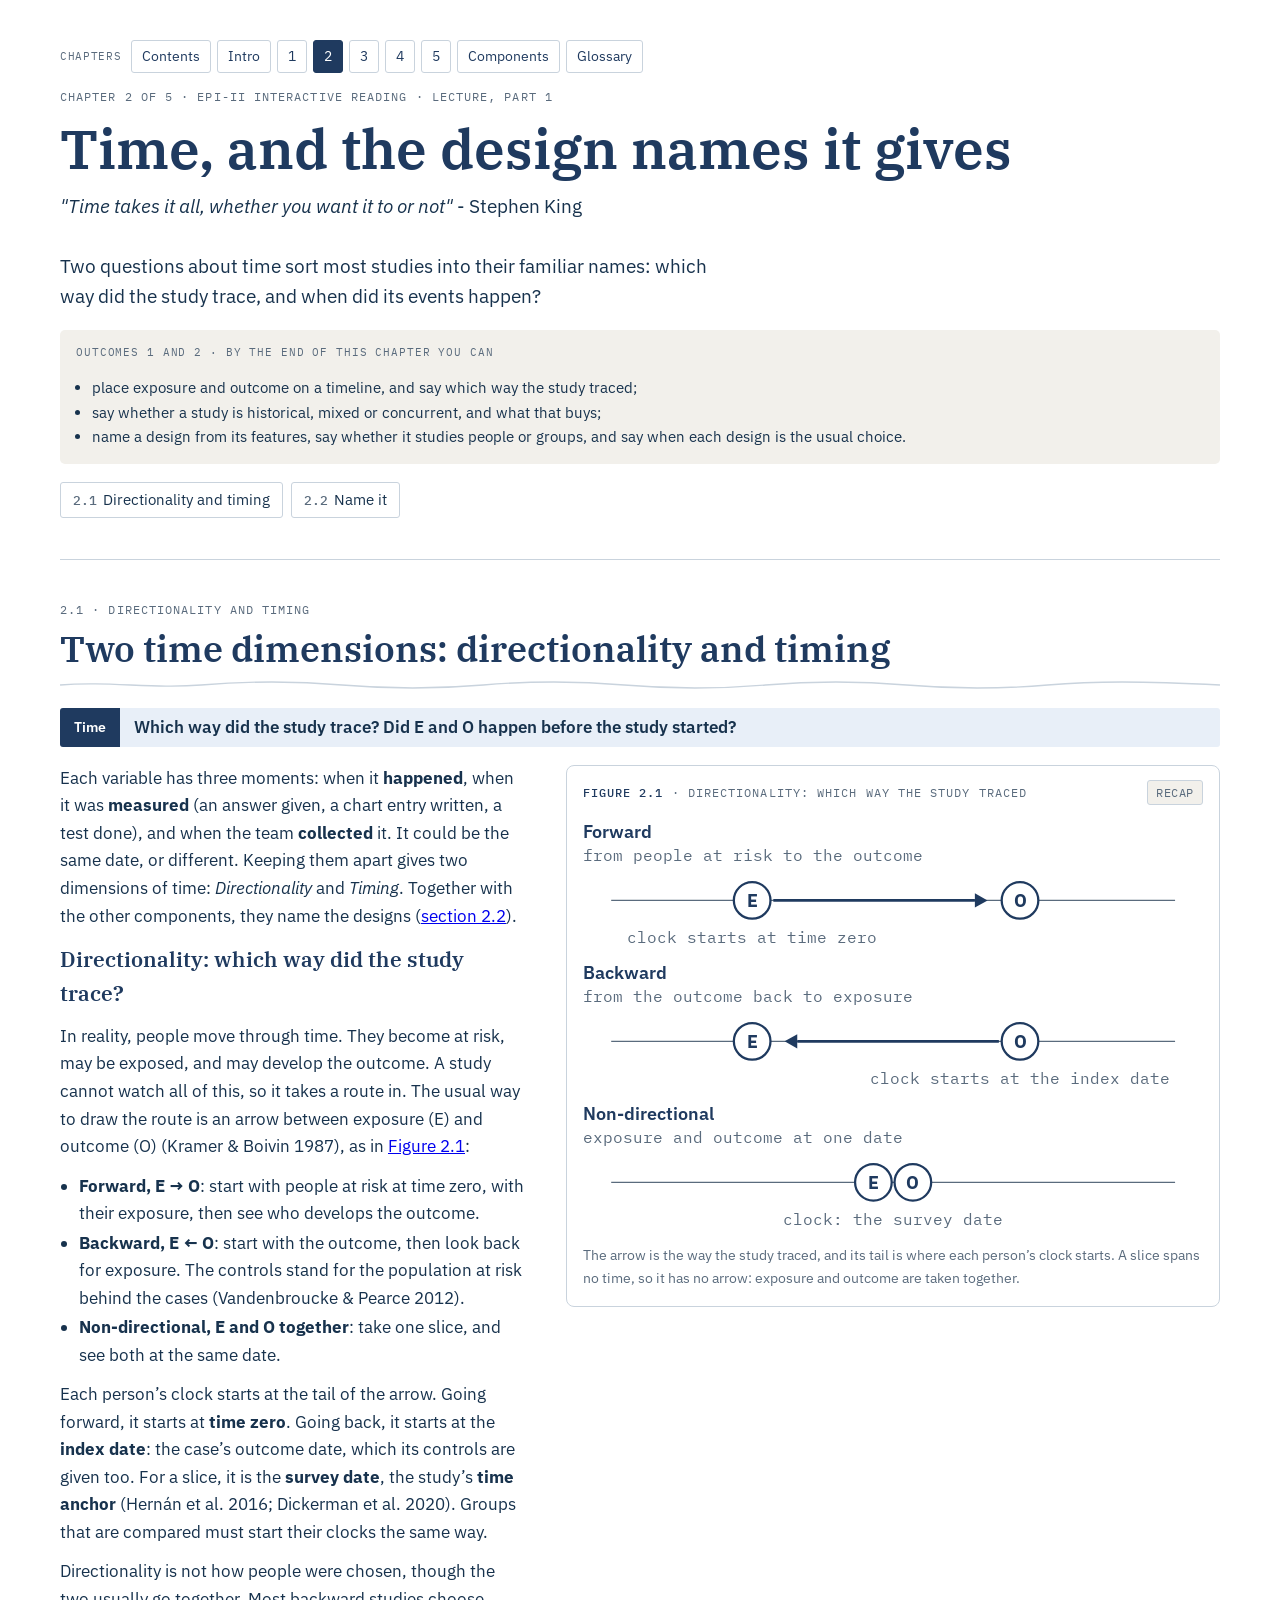
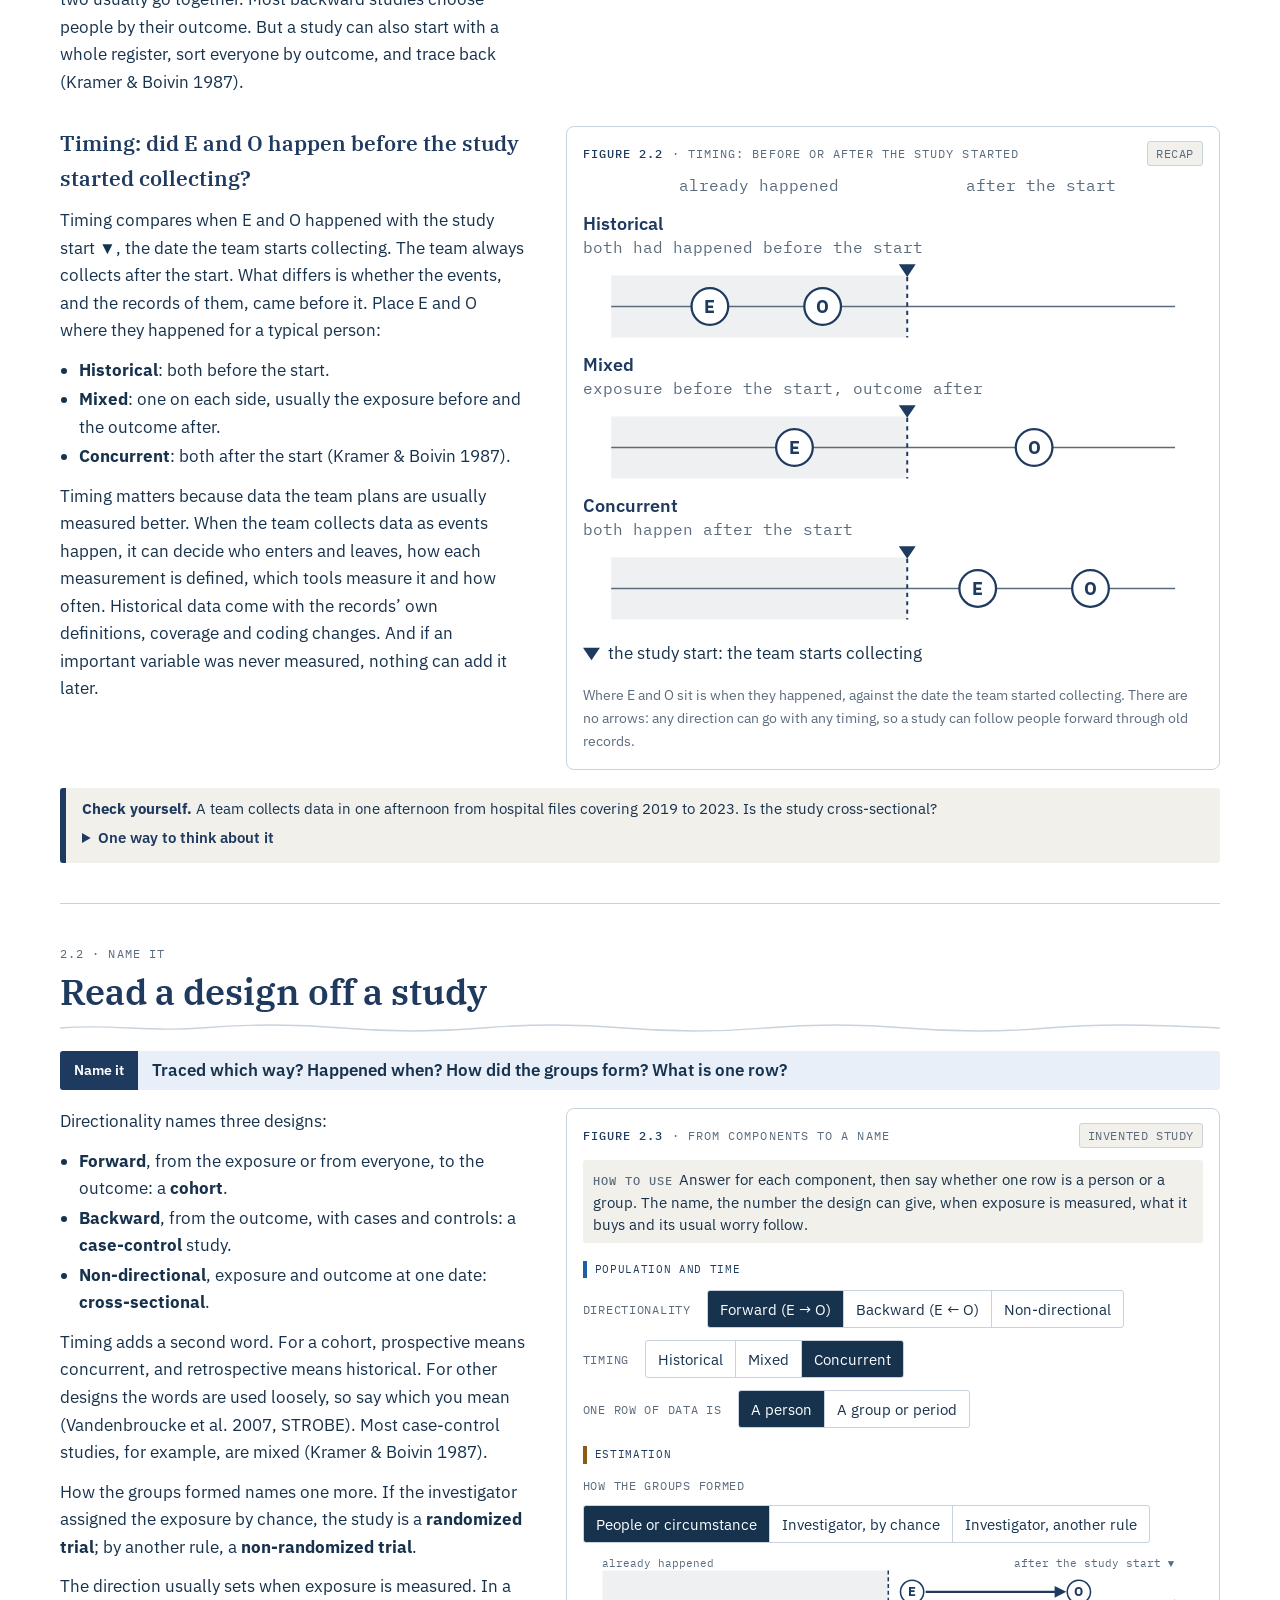
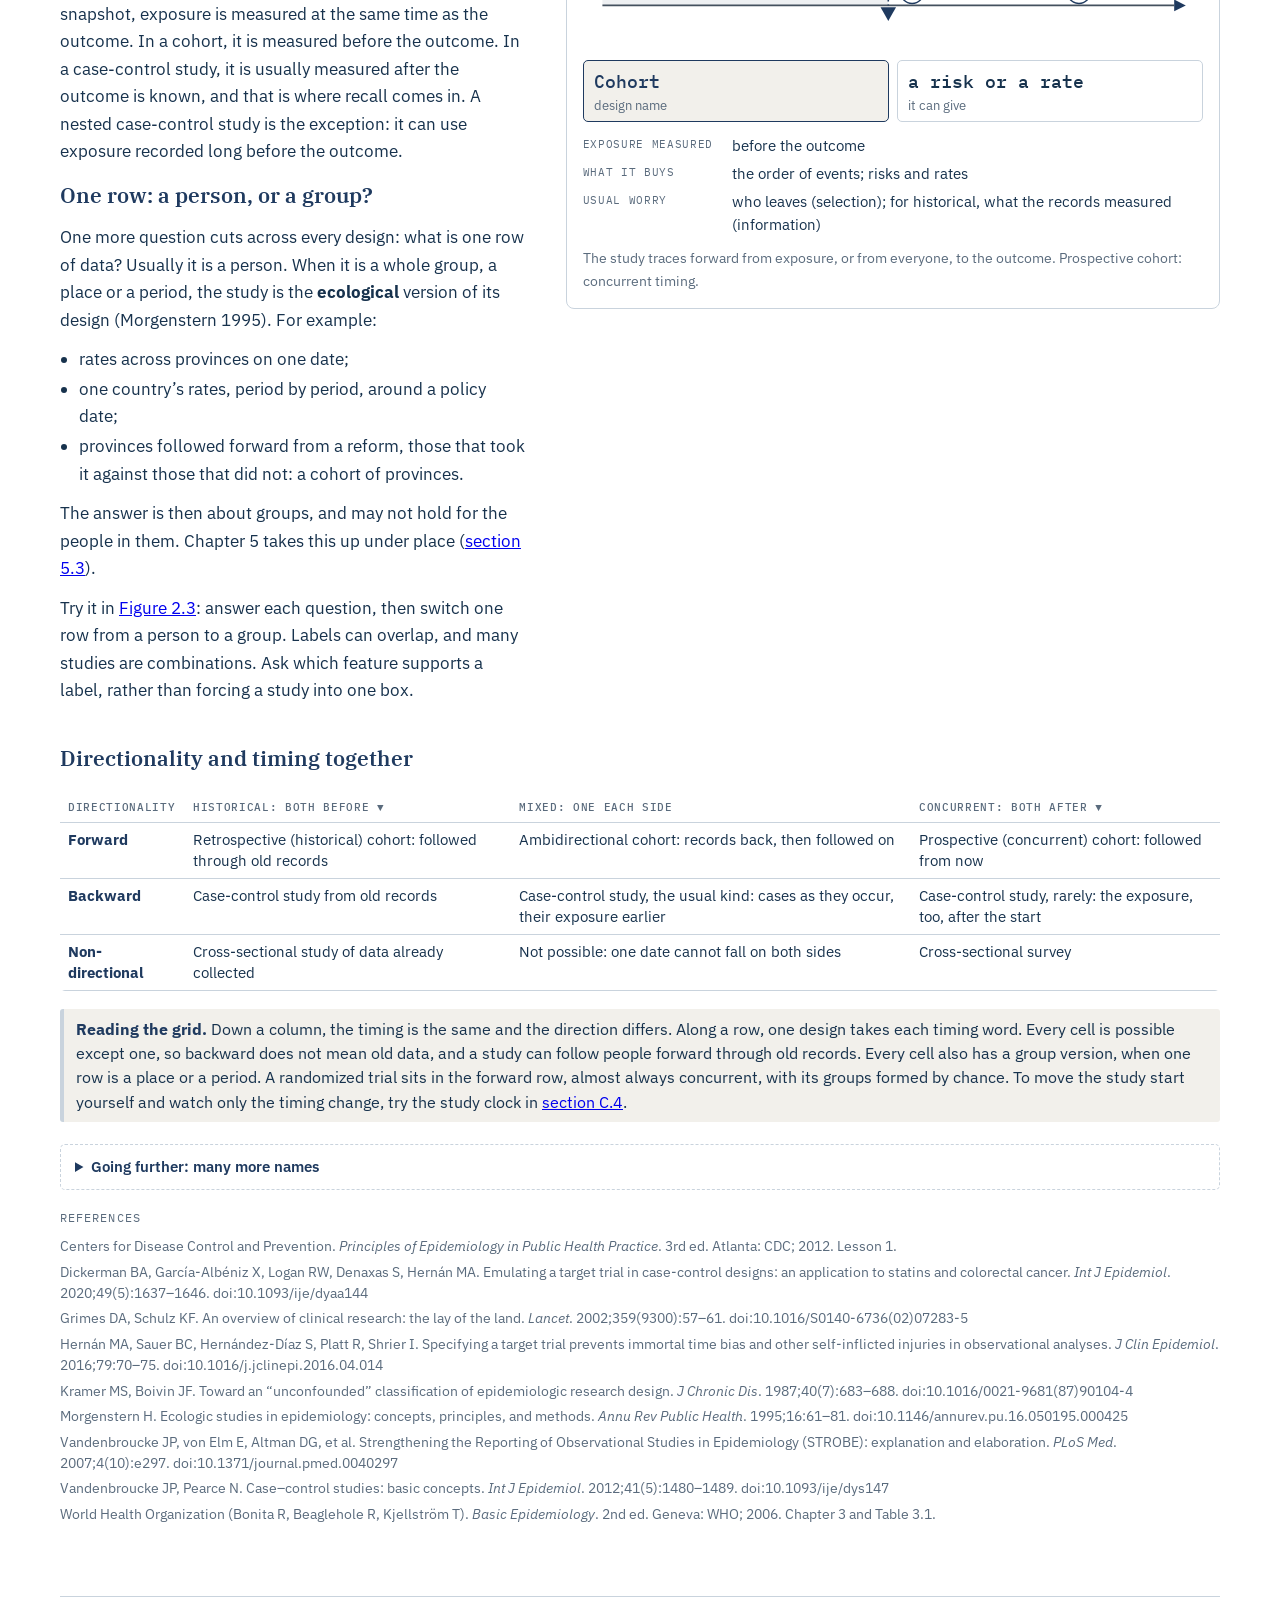
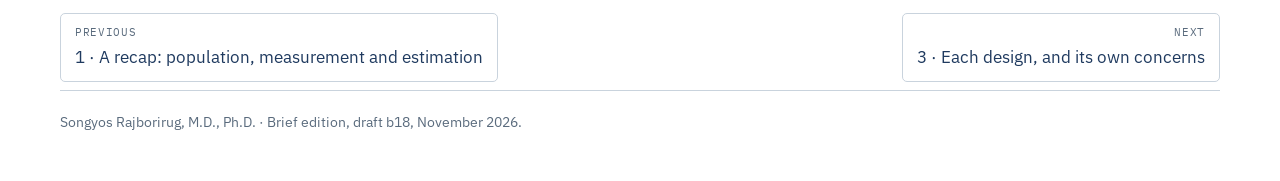
<file: time.html>
<!doctype html>
<html lang="en">
<head>
<meta charset="utf-8">
<meta name="viewport" content="width=device-width,initial-scale=1">
<title>Time, and the design names it gives · Take a study apart</title>
<link rel="preconnect" href="https://fonts.googleapis.com">
<link rel="preconnect" href="https://fonts.gstatic.com" crossorigin>
<link rel="stylesheet" href="https://fonts.googleapis.com/css2?family=IBM+Plex+Mono:wght@400;500&family=IBM+Plex+Sans:wght@400;500;600;700&family=IBM+Plex+Serif:wght@400;600&display=swap">
<link rel="stylesheet" href="style.css">
</head>
<body>
<div class="terra terra-page" id="top">

<header class="terra-ph">
  <nav class="chbar" aria-label="Chapters"><span class="chbar-k">Chapters</span><a href="index.html">Contents</a><a href="intro.html" title="Introduction: you know the designs; why take them apart?">Intro</a><a href="lens.html" title="A recap: population, measurement and estimation">1</a><a href="time.html" aria-current="page" title="Time, and the design names it gives">2</a><a href="designs.html" title="Each design, and its own concerns">3</a><a href="your-turn.html" title="Your turn: take apart a study you have not seen">4</a><a href="describe.html" title="Descriptive epidemiology: person, place and time">5</a><a href="components.html" title="The components in detail">Components</a><a href="glossary.html">Glossary</a></nav>
  <p class="terra-kicker">Chapter 2 of 5 · EPI-II interactive reading · Lecture, part 1</p>
  <h1 class="terra-page-title">Time, and the design names it gives</h1>
  <p class="terra-lede"><i>"Time takes it all, whether you want it to or not"</i> - Stephen King
<br><br> 
Two questions about time sort most studies into their familiar names: which way did the study trace, and when did its events happen? <br></p>
  <div class="recall hdr-aims"><span class="recall-k">Outcomes 1 and 2 · By the end of this chapter you can</span><ul class="chk-list"><li>place exposure and outcome on a timeline, and say which way the study traced;</li><li>say whether a study is historical, mixed or concurrent, and what that buys;</li><li>name a design from its features, say whether it studies people or groups, and say when each design is the usual choice.</li></ul></div>
  <ul class="terra-toc" aria-label="Sections in this chapter"><li><a href="#s7"><b>2.1</b> Directionality and timing</a></li><li><a href="#s12"><b>2.2</b> Name it</a></li></ul>
</header>

<section class="terra-sec terra-t-anchor" id="s7" aria-labelledby="s7-t">
  <div class="terra-sec-head">
    <p class="terra-kicker">2.1 · Directionality and timing</p>
    <h2 class="terra-sec-title" id="s7-t">Two time dimensions: directionality and timing</h2>
    <svg class="terra-sec-contour" viewBox="0 0 740 10" preserveAspectRatio="none" aria-hidden="true"><path d="M0 5 C 30 1, 60 9, 90 5 S 150 1, 180 5 S 240 9, 270 5 S 330 1, 360 5 S 420 9, 450 5 S 510 1, 540 5 S 600 9, 630 5 S 690 1, 740 5"/></svg>
  </div>
  <div class="terra-frame"><span class="terra-chip">Time</span><span class="terra-frame-text">Which way did the study trace? Did E and O happen before the study started?</span></div>
  <div class="terra-split">
    <div class="terra-split-text">
      <p>Each variable has three moments: when it <b>happened</b>, when it was <b>measured</b> (an answer given, a chart entry written, a test done), and when the team <b>collected</b> it. It could be the same date, or different. Keeping them apart gives two dimensions of time: <i>Directionality</i> and <i>Timing</i>. Together with the other components, they name the designs (<a href="#s12">section 2.2</a>).</p>
      <h3 class="sub-head">Directionality: which way did the study trace?</h3>
      <p>In reality, people move through time. They become at risk, may be exposed, and may develop the outcome. A study cannot watch all of this, so it takes a route in. The usual way to draw the route is an arrow between exposure (E) and outcome (O) (Kramer &amp; Boivin 1987), as in <a href="#dir">Figure 2.1</a>:</p>
      <ul class="chk-list">
        <li><b>Forward, E → O</b>: start with people at risk at time zero, with their exposure, then see who develops the outcome.</li>
        <li><b>Backward, E ← O</b>: start with the outcome, then look back for exposure. The controls stand for the population at risk behind the cases (Vandenbroucke &amp; Pearce 2012).</li>
        <li><b>Non-directional, E and O together</b>: take one slice, and see both at the same date.</li>
      </ul>
      <p>Each person’s clock starts at the tail of the arrow. Going forward, it starts at <b>time zero</b>. Going back, it starts at the <b>index date</b>: the case’s outcome date, which its controls are given too. For a slice, it is the <b>survey date</b>, the study’s <b>time anchor</b> (Hernán et al. 2016; Dickerman et al. 2020). Groups that are compared must start their clocks the same way.</p>
      <p>Directionality is not how people were chosen, though the two usually go together. Most backward studies choose people by their outcome. But a study can also start with a whole register, sort everyone by outcome, and trace back (Kramer &amp; Boivin 1987).</p>
    </div>
    <div class="terra-split-side">
  <figure id="dir" class="terra-widget" style="gap:8px;margin:0">
    <div class="terra-w-head"><span class="terra-w-title"><span class="terra-w-num">Figure 2.1</span> · Directionality: which way the study traced</span><span class="terra-status">Recap</span></div>
    <svg class="fig-svg tl4" viewBox="0 0 440 300" role="img" aria-label="Three timelines. Forward, from people at risk to the outcome: an arrow from E to O; the clock starts at time zero, at E. Backward: an arrow from O back to E; the clock starts at the index date, at O. Non-directional: E and O side by side at one date, no arrow; the clock is the survey date.">
      <text class="ttl" x="0" y="18">Forward</text><text class="mono" x="0" y="34">from people at risk to the outcome</text>
      <line class="ax" x1="20" y1="62" x2="420" y2="62"/>
      <line class="arw" x1="135" y1="62" x2="278" y2="62"/><path class="ah" d="M287 62 L278 57 L278 67 Z"/>
      <circle class="hol" cx="120" cy="62" r="13"/><text class="lh" x="120" y="66.5" text-anchor="middle">E</text>
      <circle class="hol" cx="310" cy="62" r="13"/><text class="lh" x="310" y="66.5" text-anchor="middle">O</text>
      <text class="mono" x="120" y="92" text-anchor="middle">clock starts at time zero</text>
      <text class="ttl" x="0" y="118">Backward</text><text class="mono" x="0" y="134">from the outcome back to exposure</text>
      <line class="ax" x1="20" y1="162" x2="420" y2="162"/>
      <line class="arw" x1="295" y1="162" x2="152" y2="162"/><path class="ah" d="M143 162 L152 157 L152 167 Z"/>
      <circle class="hol" cx="120" cy="162" r="13"/><text class="lh" x="120" y="166.5" text-anchor="middle">E</text>
      <circle class="hol" cx="310" cy="162" r="13"/><text class="lh" x="310" y="166.5" text-anchor="middle">O</text>
      <text class="mono" x="310" y="192" text-anchor="middle">clock starts at the index date</text>
      <text class="ttl" x="0" y="218">Non-directional</text><text class="mono" x="0" y="234">exposure and outcome at one date</text>
      <line class="ax" x1="20" y1="262" x2="420" y2="262"/>
      <circle class="hol" cx="206" cy="262" r="13"/><text class="lh" x="206" y="266.5" text-anchor="middle">E</text>
      <circle class="hol" cx="234" cy="262" r="13"/><text class="lh" x="234" y="266.5" text-anchor="middle">O</text>
      <text class="mono" x="220" y="292" text-anchor="middle">clock: the survey date</text>
    </svg>
    <figcaption class="terra-w-note">The arrow is the way the study traced, and its tail is where each person’s clock starts. A slice spans no time, so it has no arrow: exposure and outcome are taken together.</figcaption>
  </figure>
    </div>
  </div>
  <div class="terra-split">
    <div class="terra-split-text">
      <h3 class="sub-head">Timing: did E and O happen before the study started collecting?</h3>
      <p>Timing compares when E and O happened with the study start ▼, the date the team starts collecting. The team always collects after the start. What differs is whether the events, and the records of them, came before it. Place E and O where they happened for a typical person:</p>
      <ul class="chk-list">
        <li><b>Historical</b>: both before the start.</li>
        <li><b>Mixed</b>: one on each side, usually the exposure before and the outcome after.</li>
        <li><b>Concurrent</b>: both after the start (Kramer &amp; Boivin 1987).</li>
      </ul>
      <p>Timing matters because data the team plans are usually measured better. When the team collects data as events happen, it can decide who enters and leaves, how each measurement is defined, which tools measure it and how often. Historical data come with the records’ own definitions, coverage and coding changes. And if an important variable was never measured, nothing can add it later.</p>
    </div>
    <div class="terra-split-side">
  <figure id="timing" class="terra-widget" style="gap:8px;margin:0">
    <div class="terra-w-head"><span class="terra-w-title"><span class="terra-w-num">Figure 2.2</span> · Timing: before or after the study started</span><span class="terra-status">Recap</span></div>
    <svg class="fig-svg tl4" viewBox="0 0 440 356" role="img" aria-label="Three timelines, each with the study start marked ▼ and the time before it shaded. Historical: E and O both before the start. Mixed: E before the start, O after it. Concurrent: E and O both after the start. No arrows: timing does not say which way the study traced.">
      <text class="mono" x="125" y="12" text-anchor="middle">already happened</text><text class="mono" x="325" y="12" text-anchor="middle">after the start</text>
      <text class="ttl" x="0" y="40">Historical</text><text class="mono" x="0" y="56">both had happened before the start</text>
      <rect class="band" x="20" y="72" width="210" height="44"/><line class="ax" x1="20" y1="94" x2="420" y2="94"/><path class="tri" d="M224 64 L236 64 L230 73 Z"/><line class="st" x1="230" y1="73" x2="230" y2="116"/>
      <circle class="hol" cx="90" cy="94" r="13"/><text class="lh" x="90" y="98.5" text-anchor="middle">E</text>
      <circle class="hol" cx="170" cy="94" r="13"/><text class="lh" x="170" y="98.5" text-anchor="middle">O</text>
      <text class="ttl" x="0" y="140">Mixed</text><text class="mono" x="0" y="156">exposure before the start, outcome after</text>
      <rect class="band" x="20" y="172" width="210" height="44"/><line class="ax" x1="20" y1="194" x2="420" y2="194"/><path class="tri" d="M224 164 L236 164 L230 173 Z"/><line class="st" x1="230" y1="173" x2="230" y2="216"/>
      <circle class="hol" cx="150" cy="194" r="13"/><text class="lh" x="150" y="198.5" text-anchor="middle">E</text>
      <circle class="hol" cx="320" cy="194" r="13"/><text class="lh" x="320" y="198.5" text-anchor="middle">O</text>
      <text class="ttl" x="0" y="240">Concurrent</text><text class="mono" x="0" y="256">both happen after the start</text>
      <rect class="band" x="20" y="272" width="210" height="44"/><line class="ax" x1="20" y1="294" x2="420" y2="294"/><path class="tri" d="M224 264 L236 264 L230 273 Z"/><line class="st" x1="230" y1="273" x2="230" y2="316"/>
      <circle class="hol" cx="280" cy="294" r="13"/><text class="lh" x="280" y="298.5" text-anchor="middle">E</text>
      <circle class="hol" cx="360" cy="294" r="13"/><text class="lh" x="360" y="298.5" text-anchor="middle">O</text>
      <path class="tri" d="M0 336 L12 336 L6 345 Z"/><text x="18" y="344">the study start: the team starts collecting</text>
    </svg>
    <figcaption class="terra-w-note">Where E and O sit is when they happened, against the date the team started collecting. There are no arrows: any direction can go with any timing, so a study can follow people forward through old records.</figcaption>
  </figure>
    </div>
  </div>
  <div class="terra-callout"><div class="terra-callout-body"><span class="terra-callout-lead">Check yourself.</span> A team collects data in one afternoon from hospital files covering 2019 to 2023. Is the study cross-sectional?
    <details class="chk"><summary>One way to think about it</summary><p>Not necessarily. If the files follow each person over time, the study is longitudinal and done from records, even though the data were gathered in one afternoon. Cross-sectional means each person’s state is summarized at one time anchor. The afternoon is when the team read the files, not when E and O happened. In the two dimensions: the study traces forward from each person’s time zero, through records made before the study began, so the directionality is forward. Both E and O happened before ▼, so the timing is historical.</p></details></div></div>
</section>

<section class="terra-sec terra-t-anchor" id="s12" aria-labelledby="s12-t">
  <div class="terra-sec-head">
    <p class="terra-kicker">2.2 · Name it</p>
    <h2 class="terra-sec-title" id="s12-t">Read a design off a study</h2>
    <svg class="terra-sec-contour" viewBox="0 0 740 10" preserveAspectRatio="none" aria-hidden="true"><path d="M0 5 C 30 1, 60 9, 90 5 S 150 1, 180 5 S 240 9, 270 5 S 330 1, 360 5 S 420 9, 450 5 S 510 1, 540 5 S 600 9, 630 5 S 690 1, 740 5"/></svg>
  </div>
  <div class="terra-frame"><span class="terra-chip">Name it</span><span class="terra-frame-text">Traced which way? Happened when? How did the groups form? What is one row?</span></div>
  <div class="terra-split">
    <div class="terra-split-text">
      <p>Directionality names three designs:</p>
      <ul class="chk-list">
        <li><b>Forward</b>, from the exposure or from everyone, to the outcome: a <b>cohort</b>.</li>
        <li><b>Backward</b>, from the outcome, with cases and controls: a <b>case-control</b> study.</li>
        <li><b>Non-directional</b>, exposure and outcome at one date: <b>cross-sectional</b>.</li>
      </ul>
      <p>Timing adds a second word. For a cohort, prospective means concurrent, and retrospective means historical. For other designs the words are used loosely, so say which you mean (Vandenbroucke et al. 2007, STROBE). Most case-control studies, for example, are mixed (Kramer &amp; Boivin 1987).</p>
      <p>How the groups formed names one more. If the investigator assigned the exposure by chance, the study is a <b>randomized trial</b>; by another rule, a <b>non-randomized trial</b>.</p>
      <p>The direction usually sets when exposure is measured. In a snapshot, exposure is measured at the same time as the outcome. In a cohort, it is measured before the outcome. In a case-control study, it is usually measured after the outcome is known, and that is where recall comes in. A nested case-control study is the exception: it can use exposure recorded long before the outcome.</p>
      <h3 class="sub-head">One row: a person, or a group?</h3>
      <p>One more question cuts across every design: what is one row of data? Usually it is a person. When it is a whole group, a place or a period, the study is the <b>ecological</b> version of its design (Morgenstern 1995). For example:</p>
      <ul class="chk-list">
        <li>rates across provinces on one date;</li>
        <li>one country’s rates, period by period, around a policy date;</li>
        <li>provinces followed forward from a reform, those that took it against those that did not: a cohort of provinces.</li>
      </ul>
      <p>The answer is then about groups, and may not hold for the people in them. Chapter 5 takes this up under place (<a href="describe.html#s-eco">section 5.3</a>).</p>
      <p>Try it in <a href="#w11">Figure 2.3</a>: answer each question, then switch one row from a person to a group. Labels can overlap, and many studies are combinations. Ask which feature supports a label, rather than forcing a study into one box.</p>
    </div>
    <div class="terra-split-side">
<design-name data-widget id="w11" data-figure="Figure 2.3"><script type="application/json">{"id":"w11","title":"From components to a name","status":"Invented study","how":"Answer for each component, then say whether one row is a person or a group. The name, the number the design can give, when exposure is measured, what it buys and its usual worry follow.","words":{"population_time":"Population and time","estimation":"Estimation","traced":"Directionality","timing":"Timing","row_is":"One row of data is","groups_formed":"How the groups formed","at_one_date":"Non-directional","forward":"Forward (E → O)","back":"Backward (E ← O)","by_people":"People or circumstance","by_chance":"Investigator, by chance","by_rule":"Investigator, another rule","historical":"Historical","concurrent":"Concurrent","mixed":"Mixed","a_person":"A person","a_group":"A group or period","svg_label":"Worksheet timeline for the chosen design","already":"already happened","after_start":"after the study start ▼","e_mark":"E","o_mark":"O","e_chance":"E set by chance","e_rule":"E set by a rule","rows_groups":"rows are groups","design_name":"design name","can_give":"it can give","exposure_measured":"Exposure measured","what_buys":"What it buys","usual_worry":"Usual worry","aria_label":"Worksheet timeline: {name}. {why}","eco_why":"One row of data is a whole group, so this is the ecological version of the design. Its answer is about groups, and may not hold for the people in them.","eco_gives":"{gives}, for each group","eco_measured":"for the group as a whole, often from routine data","eco_buys":"existing data; the right unit when the exposure is a policy or a place","eco_worry":"a group pattern may not hold for the people in it (a different question)","eco_periods":"One group followed over periods, split by a date, is a before–after comparison or an interrupted time series. Several groups followed from a policy date, some with the policy and some without, compare their trends.","cs_why":"Exposure and outcome were taken together, at one date: non-directional.","cs_locked":"Mixed timing is grayed out, because one date cannot fall on both sides of the start. An assigned exposure is grayed out too, because assigning it needs follow-up afterward.","cc_why":"The study traces back from the outcome: backward.","cc_locked":"An assigned exposure is grayed out, because a study that starts from the outcome cannot have assigned it.","cc_mixed":"Cases are enrolled as they occur, and their exposure came earlier: mixed timing, the usual case-control study. Some call it “prospective”. That word says only that cases were collected as they occurred.","cc_historical":"Cases and controls taken from old records: historical timing.","cc_concurrent":"Concurrent timing would need the exposure, too, to happen after the start. That is possible for a short-term exposure, but rare.","rct_why":"The study traces forward, and the investigator assigned the exposure by chance. So the groups start alike, apart from chance. What happens after randomization can still bias the answer.","nrt_why":"The investigator assigned the exposure, but not by chance: forward, with arms that can differ.","co_why":"The study traces forward from exposure, or from everyone, to the outcome.","co_concurrent":"Prospective cohort: concurrent timing.","co_historical":"Retrospective (historical) cohort: the events had already happened. The study traces them forward through records.","co_mixed":"Ambidirectional cohort: records backward, then followed forward."},"designs":{"cs":{"name":"Cross-sectional","gives":"a prevalence","exposure_measured":"at the same time as the outcome","buys":"one visit: quick and cheap","worry":"people who died, recovered or left are missed, which matters if the question is about new cases, survival or causes (selection); which came first (matters if causal)"},"co":{"name":"Cohort","gives":"a risk or a rate","exposure_measured":"before the outcome","buys":"the order of events; risks and rates","worry":"who leaves (selection); for historical, what the records measured (information)"},"cc":{"name":"Case-control","gives":"an odds ratio; no risk on its own","exposure_measured":"often after the outcome is known, unless records or stored samples came first","buys":"efficiency: a rare outcome needs few people","worry":"where controls come from (selection); exposure often recorded after the outcome is known (information)"},"rct":{"name":"Randomized trial","gives":"a risk or a rate by arm","exposure_measured":"before the outcome: assigned at the start","buys":"groups that differ only by chance","worry":"who stays (selection); whom the volunteers represent (selection, against the target)"},"nrt":{"name":"Non-randomized trial","gives":"a risk or a rate by arm","exposure_measured":"before the outcome: assigned at the start","buys":"the investigator controls the exposure","worry":"the rule may send different people to each arm (confounding, if causal)"}},"eco_names":{"cs":"Ecological, across groups at one time","co":"Ecological, over time: groups followed forward","cc":"Ecological, traced back from the outcome (rare)","rct":"Cluster randomized trial, analyzed by group","nrt":"Non-randomized trial of groups, analyzed by group"}}</script></design-name>
    </div>
  </div>
  <h3 class="sub-head" id="grid">Directionality and timing together</h3>
  <div class="scrollx"><table class="mtab">
      <thead><tr><th>Directionality</th><th>Historical: both before ▼</th><th>Mixed: one each side</th><th>Concurrent: both after ▼</th></tr></thead>
      <tbody>
        <tr><td><b>Forward</b></td><td>Retrospective (historical) cohort: followed through old records</td><td>Ambidirectional cohort: records back, then followed on</td><td>Prospective (concurrent) cohort: followed from now</td></tr>
        <tr><td><b>Backward</b></td><td>Case-control study from old records</td><td>Case-control study, the usual kind: cases as they occur, their exposure earlier</td><td>Case-control study, rarely: the exposure, too, after the start</td></tr>
        <tr><td><b>Non-directional</b></td><td>Cross-sectional study of data already collected</td><td>Not possible: one date cannot fall on both sides</td><td>Cross-sectional survey</td></tr>
      </tbody></table></div>
      <p class="note-recall"><b>Reading the grid.</b> Down a column, the timing is the same and the direction differs. Along a row, one design takes each timing word. Every cell is possible except one, so backward does not mean old data, and a study can follow people forward through old records. Every cell also has a group version, when one row is a place or a period. A randomized trial sits in the forward row, almost always concurrent, with its groups formed by chance. To move the study start yourself and watch only the timing change, try the study clock in <a href="components.html#c-time">section C.4</a>.</p>
  <details class="chk more"><summary>Going further: many more names</summary><p>Many more names are built from the same parts. A repeated cross-sectional survey takes new people each round. A nested case-control study draws its cases and controls inside a cohort, and a case-cohort study is a close relative. In a case-crossover study, each case is its own control at an earlier time. An ambidirectional cohort has mixed timing. Before–after studies, interrupted time series, and cluster and non-randomized trials are built the same way. The EPI-II lectures on each design take them further.</p></details>
  <div class="refs">
    <p class="terra-kicker" style="margin-bottom:8px">References</p>
    <ol class="srcs" style="list-style:none;padding-left:0">
      <li>Centers for Disease Control and Prevention. <i>Principles of Epidemiology in Public Health Practice</i>. 3rd ed. Atlanta: CDC; 2012. Lesson 1.</li>
      <li>Dickerman BA, García-Albéniz X, Logan RW, Denaxas S, Hernán MA. Emulating a target trial in case-control designs: an application to statins and colorectal cancer. <i>Int J Epidemiol</i>. 2020;49(5):1637–1646. doi:10.1093/ije/dyaa144</li>
      <li>Grimes DA, Schulz KF. An overview of clinical research: the lay of the land. <i>Lancet</i>. 2002;359(9300):57–61. doi:10.1016/S0140-6736(02)07283-5</li>
      <li>Hernán MA, Sauer BC, Hernández-Díaz S, Platt R, Shrier I. Specifying a target trial prevents immortal time bias and other self-inflicted injuries in observational analyses. <i>J Clin Epidemiol</i>. 2016;79:70–75. doi:10.1016/j.jclinepi.2016.04.014</li>
      <li>Kramer MS, Boivin JF. Toward an “unconfounded” classification of epidemiologic research design. <i>J Chronic Dis</i>. 1987;40(7):683–688. doi:10.1016/0021-9681(87)90104-4</li>
      <li>Morgenstern H. Ecologic studies in epidemiology: concepts, principles, and methods. <i>Annu Rev Public Health</i>. 1995;16:61–81. doi:10.1146/annurev.pu.16.050195.000425</li>
      <li>Vandenbroucke JP, von Elm E, Altman DG, et al. Strengthening the Reporting of Observational Studies in Epidemiology (STROBE): explanation and elaboration. <i>PLoS Med</i>. 2007;4(10):e297. doi:10.1371/journal.pmed.0040297</li>
      <li>Vandenbroucke JP, Pearce N. Case–control studies: basic concepts. <i>Int J Epidemiol</i>. 2012;41(5):1480–1489. doi:10.1093/ije/dys147</li>
      <li>World Health Organization (Bonita R, Beaglehole R, Kjellström T). <i>Basic Epidemiology</i>. 2nd ed. Geneva: WHO; 2006. Chapter 3 and Table 3.1.</li>
    </ol>
  </div>
</section>
<nav class="chnav" aria-label="Chapter navigation"><a href="lens.html"><span>Previous</span>1 · A recap: population, measurement and estimation</a><a class="next" href="designs.html"><span>Next</span>3 · Each design, and its own concerns</a></nav>
<footer class="terra-foot">Songyos Rajborirug, M.D., Ph.D. · Brief edition, draft b18, November 2026.</footer>
</div>
<script src="app.js"></script>
<script src="kit.js"></script>
<script src="data.js"></script>
<script src="design-name.js"></script>
</body>
</html>
</file>
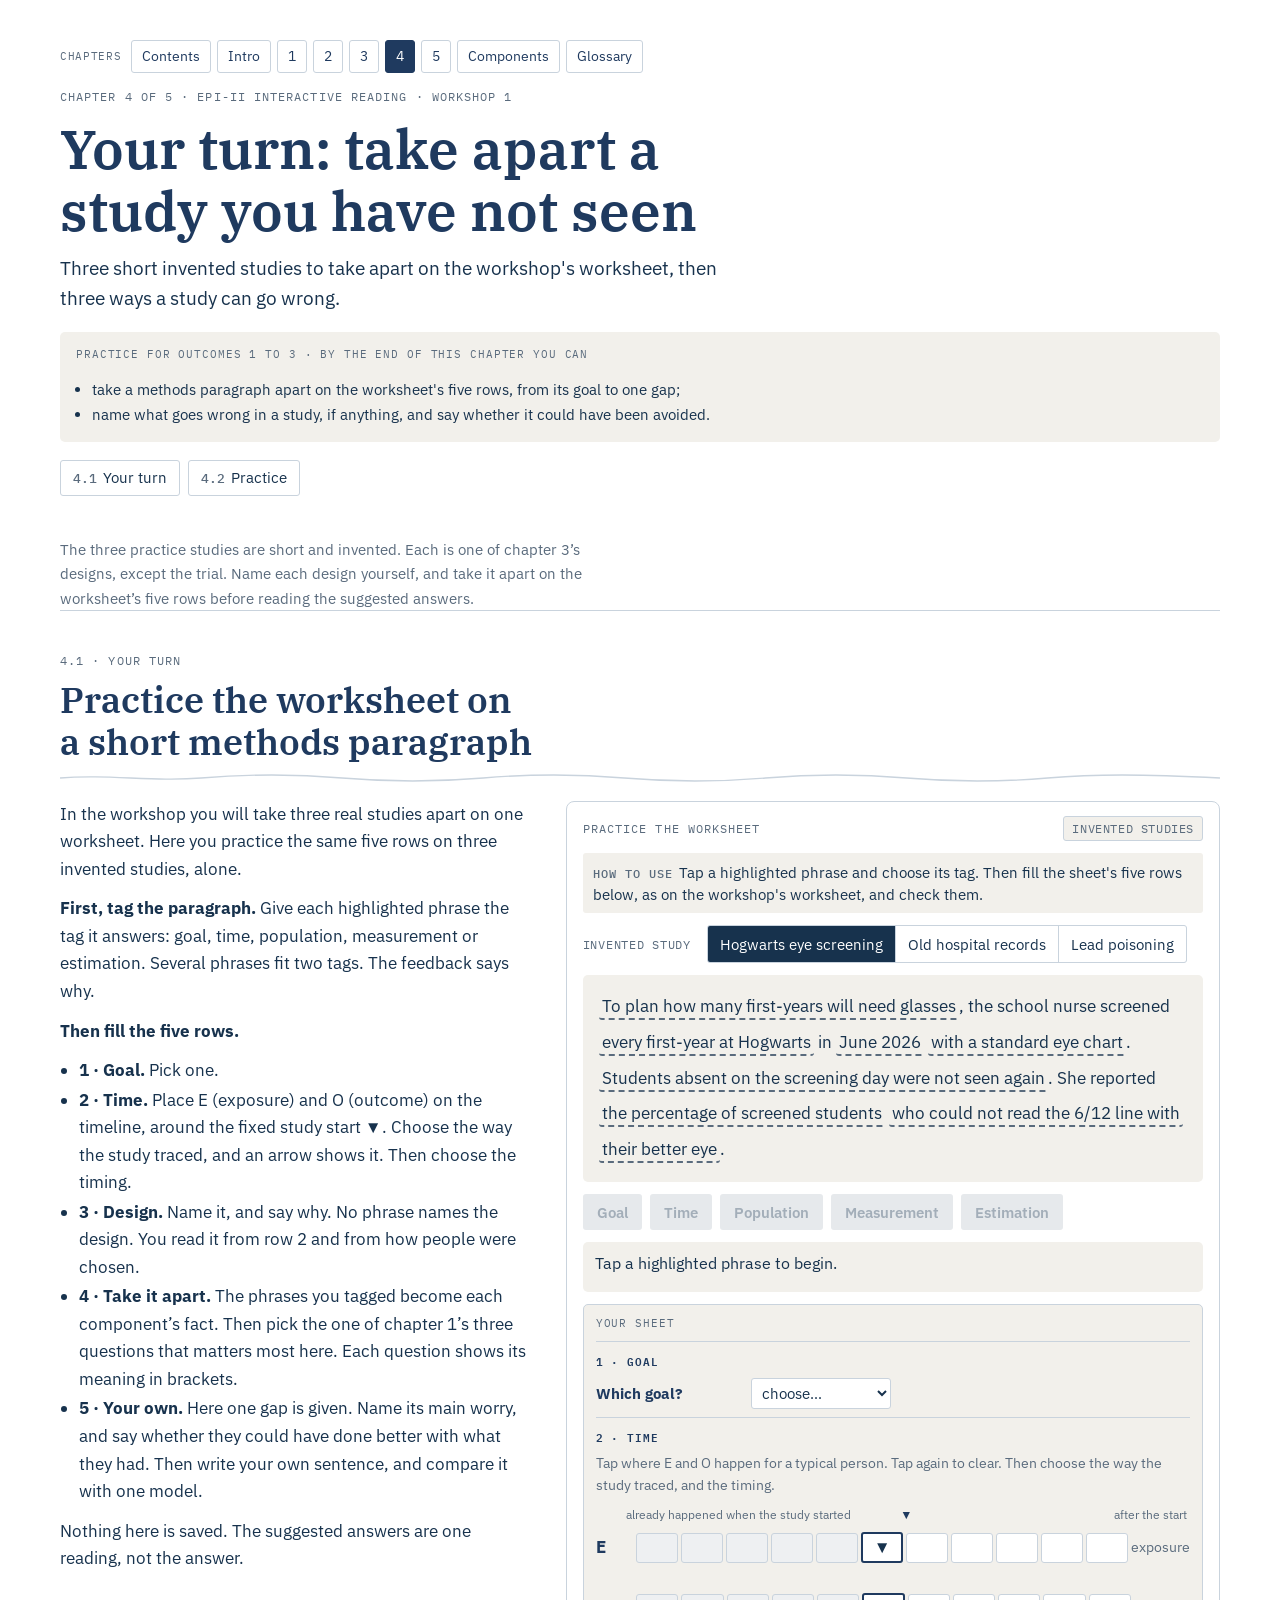
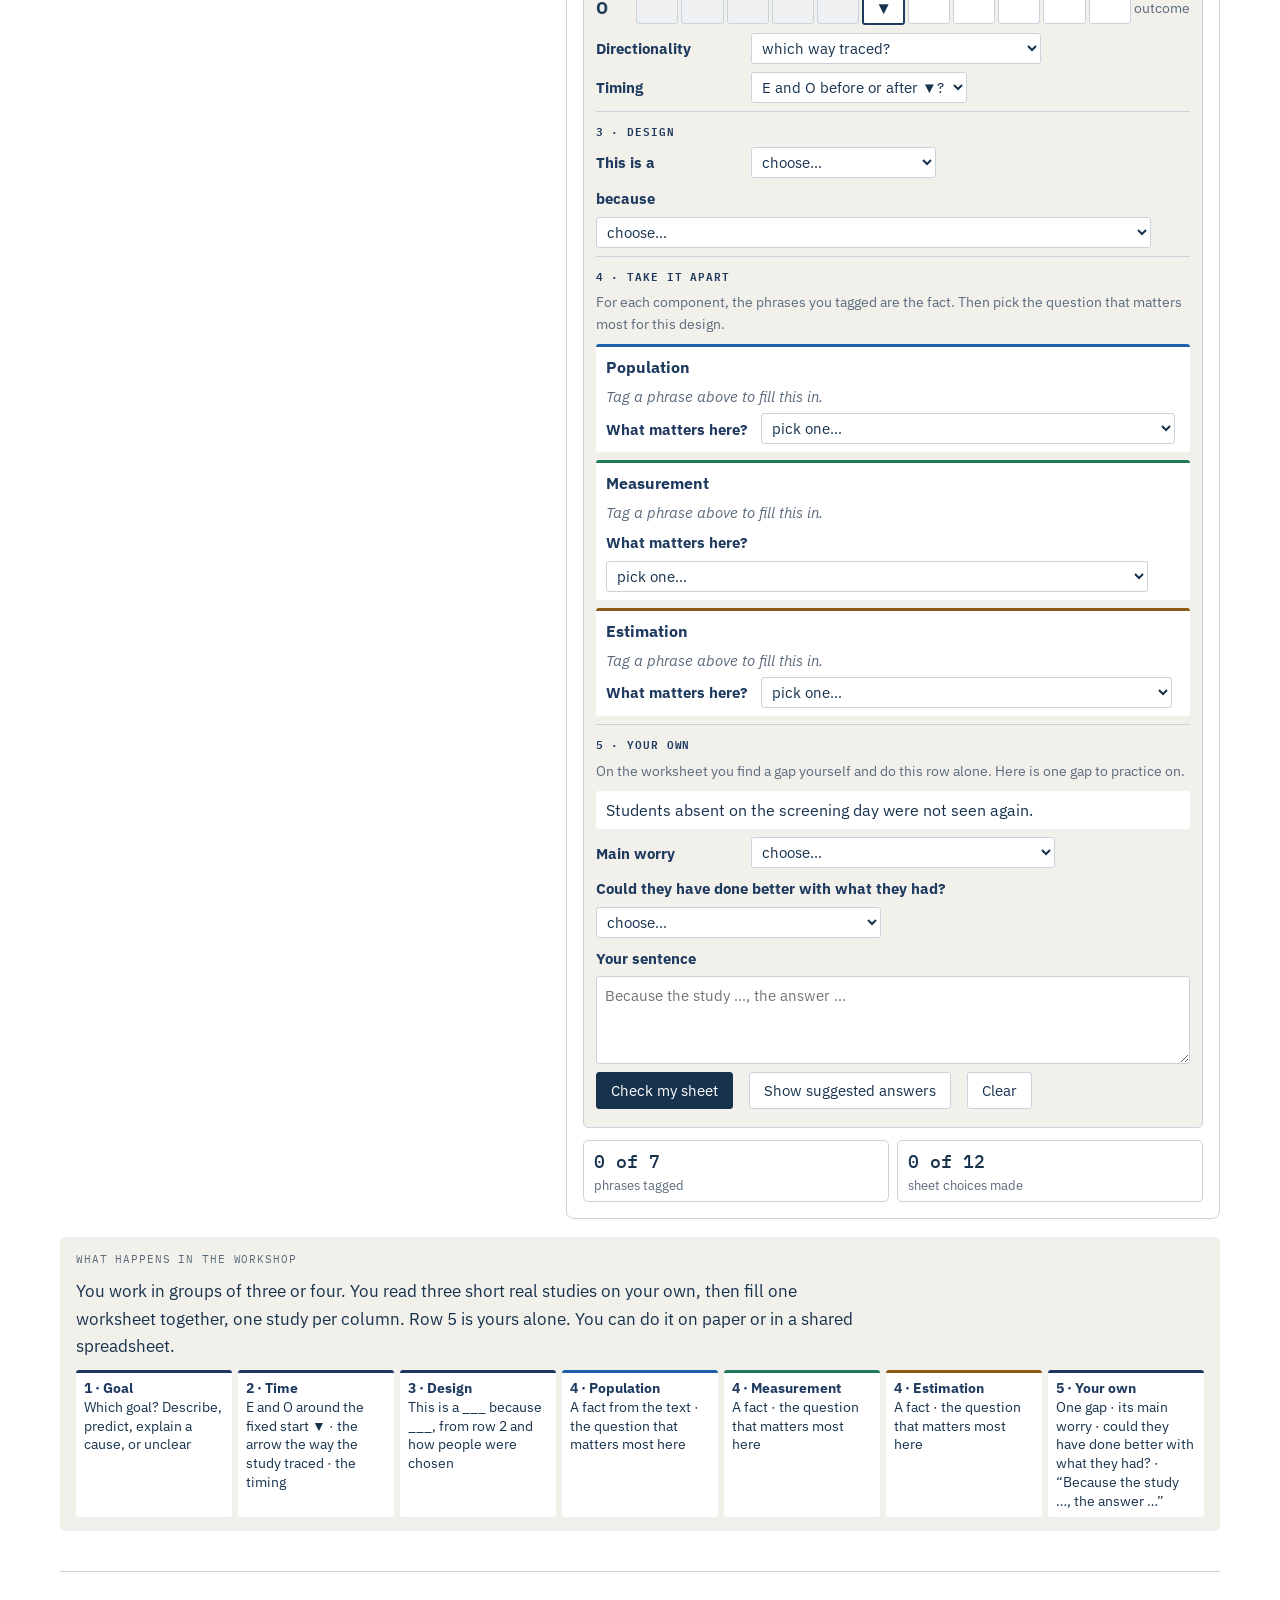
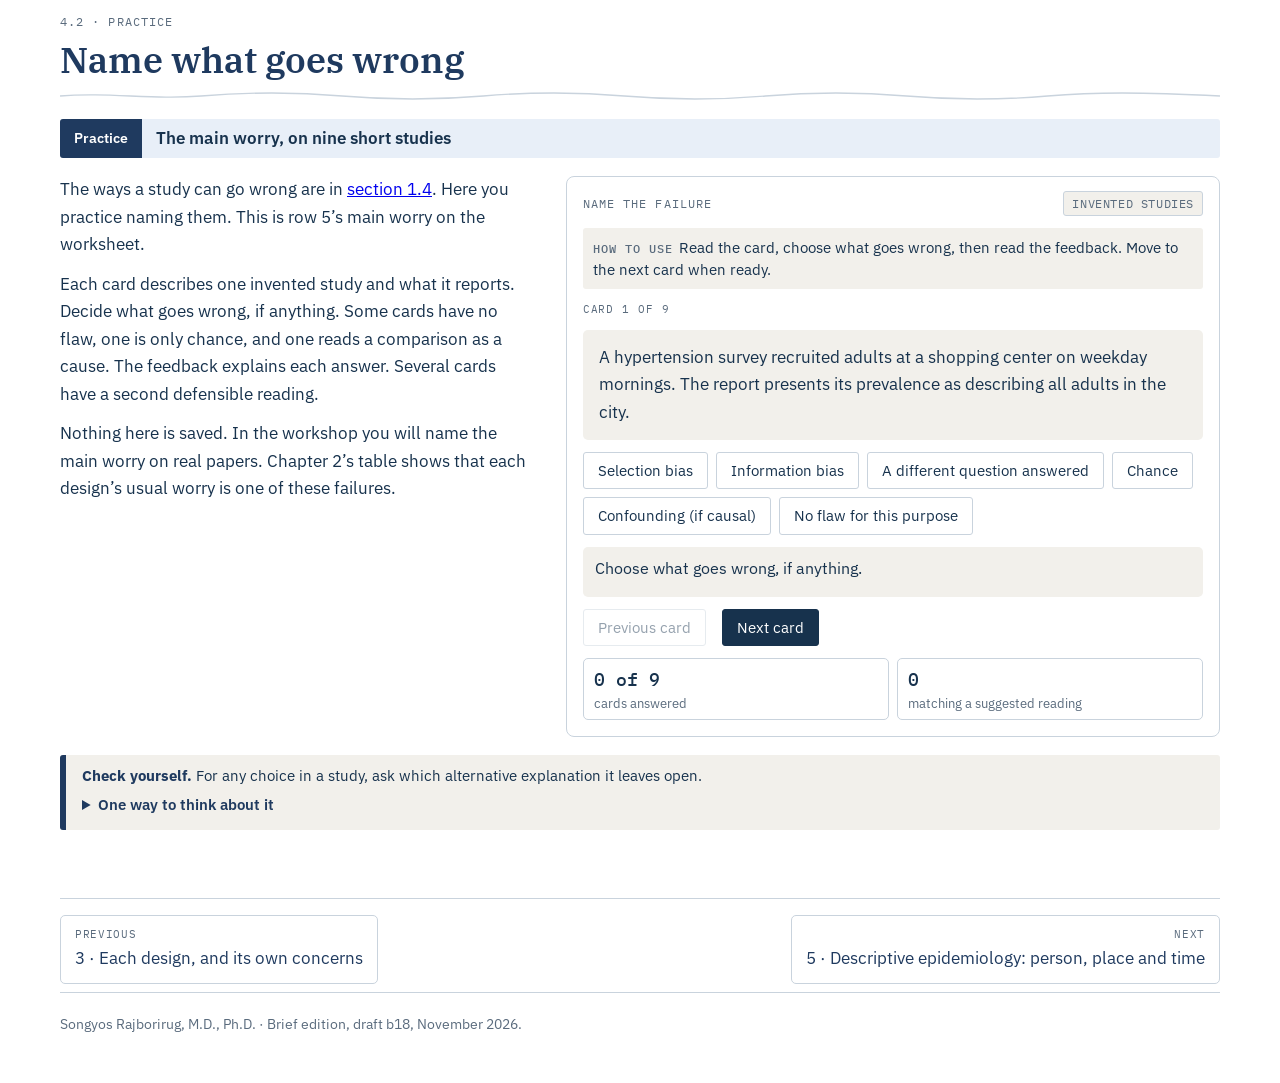
<file: your-turn.html>
<!doctype html>
<html lang="en">
<head>
<meta charset="utf-8">
<meta name="viewport" content="width=device-width,initial-scale=1">
<title>Your turn: take apart a study you have not seen · Take a study apart</title>
<link rel="preconnect" href="https://fonts.googleapis.com">
<link rel="preconnect" href="https://fonts.gstatic.com" crossorigin>
<link rel="stylesheet" href="https://fonts.googleapis.com/css2?family=IBM+Plex+Mono:wght@400;500&family=IBM+Plex+Sans:wght@400;500;600;700&family=IBM+Plex+Serif:wght@400;600&display=swap">
<link rel="stylesheet" href="style.css">
</head>
<body>
<div class="terra terra-page" id="top">

<header class="terra-ph">
  <nav class="chbar" aria-label="Chapters"><span class="chbar-k">Chapters</span><a href="index.html">Contents</a><a href="intro.html" title="Introduction: you know the designs; why take them apart?">Intro</a><a href="lens.html" title="A recap: population, measurement and estimation">1</a><a href="time.html" title="Time, and the design names it gives">2</a><a href="designs.html" title="Each design, and its own concerns">3</a><a href="your-turn.html" aria-current="page" title="Your turn: take apart a study you have not seen">4</a><a href="describe.html" title="Descriptive epidemiology: person, place and time">5</a><a href="components.html" title="The components in detail">Components</a><a href="glossary.html">Glossary</a></nav>
  <p class="terra-kicker">Chapter 4 of 5 · EPI-II interactive reading · Workshop 1</p>
  <h1 class="terra-page-title">Your turn: take apart a study you have not seen</h1>
  <p class="terra-lede">Three short invented studies to take apart on the workshop's worksheet, then three ways a study can go wrong.</p>
  <div class="recall hdr-aims"><span class="recall-k">Practice for outcomes 1 to 3 · By the end of this chapter you can</span><ul class="chk-list"><li>take a methods paragraph apart on the worksheet's five rows, from its goal to one gap;</li><li>name what goes wrong in a study, if anything, and say whether it could have been avoided.</li></ul></div>
  <ul class="terra-toc" aria-label="Sections in this chapter"><li><a href="#s8"><b>4.1</b> Your turn</a></li><li><a href="#s9"><b>4.2</b> Practice</a></li></ul>
</header>

<p class="terra-scope">The three practice studies are short and invented. Each is one of chapter 3’s designs, except the trial. Name each design yourself, and take it apart on the worksheet’s five rows before reading the suggested answers.</p>

<section class="terra-sec terra-t-anchor" id="s8" aria-labelledby="s8-t">
  <div class="terra-sec-head">
    <p class="terra-kicker">4.1 · Your turn</p>
    <h2 class="terra-sec-title" id="s8-t">Practice the worksheet on a short methods paragraph</h2>
    <svg class="terra-sec-contour" viewBox="0 0 740 10" preserveAspectRatio="none" aria-hidden="true"><path d="M0 5 C 30 1, 60 9, 90 5 S 150 1, 180 5 S 240 9, 270 5 S 330 1, 360 5 S 420 9, 450 5 S 510 1, 540 5 S 600 9, 630 5 S 690 1, 740 5"/></svg>
  </div>
  <div class="terra-split">
    <div class="terra-split-text">
      <p>In the workshop you will take three real studies apart on one worksheet. Here you practice the same five rows on three invented studies, alone.</p>
      <p><b>First, tag the paragraph.</b> Give each highlighted phrase the tag it answers: goal, time, population, measurement or estimation. Several phrases fit two tags. The feedback says why.</p>
      <p><b>Then fill the five rows.</b></p>
      <ul class="chk-list">
        <li><b>1 · Goal.</b> Pick one.</li>
        <li><b>2 · Time.</b> Place E (exposure) and O (outcome) on the timeline, around the fixed study start ▼. Choose the way the study traced, and an arrow shows it. Then choose the timing.</li>
        <li><b>3 · Design.</b> Name it, and say why. No phrase names the design. You read it from row 2 and from how people were chosen.</li>
        <li><b>4 · Take it apart.</b> The phrases you tagged become each component’s fact. Then pick the one of chapter 1’s three questions that matters most here. Each question shows its meaning in brackets.</li>
        <li><b>5 · Your own.</b> Here one gap is given. Name its main worry, and say whether they could have done better with what they had. Then write your own sentence, and compare it with one model.</li>
      </ul>
      <p>Nothing here is saved. The suggested answers are one reading, not the answer.</p>
    </div>
    <div class="terra-split-side">
<worksheet-practice data-widget><script type="application/json">{"id":"w6","title":"Practice the worksheet","status":"Invented studies","how":"Tap a highlighted phrase and choose its tag. Then fill the sheet's five rows below, as on the workshop's worksheet, and check them.","words":{"invented_study":"Invented study","tags_group":"Phrase tags","sheet_title":"Your sheet","r_goal":"1 · Goal","r_time":"2 · Time","r_design":"3 · Design","r_apart":"4 · Take it apart","r_own":"5 · Your own","goal_q":"Which goal?","dir_q":"Directionality","tim_q":"Timing","design_q":"This is a","because_q":"because","apart_hint":"For each component, the phrases you tagged are the fact. Then pick the question that matters most for this design.","matters_q":"What matters here?","fact_none":"Tag a phrase above to fill this in.","own_hint":"On the worksheet you find a gap yourself and do this row alone. Here is one gap to practice on.","worry_q":"Main worry","better_q":"Could they have done better with what they had?","sentence_q":"Your sentence","sentence_ph":"Because the study …, the answer …","model_title":"One way to write it.","choose":"choose…","pick_one":"pick one…","which_way":"which way traced?","before_after":"E and O before or after ▼?","describe":"describe","predict":"predict","explain_cause":"explain a cause","unclear":"unclear","before_known":"before the outcome was known","after_known":"after the outcome was known","same_time":"at the same time","no_exposure":"no exposure here","forward":"forward: exposure to outcome","backward":"backward: outcome back to exposure","non_directional":"non-directional: one date","historical":"historical","concurrent":"concurrent","mixed":"mixed","timeline_hint":"Tap where E and O happen for a typical person. Tap again to clear. Then choose the way the study traced, and the timing.","scale_before":"already happened when the study started","scale_after":"after the start","exposure_row":"Exposure position","outcome_row":"Outcome position","check":"Check my sheet","reveal":"Show suggested answers","clear":"Clear","begin":"Tap a highlighted phrase to begin.","choose_row":"Choose the tag this phrase answers.","fits":"Fits. ","also":"Also defensible. Many readers would start with {row}. ","another":"Consider another tag. ","revealed":"Suggested answers shown. Tap any phrase to read why. Other readings can be defensible too.","exposure":"Exposure","outcome":"Outcome","cell_before":"{who} {n} steps before the start","cell_at":"{who} at the study start","cell_after":"{who} {n} steps after the start","exposure_end":"exposure","outcome_end":"outcome","check_goal":"Goal","check_e":"E on the timeline","check_o":"O on the timeline","check_order":"Order","check_dir":"Directionality","check_timing":"Timing","check_design":"Design","check_because":"Because","check_pop":"Population, what matters","check_meas":"Measurement, what matters","check_est":"Estimation, what matters","check_worry":"Main worry","check_better":"Could they have done better","suggested":"The suggested answer is “{s}”.","not_chosen":"not chosen","not_placed":"not placed","before_start":"before the start","at_start":"at the start","after_start":"after the start","order_ok":"E comes before O: the exposure happened first.","order_no":"E should come before O: the exposure happened first, even when it was measured later.","of":"{done} of {total}","tagged":"phrases tagged","choices_made":"sheet choices made","missing_title":"What this paragraph does not tell you (write ? on the sheet)"},"tags":[{"key":"goal","label":"Goal","short":"goal","hint":"Ask what the study wants to know, and why."},{"key":"time","label":"Time","short":"time","hint":"Ask whether the phrase dates something. When did people qualify, when did things happen, or when were they measured?"},{"key":"pop","label":"Population","short":"pop","hint":"Ask who the answer is about, who got in and how, or who is missing."},{"key":"meas","label":"Measurement","short":"meas","hint":"Ask what was measured as exposure or outcome, and how."},{"key":"est","label":"Estimation","short":"est","hint":"Ask what number or comparison answers the question."}],"questions":{"pop":["Who gets in? (the entry rule)","Who is still there when the study looks? (who drops out)","Whom do they stand for? (the target)"],"meas":["How is each thing defined, and what measures it? (definition and tool)","When is each thing measured? (the order)","Who decides, and who knows? (whose records, and who knows the group)"],"est":["Which number? (count, prevalence, risk, rate or odds)","Compared with whom? (how the groups formed)","What about what you couldn’t see? (chance and losses)"]},"designs":["cross-sectional survey","cohort","case-control study","randomized trial"],"reasons":["people were seen once, on one date","people were chosen before the outcome, then followed forward","people were chosen by their outcome, then their earlier exposure was found","chance decided the exposure, then people were followed forward"],"better":{"yes":"yes, a better option was within reach","no":"no, it was the best they could do","depends":"it depends on what was available"},"worries":{"sel":"selection","inf":"information","diff":"a different question","chance":"chance","conf":"confounding (only if the goal is a cause)"},"studies":[{"name":"Hogwarts eye screening","text":[{"phrase":"To plan how many first-years will need glasses","tag":"goal","why":"This is the question: how common poor eyesight is, so services can be planned. A goal of description."},{"say":", the school nurse screened "},{"phrase":"every first-year at Hogwarts","tag":"pop","why":"This is who could enter: first-years at the school. One row is one student."},{"say":" in "},{"phrase":"June 2026","tag":"time","also":["pop"],"why":"This is the date the percentage describes, its time anchor. It also dates who belonged."},{"say":" "},{"phrase":"with a standard eye chart","tag":"meas","why":"This is how poor eyesight is observed: a chart reading by a nurse, not a full eye examination."},{"say":". "},{"phrase":"Students absent on the screening day were not seen again","tag":"pop","why":"This is participation: absent students drop out of the analyzed sample. If absence is linked to illness or poor eyesight, the percentage shifts."},{"say":". She reported "},{"phrase":"the percentage of screened students","tag":"est","why":"The quantity is a prevalence, the share of students screened."},{"say":" "},{"phrase":"who could not read the 6/12 line with their better eye","tag":"meas","why":"This is the definition. Eyesight is a reading, and the 6/12 line is the cut-off that turns it into a case."},{"say":"."}],"missing":["How many first-years were absent","Whether students who already wear glasses (there is at least one famous one) were tested with them","Whether the percentage is meant for these first-years only, or for all children of this age"],"sheet":{"goal":{"accept":["describe"],"why":"The aim is to plan services. That means describing how common poor eyesight is."},"E":{"accept":["at","none"],"at":"0","why":"No exposure is needed. If you treat house or age as one, it sits at the screening, with O. Both at one date, so no arrow."},"O":{"accept":["at"],"at":"0","why":"Poor eyesight is measured at the screening itself, at the start ▼."},"directionality":{"accept":["non-directional: one date"],"why":"Eyesight was found once, at the June 2026 screening. So the study is non-directional."},"timing":{"answer":"concurrent","why":"Poor eyesight was found at the screening, when the nurse started collecting. That is at the start ▼, not before it, so the timing is concurrent."},"design":{"accept":["cross-sectional survey"],"why":"One screening day, everyone seen once, and no follow-up. That is a cross-sectional survey."},"because":{"accept":["1"],"why":"Each first-year was seen once, in June 2026, whatever their eyesight. Nobody was chosen by their outcome, and nobody was followed."},"pop":{"accept":["2","1","3"],"why":"“Students absent on the screening day were not seen again.” The entry rule was every first-year, so these students should have got in, but did not. You can call that who gets in, or who drops out after the rule. Either way, the students screened are not all the students the rule meant. Whom they stand for matters too. Is the share for these first-years, or for all children this age?"},"meas":{"accept":["1"],"why":"“With a standard eye chart” is the tool. “Could not read the 6/12 line with their better eye” is the definition. Eyesight is a reading, and the 6/12 line is a cut-off that turns it into a case. Students just either side of the line are the easiest to put in the wrong group. Were glasses worn? The paragraph does not say."},"est":{"accept":["1","3"],"why":"“The percentage of screened students” is a prevalence, the share who need glasses now. To plan, multiply it by the number of first-years. It describes those screened, not the absent ones."}},"gap":{"text":"Students absent on the screening day were not seen again.","worry":["sel"],"better":["depends","yes"],"why":"It depends on what a second visit would have cost. If one more morning would have reached most of them, they could have done better. If the nurse had one day for the whole school, they could not. Then report how many were absent. Absent students may differ, more often ill or new to the school. That is selection.","sentence":"Because the study did not screen students who were absent, the answer stands only for those present, and may be too low if absent students see worse."}},{"name":"Old hospital records","text":[{"phrase":"In 2025","tag":"time","why":"This dates the study start ▼, when the team began collecting. Everything else in the paragraph had already happened by then."},{"say":", to see "},{"phrase":"whether sleeping pills make older people more likely to break a hip","tag":"goal","why":"The question is whether the pills cause fractures: a causal goal."},{"say":", researchers went back to "},{"phrase":"a hospital’s records","tag":"pop","also":["meas"],"why":"The records decide who can appear: people seen at this hospital. They are also how exposure and outcome were measured, by staff, at the time."},{"say":". They took "},{"phrase":"everyone aged 65 or older at their first visit in 2019","tag":"pop","also":["time"],"why":"This is the entry rule: who got in, before anyone had the outcome. The first visit is each person’s time zero."},{"say":", noted "},{"phrase":"whether a sleeping pill was prescribed at that visit","tag":"meas","also":["time"],"why":"This is how exposure is measured: a prescription written at the visit, before any fracture. A prescription is not proof the pill was taken."},{"say":", and looked up "},{"phrase":"who was admitted with a hip fracture in the next five years","tag":"meas","also":["time"],"why":"This is how the outcome is measured: an admission to this hospital. Five years from the first visit is the follow-up period."},{"say":". They compared "},{"phrase":"the five-year risk in the two groups","tag":"est","why":"The quantity is a risk over a stated period, compared between people with and without a prescription."},{"say":"."}],"missing":["Fractures treated at other hospitals","People who moved away or died within the five years","Whether prescribed pills were taken","Whether people given sleeping pills were frailer to begin with"],"sheet":{"goal":{"accept":["explain a cause"],"why":"\"Whether sleeping pills make older people more likely to break a hip\" asks about a cause."},"E":{"accept":["before"],"at":"-4","why":"The 2019 prescription had already happened when the team looked in 2025."},"O":{"accept":["before"],"at":"-2","why":"The fractures, in the five years after the first visit, had also already happened."},"order":"E\u003cO","directionality":{"accept":["forward: exposure to outcome"],"why":"The study traced forward from the 2019 prescription to fractures in the next five years, through the records. Each clock starts at time zero, the first visit."},"timing":{"answer":"historical","why":"Both had happened before the team started collecting. Hospital staff made these data for care, under their own definitions."},"design":{"accept":["cohort"],"why":"People entered at their first visit, before any fracture, and were followed forward through the records. That is a cohort, a historical one."},"because":{"accept":["2"],"why":"Everyone aged 65 or older at a first visit in 2019 entered, whatever happened later. Then the records were followed for five years."},"pop":{"accept":["1","3"],"why":"“Everyone aged 65 or older at their first visit in 2019”, from “a hospital’s records”. That is the entry rule. Only people seen at this hospital can get in, so the answer is about this hospital’s patients. Whom they stand for matters too."},"meas":{"accept":["1","3"],"why":"Both measures come from records. “Whether a sleeping pill was prescribed” defines the exposure as a prescription, which is not proof the pill was taken. “Admitted with a hip fracture” defines the outcome as an admission to this hospital, so a fracture treated elsewhere is never found. Who decides matters too. Hospital staff made these records for care, not for this study."},"est":{"accept":["2","1"],"why":"“In the two groups” means people with and without a prescription. Doctors decided who got one. So the groups may differ in other ways, such as frailty, and frailty alone raises the risk of a fracture. For a causal goal, how the groups formed matters most. Which number matters too. A five-year risk needs everyone followed for five years."}},"gap":{"text":"People who moved away in the five years drop out of this hospital’s records. The paragraph does not say how many.","worry":["sel"],"better":["depends","no"],"why":"It depends on what tracing would have cost. If the team could link to a death or address register, they could have done better. If not, it is a limitation. Then report how many were lost, and give the risk as a range. Who leaves may differ between the groups. That is selection.","sentence":"Because the study could not follow people who moved away, the answer may miss some of their fractures, so the risk may be too low."}},{"name":"Lead poisoning","text":[{"phrase":"To find the source of a cluster of lead poisoning","tag":"goal","why":"The question is what caused the poisoning: a causal goal."},{"say":", the team compared "},{"phrase":"50 children treated for lead poisoning at a referral hospital in 2025","tag":"pop","also":["time"],"why":"This is the entry rule: children enter because they have the outcome and reached this hospital. 2025 dates the entry."},{"say":" with "},{"phrase":"100 children from nearby schools","tag":"pop","also":["est"],"why":"Controls should represent the population that produced the cases. Nearby schoolchildren may not be that population, because referred cases can come from far away."},{"say":". A nurse "},{"phrase":"interviewed each child’s caregiver","tag":"meas","why":"This is the method and the informant. A caregiver’s memory is the instrument, and recall may differ between parents of sick and well children."},{"say":" about "},{"phrase":"use of imported cookware in the previous year","tag":"meas","also":["time"],"why":"This is the exposure definition, with a look-back window counted back from each interview."},{"say":" and compared "},{"phrase":"how often it was used in the two groups","tag":"est","why":"This is the comparison: exposure in cases against controls. Because children were chosen by outcome, it cannot give the risk of poisoning."},{"say":"."}],"missing":["Whether a poisoned schoolchild would have been referred to this hospital","How lead poisoning was confirmed","How the schoolchildren were chosen and how many declined","How common poisoning is in the area. Choosing children by outcome cannot show that."],"sheet":{"goal":{"accept":["explain a cause","unclear"],"why":"Finding the source of poisoning is a causal question."},"E":{"accept":["before"],"at":"-4","why":"Cookware use in the previous year happened long before the interview."},"O":{"accept":["before"],"at":"-1","why":"The poisoning had already happened when the study began."},"order":"E\u003cO","directionality":{"accept":["backward: outcome back to exposure"],"why":"The study traced back from the poisoning to cookware use. So it is backward. Each case’s clock starts at the index date, the date of treatment."},"timing":{"answer":"historical","why":"Both events had happened before the study began. The exposure was then measured at the interview, after the outcome was known."},"design":{"accept":["case-control study"],"why":"Children were chosen because they had the outcome or did not, then asked about cookware before it. That is a case-control study."},"because":{"accept":["3"],"why":"The 50 cases entered because they were poisoned, and the 100 controls because they were not. Then their cookware use in the previous year was asked."},"pop":{"accept":["1","3"],"why":"“50 children treated for lead poisoning at a referral hospital” and “100 children from nearby schools” are the two entry rules. Controls should come from the population the cases came from. Referred cases can come from far away, so nearby schools may not be that population."},"meas":{"accept":["2","1"],"why":"The nurse “interviewed each child’s caregiver” about “use of imported cookware in the previous year”. The cookware use came first, but it was asked about after the poisoning was known. Parents of sick children may search their memory harder. How each thing is defined matters too. The paragraph does not say how poisoning was confirmed."},"est":{"accept":["1","2"],"why":"“How often it was used in the two groups” compares exposure in cases and controls. That gives an odds ratio. Children were chosen by outcome, so the study cannot give the risk of poisoning. Compared with whom matters too, through the controls."}},"gap":{"text":"The controls came from nearby schools, but referred cases can come from far away.","worry":["sel"],"better":["yes","depends"],"why":"Controls should come from the population the cases came from. Drawing them from the cases’ own districts would have been better, unless no list of those children existed. If cookware use differs between places, the comparison tilts. That is selection.","sentence":"Because the controls came from nearby schools, the answer compares cases with children who may use different cookware because of where they live, not because of poisoning."}}]}</script></worksheet-practice>
    </div>
  </div>
  <div class="recall" aria-labelledby="s7-ws">
    <span class="recall-k" id="s7-ws">What happens in the workshop</span>
    <p>You work in groups of three or four. You read three short real studies on your own, then fill one worksheet together, one study per column. Row 5 is yours alone. You can do it on paper or in a shared spreadsheet.</p>
    <div class="preview">
      <div class="terra-t-anchor"><b>1 · Goal</b>Which goal? Describe, predict, explain a cause, or unclear</div>
      <div class="terra-t-anchor"><b>2 · Time</b>E and O around the fixed start ▼ · the arrow the way the study traced · the timing</div>
      <div class="terra-t-anchor"><b>3 · Design</b>This is a ___ because ___, from row 2 and how people were chosen</div>
      <div class="terra-t-a"><b>4 · Population</b>A fact from the text · the question that matters most here</div>
      <div class="terra-t-b"><b>4 · Measurement</b>A fact · the question that matters most here</div>
      <div class="terra-t-c"><b>4 · Estimation</b>A fact · the question that matters most here</div>
      <div class="terra-t-anchor"><b>5 · Your own</b>One gap · its main worry · could they have done better with what they had? · “Because the study …, the answer …”</div>
    </div>
  </div>
</section>

<section class="terra-sec terra-t-anchor" id="s9" aria-labelledby="s9-t">
  <div class="terra-sec-head">
    <p class="terra-kicker">4.2 · Practice</p>
    <h2 class="terra-sec-title" id="s9-t">Name what goes wrong</h2>
    <svg class="terra-sec-contour" viewBox="0 0 740 10" preserveAspectRatio="none" aria-hidden="true"><path d="M0 5 C 30 1, 60 9, 90 5 S 150 1, 180 5 S 240 9, 270 5 S 330 1, 360 5 S 420 9, 450 5 S 510 1, 540 5 S 600 9, 630 5 S 690 1, 740 5"/></svg>
  </div>
  <div class="terra-frame"><span class="terra-chip">Practice</span><span class="terra-frame-text">The main worry, on nine short studies</span></div>
  <div class="terra-split">
    <div class="terra-split-text">
      <p>The ways a study can go wrong are in <a href="lens.html#ln-wrong">section 1.4</a>. Here you practice naming them. This is row 5’s main worry on the worksheet.</p>
      <p>Each card describes one invented study and what it reports. Decide what goes wrong, if anything. Some cards have no flaw, one is only chance, and one reads a comparison as a cause. The feedback explains each answer. Several cards have a second defensible reading.</p>
      <p>Nothing here is saved. In the workshop you will name the main worry on real papers. Chapter 2’s table shows that each design’s usual worry is one of these failures.</p>
    </div>
    <div class="terra-split-side">
<card-quiz data-widget><script type="application/json">{"id":"w9","title":"Name the failure","status":"Invented studies","how":"Read the card, choose what goes wrong, then read the feedback. Move to the next card when ready.","group":"What goes wrong","prompt":"Choose what goes wrong, if anything.","also":"Also defensible. Many readers would start with {suggested}. ","words":{"previous":"Previous card","next":"Next card","card":"Card {n} of {total}","fits":"Fits. ","look_again":"Look again. Suggested: {suggested}. ","answered":"cards answered","answered_value":"{done} of {total}","matching":"matching a suggested reading"},"choices":{"sel":"Selection bias","inf":"Information bias","diff":"A different question answered","chance":"Chance","conf":"Confounding (if causal)","none":"No flaw for this purpose"},"cards":[{"text":"A hypertension survey recruited adults at a shopping center on weekday mornings. The report presents its prevalence as describing all adults in the city.","answer":"sel","why":"Population. Weekday-morning shoppers are a different source population from all adults in the city. People at work, or unable to get there, had no chance of entering. If blood pressure differs between those groups, the prevalence is off."},{"text":"Of 600 adults invited to a blood-pressure survey, 360 agreed. Those who declined were more often people who felt well and saw no reason to be tested. The survey reports how common high blood pressure is.","answer":"sel","why":"Population. The invitation was fair, but agreement depended on health. Refusal is sometimes listed as an exclusion criterion. But for the answer, people who decline still belong to the target, so who declines matters."},{"text":"Weight was taken with bathroom scales that read 2 kg low for everyone. The study reports the share of adults with a BMI of 30 or more.","answer":"inf","why":"Measurement. The instrument shifts every reading the same way, so people just above the line are counted below it. A systematic instrument error that distorts the estimate is information bias."},{"text":"Hogwarts reports diabetes at 12% by fasting glucose. PSU reports 7% by asking “Has a doctor ever told you that you have diabetes?” A report says Hogwarts has far more diabetes than PSU.","answer":"inf","also":["diff"],"why":"Measurement. The two places used different definitions and instruments. So the error differs between the groups compared, and that can create a difference on its own. You could also say the two numbers answer different questions: diabetes, against diagnosed diabetes."},{"text":"In a five-year cohort of 1,000 adults free of diabetes, 120 died of other causes. The report divides the new diabetes cases by the 880 survivors and calls it the five-year risk.","answer":"diff","why":"Estimation. Dividing by survivors gives a risk among those who stayed alive, not the five-year risk in the real world, where some people die first. Death here is a competing event. How it is handled is part of the question."},{"text":"Hogwarts has a crude death rate from heart disease twice that of PSU. A newspaper says that people at Hogwarts are at higher risk for their age. Hogwarts has many more older residents.","answer":"diff","why":"Estimation. The crude rate describes the people who live there. “For their age” asks a different question, which needs age-specific or age-standardized rates. Both kinds of number are right. Reading one as the other is the mistake."},{"text":"Two random samples of 60 pupils are drawn the same way from the same schools. One finds 15% short-sighted, the other 10%.","answer":"chance","why":"Both samples were drawn the same way from the same pupils, so the gap is sampling variation. A bigger sample would narrow it. Nothing here points to selection, measurement or the wrong quantity."},{"text":"Adults who use a fitness app have lower blood pressure than adults who do not. The report concludes that the app lowers blood pressure.","answer":"conf","why":"The report reads the comparison as an effect of the app, so the goal has become causal. People chose whether to use the app. Those who do may differ in exercise, income or health, which also affect blood pressure. This is the causal-only question: how did people come to be in each group? Its failure is confounding."},{"text":"A health office counts 160 adults with diabetes at PSU and 48 at Hogwarts, to plan how many clinic places each needs next year.","answer":"none","why":"Planning clinic places is a question about burden, and a count answers it. To compare how common diabetes is, you would divide by the population, but that is not the question here."}]}</script></card-quiz>
    </div>
  </div>
  <div class="terra-callout"><div class="terra-callout-body"><span class="terra-callout-lead">Check yourself.</span> For any choice in a study, ask which alternative explanation it leaves open.
    <details class="chk"><summary>One way to think about it</summary><p>A clinic sample leaves open that the number reflects who attends clinics. A self-reported diagnosis leaves open that people never diagnosed were missed. A before-and-after rate leaves open that something else changed at the same time. Naming the alternative tells you what evidence to look for next.</p></details></div></div>
</section>
<nav class="chnav" aria-label="Chapter navigation"><a href="designs.html"><span>Previous</span>3 · Each design, and its own concerns</a><a class="next" href="describe.html"><span>Next</span>5 · Descriptive epidemiology: person, place and time</a></nav>
<footer class="terra-foot">Songyos Rajborirug, M.D., Ph.D. · Brief edition, draft b18, November 2026.</footer>
</div>
<script src="app.js"></script>
<script src="kit.js"></script>
<script src="data.js"></script>
<script src="worksheet-practice.js"></script>
<script src="card-quiz.js"></script>
</body>
</html>
</file>
<file: style.css>
/* Layout concept: one long Terra explainer page. Header with the claim, then numbered sections.
   Each section pairs a short text column with one live widget. Built on Terra 1.4 (page layer). */
:root{
  /* values: Terra's world (--terra-*) and the page's neutrals; meanings: Teaching shared/design/terra/DESIGN.md */
  --sky:#f1f5fb; --paper:#ffffff; --panel:#f2f0eb; --frame-tint:#e8eff8;
  --ink:#17324d; --heading:#1f3a5f; --muted:#5a6b7d; --rule:#c9d3dd;
  --terra-space:#1f3a5f; --on-frame:#ffffff; --on-frame-muted:#d9e2ec;
  --terra-sea:#1d5fa8; --terra-sea-tint:#e6eff9;
  --terra-forest:#1f7a5a; --terra-forest-tint:#e3f2ec;
  --terra-ground:#8b5a14; --terra-ground-tint:#fbeedd;
  --on-component:#ffffff; --caution-ground:#fff0d8; --caution-ink:#9a3d06;
  --data-slate:#44515e; --data-context:#b9bec3; --data-band:#eef0f2;
  --terra-lava:#f65b25; --terra-rain:#2397cd; --signal-outline:var(--ink);
  --status-good:#1f7a3a; --status-good-tint:#dff2e5;
  --dim-fill:#e6e9ec; --dim-ink:#a3aeb9; --contour:#c9d3dd;
  /* roles: what each colour is for */
  --population:var(--terra-sea); --population-tint:var(--terra-sea-tint);
  --measurement:var(--terra-forest); --measurement-tint:var(--terra-forest-tint);
  --estimation:var(--terra-ground); --estimation-tint:var(--terra-ground-tint);
  --frame:var(--terra-space); --push-up:var(--terra-lava); --push-down:var(--terra-rain);
  --font-display:"IBM Plex Serif",Georgia,serif;
  --font-text:"IBM Plex Sans",Arial,Tahoma,sans-serif;
  --font-mono:"IBM Plex Mono",Menlo,Consolas,monospace;
  --radius-sm:3px; --radius-md:5px; --radius-lg:8px; --radius-round:50%;
  --space-xs:4px; --space-s:8px; --space-m:12px; --space-l:19px; --rule-strip:6px;
}
@media (prefers-color-scheme:dark){
  :root:not([data-theme="light"]){
    --sky:#0d1218; --paper:#161e28; --panel:#23211d; --frame-tint:#1d2a3a;
    --ink:#e6ecf2; --heading:#dbe5f1; --muted:#9aa8b6; --rule:#2c3846;
    --terra-space:#24364f; --on-frame:#ffffff; --on-frame-muted:#b8c6d6;
    --terra-sea:#7fa9ea; --terra-sea-tint:#1b2a40;
    --terra-forest:#5fc49b; --terra-forest-tint:#16302a;
    --terra-ground:#e0a865; --terra-ground-tint:#352817;
    --on-component:#0d1218; --caution-ground:#3a2c14; --caution-ink:#f2a16a;
    --data-slate:#aeb8c2; --data-context:#4e5a66; --data-band:#1e2833;
    --terra-lava:#ff7d4d; --terra-rain:#5cb8e6;
    --status-good:#6fcf8e; --status-good-tint:#163021;
    --dim-fill:#222a33; --dim-ink:#5d6a78; --contour:#2c3846;
    color-scheme:dark;
  }
}
:root[data-theme="dark"]{
  --sky:#0d1218; --paper:#161e28; --panel:#23211d; --frame-tint:#1d2a3a;
  --ink:#e6ecf2; --heading:#dbe5f1; --muted:#9aa8b6; --rule:#2c3846;
  --terra-space:#24364f; --on-frame:#ffffff; --on-frame-muted:#b8c6d6;
  --terra-sea:#7fa9ea; --terra-sea-tint:#1b2a40;
  --terra-forest:#5fc49b; --terra-forest-tint:#16302a;
  --terra-ground:#e0a865; --terra-ground-tint:#352817;
  --on-component:#0d1218; --caution-ground:#3a2c14; --caution-ink:#f2a16a;
  --data-slate:#aeb8c2; --data-context:#4e5a66; --data-band:#1e2833;
  --terra-lava:#ff7d4d; --terra-rain:#5cb8e6;
  --status-good:#6fcf8e; --status-good-tint:#163021;
  --dim-fill:#222a33; --dim-ink:#5d6a78; --contour:#2c3846;
  color-scheme:dark;
}
body{margin:0;background:var(--sky);color:var(--ink);font-family:var(--font-text);font-size:16px;line-height:1.6;-webkit-text-size-adjust:100%}
.terra,.terra *{box-sizing:border-box}
.terra :focus-visible{outline:2px solid var(--push-down);outline-offset:2px}
.terra-page{max-width:1160px;margin-inline:auto;padding-inline:clamp(16px,4vw,40px);padding-block:8px 48px}

/* threads */
.terra-t-anchor{--terra-t:var(--frame);--terra-tt:var(--panel);--terra-on:var(--on-frame)}
.terra-t-a{--terra-t:var(--population);--terra-tt:var(--population-tint);--terra-on:var(--on-component)}
.terra-t-b{--terra-t:var(--measurement);--terra-tt:var(--measurement-tint);--terra-on:var(--on-component)}
.terra-t-c{--terra-t:var(--estimation);--terra-tt:var(--estimation-tint);--terra-on:var(--on-component)}

/* chips, status, callouts */
.terra-chip{display:inline-flex;align-items:center;padding:6px 14px;border-radius:var(--radius-sm);background:var(--terra-t);color:var(--terra-on);font-size:14px;font-weight:600;white-space:nowrap}
.terra-chip.is-off{background:var(--dim-fill);color:var(--dim-ink)}
.terra-status{display:inline-block;padding:2px 8px;border:1px solid var(--rule);border-radius:var(--radius-sm);background:var(--panel);color:var(--muted);font-family:var(--font-mono);font-size:12px;letter-spacing:.05em;text-transform:uppercase}
.terra-callout{display:flex;overflow:hidden;border-radius:var(--radius-sm);background:var(--terra-tt)}
.terra-callout::before{content:"";flex:0 0 var(--rule-strip);background:var(--terra-t)}
.terra-callout-body{padding:10px 16px;font-size:15px;line-height:21px}
.terra-callout-lead{font-weight:700;color:var(--heading)}
.terra-callout.is-caution{--terra-t:var(--caution-ink);--terra-tt:var(--caution-ground)}
.terra-callout.is-caution .terra-callout-lead{color:var(--caution-ink)}

/* page header */
.terra-ph{position:relative;display:flex;flex-direction:column;gap:12px;padding-block:28px 24px}
.terra-ph>*{position:relative}
.terra-ph-art{position:absolute;right:0;top:0;width:min(34%,330px);height:auto;opacity:.9;pointer-events:none}
.terra-ph-art path{fill:none;stroke:var(--contour);stroke-width:1.4}
@media (max-width:760px){.terra-ph-art{display:none}}
.terra-kicker{margin:0;font-family:var(--font-mono);font-size:12px;letter-spacing:.09em;text-transform:uppercase;color:var(--muted)}
.terra-page-title{margin:0;max-width:19em;font-family:var(--font-display);font-weight:600;font-size:clamp(2rem,5vw,3.25rem);line-height:1.12;color:var(--heading);text-wrap:balance}
.terra-lede{margin:0;max-width:62ch;font-size:1.1rem;line-height:1.6}
.terra-scope{margin:0;max-width:62ch;font-size:.9rem;color:var(--muted)}
.terra-toc{display:flex;flex-wrap:wrap;gap:8px;margin-top:6px;padding:0;list-style:none}
.terra-toc a{display:inline-flex;align-items:baseline;gap:6px;padding:5px 12px;border:1px solid var(--rule);border-radius:var(--radius-sm);background:var(--paper);color:var(--ink);font-size:.88rem;text-decoration:none}
.terra-toc a:hover{border-color:var(--ink)}
.terra-toc b{font-family:var(--font-mono);font-weight:500;font-size:.78rem;color:var(--muted)}

/* sections */
.terra-sec{display:flex;flex-direction:column;gap:18px;padding-block:40px;border-top:1px solid var(--rule);scroll-margin-top:8px}
.terra-sec-head{display:flex;flex-direction:column;gap:8px;max-width:74ch}
.terra-sec .terra-kicker{color:var(--terra-t)}
.terra-sec.terra-t-anchor .terra-kicker{color:var(--muted)}
.terra-sec-title{margin:0;font-family:var(--font-display);font-weight:600;font-size:clamp(1.5rem,3vw,2.1rem);line-height:1.18;color:var(--heading);text-wrap:balance}
.terra-sec-contour{display:block;width:100%;max-width:74ch;height:10px;margin-top:2px}
.terra-sec-contour path{fill:none;stroke:var(--contour);stroke-width:1.4}
.terra-frame{display:flex;align-items:stretch;min-height:37px;border-radius:var(--radius-sm);background:var(--frame-tint);max-width:74ch}
.terra-frame>.terra-chip{border-radius:var(--radius-sm) 0 0 var(--radius-sm)}
.terra-frame-text{flex:1;display:flex;align-items:center;padding:6px 14px;font-size:1rem;font-weight:600}
.terra-split{display:grid;grid-template-columns:minmax(0,5fr) minmax(0,7fr);gap:clamp(20px,3vw,40px);align-items:start}
@media (max-width:860px){.terra-split{grid-template-columns:minmax(0,1fr)}}
.terra-split-text{min-width:0;max-width:64ch;line-height:1.62}
.terra-split-text p{margin:0 0 12px}
.terra-split-side{min-width:0}
.terra-num{font-family:var(--font-mono);font-size:.92em;font-variant-numeric:tabular-nums}

/* widget frame */
.terra-widget{display:flex;flex-direction:column;gap:12px;min-width:0;padding:14px 16px 16px;border:1px solid var(--rule);border-radius:var(--radius-lg);background:var(--paper)}
.terra-w-head{display:flex;align-items:center;gap:10px;flex-wrap:wrap}
.terra-w-title{margin-right:auto;font-family:var(--font-mono);font-size:12px;letter-spacing:.09em;text-transform:uppercase;color:var(--muted)}
.terra-w-how{margin:0;padding:8px 10px;border-radius:var(--radius-sm);background:var(--panel);font-size:.9rem;line-height:1.45}
.terra-w-how b{font-family:var(--font-mono);font-size:.72rem;font-weight:500;letter-spacing:.08em;text-transform:uppercase;color:var(--muted);margin-right:6px}
.terra-w-controls{display:flex;flex-wrap:wrap;align-items:center;gap:10px 16px}
.terra-w-body{min-width:0}
.terra-w-note{margin:0;font-size:.84rem;color:var(--muted)}
.ctl-label{font-family:var(--font-mono);font-size:12px;letter-spacing:.06em;text-transform:uppercase;color:var(--muted)}
.terra-readout{display:grid;grid-template-columns:repeat(auto-fit,minmax(130px,1fr));gap:8px}
.terra-read{min-width:0;padding:7px 10px;border:1px solid var(--rule);border-radius:var(--radius-md)}
.terra-read b{display:block;font-family:var(--font-mono);font-size:1.05rem;font-weight:500;font-variant-numeric:tabular-nums;overflow-wrap:anywhere}
.terra-read span{display:block;font-size:.78rem;line-height:1.3;color:var(--muted)}
.terra-read.is-hl{border-color:var(--terra-t);background:var(--terra-tt)}
.terra-read.is-hl b{color:var(--heading)}
.terra-seg{display:inline-flex;flex-wrap:wrap;gap:1px;overflow:hidden;border:1px solid var(--rule);border-radius:var(--radius-sm);background:var(--rule);max-width:100%}
.terra-seg button{flex:1 1 auto;min-height:36px;padding:6px 12px;border:0;background:var(--paper);color:var(--ink);font:inherit;font-size:.86rem;cursor:pointer}
.terra-seg button:hover{background:var(--panel)}
.terra-seg button[aria-pressed="true"]{background:var(--ink);color:var(--paper)}
.terra-slider{display:grid;grid-template-columns:minmax(8em,13em) minmax(0,1fr) 4.6em;align-items:center;gap:10px;font-size:.88rem}
.terra-slider input{width:100%;min-height:28px;accent-color:var(--terra-t,var(--population))}
.terra-slider output{font-family:var(--font-mono);text-align:right;font-variant-numeric:tabular-nums}
.terra-slider input:disabled{opacity:.5}
@media (max-width:520px){.terra-slider{grid-template-columns:minmax(0,1fr) 4.6em}.terra-slider span{grid-column:1/-1}}
.btn{min-height:36px;padding:6px 14px;border:1px solid var(--rule);border-radius:var(--radius-sm);background:var(--paper);color:var(--ink);font:inherit;font-size:.86rem;cursor:pointer}
.btn:hover{border-color:var(--ink)}
.btn.is-primary{background:var(--ink);border-color:var(--ink);color:var(--paper)}
.scrollx{overflow-x:auto;border-radius:var(--radius-md)}
.swipe-hint{display:none;margin:0;font-size:.8rem;color:var(--muted)}
@media (max-width:640px){.swipe-hint{display:block}}
.fig-svg{display:block;width:100%;height:auto;overflow:visible}
.scrollx .fig-svg{min-width:560px}
.fig-svg text{font-family:var(--font-text);font-size:12px;fill:var(--ink)}
.fig-svg .mono{font-family:var(--font-mono);font-size:11px;fill:var(--muted)}
.fig-svg .strong{font-weight:600}
.fig-svg .knock{paint-order:stroke;stroke:var(--paper);stroke-width:4px;stroke-linejoin:round}
.fig-svg .muted{fill:var(--muted)}
.fig-svg .tick{stroke:var(--rule);stroke-width:1}
.fig-svg .axis{stroke:var(--rule);stroke-width:1.2}
.fig-svg .ref{fill:none;stroke:var(--terra-t,var(--population));stroke-width:1.6;stroke-dasharray:5 4}
.fig-svg .ref-heading{fill:none;stroke:var(--heading);stroke-width:1.6;stroke-dasharray:5 4}
.legend{display:flex;flex-wrap:wrap;gap:6px 16px;margin:0;padding:0;list-style:none;font-size:.82rem;color:var(--muted)}
.legend li{display:inline-flex;align-items:center;gap:6px}
.legend svg{flex:none}
figure{margin:0;min-width:0}
figcaption{margin-top:4px;font-size:.8rem;color:var(--muted)}

/* shared dot styles */
.d-case{fill:var(--data-slate)}
.d-no{fill:var(--paper);stroke:var(--data-context);stroke-width:1.5}
.d-ring{fill:none;stroke:var(--ink);stroke-width:2}
.d-fp{fill:var(--push-down);stroke:var(--signal-outline);stroke-width:1.4}
.d-fn{fill:var(--push-up);stroke:var(--signal-outline);stroke-width:1.4}
.d-flat{fill:var(--data-slate);stroke:var(--signal-outline);stroke-width:1.2}
.d-case-dim{fill:var(--data-slate);opacity:.28}

/* widget 1 */
.hl{display:flex;flex-direction:column;gap:4px;padding:16px 18px;border-radius:var(--radius-md);background:var(--panel)}
.hl-num{font-family:var(--font-display);font-weight:600;font-size:clamp(1.35rem,3vw,1.9rem);line-height:1.2;color:var(--heading)}
.hl-src{font-family:var(--font-mono);font-size:12px;letter-spacing:.06em;text-transform:uppercase;color:var(--muted)}
[hidden]{display:none !important}
.asks{display:grid;grid-template-columns:repeat(auto-fit,minmax(220px,1fr));gap:8px}
.ask{display:flex;flex-direction:column;min-width:0;border:1px solid var(--rule);border-top:4px solid var(--rule);border-radius:var(--radius-md);background:var(--paper)}
.ask.is-open{border-top-color:var(--terra-t);background:var(--terra-tt)}
.ask-q{min-height:44px;padding:10px 12px;border:0;background:transparent;color:var(--ink);font:inherit;font-size:.95rem;font-weight:600;text-align:left;cursor:pointer}
.ask-a{display:flex;flex-direction:column;align-items:flex-start;gap:6px;padding:0 12px 12px;font-size:.9rem;line-height:1.45}
.ask-a .terra-chip{padding:3px 10px;font-size:12px}
.chips{display:flex;flex-wrap:wrap;gap:8px}

/* widget 2 */
.w2-figs{display:grid;grid-template-columns:repeat(auto-fit,minmax(250px,1fr));gap:16px;align-items:start}
.w2-figs .fig-svg text.t-lab{font-size:12px}
.pred-fb{margin:0;font-size:.9rem;min-height:1.4em}
.p-note{margin:0;font-size:.9rem}

/* widget 4 */
.q-line{margin:0;font-size:.98rem;font-weight:600;color:var(--heading)}
.band{fill:var(--data-band)}
.s-free{stroke:var(--data-context);stroke-width:2;stroke-linecap:round}
.s-case{stroke:var(--data-slate);stroke-width:5;stroke-linecap:butt}
.s-risk{stroke:var(--ink);stroke-width:5;stroke-linecap:butt}
.onset{fill:var(--paper);stroke:var(--data-slate);stroke-width:2.5}
.ex-move{fill:var(--muted)}
.ex-died{fill:var(--ink)}
.mk-ring{fill:none;stroke:var(--ink);stroke-width:1.8}
.is-dim{opacity:.38}
.lab-num{font-weight:700}

/* widget 5 */
.past{fill:var(--data-band)}
.ev-past{fill:var(--data-slate)}
.ev-future{fill:var(--paper);stroke:var(--data-slate);stroke-width:2;stroke-dasharray:4 3}
.ev-point{fill:var(--data-slate);stroke:var(--signal-outline);stroke-width:1.2}
.bracket{fill:none;stroke:var(--data-slate);stroke-width:1.5}

/* widget 6 */
.vign{margin:0;padding:14px 16px;border-radius:var(--radius-md);background:var(--panel);font-size:1rem;line-height:2.1}
.ph{display:inline;padding:1px 3px;border-bottom:2px dashed var(--muted);border-radius:var(--radius-sm);background:transparent;color:var(--ink);cursor:pointer;-webkit-box-decoration-break:clone;box-decoration-break:clone}
.ph:hover{background:var(--paper)}
.ph[aria-pressed="true"]{outline:2px solid var(--ink);outline-offset:1px}
.ph.is-t-a{background:var(--population-tint);border-bottom:2px solid var(--population)}
.ph.is-t-b{background:var(--measurement-tint);border-bottom:2px solid var(--measurement)}
.ph.is-t-c{background:var(--estimation-tint);border-bottom:2px solid var(--estimation)}
.ph.is-t-anchor{background:var(--frame-tint);border-bottom:2px solid var(--heading)}
.ph sup{margin-left:4px;font-family:var(--font-mono);font-size:.62rem;letter-spacing:.06em;text-transform:uppercase;color:var(--muted)}
.tagbar{display:flex;flex-wrap:wrap;gap:8px}
.tagbtn{min-height:36px;padding:6px 14px;border:0;border-radius:var(--radius-sm);background:var(--terra-t);color:var(--terra-on);font:inherit;font-size:.9rem;font-weight:600;cursor:pointer}
.tagbtn:disabled{background:var(--dim-fill);color:var(--dim-ink);cursor:default}
.fb{margin:0;padding:10px 12px;border-radius:var(--radius-md);background:var(--panel);font-size:.92rem;line-height:1.5;min-height:3.2em}
.missing{padding:10px 14px;border-radius:var(--radius-md);background:var(--caution-ground);font-size:.92rem}
.missing b{color:var(--caution-ink)}
.missing ul{margin:6px 0 0;padding-left:1.2em}

/* recap */
.terra-impl{display:flex;flex-direction:column;gap:var(--space-s);margin:0;padding:0;list-style:none}
.terra-impl-item{display:grid;grid-template-columns:minmax(0,11.5em) minmax(0,1fr);gap:8px 16px;align-items:start;padding:var(--space-m) 16px;border-radius:var(--radius-md);background:var(--panel)}
@media (max-width:640px){.terra-impl-item{grid-template-columns:minmax(0,1fr)}}
/* the front page's scope note (8 November 2026; only the page with chapter cards): the byline a quiet line under the header with a rule; each way in ("Before class…", a bold label, then text) a row like .terra-impl-item; the closing line muted */
.terra-page:has(> .chcards) > .terra-ph + p.terra-scope{max-width:48rem;padding-block:0 var(--space-m);border-bottom:1px solid var(--rule);font-size:.88rem}
.terra-page:has(> .chcards) > .terra-ph + p.terra-scope b{color:var(--heading);font-weight:600}
.terra-page:has(> .chcards) > .terra-ph + p.terra-scope ~ p.terra-scope:has(> b){display:grid;grid-template-columns:minmax(0,9.5em) minmax(0,1fr);gap:4px 16px;align-items:baseline;max-width:48rem;margin-top:8px;padding:var(--space-m) 16px;border-radius:var(--radius-md);background:var(--panel);color:var(--ink);font-size:.95rem;line-height:1.5}
.terra-page:has(> .chcards) > .terra-ph + p.terra-scope ~ p.terra-scope:has(> b) > b{color:var(--heading)}
.terra-page:has(> .chcards) > .terra-ph + p.terra-scope + p.terra-scope{margin-top:var(--space-l)}
.terra-page:has(> .chcards) > .terra-ph + p.terra-scope ~ p.terra-scope:not(:has(> b)){margin-block:var(--space-m) var(--space-l)}
@media (max-width:640px){.terra-page:has(> .chcards) > .terra-ph + p.terra-scope ~ p.terra-scope:has(> b){grid-template-columns:minmax(0,1fr)}}
.terra-impl-title{font-size:1.05rem;font-weight:700;color:var(--heading)}
.terra-impl-detail{font-size:.92rem}
.srcs{margin:0;padding-left:1.3em;font-size:.84rem;color:var(--muted);line-height:1.5}
.srcs li{margin-bottom:4px}
.terra-foot{padding-top:20px;border-top:1px solid var(--rule);font-size:.82rem;color:var(--muted)}
@media (prefers-reduced-motion:reduce){*{scroll-behavior:auto!important}}
/* v3 additions: time inside each domain, sources, optional explanations, prediction gate, time toggle */
.t-here{display:grid;grid-template-columns:auto minmax(0,1fr);gap:4px 12px;align-items:start;margin:4px 0 14px;padding:10px 14px;border-left:var(--rule-strip) solid var(--frame);border-radius:var(--radius-sm);background:var(--frame-tint);font-size:.92rem;line-height:1.5}
.t-here-k{padding-top:2px;font-family:var(--font-mono);font-size:11px;letter-spacing:.08em;text-transform:uppercase;color:var(--heading);white-space:nowrap}
@media (max-width:520px){.t-here{grid-template-columns:minmax(0,1fr)}}
.terra-split-text p.src-line{margin:0;font-size:.82rem;line-height:1.45;color:var(--muted)}
.chk{margin-top:6px}
.chk summary{min-height:28px;padding-top:2px;font-size:.9rem;font-weight:600;color:var(--heading);cursor:pointer}
.chk p{margin:4px 0 2px}
.gate{margin:0;padding:12px 14px;border:1px dashed var(--rule);border-radius:var(--radius-md);font-size:.9rem;color:var(--muted)}
.tagbtn.is-time{background:var(--paper);color:var(--heading);box-shadow:inset 0 0 0 2px var(--heading)}
.tagbtn.is-time[aria-pressed="true"]{background:var(--heading);color:var(--paper)}
.tagbtn.is-time:disabled{background:var(--dim-fill);color:var(--dim-ink);box-shadow:none}
.tag-sep{align-self:center;width:1px;height:24px;background:var(--rule)}
.ph.has-time{box-shadow:inset 0 -3px 0 var(--heading)}
.unk{fill:none;stroke:var(--muted);stroke-width:1.6;stroke-dasharray:3 2}
.s-person{stroke:var(--data-slate);stroke-width:3;stroke-linecap:butt}
.s-person-f{stroke:var(--data-slate);stroke-width:2;stroke-dasharray:4 3}
.btn:disabled{opacity:.45;cursor:default}
.btn:disabled:hover{border-color:var(--rule)}
.p-origin{fill:var(--paper);stroke:var(--data-slate);stroke-width:2}
/* v4: declined invitations, glossary */
.d-ring-dec{fill:none;stroke:var(--muted);stroke-width:1.6;stroke-dasharray:2.5 2}
.src-line{margin:0;font-size:.82rem;line-height:1.45;color:var(--muted)}
.gloss{display:grid;grid-template-columns:repeat(auto-fit,minmax(min(100%,320px),1fr));gap:14px;align-items:start}
.gloss-group{min-width:0;padding:14px 16px 12px;border-top:4px solid var(--terra-t);border-radius:var(--radius-md);background:var(--panel)}
.gloss-group dl{margin:8px 0 0}
.gloss-group dt{margin-top:10px;font-weight:700;color:var(--heading)}
.gloss-group dt:first-child{margin-top:0}
.gloss-group dd{margin:2px 0 0;font-size:.92rem;line-height:1.5}

/* v5: opening tree, goal and components, population flow, measurement table, time cards, two districts */
.tree text{font-size:12px}
.tree .q{fill:var(--frame-tint);stroke:var(--rule)}
.tree .leaf{fill:var(--frame)}
.tree .leaf-t{fill:var(--on-frame);font-weight:600}
.tree .edge{fill:none;stroke:var(--muted);stroke-width:1.3}
.tree .yn{font-family:var(--font-mono);font-size:10.5px;fill:var(--muted)}
.ilo{margin:0 0 12px;padding:10px 14px 10px 32px;border-radius:var(--radius-md);background:var(--panel)}
.ilo li{margin:2px 0}
.gc{display:flex;flex-direction:column;gap:8px;margin:4px 0 14px}
.gc-row{display:grid;grid-template-columns:minmax(0,8.5em) repeat(3,minmax(0,1fr));gap:8px;align-items:stretch}
@media (max-width:560px){.gc-row{grid-template-columns:repeat(3,minmax(0,1fr))}.gc-k{grid-column:1/-1}}
.gc-k{align-self:center;font-family:var(--font-mono);font-size:11px;letter-spacing:.08em;text-transform:uppercase;color:var(--muted)}
.gc-box{display:flex;align-items:center;justify-content:center;min-height:44px;padding:6px 8px;border-radius:var(--radius-sm);font-size:.88rem;font-weight:600;text-align:center;line-height:1.25}
.gc-goal .gc-box{border:1px dashed var(--muted);color:var(--muted);background:var(--paper)}
.gc-comp .gc-box{background:var(--terra-t);color:var(--terra-on)}
.gc-arrow{padding-left:calc(8.5em + 8px);font-size:.82rem;color:var(--muted)}
@media (max-width:560px){.gc-arrow{padding-left:0}}
.gc-time{margin-left:calc(8.5em + 8px);padding:6px 10px;border-radius:var(--radius-sm);background:var(--frame);color:var(--on-frame);font-size:.84rem;text-align:center}
@media (max-width:560px){.gc-time{margin-left:0}}
.gc-today{font-size:.8rem;font-weight:700;color:var(--heading)}
.flow{display:flex;flex-direction:column;gap:0;margin:4px 0 14px;padding:0;list-style:none}
.flow-box{display:flex;flex-direction:column;gap:2px;padding:10px 14px;border:2px solid var(--population);border-radius:var(--radius-md);background:var(--population-tint)}
.flow-box b{color:var(--population)}
.flow-box em{font-style:normal;font-size:.88rem;color:var(--muted)}
.flow-sub{margin-top:6px;padding:6px 10px;border:1.5px dashed var(--population);border-radius:var(--radius-sm);background:var(--paper);font-size:.88rem}
.flow-step{position:relative;padding:6px 0 6px 34px;font-size:.84rem;color:var(--muted)}
.flow-step::before{content:"↓";position:absolute;left:12px;top:3px;font-size:1.1rem;color:var(--population)}
.mtab{width:100%;border-collapse:collapse;font-size:.86rem;line-height:1.4;min-width:520px}
.mtab th,.mtab td{padding:7px 8px;border-bottom:1px solid var(--rule);text-align:left;vertical-align:top}
.mtab th{font-family:var(--font-mono);font-size:11px;font-weight:500;letter-spacing:.06em;text-transform:uppercase;color:var(--muted)}
.mtab td:first-child{font-weight:700;color:var(--measurement)}
.tcards{display:grid;grid-template-columns:repeat(auto-fit,minmax(min(100%,260px),1fr));gap:14px;align-items:start}
.tcard{display:flex;flex-direction:column;gap:6px;min-width:0;padding:14px 16px;border-top:4px solid var(--terra-t);border-radius:var(--radius-md);background:var(--paper);border-left:1px solid var(--rule);border-right:1px solid var(--rule);border-bottom:1px solid var(--rule)}
.tcard h3{margin:0;font-size:1rem;line-height:1.3;color:var(--heading)}
.tcard p{margin:0;font-size:.92rem;line-height:1.5}
.tcard .chip-row{display:flex}
.mini{display:flex;flex-direction:column;gap:8px;margin-top:4px;padding:10px 12px;border-radius:var(--radius-md);background:var(--panel)}
.sub-head{margin:6px 0 0;font-family:var(--font-display);font-size:1.25rem;font-weight:600;color:var(--heading)}
.bar-a{fill:var(--estimation)}
.bar-b{fill:var(--data-slate)}
.meas-intro{display:flex;flex-direction:column;gap:12px;max-width:900px;line-height:1.62}
.meas-intro p{margin:0;max-width:74ch}
.mini .terra-slider{grid-template-columns:minmax(0,1fr) 3em}
.mini .terra-slider span{grid-column:1/-1}

/* v7: recall and terms, failure table, practice */
.recall{display:flex;flex-direction:column;gap:10px;padding:14px 16px;border-radius:var(--radius-md);background:var(--panel)}
.recall p{margin:0;max-width:78ch;line-height:1.6}
.recall-k{font-family:var(--font-mono);font-size:11px;letter-spacing:.08em;text-transform:uppercase;color:var(--muted)}
.rgrid{display:grid;grid-template-columns:repeat(auto-fit,minmax(min(100%,220px),1fr));gap:10px}
.rcell{display:flex;flex-direction:column;gap:4px;padding:10px 12px;border-top:4px solid var(--terra-t);border-radius:var(--radius-sm);background:var(--paper);font-size:.9rem;line-height:1.45}
.rcell b{color:var(--heading)}
.ttab td:first-child{color:var(--heading)}
.note-recall{margin:0;padding:8px 12px;border-left:4px solid var(--rule);border-radius:var(--radius-sm);background:var(--panel);font-size:.92rem;line-height:1.55}
.note-recall b{color:var(--heading)}
.fail{display:grid;grid-template-columns:repeat(auto-fit,minmax(min(100%,240px),1fr));gap:14px;align-items:stretch}
.fcard{display:flex;flex-direction:column;gap:6px;min-width:0;padding:14px 16px;border-top:4px solid var(--terra-t);border-radius:var(--radius-md);background:var(--terra-tt, var(--panel))}
.fcard .chip-row{display:flex}
.fcard h3{margin:0;font-size:1rem;line-height:1.35;color:var(--heading);font-family:var(--font-display);font-weight:600}
.fcard .fk{margin-top:4px;font-family:var(--font-mono);font-size:11px;letter-spacing:.08em;text-transform:uppercase;color:var(--muted)}
.fcard .fname{margin:0;font-size:1.05rem;font-weight:700;color:var(--terra-t)}
.fcard p{margin:0;font-size:.92rem;line-height:1.5}
.fbar{display:flex;flex-wrap:wrap;align-items:center;gap:10px;padding:10px 14px;border-radius:var(--radius-md);background:var(--panel);font-size:.95rem;font-weight:600;color:var(--heading)}
.fbar.is-time{background:var(--frame);color:var(--on-frame)}
.fbar .fbar-k{padding:2px 10px;border-radius:var(--radius-sm);background:var(--heading);color:var(--paper);font-family:var(--font-mono);font-size:11px;letter-spacing:.08em;text-transform:uppercase}
.fbar.is-time .fbar-k{background:var(--on-frame);color:var(--frame)}
.flaw{margin:0;padding:14px 16px;border-radius:var(--radius-md);background:var(--panel);font-size:1rem;line-height:1.6}
.flaw-n{font-family:var(--font-mono);font-size:11px;letter-spacing:.08em;text-transform:uppercase;color:var(--muted)}
.choices{display:flex;flex-wrap:wrap;gap:8px}
.choices .btn[aria-pressed="true"]{background:var(--heading);color:var(--paper);border-color:var(--heading)}
/* v8: ideal study per goal, the four-step move, causal-only question, direction in the study clock */
.gc-goal .gc-box{flex-direction:column;gap:3px}
.gc-ideal{font-size:.74rem;font-weight:400;line-height:1.3;color:var(--muted)}
.gc-causal{margin:0 0 0 calc(8.5em + 8px);padding:6px 10px;border:1px dashed var(--muted);border-radius:var(--radius-sm);font-size:.84rem;color:var(--muted);text-align:center}
@media (max-width:560px){.gc-causal{margin-left:0}}
.steps{margin:0;padding-left:1.4em;display:flex;flex-direction:column;gap:4px;line-height:1.55;max-width:78ch}
.fbar.is-causal{background:var(--paper);border:1px dashed var(--muted);color:var(--muted)}
.fbar.is-causal .fbar-k{background:var(--muted);color:var(--paper)}
.p-outcome{fill:var(--data-slate)}
.p-arrow{fill:var(--heading)}
/* v9: on wide screens the shorter column of each split stays in view; selection lean on the district grid */
@media (min-width:861px){
  .terra-split>.terra-split-text,.terra-split>.terra-split-side{position:sticky;top:var(--stick,16px)}
}
.flow-side{margin:0}
.lean-note{margin:6px 0 0;min-height:1.4em;font-size:.84rem;line-height:1.4;color:var(--muted)}
.lean-note b{color:var(--ink)}
.lean-up{fill:var(--push-down)}
.lean-down{fill:var(--push-up)}
/* v10: worksheet simulator, workshop preview, unequal periods */
.sheet-q{display:flex;flex-wrap:wrap;align-items:center;gap:6px 10px;margin:0;font-size:.9rem}
.sheet-q b{min-width:9.5em;color:var(--heading)}
.sheet-q select{font:inherit;font-size:.88rem;padding:4px 6px;border:1px solid var(--rule);border-radius:var(--radius-sm);background:var(--paper);color:var(--ink);max-width:100%}
.sheet-box{display:flex;flex-direction:column;gap:8px;padding:10px 12px;border:1px solid var(--rule);border-radius:var(--radius-md);background:var(--panel)}
.sheet-box .sk{font-family:var(--font-mono);font-size:11px;letter-spacing:.08em;text-transform:uppercase;color:var(--muted)}
.tl-row{display:grid;grid-template-columns:2.2em repeat(11,minmax(0,1fr)) auto;gap:3px;align-items:center}
.tl-row .who{font-weight:700;color:var(--heading)}
.tl-cell{min-height:30px;padding:0;border:1px solid var(--rule);border-radius:3px;background:var(--paper);color:var(--ink);font:inherit;font-weight:700;cursor:pointer}
.tl-cell.past{background:var(--data-band)}
.tl-cell.zero{border:2px solid var(--heading)}
.tl-cell[aria-pressed="true"]{background:var(--heading);color:var(--paper)}
.tl-scale{display:grid;grid-template-columns:2.2em 5fr 1fr 5fr auto;gap:3px;font-size:.72rem;color:var(--muted)}
.tl-scale span:nth-child(3){text-align:center;color:var(--heading);font-weight:700}
.tl-scale span:nth-child(4){text-align:right}
.chk-list{margin:0;padding-left:1.1em;font-size:.88rem;line-height:1.5}
.chk-list li{margin:2px 0}
/* the practice sheet's five rows (worksheet v6, 7 November 2026); row 4's components take the preview's thread rule */
.ws-row{display:flex;flex-direction:column;gap:8px;padding-top:10px;border-top:1px solid var(--rule)}
.ws-h{font-family:var(--font-mono);font-size:11px;letter-spacing:.08em;text-transform:uppercase;color:var(--heading);font-weight:600}
.ws-comps{display:flex;flex-direction:column;gap:8px}
.ws-comp{display:flex;flex-direction:column;gap:6px;padding:8px 10px;border-top:3px solid var(--terra-t);border-radius:var(--radius-sm);background:var(--paper)}
.ws-comp > b{color:var(--heading);font-size:.92rem}
.ws-fact{margin:0;font-size:.88rem;line-height:1.45}
.ws-fact.is-empty{color:var(--muted);font-style:italic}
.ws-gap{margin:0;padding:8px 10px;border-radius:var(--radius-sm);background:var(--paper);font-size:.92rem;line-height:1.45}
.ws-own{flex-direction:column;align-items:stretch}
.ws-own textarea{font:inherit;font-size:.9rem;padding:6px 8px;border:1px solid var(--rule);border-radius:var(--radius-sm);background:var(--paper);color:var(--ink);resize:vertical}
.ws-model{margin:0;padding:8px 10px;border-radius:var(--radius-sm);background:var(--frame-tint);font-size:.9rem;line-height:1.45}
.chk-list .chk-h{list-style:none;margin:8px 0 2px -1.1em;font-family:var(--font-mono);font-size:11px;letter-spacing:.08em;text-transform:uppercase;color:var(--muted)}
.chk-list .ok{color:var(--status-good);font-weight:700}
.chk-list .no{color:var(--caution-ink);font-weight:700}
.preview{display:grid;grid-template-columns:repeat(auto-fit,minmax(min(100%,150px),1fr));gap:6px}
.preview div{padding:6px 8px;border-top:3px solid var(--terra-t);border-radius:var(--radius-sm);background:var(--paper);font-size:.82rem;line-height:1.35}
.preview b{display:block;color:var(--heading)}
.hint{font-size:.8rem;color:var(--muted)}
/* v11: directionality and timing; the arrow timeline; four studies on one timeline */
.tl-cell[aria-pressed="true"]{background:var(--paper);color:var(--heading);border:2px solid var(--heading)}
.tl-cell.entry[aria-pressed="true"]{background:var(--heading);color:var(--paper)}
.tl-arrow-row{min-height:14px}
.tl-arr{position:relative;height:14px}
.tl-arr::before{content:"";position:absolute;top:6px;left:var(--a0);right:var(--a0);border-top:2px solid var(--push-up)}
.tl-arr .hd{position:absolute;top:2px;width:0;height:0;border-top:5px solid transparent;border-bottom:5px solid transparent}
.tl-arr.r .hd{right:calc(var(--a0) - 3px);border-left:9px solid var(--push-up)}
.tl-arr.l .hd{left:calc(var(--a0) - 3px);border-right:9px solid var(--push-up)}
.chk-list .info{color:var(--heading);font-weight:700}
.tl4 .band{fill:var(--data-band)}
.tl4 .ax{stroke:var(--muted);stroke-width:1}
.tl4 .st{stroke:var(--heading);stroke-width:1.4;stroke-dasharray:3 3}
.tl4 .tri,.tl4 .full{fill:var(--heading)}
.tl4 .full{stroke:var(--heading);stroke-width:1.6}
.tl4 .hol{fill:var(--paper);stroke:var(--heading);stroke-width:1.6}
.tl4 text.lf{fill:var(--paper);font-weight:700;font-size:13px}
.tl4 text.lh{fill:var(--heading);font-weight:700;font-size:13px}
.tl4 .arw{stroke:var(--push-up);stroke-width:2;fill:none}
.tl4 .ah{fill:var(--push-up)}
.tl4 .ms{fill:var(--measurement)}
.tl4 .gap{stroke:var(--measurement);stroke-width:1.3;stroke-dasharray:2 3;fill:none}
.tl4 .chip{fill:var(--measurement-tint);stroke:var(--measurement);stroke-width:1}
.tl4 text.ck{fill:var(--measurement);font-size:11px}
.tl4 text.cv{fill:var(--heading);font-weight:600}
.tl4 text.ttl{fill:var(--heading);font-weight:600;font-size:13px}
/* v12: one colour story. Fill = true status; magma = a process pushes the count towards the condition, cloud = away from it */
.s-risk{stroke:var(--estimation)}
.d-fp{fill:var(--paper);stroke:var(--push-up);stroke-width:2.2}
.d-fn{fill:var(--push-down);stroke:var(--push-down);stroke-width:1.2}
.push-up{fill:var(--push-up);stroke:var(--signal-outline);stroke-width:1.2}
.push-down{fill:var(--push-down);stroke:var(--signal-outline);stroke-width:1.2}
.t-up{color:var(--push-up)}
.t-down{color:var(--push-down)}
.squig{fill:none;stroke:var(--measurement);stroke-width:2.2;stroke-linejoin:round}
.band-rel{fill:var(--rule);opacity:.45}
.tl-arr::before{border-top-color:var(--heading)}
.tl-arr.r .hd{border-left-color:var(--heading)}
.tl-arr.l .hd{border-right-color:var(--heading)}
.tl4 .arw{stroke:var(--heading)}
.tl4 .ah{fill:var(--heading)}
.mtab td:first-child{font-weight:600;color:var(--heading)}

/* v14 · Part 2 */
.trade th:first-child{width:22%}
.trade td.gain{color:var(--status-good)}
.trade td.cost{color:var(--caution-ink)}
.srcdl{display:grid;grid-template-columns:minmax(7em,9em) 1fr;gap:6px 12px;margin:0;font-size:.9rem;line-height:1.45}
.srcdl dt{font-family:var(--font-mono);font-size:11px;letter-spacing:.06em;text-transform:uppercase;color:var(--muted);padding-top:3px}
.srcdl dd{margin:0}
.chkrow{display:flex;flex-wrap:wrap;gap:8px}
.chkrow label{display:inline-flex;align-items:center;gap:6px;min-height:36px;padding:4px 12px;border:1px solid var(--rule);border-radius:var(--radius-sm);background:var(--paper);font-size:.86rem;cursor:pointer}
.chkrow input{accent-color:var(--measurement)}
.p2 .ln-rec{fill:none;stroke:var(--heading);stroke-width:2.4}
.p2 .ln-true{fill:none;stroke:var(--muted);stroke-width:1.6;stroke-dasharray:5 4}
.p2 .gap-up{fill:var(--push-up);opacity:.28}
.p2 .gap-down{fill:var(--push-down);opacity:.28}
.p2 .mk{stroke:var(--muted);stroke-width:1;stroke-dasharray:2 3}
.p2 .bar{fill:var(--data-slate)}
.p2 .bar.hi,.p2 .bar.lo{fill:var(--data-slate);stroke:var(--ink);stroke-width:2}
.p2 .truth{stroke:var(--heading);stroke-width:1.6;stroke-dasharray:6 4}
.p2 .seg-y{fill:var(--estimation-tint);stroke:var(--estimation);stroke-width:1}
.p2 .seg-o{fill:var(--estimation);stroke:var(--estimation);stroke-width:1}
.p2 .ink{fill:var(--ink);font-size:12px}
.p2 .tl-base{stroke:var(--data-slate);stroke-width:2}
.p2 .tl-band{fill:var(--data-band)}
.p2 .tl-start{stroke:var(--heading);stroke-width:1.6;stroke-dasharray:4 3}
.p2 .tl-tri{fill:var(--heading)}
.p2 .tl-arr{stroke:var(--heading);stroke-width:2.2;fill:none}
.p2 .tl-ah{fill:var(--heading)}
.p2 .tl-full{fill:var(--heading);stroke:var(--heading);stroke-width:1.6}
.p2 .tl-hol{fill:var(--paper);stroke:var(--heading);stroke-width:1.6}
.p2 .tl-grp{fill:var(--estimation-tint);stroke:var(--estimation);stroke-width:1.4}
.p2 text.lf{fill:var(--paper);font-weight:700;font-size:13px}
.p2 text.lh{fill:var(--heading);font-weight:700;font-size:13px}


/* v15 · chapters */
.chbar{display:flex;flex-wrap:wrap;gap:6px;align-items:center;margin:4px 0 2px;font-size:.84rem}
.chbar a{padding:4px 10px;border:1px solid var(--rule);border-radius:var(--radius-sm);color:var(--heading);text-decoration:none;background:var(--paper)}
.chbar a[aria-current="page"]{background:var(--frame);border-color:var(--frame);color:var(--on-frame)}
.chbar .chbar-k{font-family:var(--font-mono);font-size:11px;letter-spacing:.06em;text-transform:uppercase;color:var(--muted);margin-right:4px}
.chnav{display:flex;flex-wrap:wrap;justify-content:space-between;gap:10px;margin:28px 0 8px;padding-top:16px;border-top:1px solid var(--rule)}
.chnav a{display:inline-flex;flex-direction:column;gap:2px;min-width:12em;padding:10px 14px;border:1px solid var(--rule);border-radius:var(--radius-md);background:var(--paper);color:var(--heading);text-decoration:none}
.chnav a span{font-family:var(--font-mono);font-size:11px;letter-spacing:.06em;text-transform:uppercase;color:var(--muted)}
.chnav a.next{text-align:right;margin-left:auto}
.chcards{display:grid;grid-template-columns:repeat(auto-fit,minmax(240px,1fr));gap:14px;margin:18px 0}
.chcard{display:flex;flex-direction:column;gap:8px;padding:16px 18px;border-top:4px solid var(--terra-t);border-radius:var(--radius-md);background:var(--panel);color:var(--ink);text-decoration:none}
.chcard b{font-family:var(--font-display);font-size:1.2rem;color:var(--heading)}
.chcard .k{font-family:var(--font-mono);font-size:11px;letter-spacing:.06em;text-transform:uppercase;color:var(--muted)}
.chcard ul{margin:0;padding-left:1.1em;font-size:.88rem;line-height:1.45}
.chcard .when{font-size:.82rem;color:var(--muted)}
.tree .flag{fill:none;stroke:var(--caution-ink);stroke-width:2;stroke-dasharray:4 3}
.grp-k{margin:6px 0 0;padding-left:8px;border-left:4px solid var(--terra-t);font-family:var(--font-mono);font-size:11px;letter-spacing:.06em;text-transform:uppercase;color:var(--heading)}
.stitch{display:grid;grid-template-columns:repeat(3,1fr);gap:8px;margin-top:12px;text-align:center}
.stitch .gc-box{display:flex;flex-direction:column;gap:2px;padding:10px 8px;border-radius:var(--radius-md);background:var(--terra-tt);border-top:4px solid var(--terra-t);font-weight:600;color:var(--heading)}
.stitch .gc-box small{font-weight:400;font-size:.78rem;color:var(--ink)}
.stitch-time{grid-column:1/-1;padding:6px;border-radius:var(--radius-md);background:var(--frame);color:var(--on-frame);font-size:.86rem}
.stitch-arrow{grid-column:1/-1;font-size:1.4rem;color:var(--heading);line-height:1}
.stitch-name{grid-column:1/-1;padding:10px;border:2px solid var(--heading);border-radius:var(--radius-md);font-family:var(--font-display);font-size:1.15rem;color:var(--heading)}

/* v16 · introduction, chapter aims, going-further notes */
.more{margin-top:4px;padding:8px 14px;border:1px dashed var(--rule);border-radius:var(--radius-md);background:var(--paper)}
.more summary{font-size:.88rem}
.more p{font-size:.9rem;line-height:1.55}
.hdr-aims{margin-top:6px;max-width:78ch}
.hdr-aims .chk-list{margin-top:4px}

/* 5 October 2026, decided with Tonn: wide-screen fixes. The "Time"-style frame bar spans the section,
   like the box below it; full-width figures stop near their drawn size so their labels stay at
   body-text size instead of growing about 1.5 times. */
.terra-frame{max-width:none}
.fig-svg.tl4,.fig-svg.tree{max-width:760px;margin-inline:auto}

/* 5 October 2026, decided with Tonn: Obsidian-style marks in page text (sewn 0.4.0). ==words== is a
   highlight in the caution colour at 22% (it reads in light and dark); [^1] footnotes get a raised number and a numbered list at the
   end of the page; display maths ($$…$$) scrolls sideways on a narrow screen instead of overflowing. */
mark{background:color-mix(in srgb,var(--caution-ink) 22%,transparent);color:inherit;padding:0 .12em;border-radius:2px}
.fn-ref{font-size:.72em;line-height:0;margin-left:1px}
.fn-ref a{text-decoration:none}
.fn-notes .srcs{list-style:decimal}
.fn-back{text-decoration:none}
.katex-display{overflow-x:auto;overflow-y:hidden;padding-block:2px}

/* 5 October 2026, decided with Tonn: one right edge, and a larger page on desktop. The header's aims
   box and the rule under each section title now span the content width, like the frame bar, the
   widgets and the callouts; running text keeps its reading measure (title 24em, lede 62ch). On
   screens 1100 px and wider, text goes up one step (16 to 17 px) and the page from 1160 to 1240 px;
   narrower screens, phones included, are unchanged. Fixed-size widget labels stay as they are. */
.hdr-aims{max-width:none}
.terra-sec-head{max-width:none}
.terra-sec-contour{max-width:none}
.terra-sec-title{max-width:24em}
@media (min-width:1100px){
  html{font-size:17px}
  body{font-size:17px}
  .terra-page{max-width:1240px}
}

/* 6 October 2026, decided with Tonn: sub-headings are real headings. "###" sub-headings are <h3>
   (they were styled paragraphs), and the three time cards under chapter 2's "How time works on each
   component" are <h4>, so the outline nests: page h1, section h2, sub-heading h3, card h4. These two
   rules draw them exactly as before (checked pixel for pixel on chapters 1-3, desktop and phone). */
.terra-split-text h3.sub-head{margin:0 0 12px}
.tcard h4{margin:0;font-size:1rem;line-height:1.3;color:var(--heading)}

/* 6 October 2026, decided with Tonn: widgets as web components. A widget's element (<period-rates
   data-widget>) draws its parts straight into the page; display:contents keeps the element itself out
   of the layout, so its parts sit in the box exactly as when they were hand-built. */
[data-widget]{display:contents}

/* 6 October 2026, decided with Tonn (Terra grammar v0.2, Teaching shared/design/terra/DESIGN.md).
   Colours are named by their role (--population, --push-up, --frame …), each pointing at a value in
   Terra's world (--terra-sea, --terra-lava, --terra-space …); the page background is --page. The
   rename changed no colour (every value resolves as before, light and dark). Then the review's changes:
   1 empty dots (no diabetes) outlined at 3:1; 2 a ▲/▼ value in a readout is a value, not a label (the
   ".terra-read span" rule had caught it); 3 feedback: only what needs attention is coloured, ✗ and
   costs in magma's text tone (5.2:1), ✓ and buys in space; 4 the keyboard focus ring in space, not a
   force colour (cloud was under 3:1 on the stone panels); 5 data are slate, as Terra 1.2.1 says (threads
   are never ordinary data): chapter 4 §15's age bands (were ground brown) and chapter 1 §6's Hogwarts
   bar (was ground) are slate, the place told apart by its label. */
:root{--terra-lava-text:#cb3400;--attention-text:var(--terra-lava-text);--dot-outline:#8f9499}
@media (prefers-color-scheme:dark){:root:not([data-theme="light"]){--terra-lava-text:var(--terra-lava);--dot-outline:#5d6a76}}
:root[data-theme="dark"]{--terra-lava-text:var(--terra-lava);--dot-outline:#5d6a76}
.d-no{stroke:var(--dot-outline)}
.terra-read b span{display:inline;font-size:inherit;line-height:inherit;color:inherit}
.chk-list .ok{color:var(--ink)}.chk-list .no{color:var(--attention-text)}
.trade td.gain{color:var(--ink)}.trade td.cost{color:var(--attention-text)}
.terra :focus-visible{outline-color:var(--ink)}
.p2 .seg-y{fill:var(--data-band);stroke:var(--data-slate)}
.p2 .seg-o{fill:var(--data-slate);stroke:var(--data-slate)}
.bar-a{fill:var(--data-slate)}

/* 6 October 2026, Terra 1.4: the page is paper, as a slide is. Below 1,300 px the paper fills the view;
   from 1,300 px the column is a paper sheet and the sky (with Terra's clouds, drawn by Teaching
   shared/design/terra/sky/clouds.mjs) shows around it, fixed while the sheet scrolls, never under text.
   Terra 1.4's names: --terra-lava and --terra-rain (were magma and cloud), --sky (was --page). */
body{background:var(--paper)}
@media (min-width:1300px){
  body{background:url(clouds-day.svg) center / cover no-repeat fixed,var(--sky)}
  .terra-page{background:var(--paper);box-shadow:0 0 0 1px var(--rule);border-radius:var(--radius-md);margin-block:24px}
}
@media (min-width:1300px) and (prefers-color-scheme:dark){:root:not([data-theme="light"]) body{background-image:url(clouds-night.svg)}}
@media (min-width:1300px){:root[data-theme="dark"] body{background-image:url(clouds-night.svg)}}

/* 3 November 2026, the brief edition's lifeline figures (widgets/life-lines.js; marks in Teaching
   shared/design/terra/DESIGN.md, lifeline marks): one ink for every line; weight says diabetes (thin
   free, thick has it), opacity what the study sees (is-dim, as elsewhere: not seen), a dash what it looks back on.
   Colour stays with the three boxes beside each figure: a card callout in a split's text column stacks. */
.ll .ll-thin{stroke:var(--data-slate);stroke-width:1.5;stroke-linecap:butt}
.ll .ll-thick{stroke:var(--data-slate);stroke-width:5;stroke-linecap:butt}
.ll .ll-back{stroke-dasharray:4 3}
.ll .ll-date{stroke:var(--ink);stroke-width:1.2;stroke-dasharray:2 3}
.ll .ll-visit{stroke:var(--data-slate);stroke-width:1.5}
.ll text.ll-hd{font-size:13px;font-weight:600;fill:var(--heading)}
.fig-svg.ll{max-width:520px;margin-inline:auto}
.ll-bare{margin:8px 0 2px}
.terra-split-text .tcard{margin:0 0 12px}

/* 3 November 2026, chapter 1's three recap figures (includes/lens/): the population boxes nest, the
   target's edge faint and dashed because it is rarely known; a measurement's readings are short upright
   strokes on a value line, never dots (a dot means diabetes); one number's parts carry their
   component's thread as a left rule. Marks in Teaching shared/design/terra/DESIGN.md. */
.lf .pf-target{fill:none;stroke:var(--population);stroke-width:1.5;stroke-dasharray:6 5;opacity:.75}
.lf .pf-source{fill:var(--population-tint);stroke:var(--population);stroke-width:1.2}
.lf .pf-study{fill:var(--paper);stroke:var(--population);stroke-width:1.2}
.lf .pf-an{fill:var(--population)}
.lf text.on{fill:var(--on-component)}
.lf text.pf-out{fill:var(--muted);font-style:italic}
.lf .mb{fill:var(--measurement-tint);stroke:var(--measurement);stroke-width:1}
.lf .rec{fill:var(--panel);stroke:var(--rule);stroke-width:1}
.lf .arw{stroke:var(--muted);stroke-width:1.2}
.lf .ah{fill:var(--muted)}
.lf .rd{stroke:var(--data-slate);stroke-width:2.2}
.anat{display:grid;grid-template-columns:120px minmax(0,1fr);gap:16px;align-items:center}
@media (max-width:520px){.anat{grid-template-columns:minmax(0,1fr)}}
.anat-num{display:flex;flex-direction:column;align-items:center;font-family:var(--font-display);color:var(--heading)}
.anat-num span{font-size:2.4rem;line-height:1.05;font-weight:600}
.anat-num i{display:block;width:52px;border-top:2px solid var(--heading);margin:4px 0}
.anat-num small{margin-top:8px;font-family:var(--font-text);font-size:.8rem;line-height:1.35;color:var(--muted);text-align:center}
.anat-parts{list-style:none;margin:0;padding:0;display:flex;flex-direction:column;gap:8px}
.anat-parts li{padding:4px 12px;border-left:4px solid var(--terra-t);font-size:.92rem;line-height:1.5}
.anat-parts em{display:block;font-style:normal;font-family:var(--font-mono);font-size:11px;letter-spacing:.06em;text-transform:uppercase;color:var(--muted)}
.anat-parts b{color:var(--heading)}
/* 3 November 2026, chapter 5's districts figure (includes/describe/eco-fig.html): a district is a
   labelled square, never a dot (a dot is a person, filled when they have diabetes). */
.lf .eco-unit{fill:var(--data-slate)}
.lf .eco-line{fill:none;stroke:var(--muted);stroke-width:1.2}
.fig-svg.lf-narrow{max-width:520px;margin-inline:auto}
/* 3 November 2026, chapter 5's describe figures (includes/describe/*-fig.html, drawn by
   units/study-design/scripts/make_describe_figs.py): one number in slate. A bar is a group's share from 0; the line
   through it, its 95% interval; a time series is a line without dots (a dot is a person); a district is shaded,
   stronger for a higher share, with its share printed on it. Marks in Teaching shared/design/terra/DESIGN.md. */
.dz .bar{fill:color-mix(in srgb,var(--data-slate) 45%,var(--paper))}
.dz .ci{stroke:var(--ink);stroke-width:1.3}
.dz .est{stroke:var(--ink);stroke-width:3}
.dz .series{fill:none;stroke:var(--data-slate);stroke-width:2.4;stroke-linejoin:round;stroke-linecap:round}
.dz .dist{stroke:var(--paper);stroke-width:1.4;stroke-linejoin:round}
.dz .coast{fill:none;stroke:var(--muted);stroke-width:1}
.dz .sw{stroke:var(--muted);stroke-width:.8}
.dz .ch1{fill:color-mix(in srgb,var(--data-slate) 12%,var(--paper))}
.dz .ch2{fill:color-mix(in srgb,var(--data-slate) 32%,var(--paper))}
.dz .ch3{fill:color-mix(in srgb,var(--data-slate) 58%,var(--paper))}
.dz .ch4{fill:color-mix(in srgb,var(--data-slate) 88%,var(--paper))}
/* 4 November 2026: a list in a split's text column reads as prose (chapters 1 and 5), with a paragraph's gap after it. */
.terra-split-text .chk-list{margin:0 0 12px;font-size:inherit;line-height:inherit}

/* 5 November 2026, the brief edition's lifeline figures redrawn (widgets/life-lines.js; marks in
   Teaching shared/design/terra/DESIGN.md, lifeline marks, agreed with Tonn that day): the same lives in
   every design, and the design only moves what is drawn thick. Shade is the exposure the design compares (slate,
   faint slate; grey before a trial's coin); weight says what the design has data on (thick) or not (thin;
   the pale veil was removed the same day so a thin line keeps its colour); dots are the outcome (filled or open where the study
   records it); the line dashed once diabetes starts. Three marks, from Tonn later the same day. The 3 November classes above (.ll) stay for chapter 1's staff figure until it is redrawn. */
.lv .lv-e{--lv:var(--data-slate);--lv-m:var(--data-slate)}
.lv .lv-n{--lv:color-mix(in srgb,var(--data-slate) 42%,var(--paper));--lv-m:color-mix(in srgb,var(--data-slate) 60%,var(--paper))}
.lv .lv-0{--lv:var(--data-context);--lv-m:var(--data-context)}
@media (prefers-color-scheme:dark){:root:not([data-theme="light"]) .lv .lv-n{--lv:color-mix(in srgb,var(--data-slate) 50%,var(--paper));--lv-m:color-mix(in srgb,var(--data-slate) 68%,var(--paper))}}
:root[data-theme="dark"] .lv .lv-n{--lv:color-mix(in srgb,var(--data-slate) 50%,var(--paper));--lv-m:color-mix(in srgb,var(--data-slate) 68%,var(--paper))}
.lv .lv-line{stroke:var(--lv);stroke-width:3.6;stroke-linecap:butt}
.lv .lv-on,.lv .lv-yes{fill:var(--lv-m)}
.lv .lv-on{stroke:var(--paper);stroke-width:1.2}
.lv .lv-no{fill:var(--paper);stroke:var(--lv-m);stroke-width:2}
.lv .lv-ill{stroke-dasharray:5 3.5}.lv .lv-tip{fill:none;stroke:var(--lv-m);stroke-width:2.2;stroke-linecap:round;stroke-linejoin:round}.lv .lv-ill-k{stroke-dasharray:2.6 2}
.lv .lv-under .lv-line{stroke-width:1.4}
.lv .lv-under .lv-ill{stroke-dasharray:3 3}
.lv .lv-tri,.lv .lv-coin{fill:var(--heading)}
/* chapter 5's widgets (7 November 2026): the funnel's upper 95% limit, a plain line (hotspot-check); a policy date, a dotted upright labelled in words (policy-trend) */
.dz .fn-lim{fill:none;stroke:var(--muted);stroke-width:1.4;stroke-linejoin:round}
.dz .policy{stroke:var(--heading);stroke-width:1.4;stroke-dasharray:1 4;stroke-linecap:round}
/* chapter 5's eco-levels (8 November 2026): a district a labelled square with a paper edge; a person a dot, filled at 126 or more; the line across the districts muted; the line through all the people faint, under the dots; a district's own line only when brought forward, over a paper halo; the other districts faded */
.dz .eco-sq .eco-unit{stroke:var(--paper);stroke-width:1.5}
.dz .eco-p{stroke-width:1.3}
.dz .eco-p.d-case{stroke:var(--data-slate)}
.dz .eco-across{fill:none;stroke:var(--muted);stroke-width:1.8;stroke-linecap:round}
.dz .eco-pool{stroke:var(--data-slate);stroke-width:1.6;stroke-linecap:round;opacity:.45}
.dz .eco-in{stroke:var(--data-slate);stroke-width:2.6;stroke-linecap:round}
.dz .eco-in-k{stroke:var(--paper);stroke-width:6;stroke-linecap:round}
.dz .eco-fade{opacity:.16}
.dz .eco-sq.eco-fade{opacity:.4}
.dz .eco-pick{cursor:pointer}
.lv .lv-coin-no{fill:var(--paper);stroke:var(--heading);stroke-width:1.5}
.lv .lv-date{stroke:var(--heading);stroke-width:1.4;stroke-dasharray:3 3}
.lv .lv-link{stroke:var(--heading);stroke-width:1.3}
.lv .lv-box{fill:color-mix(in srgb,var(--heading) 11%,transparent);stroke:none}
@media (prefers-color-scheme:dark){:root:not([data-theme="light"]) .lv .lv-box{fill:color-mix(in srgb,var(--heading) 16%,transparent)}}
:root[data-theme="dark"] .lv .lv-box{fill:color-mix(in srgb,var(--heading) 16%,transparent)}
.lv .lv-visit{stroke:var(--muted);stroke-width:1.4}
.lv text.lv-hd{font-size:13px;font-weight:600;fill:var(--heading)}
.lv text.lv-row,.lv text.lv-word{font-size:10.5px;fill:var(--muted)}
.lv text.lv-tag{paint-order:stroke;stroke:var(--paper);stroke-width:4px;stroke-linejoin:round}
.lv text.lv-k{font-size:11.5px}
.lv text.lv-kh{font-size:11px;font-weight:600;fill:var(--heading);letter-spacing:.04em;text-transform:uppercase}
.fig-svg.lv{max-width:520px;margin-inline:auto}

/* 6 November 2026: a figure's number ("Figure 2.1", sewn's numbered figures) leads its title, a step
   darker than the title, so the label a link names can be found; mono and capitals as the title. Set by
   templates/blocks/figure-number.html in includes and by kit.js's frame in widgets. --heading has its
   own light and dark value. */
.terra-w-num{color:var(--heading);font-weight:500;white-space:nowrap}
/* 6 November 2026: a segmented choice the other answers rule out (design-name) */
.terra-seg button:disabled{color:var(--muted,var(--ink));opacity:.4;cursor:not-allowed;background:var(--paper)}
/* 6 November 2026, approved by Tonn: chapter 3's nutshell table (^nutshell in pages/designs.md) fits a
   phone. Below 560 px (where .mtab's 520 px minimum would scroll) each row's first cell, and the "Design"
   header, take a line of their own; the three component cells sit side by side under it. Layout only:
   every word stays in the page, and desktop is unchanged. */
@media (max-width:560px){
  #nutshell .mtab,#nutshell thead,#nutshell tbody{display:block;min-width:0}
  #nutshell tr{display:grid;grid-template-columns:repeat(3,minmax(0,1fr))}
  #nutshell th,#nutshell td{padding:6px}
  #nutshell th:first-child,#nutshell td:first-child{grid-column:1/-1;border-bottom:0;padding-bottom:0}
  #nutshell td:first-child{padding-top:12px}
}
</file>
